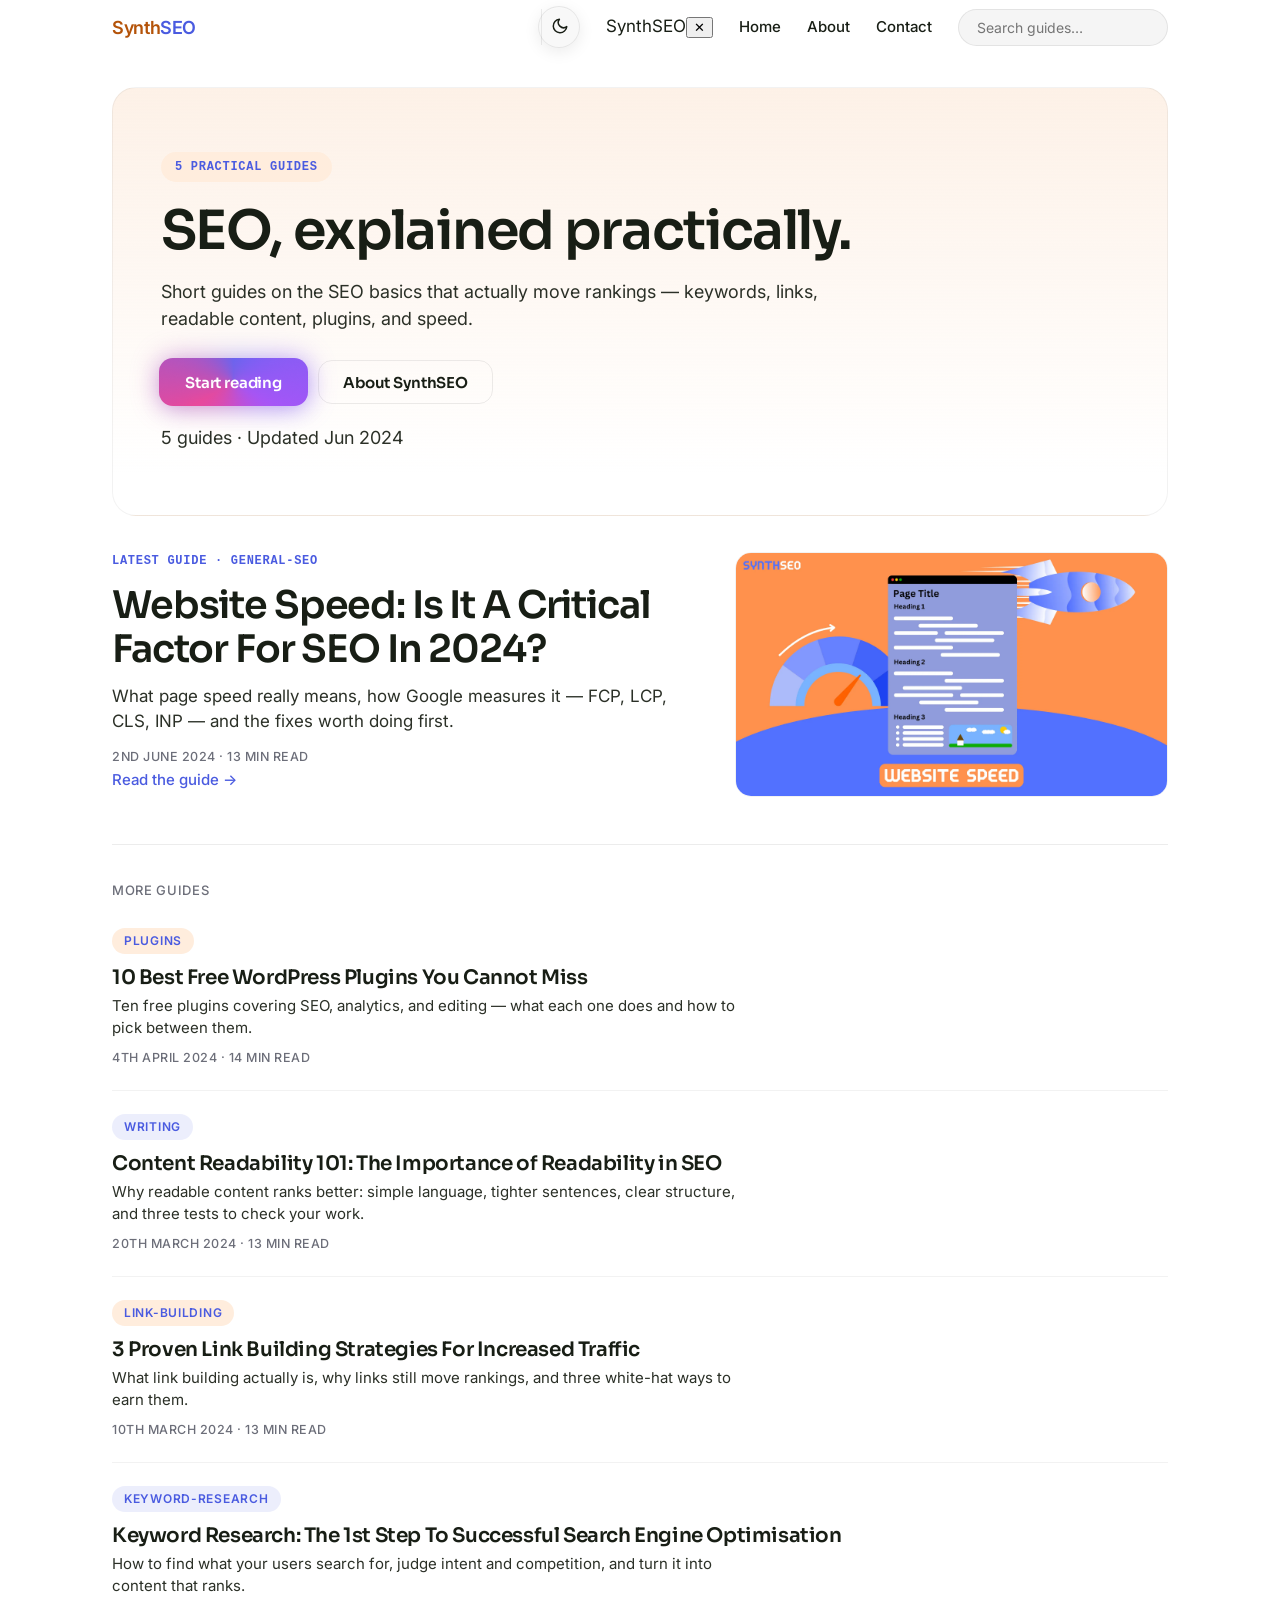
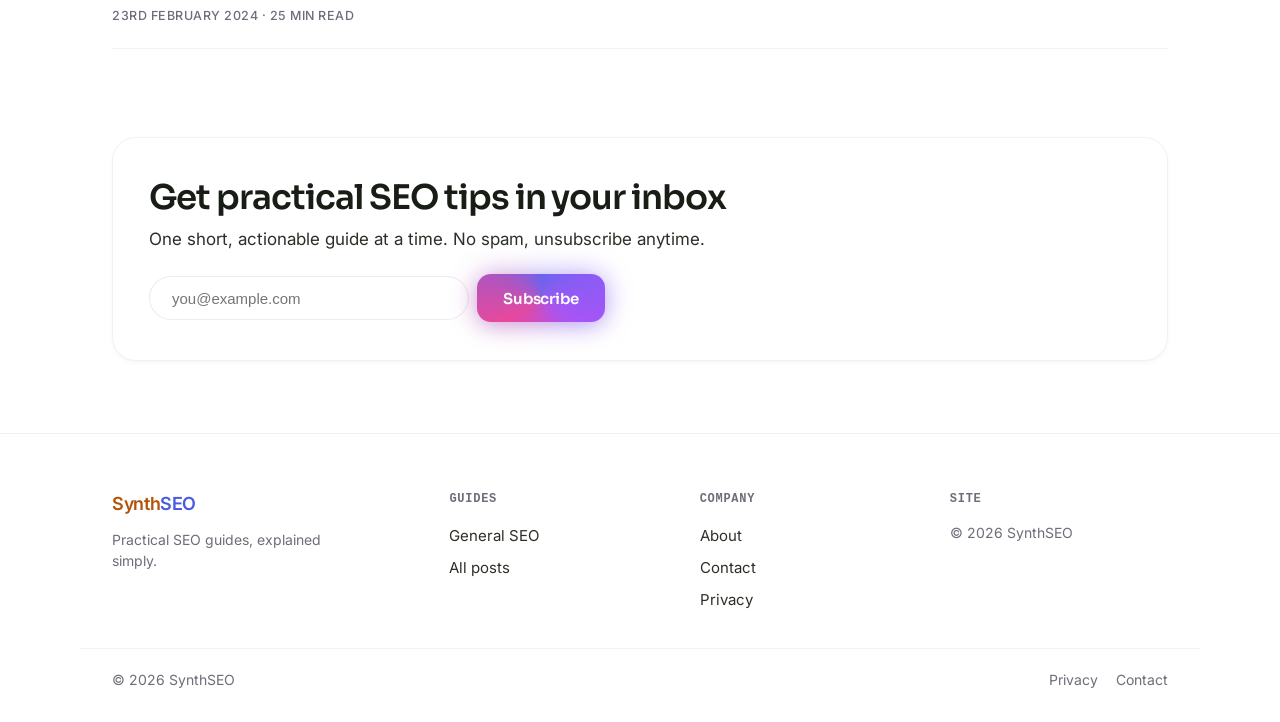
<file: index.html>
<!doctype html><html lang="en"><head><meta charset="utf-8"><meta name="viewport" content="width=device-width,initial-scale=1"><title>SynthSEO — Practical SEO guides, explained simply.</title><meta name="description" content="Practical SEO guides: keyword research, link building, readability, plugins, site speed."><link rel="canonical" href="https://synthseo.online/"><meta property="og:title" content="SynthSEO — Practical SEO guides, explained simply."><meta property="og:description" content="Practical SEO guides: keyword research, link building, readability, plugins, site speed."><meta property="og:type" content="website"><link rel="icon" href="data:image/svg+xml,%3Csvg xmlns='http://www.w3.org/2000/svg' viewBox='0 0 64 64'%3E%3Crect width='64' height='64' rx='14' fill='%234A5BE0'/%3E%3Ctext x='30' y='44' font-family='Sora,Arial,sans-serif' font-size='36' font-weight='700' fill='white' text-anchor='middle'%3ES%3C/text%3E%3Ccircle cx='47' cy='17' r='7' fill='%23FF904C'/%3E%3C/svg%3E">
<meta name="theme-color" media="(prefers-color-scheme: light)" content="#ffffff">
<meta name="theme-color" media="(prefers-color-scheme: dark)" content="#0d0d0d">
<link rel="preconnect" href="https://fonts.googleapis.com"><link rel="preconnect" href="https://fonts.gstatic.com" crossorigin><link href="https://fonts.googleapis.com/css2?family=Inter:wght@400;500;600&family=Sora:wght@600;700&display=swap" rel="stylesheet"><script>(function(){var t=null;try{t=localStorage.getItem('synthseo-theme');}catch(e){}
if(!t&&window.matchMedia&&matchMedia('(prefers-color-scheme: dark)').matches)t='dark';
if(t==='dark')document.documentElement.setAttribute('data-theme','dark');})();</script><style>

















:root{--bg:#fff;--ink:#181E15;--body:#2b3027;--muted:#6C6E79;--brand:#FF904C;--brand-deep:#4A5BE0;--brand-tint:#FFEDDD;--hero-wash:#FDF1E7;--btn:#0d0d0d;--btn-ink:#fff;--brand-ink:#B45309;
--card:#fff;--bd:rgba(13,13,13,.05);--bd2:rgba(13,13,13,.08);--code:#f5f5f5;
--sh:rgba(0,0,0,.03) 0 2px 4px;--btnsh:rgba(0,0,0,.06) 0 1px 2px;--r:16px;--max:1120px;
--display:Sora,Inter,system-ui,sans-serif;--sans:Inter,system-ui,-apple-system,"Segoe UI",Roboto,sans-serif;
--mono:"Geist Mono",ui-monospace,SFMono-Regular,Menlo,Consolas,monospace}
[data-theme=dark]{--bg:#0d0d0d;--ink:#ededed;--body:#c9c9c9;--muted:#a0a0a0;--brand:#FF904C;--brand-deep:#8DA2FF;--brand-tint:rgba(255,144,76,.16);--hero-wash:rgba(255,144,76,.10);--btn:#f5f5f5;--btn-ink:#0d0d0d;--brand-ink:#FFB27A;
--card:#141414;--bd:rgba(255,255,255,.08);--bd2:rgba(255,255,255,.12);--code:#1a1a1a;
--sh:rgba(0,0,0,.4) 0 2px 4px}
*{box-sizing:border-box}html{scroll-behavior:smooth}
body{margin:0;background:var(--bg);color:var(--ink);
font:16px/1.5 var(--sans);-webkit-font-smoothing:antialiased}
a{color:var(--ink);text-decoration:none}a:hover{color:var(--brand-deep)}
h1,h2,h3{font-family:var(--display);letter-spacing:-.02em;line-height:1.15;font-weight:600}
.wrap{max-width:var(--max);margin:0 auto;padding:0 32px}
/* header */
header.top{position:sticky;top:0;z-index:50;background:rgba(255,255,255,.08);backdrop-filter:blur(20px);-webkit-backdrop-filter:blur(20px);
border-bottom:1px solid rgba(255,255,255,.15)}
.nav{max-width:var(--max);margin:0 auto;padding:6px 32px;display:flex;align-items:center;gap:26px}
.brand{font-weight:600;font-size:18px;letter-spacing:-.02em;color:var(--brand-ink);margin-right:auto}
.brand i{font-style:normal;color:var(--brand-deep)}
.nav a.nl{color:var(--ink);font-weight:500;font-size:15px}.nav a.nl:hover{color:var(--brand-deep);text-decoration:none}
.btn{display:inline-flex;align-items:center;justify-content:center;gap:8px;
font:600 15px/1 var(--display);letter-spacing:-.01em;
padding:12px 24px;min-height:44px;border-radius:14px;border:0;cursor:pointer;
color:#fff!important;background:linear-gradient(135deg,#4A5BE0,#6B7CFF);
box-shadow:0 1px 2px rgba(13,13,13,.08),0 6px 20px rgba(74,91,224,.25);
transition:transform .15s ease,box-shadow .15s ease,filter .15s ease;text-decoration:none}
.btn:hover{transform:translateY(-1px);filter:brightness(1.05);
box-shadow:0 2px 4px rgba(13,13,13,.1),0 10px 28px rgba(74,91,224,.32);
color:#fff!important;text-decoration:none}
.btn:active{transform:translateY(0)}
.btn:focus-visible{outline:2px solid var(--brand);outline-offset:3px}
.btn:disabled,.btn[aria-disabled="true"]{opacity:.5;cursor:not-allowed;transform:none}
.btn-sm{padding:9px 18px;min-height:36px;font-size:14px;border-radius:12px}
.btn-ghost{background:transparent;color:var(--ink)!important;border:1px solid var(--bd2);box-shadow:none}
.btn-ghost:hover{background:var(--code);box-shadow:none;filter:none}
[data-theme=dark] .btn{background:linear-gradient(135deg,#8DA2FF,#4A5BE0);
box-shadow:0 6px 20px rgba(74,91,224,.35)}
[data-theme=dark] .btn-ghost{background:transparent;color:var(--ink)!important}
.ctl{display:inline-flex;align-items:center;gap:2px;background:color-mix(in srgb,var(--code) 72%,transparent);border:1px solid var(--bd2);border-radius:9999px;padding:2px;backdrop-filter:blur(20px) saturate(180%);-webkit-backdrop-filter:blur(20px) saturate(180%);box-shadow:inset 0 1px 0 rgba(255,255,255,.22),0 4px 16px rgba(0,0,0,.08)}.ctl .ham,.ctl .iconbtn{background:transparent;border:0;box-shadow:none;border-radius:9999px;width:36px;height:36px;min-width:36px;min-height:36px}.ctl .ham{margin-left:0;order:0}.ctl #themebtn{border-left:1px solid var(--bd2);border-radius:0 9999px 9999px 0}
.iconbtn{background:var(--code);border:1px solid var(--bd2);border-radius:14px;width:44px;height:44px;flex:none;
cursor:pointer;font-size:16px;line-height:1;color:var(--ink)}
.searchbox{position:relative}
.searchbox input{background:var(--code);border:1px solid var(--bd2);border-radius:9999px;color:var(--ink);
padding:9px 18px;font:14px var(--sans);width:210px;outline:none}
.searchbox input:focus{border-color:var(--brand)}
.searchres{position:absolute;top:46px;right:0;width:320px;background:var(--card);border:1px solid var(--bd2);
border-radius:var(--r);box-shadow:var(--sh);overflow:hidden;display:none}
.searchres a{display:block;padding:12px 18px;color:var(--ink)}.searchres a:hover,.searchres a.act{background:var(--code);text-decoration:none;color:var(--ink)}
.searchres small{color:var(--muted);display:block;font-size:12px}
@media(max-width:480px){.searchres{max-width:calc(100vw - 48px)}}
/* hero: atmospheric wash panel */
.hero{padding:56px 44px;margin-top:32px;text-align:left;background:linear-gradient(180deg,var(--hero-wash),transparent 90%);
border:1px solid var(--bd);border-radius:24px}
.hero.slim{padding:40px 36px;margin-top:24px}
.hero-home{padding:64px 48px}
.hero-home .eyebrow{display:inline-block;font:600 12px/1.5 var(--mono);letter-spacing:.06em;
text-transform:uppercase;color:var(--brand-deep);background:var(--brand-tint);
border-radius:9999px;padding:6px 14px;margin-bottom:18px}
.hero-home h1{font-size:clamp(36px,5.2vw,56px);font-weight:700;letter-spacing:-.035em;margin:0 0 16px}
.hero-home p.sub{font-size:18px;max-width:60ch;margin:0 0 28px}
.hero-cta{display:flex;gap:12px;flex-wrap:wrap;margin-bottom:20px}
.hero-meta{font-size:13px;color:var(--muted);margin:0}
@media(max-width:640px){.hero-home{padding:40px 24px}.hero-cta .btn{flex:1 1 100%}}
.eyebrow{display:block;font:600 12px/1.5 var(--mono);letter-spacing:.06em;text-transform:uppercase;
color:var(--brand-deep);margin-bottom:14px}
.hero h1{font-size:clamp(34px,5vw,54px);margin:0 0 16px;letter-spacing:-.03em;font-weight:600}
.hero p{color:var(--body);font-size:18px;max-width:640px;margin:0}
.readmore{font-weight:500;font-size:15px;color:var(--brand-deep)}
/* editorial list (Explore): one featured post + compact secondary rows */
.feat-post{display:grid;grid-template-columns:1.15fr .85fr;gap:36px;align-items:center;
padding:36px 0 40px;border-bottom:1px solid var(--bd2)}
.feat-post h2{font-size:clamp(26px,3.6vw,38px);margin:10px 0 12px;letter-spacing:-.03em;font-weight:600}
.feat-post h2 a{color:var(--ink)}
.feat-post p{color:var(--body);font-size:17px;margin:0 0 12px;max-width:56ch}
.feat-post img{width:100%;border-radius:var(--r);border:1px solid var(--bd)}
.rows{padding:8px 0 64px}
.rows-head{font:500 13px/1.5 var(--sans);letter-spacing:.05em;text-transform:uppercase;
color:var(--muted);margin:0;padding:28px 0 4px}
.row{padding:22px 0;border-bottom:1px solid var(--bd)}
.row h2{font-size:20px;margin:4px 0 6px;font-weight:600}.row h2 a{color:var(--ink)}
.row p{color:var(--body);font-size:15px;margin:0 0 8px;max-width:70ch}
.rows .row:nth-of-type(even) .cat{color:#4A5BE0;background:rgba(74,91,224,.10)}
[data-theme=dark] .rows .row:nth-of-type(even) .cat{color:#8DA2FF;background:rgba(141,162,255,.14)}
.cat{display:inline-block;font-size:12px;font-weight:600;letter-spacing:.06em;text-transform:uppercase;
color:var(--brand-deep);background:var(--brand-tint);border-radius:9999px;padding:4px 12px;margin-bottom:8px}
.meta{font:500 12.5px/1.6 var(--sans);letter-spacing:.04em;text-transform:uppercase;color:var(--muted)}
/* post/prose/toc rules live on post pages only — trimmed from homepage (optimizer) */
/* subscribe */
.cta{border:1px solid var(--bd);border-radius:24px;box-shadow:var(--sh);padding:40px 36px;text-align:left;
margin:24px 0 72px;background:var(--card)}
.cta h2{font-size:clamp(24px,3.4vw,34px);margin:0 0 10px;letter-spacing:-.03em;font-weight:600}
.cta p{color:var(--body);margin:0 0 24px}
.cta form{display:flex;gap:10px;justify-content:flex-start;flex-wrap:wrap}
.cta input[type=email]{border:1px solid var(--bd2);border-radius:9999px;padding:12px 22px;font-size:15px;
width:min(320px,100%);background:var(--bg);color:var(--ink);outline:none}
.cta input[type=email]:focus{border-color:var(--brand)}
.cta .ok{display:none;color:var(--brand-deep);font-weight:600}
.site-footer{border-top:1px solid var(--bd);color:var(--muted);font-size:14px;margin-top:48px}
.foot-grid{display:grid;grid-template-columns:1.4fr 1fr 1fr 1fr;gap:32px;padding:56px 32px 32px}
.f-brand p{margin:12px 0 0;max-width:28ch}
.f-k{font:600 12px/1.5 var(--mono);letter-spacing:.06em;text-transform:uppercase;color:var(--muted);margin:0 0 12px}
.site-footer nav a{display:flex;align-items:center;min-height:32px;color:var(--body);font-size:15px}
.site-footer nav a:hover{color:var(--brand-deep)}
.site-footer nav a:focus-visible{outline:2px solid var(--brand);outline-offset:3px}
.foot-base{display:flex;gap:20px;flex-wrap:wrap;align-items:center;border-top:1px solid var(--bd);padding:20px 32px 32px}
.foot-base .sp{margin-left:auto;display:flex;gap:18px}
.foot-base a{color:var(--muted)}.foot-base a:hover{color:var(--brand-deep)}
@media(max-width:768px){.foot-grid{grid-template-columns:1fr 1fr;padding:40px 20px 24px}}
@media(max-width:480px){.foot-grid{grid-template-columns:1fr}}
@media(max-width:640px){.searchbox input{width:140px}.nav{gap:14px;padding:12px 16px}.wrap{padding:0 20px}.hero{padding:40px 24px}}
/* mobile: hamburger nav, single column, fluid media + type, 44px tap targets */
/* rollout-r: clean hamburger */
.ham{display:none;flex-direction:column;align-items:center;justify-content:center;gap:5px;background:transparent;border:0;border-radius:12px;width:36px;height:36px;min-width:36px;min-height:36px;color:var(--ink);cursor:pointer;-webkit-tap-highlight-color:transparent}.ham:active{transform:scale(.94)}
.ham span{display:block;width:18px;height:2px;border-radius:2px;background:currentColor;
transition:transform .25s ease,opacity .2s ease}
.ham[aria-expanded="true"] span:nth-child(1){transform:translateY(7px) rotate(45deg)}
.ham[aria-expanded="true"] span:nth-child(2){opacity:0}
.ham[aria-expanded="true"] span:nth-child(3){transform:translateY(-7px) rotate(-45deg)}
.ham:focus-visible{outline:2px solid var(--brand);outline-offset:3px}.ham,.mx,.menu a.nl,#themebtn{-webkit-tap-highlight-color:transparent;tap-highlight-color:transparent}@media(max-width:360px){.brand{font-size:15px;max-width:44vw;overflow:hidden;text-overflow:ellipsis;white-space:nowrap}}
@media(max-width:768px){.ctl .ham{display:inline-flex}}
img{max-width:100%;height:auto}
/* (.prose table/pre/img rules live on post pages only — trimmed) */
body{font-size:clamp(15px,.4vw + 14px,17px)}
@media(max-width:768px){
.nav{flex-wrap:wrap;gap:8px;padding:4px 10px;position:relative}
.ctl{display:inline-flex;margin-left:auto;order:2}.ctl .ham{display:inline-flex;align-items:center;justify-content:center}.nav .brand{order:0;margin:0;position:absolute;left:50%;top:50%;transform:translate(calc(-50% - 4px),-50%)}#themebtn{order:3;margin-left:auto}.ctl .ham{box-shadow:none}.ctl #themebtn{width:36px;height:36px;min-width:36px;min-height:36px;border-radius:9999px;background:transparent;border:0;box-shadow:none;backdrop-filter:none;-webkit-backdrop-filter:none}.ctl #themebtn{border-left:0}
.nav a.nl{display:none;width:100%;padding:12px 4px;min-height:44px;font-size:16px}
.nav .searchbox{display:none;width:100%;order:4}
.nav .searchbox input{width:100%;padding:6px 12px;font-size:14px}
.brand{font-size:16px}.nav.open a.nl,.nav.open .searchbox{display:block}
.feat-post{grid-template-columns:1fr;gap:20px;padding:28px 0 32px}
.hero{padding:40px 24px;margin-top:20px}
.hero h1{font-size:clamp(30px,8vw,42px)}
.hero p{font-size:clamp(16px,4.5vw,18px)}
/* (article.post/.prose mobile rules live on post pages only — trimmed) */
.btn{min-height:44px;display:inline-flex;align-items:center;justify-content:center}
.cta{padding:40px 20px}
.wrap{padding:0 20px}
}

/* (breadcrumbs/post-grid/share rules live on post pages only — trimmed from homepage) */

/* reader: readbar (live on homepage; author/keep/side-dock rules live on post pages only — trimmed) */
.readbar{position:absolute;bottom:0;left:0;right:0;height:3px;z-index:1;background:transparent}
.readbar i{display:block;height:100%;width:0;background:linear-gradient(90deg,var(--brand),var(--brand-deep))}
.menu{display:contents}html.nav-lock,html.nav-lock body{overflow:hidden}@media(max-width:768px){.menu{position:fixed;top:0;left:0;bottom:0;width:min(320px,86vw);z-index:70;display:flex;flex-direction:column;gap:4px;padding:16px 20px 32px;overflow-y:auto;background:rgba(255,255,255,.08);backdrop-filter:blur(20px);-webkit-backdrop-filter:blur(20px);border-right:1px solid rgba(255,255,255,.15);box-shadow:24px 0 64px rgba(0,0,0,.18);transform:translateX(-105%);transition:transform .3s cubic-bezier(.32,.72,.35,1)}.nav.open .menu{transform:none}.nav.open::after{content:"";position:fixed;inset:0;z-index:60;background:rgba(0,0,0,.45)}
header.top:has(.nav.open){backdrop-filter:none;-webkit-backdrop-filter:none;background:var(--bg)}.nav.open .ctl{visibility:hidden}.nav .menu a.nl{display:flex;align-items:center;justify-content:space-between;min-height:52px;width:auto;font-size:17px;padding:8px 12px;border-radius:12px}.nav .menu a.nl::after{content:"\203A";color:var(--muted);font-size:22px;line-height:1}.nav .menu a.nl:hover{background:var(--code);text-decoration:none}.nav .menu .searchbox{display:block;width:100%;order:0;margin-top:12px}.nav .menu .searchbox input{width:100%;background:rgba(255,255,255,.08);border:1px solid rgba(255,255,255,.15);backdrop-filter:blur(20px);-webkit-backdrop-filter:blur(20px)}.mhead{display:none}@media(max-width:768px){.mhead{display:flex;align-items:center;justify-content:space-between;margin-bottom:12px}}.mhead span{font:600 17px var(--display);color:var(--brand-ink)}.mhead .mx{width:44px;height:44px;border-radius:50%;background:transparent;border:0;color:var(--ink);font-size:18px;cursor:pointer}}
/* a11y: skip link, visible focus, TOC depth, reduced motion */
.skip{position:absolute;left:16px;top:-72px;z-index:100;background:var(--ink);color:var(--bg);padding:12px 20px;border-radius:10px;font-weight:600;text-decoration:none}
.skip:focus{top:12px;color:var(--bg);text-decoration:none}
.vh{position:absolute!important;width:1px;height:1px;margin:-1px;padding:0;overflow:hidden;clip:rect(0 0 0 0);white-space:nowrap;border:0}
a:focus-visible,button:focus-visible,input:focus-visible,summary:focus-visible,[tabindex]:focus-visible{outline:2px solid var(--brand);outline-offset:2px}
@media (prefers-reduced-motion:reduce){html{scroll-behavior:auto}*,*::before,*::after{transition:none!important;animation:none!important}}

















/* v2 animation pass (libs-research steps 1-4): pure CSS, 0KB libs, additive; smooth-scroll lib excluded per owner */
@media (prefers-reduced-motion:no-preference){
:root{--v2-ease:cubic-bezier(.2,.7,.2,1);--v2-fast:.18s;--v2-med:.3s}
.btn{transition:transform var(--v2-fast) var(--v2-ease),box-shadow var(--v2-fast) var(--v2-ease),filter var(--v2-fast) var(--v2-ease)}
.btn:active{transform:scale(.97)}
.btn-ghost:active{transform:scale(.97)}
.ham span{transition:transform var(--v2-med) var(--v2-ease),opacity .2s ease}
html.nav-lock,html.nav-lock body{overflow:hidden}
@media(max-width:768px){.nav .menu>*{transition:opacity var(--v2-med) var(--v2-ease),translate var(--v2-med) var(--v2-ease)}.nav:not(.open) .menu>*{opacity:0;translate:-12px 0}.nav.open .menu>*{opacity:1;translate:0 0}.nav.open .menu>:nth-child(1){transition-delay:.05s}.nav.open .menu>:nth-child(2){transition-delay:.09s}.nav.open .menu>:nth-child(3){transition-delay:.13s}.nav.open .menu>:nth-child(4){transition-delay:.17s}.nav.open .menu>:nth-child(5){transition-delay:.21s}.nav.open .menu>:nth-child(6){transition-delay:.25s}}
@keyframes v2rise{from{opacity:0;translate:0 24px}}
.hero>:nth-child(1){animation:v2rise .7s var(--v2-ease) both;animation-delay:.05s}.hero>:nth-child(2){animation:v2rise .7s var(--v2-ease) both;animation-delay:.15s}.hero>:nth-child(3){animation:v2rise .7s var(--v2-ease) both;animation-delay:.25s}.hero>:nth-child(4){animation:v2rise .7s var(--v2-ease) both;animation-delay:.35s}.hero>:nth-child(5){animation:v2rise .7s var(--v2-ease) both;animation-delay:.45s}
html.v2js .feat-post,html.v2js .rows .row,html.v2js .keep-card,html.v2js .cta,html.v2js .author{opacity:0;translate:0 24px;transition:opacity .7s var(--v2-ease),translate .7s var(--v2-ease)}
html.v2js .feat-post.in,html.v2js .rows .row.in,html.v2js .keep-card.in,html.v2js .cta.in,html.v2js .author.in{opacity:1;translate:0 0}
@keyframes v2foot{from{opacity:0;translate:0 16px}}
.site-footer{animation:v2foot .7s var(--v2-ease) both;animation-timeline:view();animation-range:entry 0% entry 40%}
@supports (animation-timeline:scroll()){.readbar i{width:100%!important;transform-origin:0 50%;transform:scaleX(0);animation:v2read linear both;animation-timeline:scroll()}@keyframes v2read{to{transform:scaleX(1)}}}
[data-theme=dark] .nav.open::after{background:rgba(0,0,0,.6)}
/* v2-mobile-calm
/* rollout-f: header/ scroll calm on phones */
@media(max-width:768px){/* rollout-j: header glass matches TOC-pill recipe */
/* rollout-k: pill + menu calm on phones */
/* rollout-l: frost richness on phones */
/* rollout-m: floating header pill on phones */


@media(max-width:768px){header.top{top:12px;margin:0 12px;border-radius:22px;border:1px solid rgba(255,255,255,.15)!important;box-shadow:0 8px 32px rgba(0,0,0,.12);overflow:visible}}
@media(max-width:768px){header.top{backdrop-filter:blur(20px) saturate(1.6)!important;-webkit-backdrop-filter:blur(20px) saturate(1.6)!important}.ctl{backdrop-filter:blur(20px) saturate(1.6)!important;-webkit-backdrop-filter:blur(20px) saturate(1.6)!important}.menu{backdrop-filter:blur(20px) saturate(1.6)!important;-webkit-backdrop-filter:blur(20px) saturate(1.6)!important}}
@media(max-width:768px){.ctl{background:rgba(255,255,255,.08)!important;backdrop-filter:blur(20px)!important;-webkit-backdrop-filter:blur(20px)!important;border-color:rgba(255,255,255,.15)!important}.nav:not(.open) .menu>*,.nav .menu>*{transition:opacity .18s ease!important;translate:none!important}.nav.open .menu>:nth-child(n){transition-delay:0s!important}}
header.top{background:rgba(255,255,255,.08)!important;backdrop-filter:blur(20px)!important;-webkit-backdrop-filter:blur(20px)!important}.menu{background:rgba(255,255,255,.08)!important;backdrop-filter:blur(20px)!important;-webkit-backdrop-filter:blur(20px)!important}[data-theme=dark] .menu{background:rgba(13,13,13,.72)!important;border-right:1px solid var(--bd2)!important}@media(max-width:768px){.menu{background:rgba(255,255,255,.92)!important}}@media(max-width:768px){[data-theme=dark] .menu{background:rgba(20,20,20,.94)!important}}.readbar i{animation:none!important;transform:none!important}html{scroll-behavior:auto!important}} (rollout-e): static content on phones */
@media(max-width:768px){html.v2js .feat-post,html.v2js .rows .row,html.v2js .keep-card,html.v2js .cta,html.v2js .author{opacity:1!important;translate:none!important;transition:none!important}.site-footer{animation:none!important}.hero>:nth-child(n){animation-duration:.01s!important;animation-delay:0s!important}}
}/* v3 top-5 polish (libs-research Part 2 ranks 1-3): 0KB libs, additive; smooth-scroll lib excluded per owner */
@property --v3-a{syntax:'<angle>';inherits:false;initial-value:0deg}
@media (prefers-reduced-motion:no-preference) and (min-width:769px){
@view-transition{navigation:auto}
html{scroll-behavior:smooth}
.prose h2[id],.prose h3[id]{scroll-margin-top:84px}
.btn:not(.btn-ghost){position:relative;isolation:isolate}
.btn:not(.btn-ghost)::before{content:"";position:absolute;inset:-2px;z-index:-1;border-radius:inherit;background:conic-gradient(from var(--v3-a),#6366f1,#a855f7,#ec4899,#6366f1);animation:v3spin 3.5s linear infinite}
.btn:not(.btn-ghost)::after{content:"";position:absolute;inset:-2px;z-index:-1;border-radius:inherit;background:conic-gradient(from var(--v3-a),#6366f1,#a855f7,#ec4899,#6366f1);filter:blur(14px);opacity:.5;animation:v3spin 3.5s linear infinite}
.btn:not(.btn-ghost):hover::after{opacity:.9}
@keyframes v3spin{to{--v3-a:360deg}}
[data-theme=dark] .btn:not(.btn-ghost)::after{opacity:.65}
}/* rollout-q: slim mobile header to pill height */
@media(max-width:768px){.nav{padding:2px 10px!important;gap:10px!important}#topnav .ham{width:36px!important;height:36px!important;min-width:36px!important;min-height:36px!important}#themebtn{height:36px!important;min-height:36px!important;width:36px!important;min-width:36px!important}.brand{font-size:16px}}
/* rollout-u: chromeless mobile controls */
@media(max-width:768px){.nav .ctl{background:transparent!important;border:0!important;box-shadow:none!important;backdrop-filter:none!important;-webkit-backdrop-filter:none!important;padding:0!important;gap:6px!important}}
/* rollout-v: ham left, theme right on phones */
@media(max-width:768px){.nav .ctl{display:contents!important}#topnav .ham{order:1!important;margin:0!important}#themebtn{order:2!important;margin-left:auto!important}}
/* rollout-w: drawer interior rebuild */
@media(max-width:768px){.nav.open .brand{visibility:hidden!important}.nav.open .menu>*{flex:none!important}.nav.open .menu .mhead{display:flex!important;align-items:center!important;justify-content:space-between!important;width:100%!important;min-height:44px!important}.nav.open .menu a.nl{width:100%!important}.nav.open .menu .searchbox{display:block!important;width:100%!important;margin:12px 0 4px!important}.nav.open .menu .searchbox input{width:100%!important}}
/* rollout-x: drawer escapes header containing block when open */
header.top:has(.nav.open){backdrop-filter:none!important;-webkit-backdrop-filter:none!important}

/* rollout-ab: no readbar line anywhere */
.readbar{display:none!important}
:root{--mf:180ms;--mm:300ms;--ms:700ms;--me:cubic-bezier(.2,.7,.2,1);--mr:24px}
@keyframes qm-rise{from{opacity:0;translate:0 var(--mr)}to{opacity:1;translate:0 0}}
html.qm .rv{opacity:0;translate:0 var(--mr);transition:opacity var(--ms) var(--me),translate var(--ms) var(--me)}
html.qm .rv.in{opacity:1;translate:0 0}
@supports (animation-timeline:view()){html.qm .rv{animation:qm-rise var(--ms) var(--me) both;animation-timeline:view();animation-range:entry}}
html.qm .rows .row,html.qm .feat-post,html.qm .keep-card{transition:opacity var(--ms) var(--me),translate var(--ms) var(--me),transform var(--mf)}
@media(hover:hover){html.qm .rows .row:hover,html.qm .feat-post:hover,html.qm .keep-card:hover{transform:translateY(-2px);border-color:var(--brand-deep)}}
.hero>:nth-child(2){animation-delay:.06s}.hero>:nth-child(3){animation-delay:.12s}.hero>:nth-child(4){animation-delay:.18s}.hero>:nth-child(5){animation-delay:.24s}
.row h2 a,.keep-card h3 a,.readmore{background:linear-gradient(currentColor,currentColor) 0 100%/0% 1px no-repeat;transition:background-size var(--mf) var(--me)}
.row h2 a:hover,.keep-card h3 a:hover,.readmore:hover{background-size:100% 1px}
#themebtn svg{transition:rotate var(--mm) var(--me)}@media(hover:hover){#themebtn:hover svg{rotate:40deg}}
.searchres a{transition:translate var(--mf) var(--me)}.searchres a:hover,.searchres a.act{translate:2px 0}
@media(min-width:769px){header.top.is-scrolled{backdrop-filter:blur(28px) saturate(1.6);-webkit-backdrop-filter:blur(28px) saturate(1.6)}}
@media(prefers-reduced-motion:reduce){
.rv{opacity:1!important;translate:none!important;animation:none!important;transition:none!important}.hero>*{animation:none!important;transition:none!important}
.rows .row:hover,.feat-post:hover,.keep-card:hover{transform:none!important}
#themebtn svg{rotate:none!important}}
</style></head><body><a class="skip" href="#main">Skip to content</a><header class="top"><nav class="nav" id="topnav" aria-label="Primary"><a class="brand" href="/">Synth<i>SEO</i></a><span class="ctl" role="group" aria-label="Page controls"><button class="ham" onclick="__toggleNav()" aria-label="Open menu" aria-expanded="false" aria-controls="mmenu"><span></span><span></span><span></span></button><button class="iconbtn" id="themebtn" onclick="__toggleTheme()" aria-label="Switch to dark mode" aria-pressed="false"><svg width="18" height="18" viewBox="0 0 24 24" fill="none" stroke="currentColor" stroke-width="2" stroke-linecap="round" stroke-linejoin="round" aria-hidden="true"><path d="M21 12.8A9 9 0 1 1 11.2 3a7 7 0 0 0 9.8 9.8z"/></svg></button></span><div class="menu" id="mmenu"><div class="mhead"><span>SynthSEO</span><button class="mx" type="button" aria-label="Close menu" onclick="__closeNav(true)">✕</button></div><a class="nl" href="/">Home</a><a class="nl" href="/about/">About</a><a class="nl" href="/contact/">Contact</a><span class="searchbox" role="search"><label class="vh" for="q">Search guides</label><input id="q" type="search" placeholder="Search guides…" autocomplete="off" aria-controls="qres" aria-expanded="false" role="combobox" aria-autocomplete="list" aria-haspopup="listbox"><span class="searchres" id="qres" role="listbox" aria-label="Search suggestions"></span></span></div></nav><div class="readbar" aria-hidden="true"><i id="readbarfill"></i></div></header><main class="wrap" id="main" tabindex="-1"><div class="hero hero-home"><span class="eyebrow rv">5 practical guides</span><h1 class="rv">SEO, explained practically.</h1><p class="sub rv">Short guides on the SEO basics that actually move rankings — keywords, links, readable content, plugins, and speed.</p><div class="hero-cta rv"><a class="btn" href="/general-seo/website-speed-in-seo/">Start reading</a><a class="btn btn-ghost" href="/about/">About SynthSEO</a></div><p class="hero-meta rv">5 guides · Updated Jun 2024</p></div><article class="feat-post rv"><div><span class="eyebrow">Latest guide · general-seo</span><h2><a href="/general-seo/website-speed-in-seo/">Website Speed: Is It A Critical Factor For SEO In 2024?</a></h2><p>What page speed really means, how Google measures it — FCP, LCP, CLS, INP — and the fixes worth doing first.</p><div class="meta">2nd June 2024 · 13 min read</div><p><a class="readmore" href="/general-seo/website-speed-in-seo/">Read the guide →</a></p></div><a href="/general-seo/website-speed-in-seo/" tabindex="-1" aria-hidden="true"><picture><source srcset="/uploads/2024/06/14.webp" type="image/webp"><img width="2240" height="1260" fetchpriority="high" loading="eager" src="/uploads/2024/06/14.png" alt="Website Speed: Is It A Critical Factor For SEO In 2024?" onerror="this.style.display='none'"></picture></a></article><div class="rows"><p class="rows-head">More guides</p><div class="row rv"><span class="cat">plugins</span><h2><a href="/plugins/best-free-wordpress-plugins/">10 Best Free WordPress Plugins You Cannot Miss</a></h2><p>Ten free plugins covering SEO, analytics, and editing — what each one does and how to pick between them.</p><div class="meta">4th April 2024 · 14 min read</div></div><div class="row rv"><span class="cat">writing</span><h2><a href="/writing/importance-of-readability-in-seo/">Content Readability 101: The Importance of Readability in SEO</a></h2><p>Why readable content ranks better: simple language, tighter sentences, clear structure, and three tests to check your work.</p><div class="meta">20th March 2024 · 13 min read</div></div><div class="row rv"><span class="cat">link-building</span><h2><a href="/link-building/proven-link-building-strategies/">3 Proven Link Building Strategies For Increased Traffic</a></h2><p>What link building actually is, why links still move rankings, and three white-hat ways to earn them.</p><div class="meta">10th March 2024 · 13 min read</div></div><div class="row rv"><span class="cat">keyword-research</span><h2><a href="/keyword-research/keyword-research-first-step/">Keyword Research: The 1st Step To Successful Search Engine Optimisation</a></h2><p>How to find what your users search for, judge intent and competition, and turn it into content that ranks.</p><div class="meta">23rd February 2024 · 25 min read</div></div></div><section class="cta rv" aria-labelledby="nl-h"><h2 id="nl-h">Get practical SEO tips in your inbox</h2><p>One short, actionable guide at a time. No spam, unsubscribe anytime.</p><form aria-label="Subscribe to SEO tips" onsubmit="return __subscribe(this)"><label class="vh" for="nl-email">Email address</label><input id="nl-email" name="email" type="email" required placeholder="you@example.com" autocomplete="email"><button class="btn" type="submit">Subscribe</button></form><p class="ok" role="status" aria-live="polite" tabindex="-1">You're on the list — welcome aboard!</p></section></main><footer class="site-footer"><div class="wrap foot-grid"><div class="f-brand"><a class="brand" href="/">Synth<i>SEO</i></a><p>Practical SEO guides, explained simply.</p></div><nav aria-label="Guides"><p class="f-k">Guides</p><a href="/general-seo/">General SEO</a><a href="/blogs/">All posts</a></nav><nav aria-label="Company"><p class="f-k">Company</p><a href="/about/">About</a><a href="/contact/">Contact</a><a href="/privacy/">Privacy</a></nav><div class="f-meta"><p class="f-k">Site</p><p>© 2026 SynthSEO</p></div></div><div class="wrap foot-base"><span>© 2026 SynthSEO</span><span class="sp"><a href="/privacy/">Privacy</a><a href="/contact/">Contact</a></span></div></footer><script>window.__POSTS=[{"t":"Website Speed: Is It A Critical Factor For SEO In 2024?","u":"/general-seo/website-speed-in-seo/","d":"What page speed really means, how Google measures it — FCP, LCP, CLS, INP — and the fixes worth doing first.","c":"general-seo","r":"13 min read"},{"t":"10 Best Free WordPress Plugins You Cannot Miss","u":"/plugins/best-free-wordpress-plugins/","d":"Ten free plugins covering SEO, analytics, and editing — what each one does and how to pick between them.","c":"plugins","r":"14 min read"},{"t":"Content Readability 101: The Importance of Readability in SEO","u":"/writing/importance-of-readability-in-seo/","d":"Why readable content ranks better: simple language, tighter sentences, clear structure, and three tests to check your work.","c":"writing","r":"13 min read"},{"t":"3 Proven Link Building Strategies For Increased Traffic","u":"/link-building/proven-link-building-strategies/","d":"What link building actually is, why links still move rankings, and three white-hat ways to earn them.","c":"link-building","r":"13 min read"},{"t":"Keyword Research: The 1st Step To Successful Search Engine Optimisation","u":"/keyword-research/keyword-research-first-step/","d":"How to find what your users search for, judge intent and competition, and turn it into content that ranks.","c":"keyword-research","r":"25 min read"}];</script><script>
(function(){var box=document.getElementById('q'),res=document.getElementById('qres');
if(!box)return;var idx=window.__POSTS||[],act=-1;
function show(){res.style.display='block';box.setAttribute('aria-expanded','true');}
function hide(){res.style.display='none';box.setAttribute('aria-expanded','false');}
function setHi(l){var a=res.querySelectorAll('a'),k;for(k=0;k<a.length;k++){a[k].classList.remove('act');a[k].setAttribute('aria-selected','false');}if(!a.length){box.removeAttribute('aria-activedescendant');act=-1;return;}act=l<0?a.length-1:(l>=a.length?0:l);if(!a[act].id)a[act].id='qr'+act;a[act].classList.add('act');a[act].setAttribute('aria-selected','true');box.setAttribute('aria-activedescendant',a[act].id);}
function go(){var s=box.value.trim().toLowerCase();
if(s.length<2){hide();return;}
var T=[],D=[],i,p;for(i=0;i<idx.length;i++){p=idx[i];if((p.t+' '+(p.c||'')).toLowerCase().indexOf(s)>-1)T.push(p);else if((p.d||'').toLowerCase().indexOf(s)>-1)D.push(p);}var hits=T.concat(D).slice(0,6);act=-1;box.removeAttribute('aria-activedescendant');
if(!hits.length){res.innerHTML='<span style="display:block;padding:12px 18px"><small>No results</small></span>';show();return;}
res.innerHTML=hits.map(function(p){return '<a role="option" aria-selected="false" href="'+p.u+'">'+p.t+'<small>'+p.c+' · '+p.r+'</small></a>';}).join('');
show();}
box.addEventListener('input',go);box.addEventListener('focus',go);
box.addEventListener('keydown',function(e){var a=res.querySelectorAll('a');if(e.key==='Escape'){hide();box.blur();}else if(e.key==='ArrowDown'){if(!a.length)return;e.preventDefault();if(res.style.display!=='block')show();setHi(act+1);}else if(e.key==='ArrowUp'){if(!a.length)return;e.preventDefault();setHi(act-1);}else if(e.key==='Enter'){var t=a[act]||a[0];if(t)window.location.href=t.getAttribute('href');}});
document.addEventListener('click',function(e){if(!res.contains(e.target)&&e.target!==box)hide();});})();</script><script>
(function(){var MOON="<svg width=\"18\" height=\"18\" viewBox=\"0 0 24 24\" fill=\"none\" stroke=\"currentColor\" stroke-width=\"2\" stroke-linecap=\"round\" stroke-linejoin=\"round\" aria-hidden=\"true\"><path d=\"M21 12.8A9 9 0 1 1 11.2 3a7 7 0 0 0 9.8 9.8z\"/></svg>",SUN="<svg width=\"18\" height=\"18\" viewBox=\"0 0 24 24\" fill=\"none\" stroke=\"currentColor\" stroke-width=\"2\" stroke-linecap=\"round\" stroke-linejoin=\"round\" aria-hidden=\"true\"><circle cx=\"12\" cy=\"12\" r=\"4\"/><path d=\"M12 2v2m0 16v2M4.9 4.9l1.4 1.4m11.4 11.4 1.4 1.4M2 12h2m16 0h2M4.9 19.1l1.4-1.4m11.4-11.4 1.4-1.4\"/></svg>";
function paint(){var b=document.getElementById('themebtn');if(!b)return;
var dark=document.documentElement.getAttribute('data-theme')==='dark';
b.innerHTML=dark?SUN:MOON;
b.setAttribute('aria-pressed',dark?'true':'false');
b.setAttribute('aria-label',dark?'Switch to light mode':'Switch to dark mode');}
paint();
window.__toggleTheme=function(){var el=document.documentElement;
var next=el.getAttribute('data-theme')==='dark'?'light':'dark';
if(next==='light')el.removeAttribute('data-theme');else el.setAttribute('data-theme',next);
try{localStorage.setItem('synthseo-theme',next);}catch(e){}
paint();};})();</script><script>(function(){function ham(){return document.querySelector('#topnav .ham');}
window.__toggleNav=function(){var n=document.getElementById('topnav');if(!n)return;
var open=n.classList.toggle('open');document.documentElement.classList.toggle('nav-lock',open);var b=ham();
if(b){b.setAttribute('aria-expanded',open?'true':'false');b.setAttribute('aria-label',open?'Close menu':'Open menu');}if(open){var m=document.querySelector('#mmenu .mx');if(m){try{m.focus();}catch(e){}}}};
window.__closeNav=function(refocus){var n=document.getElementById('topnav');if(!n||!n.classList.contains('open'))return;n.classList.remove('open');document.documentElement.classList.remove('nav-lock');var b=ham();if(b){b.setAttribute('aria-expanded','false');b.setAttribute('aria-label','Open menu');if(refocus===true){try{b.focus();}catch(e){}}}};
document.addEventListener('click',function(e){var n=document.getElementById('topnav');if(!n||!n.classList.contains('open'))return;if(e.target===n||!n.contains(e.target)){window.__closeNav();}});
document.addEventListener('keydown',function(e){if(e.key==='Escape'){if(e.target&&e.target.id==='q')return;var n=document.getElementById('topnav');if(n&&n.classList.contains('open')){window.__closeNav(true);}}});
var m=document.getElementById('mmenu');if(m){m.addEventListener('click',function(e){var a=e.target&&e.target.closest?e.target.closest('a'):null;if(a)window.__closeNav();});}
var mx=document.querySelector('#mmenu .mx');if(mx){mx.addEventListener('keydown',function(e){if(e.key==='Escape'){window.__closeNav(true);}});}
var t=document.querySelector('details.toc-card');if(t&&window.innerWidth<901)t.removeAttribute('open');})();</script><script>(function(){var KIT_FORM_ID='REPLACE_WITH_KIT_FORM_ID';window.__subscribe=function(f){var em=f.querySelector('input[type=email]');var ok=f.nextElementSibling;function done(){f.style.display='none';ok.style.display='block';try{ok.focus();}catch(e){}}if(!em||!em.value||KIT_FORM_ID.indexOf('REPLACE')===0){done();return false;}fetch('https://app.kit.com/forms/'+KIT_FORM_ID+'/subscriptions',{method:'POST',headers:{'Content-Type':'application/x-www-form-urlencoded'},body:'email_address='+encodeURIComponent(em.value)}).then(done,function(){em.name='email_address';f.setAttribute('action','https://app.kit.com/forms/'+KIT_FORM_ID+'/subscriptions');f.setAttribute('method','post');f.removeAttribute('onsubmit');f.submit();});return false;};})();</script><script>(function(){var f=document.getElementById('readbarfill');if(!f)return;function u(){var h=document.documentElement;var m=h.scrollHeight-h.clientHeight;f.style.width=(m>0?(h.scrollTop/m*100):0)+'%';}window.addEventListener('scroll',u,{passive:true});u();})();</script><script>(function(){var d=document.documentElement;d.classList.add('v2js');if(window.matchMedia&&matchMedia('(prefers-reduced-motion: no-preference)').matches)d.classList.add('qm');var els=document.querySelectorAll('.feat-post,.rows .row,.keep-card,.cta,.author,.rv');if(!('IntersectionObserver' in window)){for(var a=0;a<els.length;a++){els[a].classList.add('in');}return;}var o=new IntersectionObserver(function(es){for(var j=0;j<es.length;j++){if(es[j].isIntersecting){es[j].target.classList.add('in');o.unobserve(es[j].target);}}},{threshold:.12,rootMargin:'0px 0px -8% 0px'});for(var k=0;k<els.length;k++){els[k].style.transitionDelay=((k%4)*60)+'ms';o.observe(els[k]);}})();</script><script>(function(){var h=document.querySelector('header');if(h){var u=function(){h.classList.toggle('is-scrolled',scrollY>8)};addEventListener('scroll',u,{passive:!0});u()}})();</script></body></html>
</file>
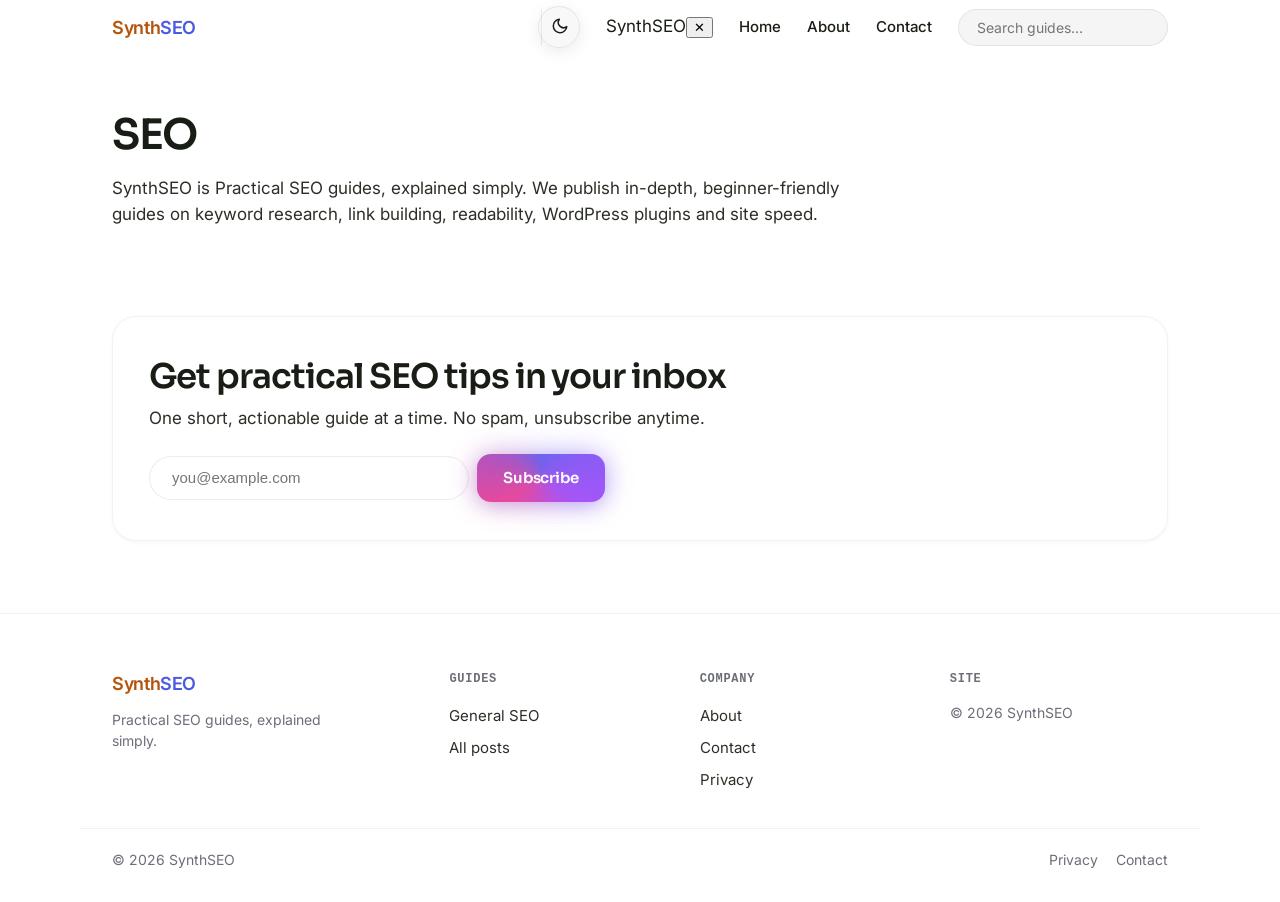
<file: about/index.html>
<!doctype html><html lang="en"><head><meta charset="utf-8"><meta name="viewport" content="width=device-width,initial-scale=1"><title>SEO</title><meta name="description" content="Practical SEO guides, explained simply."><link rel="canonical" href="https://synthseo.online/about/"><meta property="og:title" content="SEO"><meta property="og:description" content="Practical SEO guides, explained simply."><meta property="og:type" content="website"><link rel="icon" href="data:image/svg+xml,%3Csvg xmlns='http://www.w3.org/2000/svg' viewBox='0 0 64 64'%3E%3Crect width='64' height='64' rx='14' fill='%234A5BE0'/%3E%3Ctext x='30' y='44' font-family='Sora,Arial,sans-serif' font-size='36' font-weight='700' fill='white' text-anchor='middle'%3ES%3C/text%3E%3Ccircle cx='47' cy='17' r='7' fill='%23FF904C'/%3E%3C/svg%3E">
<meta name="theme-color" media="(prefers-color-scheme: light)" content="#ffffff">
<meta name="theme-color" media="(prefers-color-scheme: dark)" content="#0d0d0d">
<link rel="preconnect" href="https://fonts.googleapis.com"><link rel="preconnect" href="https://fonts.gstatic.com" crossorigin><link href="https://fonts.googleapis.com/css2?family=Inter:wght@400;500;600&family=Sora:wght@600;700&display=swap" rel="stylesheet"><script>(function(){var t=null;try{t=localStorage.getItem('synthseo-theme');}catch(e){}
if(!t&&window.matchMedia&&matchMedia('(prefers-color-scheme: dark)').matches)t='dark';
if(t==='dark')document.documentElement.setAttribute('data-theme','dark');})();</script><style>

















:root{--bg:#fff;--ink:#181E15;--body:#2b3027;--muted:#6C6E79;--brand:#FF904C;--brand-deep:#4A5BE0;--brand-tint:#FFEDDD;--hero-wash:#FDF1E7;--btn:#0d0d0d;--btn-ink:#fff;--brand-ink:#B45309;
--card:#fff;--bd:rgba(13,13,13,.05);--bd2:rgba(13,13,13,.08);--code:#f5f5f5;
--sh:rgba(0,0,0,.03) 0 2px 4px;--btnsh:rgba(0,0,0,.06) 0 1px 2px;--r:16px;--max:1120px;
--display:Sora,Inter,system-ui,sans-serif;--sans:Inter,system-ui,-apple-system,"Segoe UI",Roboto,sans-serif;
--mono:"Geist Mono",ui-monospace,SFMono-Regular,Menlo,Consolas,monospace}
[data-theme=dark]{--bg:#0d0d0d;--ink:#ededed;--body:#c9c9c9;--muted:#a0a0a0;--brand:#FF904C;--brand-deep:#8DA2FF;--brand-tint:rgba(255,144,76,.16);--hero-wash:rgba(255,144,76,.10);--btn:#f5f5f5;--btn-ink:#0d0d0d;--brand-ink:#FFB27A;
--card:#141414;--bd:rgba(255,255,255,.08);--bd2:rgba(255,255,255,.12);--code:#1a1a1a;
--sh:rgba(0,0,0,.4) 0 2px 4px}
*{box-sizing:border-box}html{scroll-behavior:smooth}
body{margin:0;background:var(--bg);color:var(--ink);
font:16px/1.5 var(--sans);-webkit-font-smoothing:antialiased}
a{color:var(--ink);text-decoration:none}a:hover{color:var(--brand-deep)}
h1,h2,h3{font-family:var(--display);letter-spacing:-.02em;line-height:1.15;font-weight:600}
.wrap{max-width:var(--max);margin:0 auto;padding:0 32px}
/* header */
header.top{position:sticky;top:0;z-index:50;background:rgba(255,255,255,.08);backdrop-filter:blur(20px);-webkit-backdrop-filter:blur(20px);
border-bottom:1px solid rgba(255,255,255,.15)}
.nav{max-width:var(--max);margin:0 auto;padding:6px 32px;display:flex;align-items:center;gap:26px}
.brand{font-weight:600;font-size:18px;letter-spacing:-.02em;color:var(--brand-ink);margin-right:auto}
.brand i{font-style:normal;color:var(--brand-deep)}
.nav a.nl{color:var(--ink);font-weight:500;font-size:15px}.nav a.nl:hover{color:var(--brand-deep);text-decoration:none}
.btn{display:inline-flex;align-items:center;justify-content:center;gap:8px;
font:600 15px/1 var(--display);letter-spacing:-.01em;
padding:12px 24px;min-height:44px;border-radius:14px;border:0;cursor:pointer;
color:#fff!important;background:linear-gradient(135deg,#4A5BE0,#6B7CFF);
box-shadow:0 1px 2px rgba(13,13,13,.08),0 6px 20px rgba(74,91,224,.25);
transition:transform .15s ease,box-shadow .15s ease,filter .15s ease;text-decoration:none}
.btn:hover{transform:translateY(-1px);filter:brightness(1.05);
box-shadow:0 2px 4px rgba(13,13,13,.1),0 10px 28px rgba(74,91,224,.32);
color:#fff!important;text-decoration:none}
.btn:active{transform:translateY(0)}
.btn:focus-visible{outline:2px solid var(--brand);outline-offset:3px}
.btn:disabled,.btn[aria-disabled="true"]{opacity:.5;cursor:not-allowed;transform:none}
.btn-sm{padding:9px 18px;min-height:36px;font-size:14px;border-radius:12px}
.btn-ghost{background:transparent;color:var(--ink)!important;border:1px solid var(--bd2);box-shadow:none}
.btn-ghost:hover{background:var(--code);box-shadow:none;filter:none}
[data-theme=dark] .btn{background:linear-gradient(135deg,#8DA2FF,#4A5BE0);
box-shadow:0 6px 20px rgba(74,91,224,.35)}
[data-theme=dark] .btn-ghost{background:transparent;color:var(--ink)!important}
.ctl{display:inline-flex;align-items:center;gap:2px;background:color-mix(in srgb,var(--code) 72%,transparent);border:1px solid var(--bd2);border-radius:9999px;padding:2px;backdrop-filter:blur(20px) saturate(180%);-webkit-backdrop-filter:blur(20px) saturate(180%);box-shadow:inset 0 1px 0 rgba(255,255,255,.22),0 4px 16px rgba(0,0,0,.08)}.ctl .ham,.ctl .iconbtn{background:transparent;border:0;box-shadow:none;border-radius:9999px;width:36px;height:36px;min-width:36px;min-height:36px}.ctl .ham{margin-left:0;order:0}.ctl #themebtn{border-left:1px solid var(--bd2);border-radius:0 9999px 9999px 0}
.iconbtn{background:var(--code);border:1px solid var(--bd2);border-radius:14px;width:44px;height:44px;flex:none;
cursor:pointer;font-size:16px;line-height:1;color:var(--ink)}
.searchbox{position:relative}
.searchbox input{background:var(--code);border:1px solid var(--bd2);border-radius:9999px;color:var(--ink);
padding:9px 18px;font:14px var(--sans);width:210px;outline:none}
.searchbox input:focus{border-color:var(--brand)}
.searchres{position:absolute;top:46px;right:0;width:320px;background:var(--card);border:1px solid var(--bd2);
border-radius:var(--r);box-shadow:var(--sh);overflow:hidden;display:none}
.searchres a{display:block;padding:12px 18px;color:var(--ink)}.searchres a:hover{background:var(--code);text-decoration:none;color:var(--ink)}
.searchres small{color:var(--muted);display:block;font-size:12px}
@media(max-width:480px){.searchres{max-width:calc(100vw - 48px)}}
/* hero: atmospheric wash panel */
.hero{padding:56px 44px;margin-top:32px;text-align:left;background:linear-gradient(180deg,var(--hero-wash),transparent 90%);
border:1px solid var(--bd);border-radius:24px}
.hero.slim{padding:40px 36px;margin-top:24px}
.eyebrow{display:block;font:600 12px/1.5 var(--mono);letter-spacing:.06em;text-transform:uppercase;
color:var(--brand-deep);margin-bottom:14px}
.hero h1{font-size:clamp(34px,5vw,54px);margin:0 0 16px;letter-spacing:-.03em;font-weight:600}
.hero p{color:var(--body);font-size:18px;max-width:640px;margin:0}
.readmore{font-weight:500;font-size:15px;color:var(--brand-deep)}
/* editorial list (Explore): one featured post + compact secondary rows */
.feat-post{display:grid;grid-template-columns:1.15fr .85fr;gap:36px;align-items:center;
padding:36px 0 40px;border-bottom:1px solid var(--bd2)}
.feat-post h2{font-size:clamp(26px,3.6vw,38px);margin:10px 0 12px;letter-spacing:-.03em;font-weight:600}
.feat-post h2 a{color:var(--ink)}
.feat-post p{color:var(--body);font-size:17px;margin:0 0 12px;max-width:56ch}
.feat-post img{width:100%;border-radius:var(--r);border:1px solid var(--bd)}
.rows{padding:8px 0 64px}
.rows-head{font:500 13px/1.5 var(--sans);letter-spacing:.05em;text-transform:uppercase;
color:var(--muted);margin:0;padding:28px 0 4px}
.row{padding:22px 0;border-bottom:1px solid var(--bd)}
.row h2{font-size:20px;margin:4px 0 6px;font-weight:600}.row h2 a{color:var(--ink)}
.row p{color:var(--body);font-size:15px;margin:0 0 8px;max-width:70ch}
.rows .row:nth-of-type(even) .cat{color:#4A5BE0;background:rgba(74,91,224,.10)}
[data-theme=dark] .rows .row:nth-of-type(even) .cat{color:#8DA2FF;background:rgba(141,162,255,.14)}
.cat{display:inline-block;font-size:12px;font-weight:600;letter-spacing:.06em;text-transform:uppercase;
color:var(--brand-deep);background:var(--brand-tint);border-radius:9999px;padding:4px 12px;margin-bottom:8px}
.meta{font:500 12.5px/1.6 var(--sans);letter-spacing:.04em;text-transform:uppercase;color:var(--muted)}
/* post */
.post-layout{display:block;max-width:840px;padding:48px 0 24px}
article.post h1{font-size:clamp(28px,4vw,42px);margin:8px 0 12px;letter-spacing:-.03em;font-weight:600}
article.post img{max-width:100%;height:auto;border-radius:12px}
.feat{width:100%;max-height:400px;object-fit:cover;border-radius:var(--r);margin:20px 0 8px;border:1px solid var(--bd)}
.prose{font-size:17px;overflow-wrap:break-word;word-wrap:break-word;color:var(--body)}.prose h2{font-size:26px;margin:44px 0 12px;color:var(--ink)}.prose h3{font-size:20px;margin:32px 0 8px;color:var(--ink)}
.prose pre{background:var(--code);padding:18px 22px;border-radius:12px;overflow:auto;font-size:14px;border:1px solid var(--bd)}
.prose code{background:var(--code);padding:2px 7px;border-radius:6px;font-size:.9em}
.prose blockquote{border-left:3px solid var(--brand);margin:24px 0;padding:4px 0 4px 20px;color:var(--muted)}
.prose a{color:var(--brand-deep);text-decoration:underline;text-underline-offset:2px}
/* subscribe */
.cta{border:1px solid var(--bd);border-radius:24px;box-shadow:var(--sh);padding:40px 36px;text-align:left;
margin:24px 0 72px;background:var(--card)}
.cta h2{font-size:clamp(24px,3.4vw,34px);margin:0 0 10px;letter-spacing:-.03em;font-weight:600}
.cta p{color:var(--body);margin:0 0 24px}
.cta form{display:flex;gap:10px;justify-content:flex-start;flex-wrap:wrap}
.cta input[type=email]{border:1px solid var(--bd2);border-radius:9999px;padding:12px 22px;font-size:15px;
width:min(320px,100%);background:var(--bg);color:var(--ink);outline:none}
.cta input[type=email]:focus{border-color:var(--brand)}
.cta .ok{display:none;color:var(--brand-deep);font-weight:600}
.site-footer{border-top:1px solid var(--bd);color:var(--muted);font-size:14px;margin-top:48px}
.foot-grid{display:grid;grid-template-columns:1.4fr 1fr 1fr 1fr;gap:32px;padding:56px 32px 32px}
.f-brand p{margin:12px 0 0;max-width:28ch}
.f-k{font:600 12px/1.5 var(--mono);letter-spacing:.06em;text-transform:uppercase;color:var(--muted);margin:0 0 12px}
.site-footer nav a{display:flex;align-items:center;min-height:32px;color:var(--body);font-size:15px}
.site-footer nav a:hover{color:var(--brand-deep)}
.site-footer nav a:focus-visible{outline:2px solid var(--brand);outline-offset:3px}
.foot-base{display:flex;gap:20px;flex-wrap:wrap;align-items:center;border-top:1px solid var(--bd);padding:20px 32px 32px}
.foot-base .sp{margin-left:auto;display:flex;gap:18px}
.foot-base a{color:var(--muted)}.foot-base a:hover{color:var(--brand-deep)}
@media(max-width:768px){.foot-grid{grid-template-columns:1fr 1fr;padding:40px 20px 24px}}
@media(max-width:480px){.foot-grid{grid-template-columns:1fr}}
@media(max-width:640px){.searchbox input{width:140px}.nav{gap:14px;padding:12px 16px}.wrap{padding:0 20px}.hero{padding:40px 24px}}
/* mobile: hamburger nav, single column, fluid media + type, 44px tap targets */
/* rollout-r: clean hamburger */
.ham{display:none;flex-direction:column;align-items:center;justify-content:center;gap:5px;background:transparent;border:0;border-radius:12px;width:36px;height:36px;min-width:36px;min-height:36px;color:var(--ink);cursor:pointer;-webkit-tap-highlight-color:transparent}.ham:active{transform:scale(.94)}
.ham span{display:block;width:18px;height:2px;border-radius:2px;background:currentColor;
transition:transform .25s ease,opacity .2s ease}
.ham[aria-expanded="true"] span:nth-child(1){transform:translateY(7px) rotate(45deg)}
.ham[aria-expanded="true"] span:nth-child(2){opacity:0}
.ham[aria-expanded="true"] span:nth-child(3){transform:translateY(-7px) rotate(-45deg)}
.ham:focus-visible{outline:2px solid var(--brand);outline-offset:3px}.ham,.mx,.menu a.nl,#themebtn{-webkit-tap-highlight-color:transparent;tap-highlight-color:transparent}@media(max-width:360px){.brand{font-size:15px;max-width:44vw;overflow:hidden;text-overflow:ellipsis;white-space:nowrap}}
@media(max-width:768px){.ctl .ham{display:inline-flex}}
img{max-width:100%;height:auto}
.prose table{display:block;max-width:100%;overflow-x:auto}
.prose pre{max-width:100%;overflow-x:auto;-webkit-overflow-scrolling:touch}
.prose img{max-width:100%;height:auto}
body{font-size:clamp(15px,.4vw + 14px,17px)}
@media(max-width:768px){
.nav{flex-wrap:wrap;gap:8px;padding:4px 10px;position:relative}
.ctl{display:inline-flex;margin-left:auto;order:2}.ctl .ham{display:inline-flex;align-items:center;justify-content:center}.nav .brand{order:0;margin:0;position:absolute;left:50%;top:50%;transform:translate(calc(-50% - 4px),-50%)}#themebtn{order:3;margin-left:auto}.ctl .ham{box-shadow:none}.ctl #themebtn{width:36px;height:36px;min-width:36px;min-height:36px;border-radius:9999px;background:transparent;border:0;box-shadow:none;backdrop-filter:none;-webkit-backdrop-filter:none}.ctl #themebtn{border-left:0}
.nav a.nl{display:none;width:100%;padding:12px 4px;min-height:44px;font-size:16px}
.nav .searchbox{display:none;width:100%;order:4}
.nav .searchbox input{width:100%;padding:6px 12px;font-size:14px}
.brand{font-size:16px}.nav.open a.nl,.nav.open .searchbox{display:block}
.feat-post{grid-template-columns:1fr;gap:20px;padding:28px 0 32px}
.hero{padding:40px 24px;margin-top:20px}
.hero h1{font-size:clamp(30px,8vw,42px)}
.hero p{font-size:clamp(16px,4.5vw,18px)}
article.post h1{font-size:clamp(26px,7vw,34px)}
.prose{font-size:clamp(16px,4.4vw,17px)}
.prose h2{font-size:clamp(22px,5.6vw,26px)}
.btn{min-height:44px;display:inline-flex;align-items:center;justify-content:center}
.cta{padding:40px 20px}
.wrap{padding:0 20px}
}

/* semrush-style article chrome: breadcrumbs, sticky TOC rail, share row */
.crumbs{grid-column:1/-1;display:flex;align-items:center;gap:8px;flex-wrap:wrap;
font:500 13px/1.5 var(--sans);color:var(--muted);padding:8px 0 0}
.crumbs a{color:var(--muted)}.crumbs a:hover{color:var(--brand-deep)}
.crumbs span{color:var(--muted);opacity:.7}
.post-layout.post{display:grid;grid-template-columns:232px minmax(0,1fr);gap:24px 56px;max-width:1120px}
.post-layout.post .side{align-self:start;position:sticky;top:76px;min-width:0}
.post-layout.post article.post{min-width:0}
.post article.post h1{font-size:clamp(32px,4.5vw,46px)}
.post .prose{max-width:68ch}
.post .share{grid-column:2;display:flex;align-items:center;gap:10px;flex-wrap:wrap;
border-top:1px solid var(--bd2);padding-top:24px;margin-top:8px}
.post .share .sh-t{font:600 12px/1.5 var(--mono);letter-spacing:.06em;text-transform:uppercase;color:var(--muted);margin-right:4px}
.post .share .sbtn{display:inline-flex;align-items:center;justify-content:center;width:44px;height:44px;padding:0;border-radius:14px;
border:1px solid var(--bd2);background:var(--card);color:var(--ink);font:500 14px var(--sans);cursor:pointer;box-shadow:inset 0 1px 0 rgba(255,255,255,.2)}
.post .share .sbtn:hover{border-color:var(--brand-deep);color:var(--brand-deep);text-decoration:none}
@media(max-width:900px){
.post-layout.post{grid-template-columns:1fr}
.post-layout.post .side{position:static}
.post .share{grid-column:1}
}

/* reader changelist: readbar, glass TOC, author, keep-reading, icon share */
.readbar{position:absolute;bottom:0;left:0;right:0;height:3px;z-index:1;background:transparent}
.readbar i{display:block;height:100%;width:0;background:linear-gradient(90deg,var(--brand),var(--brand-deep))}
.post .share .sbtn svg{display:block}
.post .author{grid-column:2;display:flex;gap:18px;align-items:flex-start;border:1px solid var(--bd2);
border-radius:20px;padding:26px;background:var(--card);box-shadow:var(--sh)}
.post .avatar{flex:none;width:56px;height:56px;border-radius:50%;display:flex;align-items:center;
justify-content:center;font:700 22px var(--display);color:#fff;background:linear-gradient(135deg,var(--brand),var(--brand-deep))}
.post .a-k{font:600 12px/1.5 var(--mono);letter-spacing:.06em;text-transform:uppercase;color:var(--muted);margin:0 0 4px}
.post .a-n{font:600 18px/1.3 var(--display);margin:0 0 6px}
.post .a-b{color:var(--body);font-size:15px;margin:0;max-width:60ch}
.post .keep{grid-column:2;margin-top:8px}
.post .keep-grid{display:grid;grid-template-columns:repeat(3,1fr);gap:16px}
.post .keep-card{border:1px solid var(--bd2);border-radius:16px;padding:20px;background:var(--card)}
.post .keep-card:hover{border-color:var(--brand-deep)}
.post .keep-card h3{font-size:16px;margin:8px 0 8px;line-height:1.4}
.post .keep-card h3 a{color:var(--ink)}
.post .keep-card p{font-size:13.5px;color:var(--body);margin:0 0 8px}
@media(max-width:900px){
.post .author,.post .keep{grid-column:1}
.post .keep-grid{grid-template-columns:1fr}
.is-post footer{padding-bottom:120px}
.post-layout.post .side{position:fixed;left:0;right:0;bottom:0;top:auto;z-index:60;
padding:0 8px calc(8px + env(safe-area-inset-bottom));
background:color-mix(in srgb,var(--bg) 82%,transparent);
backdrop-filter:blur(16px) saturate(1.5);-webkit-backdrop-filter:blur(16px) saturate(1.5);
border-top:1px solid var(--bd2)}
.post-layout.post .side{border-radius:20px 20px 0 0}
.post-layout.post .side::before{content:"";display:block;width:40px;height:4px;border-radius:99px;background:var(--bd2);margin:10px auto 2px}
.post-layout.post .side summary{min-height:52px;font-size:15px}
.post-layout.post .side{left:12px;right:12px;bottom:calc(12px + env(safe-area-inset-bottom));padding:0;background:rgba(255,255,255,.08);backdrop-filter:blur(20px);-webkit-backdrop-filter:blur(20px);border:1px solid var(--bd2);border-radius:9999px;box-shadow:inset 0 1px 0 rgba(255,255,255,.22),0 8px 32px rgba(0,0,0,.14)}
.post-layout.post .side::before{display:none}
.post-layout.post .side summary{min-height:36px;justify-content:center;font-size:15px}
.post-layout.post .side summary::before{display:none}
.post-layout.post .side .toc-k{font-size:14px}
.post-layout.post .side:has(details[open]){border-radius:24px;background:rgba(255,255,255,.08);backdrop-filter:blur(20px);-webkit-backdrop-filter:blur(20px);border:1px solid rgba(255,255,255,.15);box-shadow:0 4px 12px rgba(0,0,0,.25)}
.post-layout.post .side:has(details[open]) summary{border:0;background:transparent}
}
.menu{display:contents}html.nav-lock,html.nav-lock body{overflow:hidden}@media(max-width:768px){.menu{position:fixed;top:0;left:0;bottom:0;width:min(320px,86vw);z-index:70;display:flex;flex-direction:column;gap:4px;padding:16px 20px 32px;overflow-y:auto;background:rgba(255,255,255,.08);backdrop-filter:blur(20px);-webkit-backdrop-filter:blur(20px);border-right:1px solid rgba(255,255,255,.15);box-shadow:24px 0 64px rgba(0,0,0,.18);transform:translateX(-105%);transition:transform .3s cubic-bezier(.32,.72,.35,1)}.nav.open .menu{transform:none}.nav.open::after{content:"";position:fixed;inset:0;z-index:60;background:rgba(0,0,0,.45)}
header.top:has(.nav.open){backdrop-filter:none;-webkit-backdrop-filter:none;background:var(--bg)}.nav.open .ctl{visibility:hidden}.nav .menu a.nl{display:flex;align-items:center;justify-content:space-between;min-height:52px;width:auto;font-size:17px;padding:8px 12px;border-radius:12px}.nav .menu a.nl::after{content:"\203A";color:var(--muted);font-size:22px;line-height:1}.nav .menu a.nl:hover{background:var(--code);text-decoration:none}.nav .menu .searchbox{display:block;width:100%;order:0;margin-top:12px}.nav .menu .searchbox input{width:100%;background:rgba(255,255,255,.08);border:1px solid rgba(255,255,255,.15);backdrop-filter:blur(20px);-webkit-backdrop-filter:blur(20px)}.mhead{display:none}@media(max-width:768px){.mhead{display:flex;align-items:center;justify-content:space-between;margin-bottom:12px}}.mhead span{font:600 17px var(--display);color:var(--brand-ink)}.mhead .mx{width:44px;height:44px;border-radius:50%;background:transparent;border:0;color:var(--ink);font-size:18px;cursor:pointer}}
/* a11y: skip link, visible focus, TOC depth, reduced motion */
.skip{position:absolute;left:16px;top:-72px;z-index:100;background:var(--ink);color:var(--bg);padding:12px 20px;border-radius:10px;font-weight:600;text-decoration:none}
.skip:focus{top:12px;color:var(--bg);text-decoration:none}
.vh{position:absolute!important;width:1px;height:1px;margin:-1px;padding:0;overflow:hidden;clip:rect(0 0 0 0);white-space:nowrap;border:0}
a:focus-visible,button:focus-visible,input:focus-visible,summary:focus-visible,[tabindex]:focus-visible{outline:2px solid var(--brand);outline-offset:2px}
.prose a{overflow-wrap:break-word}
@media (prefers-reduced-motion:reduce){html{scroll-behavior:auto}*,*::before,*::after{transition:none!important;animation:none!important}}
















/* v2 animation pass (libs-research steps 1-4): pure CSS, 0KB libs, additive; smooth-scroll lib excluded per owner */
@media (prefers-reduced-motion:no-preference){
:root{--v2-ease:cubic-bezier(.2,.7,.2,1);--v2-fast:.18s;--v2-med:.3s}
.btn{transition:transform var(--v2-fast) var(--v2-ease),box-shadow var(--v2-fast) var(--v2-ease),filter var(--v2-fast) var(--v2-ease)}
.btn:active{transform:scale(.97)}
.btn-ghost:active{transform:scale(.97)}
.ham span{transition:transform var(--v2-med) var(--v2-ease),opacity .2s ease}
html.nav-lock,html.nav-lock body{overflow:hidden}
@media(max-width:768px){.nav .menu>*{transition:opacity var(--v2-med) var(--v2-ease),translate var(--v2-med) var(--v2-ease)}.nav:not(.open) .menu>*{opacity:0;translate:-12px 0}.nav.open .menu>*{opacity:1;translate:0 0}.nav.open .menu>:nth-child(1){transition-delay:.05s}.nav.open .menu>:nth-child(2){transition-delay:.09s}.nav.open .menu>:nth-child(3){transition-delay:.13s}.nav.open .menu>:nth-child(4){transition-delay:.17s}.nav.open .menu>:nth-child(5){transition-delay:.21s}.nav.open .menu>:nth-child(6){transition-delay:.25s}}
@keyframes v2rise{from{opacity:0;translate:0 24px}}
.hero>:nth-child(1){animation:v2rise .7s var(--v2-ease) both;animation-delay:.05s}.hero>:nth-child(2){animation:v2rise .7s var(--v2-ease) both;animation-delay:.15s}.hero>:nth-child(3){animation:v2rise .7s var(--v2-ease) both;animation-delay:.25s}.hero>:nth-child(4){animation:v2rise .7s var(--v2-ease) both;animation-delay:.35s}.hero>:nth-child(5){animation:v2rise .7s var(--v2-ease) both;animation-delay:.45s}
html.v2js .feat-post,html.v2js .rows .row,html.v2js .keep-card,html.v2js .cta,html.v2js .author{opacity:0;translate:0 24px;transition:opacity .7s var(--v2-ease),translate .7s var(--v2-ease)}
html.v2js .feat-post.in,html.v2js .rows .row.in,html.v2js .keep-card.in,html.v2js .cta.in,html.v2js .author.in{opacity:1;translate:0 0}
@keyframes v2foot{from{opacity:0;translate:0 16px}}
.site-footer{animation:v2foot .7s var(--v2-ease) both;animation-timeline:view();animation-range:entry 0% entry 40%}
@supports (animation-timeline:scroll()){.readbar i{width:100%!important;transform-origin:0 50%;transform:scaleX(0);animation:v2read linear both;animation-timeline:scroll()}@keyframes v2read{to{transform:scaleX(1)}}}
[data-theme=dark] .nav.open::after{background:rgba(0,0,0,.6)}
/* v2-mobile-calm
/* rollout-f: header/ scroll calm on phones */
@media(max-width:768px){/* rollout-j: header glass matches TOC-pill recipe */
/* rollout-k: pill + menu calm on phones */
/* rollout-l: frost richness on phones */
/* rollout-m: floating header pill on phones */


@media(max-width:768px){header.top{top:12px;margin:0 12px;border-radius:22px;border:1px solid rgba(255,255,255,.15)!important;box-shadow:0 8px 32px rgba(0,0,0,.12);overflow:visible}}
@media(max-width:768px){header.top{backdrop-filter:blur(20px) saturate(1.6)!important;-webkit-backdrop-filter:blur(20px) saturate(1.6)!important}.ctl{backdrop-filter:blur(20px) saturate(1.6)!important;-webkit-backdrop-filter:blur(20px) saturate(1.6)!important}.menu{backdrop-filter:blur(20px) saturate(1.6)!important;-webkit-backdrop-filter:blur(20px) saturate(1.6)!important}}
@media(max-width:768px){.ctl{background:rgba(255,255,255,.08)!important;backdrop-filter:blur(20px)!important;-webkit-backdrop-filter:blur(20px)!important;border-color:rgba(255,255,255,.15)!important}.nav:not(.open) .menu>*,.nav .menu>*{transition:opacity .18s ease!important;translate:none!important}.nav.open .menu>:nth-child(n){transition-delay:0s!important}}
header.top{background:rgba(255,255,255,.08)!important;backdrop-filter:blur(20px)!important;-webkit-backdrop-filter:blur(20px)!important}.menu{background:rgba(255,255,255,.08)!important;backdrop-filter:blur(20px)!important;-webkit-backdrop-filter:blur(20px)!important}[data-theme=dark] .menu{background:rgba(13,13,13,.72)!important;border-right:1px solid var(--bd2)!important}@media(max-width:768px){.menu{background:rgba(255,255,255,.92)!important}}@media(max-width:768px){[data-theme=dark] .menu{background:rgba(20,20,20,.94)!important}}.readbar i{animation:none!important;transform:none!important}html{scroll-behavior:auto!important}} (rollout-e): static content on phones */
@media(max-width:768px){html.v2js .feat-post,html.v2js .rows .row,html.v2js .keep-card,html.v2js .cta,html.v2js .author{opacity:1!important;translate:none!important;transition:none!important}.site-footer{animation:none!important}.hero>:nth-child(n){animation-duration:.01s!important;animation-delay:0s!important}}
}/* v3 top-5 polish (libs-research Part 2 ranks 1-3): 0KB libs, additive; smooth-scroll lib excluded per owner */
@property --v3-a{syntax:'<angle>';inherits:false;initial-value:0deg}
@media (prefers-reduced-motion:no-preference) and (min-width:769px){
@view-transition{navigation:auto}
html{scroll-behavior:smooth}
.prose h2[id],.prose h3[id]{scroll-margin-top:84px}
.btn:not(.btn-ghost){position:relative;isolation:isolate}
.btn:not(.btn-ghost)::before{content:"";position:absolute;inset:-2px;z-index:-1;border-radius:inherit;background:conic-gradient(from var(--v3-a),#6366f1,#a855f7,#ec4899,#6366f1);animation:v3spin 3.5s linear infinite}
.btn:not(.btn-ghost)::after{content:"";position:absolute;inset:-2px;z-index:-1;border-radius:inherit;background:conic-gradient(from var(--v3-a),#6366f1,#a855f7,#ec4899,#6366f1);filter:blur(14px);opacity:.5;animation:v3spin 3.5s linear infinite}
.btn:not(.btn-ghost):hover::after{opacity:.9}
@keyframes v3spin{to{--v3-a:360deg}}
[data-theme=dark] .btn:not(.btn-ghost)::after{opacity:.65}
}/* rollout-q: slim mobile header to pill height */
@media(max-width:768px){.nav{padding:2px 10px!important;gap:10px!important}#topnav .ham{width:36px!important;height:36px!important;min-width:36px!important;min-height:36px!important}#themebtn{height:36px!important;min-height:36px!important;width:36px!important;min-width:36px!important}.brand{font-size:16px}}
/* rollout-u: chromeless mobile controls */
@media(max-width:768px){.nav .ctl{background:transparent!important;border:0!important;box-shadow:none!important;backdrop-filter:none!important;-webkit-backdrop-filter:none!important;padding:0!important;gap:6px!important}}
/* rollout-v: ham left, theme right on phones */
@media(max-width:768px){.nav .ctl{display:contents!important}#topnav .ham{order:1!important;margin:0!important}#themebtn{order:2!important;margin-left:auto!important}}
/* rollout-w: drawer interior rebuild */
@media(max-width:768px){.nav.open .brand{visibility:hidden!important}.nav.open .menu>*{flex:none!important}.nav.open .menu .mhead{display:flex!important;align-items:center!important;justify-content:space-between!important;width:100%!important;min-height:44px!important}.nav.open .menu a.nl{width:100%!important}.nav.open .menu .searchbox{display:block!important;width:100%!important;margin:12px 0 4px!important}.nav.open .menu .searchbox input{width:100%!important}}
/* rollout-x: drawer escapes header containing block when open */
header.top:has(.nav.open){backdrop-filter:none!important;-webkit-backdrop-filter:none!important}

/* rollout-ab: no readbar line anywhere */
.readbar{display:none!important}
</style></head><body><a class="skip" href="#main">Skip to content</a><header class="top"><nav class="nav" id="topnav" aria-label="Primary"><a class="brand" href="/">Synth<i>SEO</i></a><span class="ctl" role="group" aria-label="Page controls"><button class="ham" onclick="__toggleNav()" aria-label="Open menu" aria-expanded="false" aria-controls="mmenu"><span></span><span></span><span></span></button><button class="iconbtn" id="themebtn" onclick="__toggleTheme()" aria-label="Switch to dark mode" aria-pressed="false"><svg width="18" height="18" viewBox="0 0 24 24" fill="none" stroke="currentColor" stroke-width="2" stroke-linecap="round" stroke-linejoin="round" aria-hidden="true"><path d="M21 12.8A9 9 0 1 1 11.2 3a7 7 0 0 0 9.8 9.8z"/></svg></button></span><div class="menu" id="mmenu"><div class="mhead"><span>SynthSEO</span><button class="mx" type="button" aria-label="Close menu" onclick="__closeNav(true)">✕</button></div><a class="nl" href="/">Home</a><a class="nl" href="/about/">About</a><a class="nl" href="/contact/">Contact</a><span class="searchbox" role="search"><label class="vh" for="q">Search guides</label><input id="q" type="search" placeholder="Search guides…" autocomplete="off" aria-controls="qres" aria-expanded="false"><span class="searchres" id="qres" role="listbox" aria-label="Search suggestions"></span></span></div></nav><div class="readbar" aria-hidden="true"><i id="readbarfill"></i></div></header><main class="wrap" id="main" tabindex="-1"><article class="post" style="padding:48px 0"><h1>SEO</h1><div class="prose"><p>SynthSEO is Practical SEO guides, explained simply. We publish in-depth, beginner-friendly guides on keyword research, link building, readability, WordPress plugins and site speed.</p></div></article><section class="cta" aria-labelledby="nl-h"><h2 id="nl-h">Get practical SEO tips in your inbox</h2><p>One short, actionable guide at a time. No spam, unsubscribe anytime.</p><form aria-label="Subscribe to SEO tips" onsubmit="return __subscribe(this)"><label class="vh" for="nl-email">Email address</label><input id="nl-email" name="email" type="email" required placeholder="you@example.com" autocomplete="email"><button class="btn" type="submit">Subscribe</button></form><p class="ok" role="status" aria-live="polite" tabindex="-1">You're on the list — welcome aboard!</p></section></main><footer class="site-footer"><div class="wrap foot-grid"><div class="f-brand"><a class="brand" href="/">Synth<i>SEO</i></a><p>Practical SEO guides, explained simply.</p></div><nav aria-label="Guides"><p class="f-k">Guides</p><a href="/general-seo/">General SEO</a><a href="/blogs/">All posts</a></nav><nav aria-label="Company"><p class="f-k">Company</p><a href="/about/">About</a><a href="/contact/">Contact</a><a href="/privacy/">Privacy</a></nav><div class="f-meta"><p class="f-k">Site</p><p>© 2026 SynthSEO</p></div></div><div class="wrap foot-base"><span>© 2026 SynthSEO</span><span class="sp"><a href="/privacy/">Privacy</a><a href="/contact/">Contact</a></span></div></footer><script>window.__POSTS=[{"t":"Website Speed: Is It A Critical Factor For SEO In 2024?","u":"/general-seo/website-speed-in-seo/","d":"What page speed really means, how Google measures it — FCP, LCP, CLS, INP — and the fixes worth doing first.","c":"general-seo","r":"13 min read"},{"t":"10 Best Free WordPress Plugins You Cannot Miss","u":"/plugins/best-free-wordpress-plugins/","d":"Ten free plugins covering SEO, analytics, and editing — what each one does and how to pick between them.","c":"plugins","r":"14 min read"},{"t":"Content Readability 101: The Importance of Readability in SEO","u":"/writing/importance-of-readability-in-seo/","d":"Why readable content ranks better: simple language, tighter sentences, clear structure, and three tests to check your work.","c":"writing","r":"13 min read"},{"t":"3 Proven Link Building Strategies For Increased Traffic","u":"/link-building/proven-link-building-strategies/","d":"What link building actually is, why links still move rankings, and three white-hat ways to earn them.","c":"link-building","r":"13 min read"},{"t":"Keyword Research: The 1st Step To Successful Search Engine Optimisation","u":"/keyword-research/keyword-research-first-step/","d":"How to find what your users search for, judge intent and competition, and turn it into content that ranks.","c":"keyword-research","r":"25 min read"}];</script><script>
(function(){var box=document.getElementById('q'),res=document.getElementById('qres');
if(!box)return;var idx=window.__POSTS||[];
function show(){res.style.display='block';box.setAttribute('aria-expanded','true');}
function hide(){res.style.display='none';box.setAttribute('aria-expanded','false');}
function go(){var s=box.value.trim().toLowerCase();
if(s.length<2){hide();return;}
var hits=idx.filter(function(p){return (p.t+' '+p.d+' '+(p.c||'')).toLowerCase().indexOf(s)>-1;}).slice(0,6);
if(!hits.length){res.innerHTML='<span style="display:block;padding:12px 18px"><small>No results</small></span>';show();return;}
res.innerHTML=hits.map(function(p){return '<a role="option" href="'+p.u+'">'+p.t+'<small>'+p.c+' · '+p.r+'</small></a>';}).join('');
show();}
box.addEventListener('input',go);box.addEventListener('focus',go);
box.addEventListener('keydown',function(e){if(e.key==='Escape'){hide();box.blur();}else if(e.key==='Enter'){var a=res.querySelector('a');if(a){window.location.href=a.getAttribute('href');}}else if(e.key==='ArrowDown'||e.key==='ArrowUp'){var l=res.querySelectorAll('a');if(!l.length)return;e.preventDefault();var i=-1;for(var k=0;k<l.length;k++){if(l[k]===document.activeElement)i=k;}if(e.key==='ArrowDown'){i=(i+1)%l.length;}else{i=(i-1+l.length)%l.length;}l[i].focus();}});
document.addEventListener('click',function(e){if(!res.contains(e.target)&&e.target!==box)hide();});})();</script><script>
(function(){var MOON="<svg width=\"18\" height=\"18\" viewBox=\"0 0 24 24\" fill=\"none\" stroke=\"currentColor\" stroke-width=\"2\" stroke-linecap=\"round\" stroke-linejoin=\"round\" aria-hidden=\"true\"><path d=\"M21 12.8A9 9 0 1 1 11.2 3a7 7 0 0 0 9.8 9.8z\"/></svg>",SUN="<svg width=\"18\" height=\"18\" viewBox=\"0 0 24 24\" fill=\"none\" stroke=\"currentColor\" stroke-width=\"2\" stroke-linecap=\"round\" stroke-linejoin=\"round\" aria-hidden=\"true\"><circle cx=\"12\" cy=\"12\" r=\"4\"/><path d=\"M12 2v2m0 16v2M4.9 4.9l1.4 1.4m11.4 11.4 1.4 1.4M2 12h2m16 0h2M4.9 19.1l1.4-1.4m11.4-11.4 1.4-1.4\"/></svg>";
function paint(){var b=document.getElementById('themebtn');if(!b)return;
var dark=document.documentElement.getAttribute('data-theme')==='dark';
b.innerHTML=dark?SUN:MOON;
b.setAttribute('aria-pressed',dark?'true':'false');
b.setAttribute('aria-label',dark?'Switch to light mode':'Switch to dark mode');}
paint();
window.__toggleTheme=function(){var el=document.documentElement;
var next=el.getAttribute('data-theme')==='dark'?'light':'dark';
if(next==='light')el.removeAttribute('data-theme');else el.setAttribute('data-theme',next);
try{localStorage.setItem('synthseo-theme',next);}catch(e){}
paint();};})();</script><script>(function(){function ham(){return document.querySelector('#topnav .ham');}
window.__toggleNav=function(){var n=document.getElementById('topnav');if(!n)return;
var open=n.classList.toggle('open');document.documentElement.classList.toggle('nav-lock',open);var b=ham();
if(b){b.setAttribute('aria-expanded',open?'true':'false');b.setAttribute('aria-label',open?'Close menu':'Open menu');}if(open){var m=document.querySelector('#mmenu .mx');if(m){try{m.focus();}catch(e){}}}};
window.__closeNav=function(refocus){var n=document.getElementById('topnav');if(!n||!n.classList.contains('open'))return;n.classList.remove('open');document.documentElement.classList.remove('nav-lock');var b=ham();if(b){b.setAttribute('aria-expanded','false');b.setAttribute('aria-label','Open menu');if(refocus===true){try{b.focus();}catch(e){}}}};
document.addEventListener('click',function(e){var n=document.getElementById('topnav');if(!n||!n.classList.contains('open'))return;if(e.target===n||!n.contains(e.target)){window.__closeNav();}});
document.addEventListener('keydown',function(e){if(e.key==='Escape'){if(e.target&&e.target.id==='q')return;var n=document.getElementById('topnav');if(n&&n.classList.contains('open')){window.__closeNav(true);}}});
var m=document.getElementById('mmenu');if(m){m.addEventListener('click',function(e){var a=e.target&&e.target.closest?e.target.closest('a'):null;if(a)window.__closeNav();});}
var mx=document.querySelector('#mmenu .mx');if(mx){mx.addEventListener('keydown',function(e){if(e.key==='Escape'){window.__closeNav(true);}});}
var t=document.querySelector('details.toc-card');if(t&&window.innerWidth<901)t.removeAttribute('open');})();</script><script>(function(){var KIT_FORM_ID='REPLACE_WITH_KIT_FORM_ID';window.__subscribe=function(f){var em=f.querySelector('input[type=email]');var ok=f.nextElementSibling;function done(){f.style.display='none';ok.style.display='block';try{ok.focus();}catch(e){}}if(!em||!em.value||KIT_FORM_ID.indexOf('REPLACE')===0){done();return false;}fetch('https://app.kit.com/forms/'+KIT_FORM_ID+'/subscriptions',{method:'POST',headers:{'Content-Type':'application/x-www-form-urlencoded'},body:'email_address='+encodeURIComponent(em.value)}).then(done,function(){em.name='email_address';f.setAttribute('action','https://app.kit.com/forms/'+KIT_FORM_ID+'/subscriptions');f.setAttribute('method','post');f.removeAttribute('onsubmit');f.submit();});return false;};})();</script><script>(function(){var f=document.getElementById('readbarfill');if(!f)return;function u(){var h=document.documentElement;var m=h.scrollHeight-h.clientHeight;f.style.width=(m>0?(h.scrollTop/m*100):0)+'%';}window.addEventListener('scroll',u,{passive:true});u();})();</script><script>(function(){var d=document.documentElement;d.classList.add('v2js');var els=document.querySelectorAll('.feat-post,.rows .row,.keep-card,.cta,.author');if(!('IntersectionObserver' in window)){for(var a=0;a<els.length;a++){els[a].classList.add('in');}return;}var o=new IntersectionObserver(function(es){for(var j=0;j<es.length;j++){if(es[j].isIntersecting){es[j].target.classList.add('in');o.unobserve(es[j].target);}}},{threshold:.12,rootMargin:'0px 0px -8% 0px'});for(var k=0;k<els.length;k++){els[k].style.transitionDelay=((k%4)*60)+'ms';o.observe(els[k]);}})();</script></body></html>
</file>
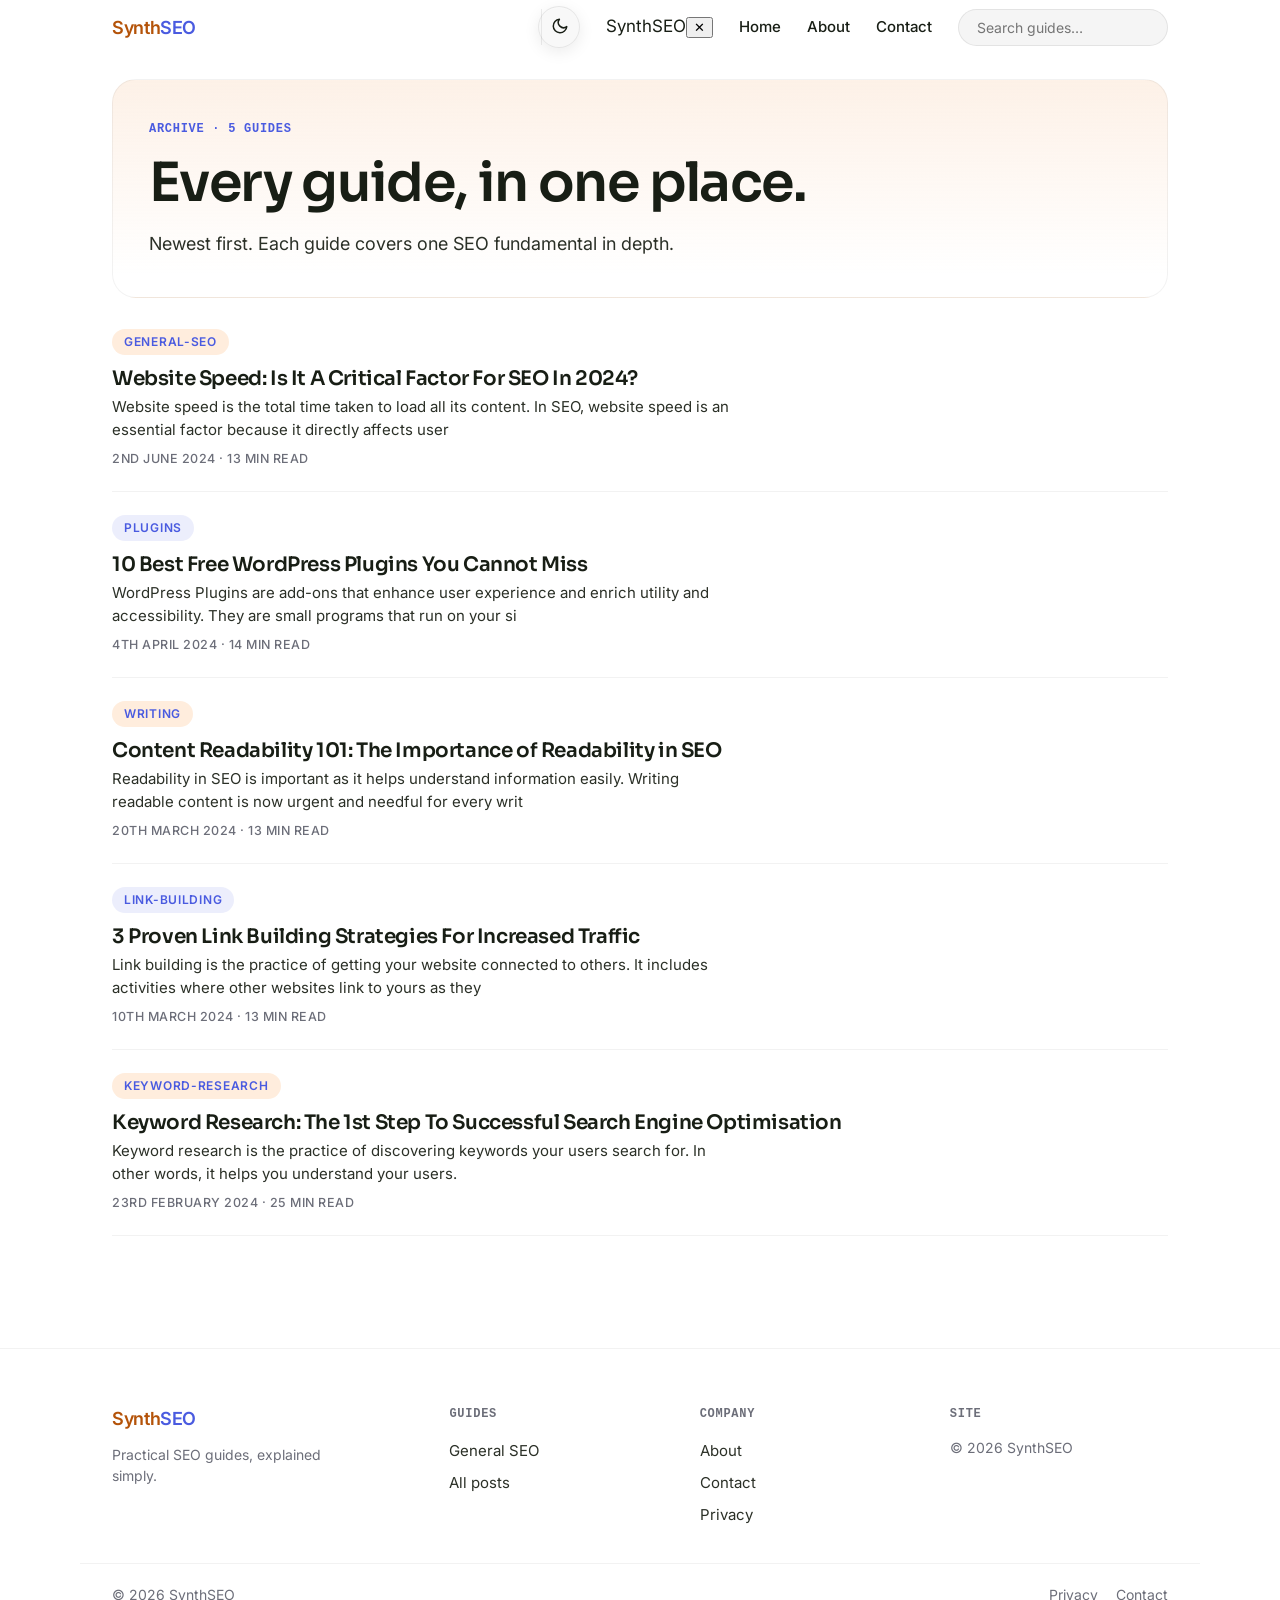
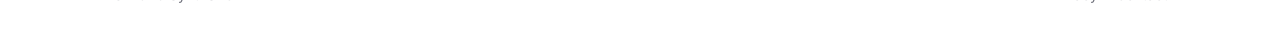
<file: blogs/index.html>
<!doctype html><html lang="en"><head><meta charset="utf-8"><meta name="viewport" content="width=device-width,initial-scale=1"><title>Blogging</title><meta name="description" content="Practical SEO guides, explained simply."><link rel="canonical" href="https://synthseo.online/blogs/"><meta property="og:title" content="Blogging"><meta property="og:description" content="Practical SEO guides, explained simply."><meta property="og:type" content="website"><link rel="icon" href="data:image/svg+xml,%3Csvg xmlns='http://www.w3.org/2000/svg' viewBox='0 0 64 64'%3E%3Crect width='64' height='64' rx='14' fill='%234A5BE0'/%3E%3Ctext x='30' y='44' font-family='Sora,Arial,sans-serif' font-size='36' font-weight='700' fill='white' text-anchor='middle'%3ES%3C/text%3E%3Ccircle cx='47' cy='17' r='7' fill='%23FF904C'/%3E%3C/svg%3E">
<meta name="theme-color" media="(prefers-color-scheme: light)" content="#ffffff">
<meta name="theme-color" media="(prefers-color-scheme: dark)" content="#0d0d0d">
<link rel="preconnect" href="https://fonts.googleapis.com"><link rel="preconnect" href="https://fonts.gstatic.com" crossorigin><link href="https://fonts.googleapis.com/css2?family=Inter:wght@400;500;600&family=Sora:wght@600;700&display=swap" rel="stylesheet"><script>(function(){var t=null;try{t=localStorage.getItem('synthseo-theme');}catch(e){}
if(!t&&window.matchMedia&&matchMedia('(prefers-color-scheme: dark)').matches)t='dark';
if(t==='dark')document.documentElement.setAttribute('data-theme','dark');})();</script><style>

















:root{--bg:#fff;--ink:#181E15;--body:#2b3027;--muted:#6C6E79;--brand:#FF904C;--brand-deep:#4A5BE0;--brand-tint:#FFEDDD;--hero-wash:#FDF1E7;--btn:#0d0d0d;--btn-ink:#fff;--brand-ink:#B45309;
--card:#fff;--bd:rgba(13,13,13,.05);--bd2:rgba(13,13,13,.08);--code:#f5f5f5;
--sh:rgba(0,0,0,.03) 0 2px 4px;--btnsh:rgba(0,0,0,.06) 0 1px 2px;--r:16px;--max:1120px;
--display:Sora,Inter,system-ui,sans-serif;--sans:Inter,system-ui,-apple-system,"Segoe UI",Roboto,sans-serif;
--mono:"Geist Mono",ui-monospace,SFMono-Regular,Menlo,Consolas,monospace}
[data-theme=dark]{--bg:#0d0d0d;--ink:#ededed;--body:#c9c9c9;--muted:#a0a0a0;--brand:#FF904C;--brand-deep:#8DA2FF;--brand-tint:rgba(255,144,76,.16);--hero-wash:rgba(255,144,76,.10);--btn:#f5f5f5;--btn-ink:#0d0d0d;--brand-ink:#FFB27A;
--card:#141414;--bd:rgba(255,255,255,.08);--bd2:rgba(255,255,255,.12);--code:#1a1a1a;
--sh:rgba(0,0,0,.4) 0 2px 4px}
*{box-sizing:border-box}html{scroll-behavior:smooth}
body{margin:0;background:var(--bg);color:var(--ink);
font:16px/1.5 var(--sans);-webkit-font-smoothing:antialiased}
a{color:var(--ink);text-decoration:none}a:hover{color:var(--brand-deep)}
h1,h2,h3{font-family:var(--display);letter-spacing:-.02em;line-height:1.15;font-weight:600}
.wrap{max-width:var(--max);margin:0 auto;padding:0 32px}
/* header */
header.top{position:sticky;top:0;z-index:50;background:rgba(255,255,255,.08);backdrop-filter:blur(20px);-webkit-backdrop-filter:blur(20px);
border-bottom:1px solid rgba(255,255,255,.15)}
.nav{max-width:var(--max);margin:0 auto;padding:6px 32px;display:flex;align-items:center;gap:26px}
.brand{font-weight:600;font-size:18px;letter-spacing:-.02em;color:var(--brand-ink);margin-right:auto}
.brand i{font-style:normal;color:var(--brand-deep)}
.nav a.nl{color:var(--ink);font-weight:500;font-size:15px}.nav a.nl:hover{color:var(--brand-deep);text-decoration:none}
.btn{display:inline-flex;align-items:center;justify-content:center;gap:8px;
font:600 15px/1 var(--display);letter-spacing:-.01em;
padding:12px 24px;min-height:44px;border-radius:14px;border:0;cursor:pointer;
color:#fff!important;background:linear-gradient(135deg,#4A5BE0,#6B7CFF);
box-shadow:0 1px 2px rgba(13,13,13,.08),0 6px 20px rgba(74,91,224,.25);
transition:transform .15s ease,box-shadow .15s ease,filter .15s ease;text-decoration:none}
.btn:hover{transform:translateY(-1px);filter:brightness(1.05);
box-shadow:0 2px 4px rgba(13,13,13,.1),0 10px 28px rgba(74,91,224,.32);
color:#fff!important;text-decoration:none}
.btn:active{transform:translateY(0)}
.btn:focus-visible{outline:2px solid var(--brand);outline-offset:3px}
.btn:disabled,.btn[aria-disabled="true"]{opacity:.5;cursor:not-allowed;transform:none}
.btn-sm{padding:9px 18px;min-height:36px;font-size:14px;border-radius:12px}
.btn-ghost{background:transparent;color:var(--ink)!important;border:1px solid var(--bd2);box-shadow:none}
.btn-ghost:hover{background:var(--code);box-shadow:none;filter:none}
[data-theme=dark] .btn{background:linear-gradient(135deg,#8DA2FF,#4A5BE0);
box-shadow:0 6px 20px rgba(74,91,224,.35)}
[data-theme=dark] .btn-ghost{background:transparent;color:var(--ink)!important}
.ctl{display:inline-flex;align-items:center;gap:2px;background:color-mix(in srgb,var(--code) 72%,transparent);border:1px solid var(--bd2);border-radius:9999px;padding:2px;backdrop-filter:blur(20px) saturate(180%);-webkit-backdrop-filter:blur(20px) saturate(180%);box-shadow:inset 0 1px 0 rgba(255,255,255,.22),0 4px 16px rgba(0,0,0,.08)}.ctl .ham,.ctl .iconbtn{background:transparent;border:0;box-shadow:none;border-radius:9999px;width:36px;height:36px;min-width:36px;min-height:36px}.ctl .ham{margin-left:0;order:0}.ctl #themebtn{border-left:1px solid var(--bd2);border-radius:0 9999px 9999px 0}
.iconbtn{background:var(--code);border:1px solid var(--bd2);border-radius:14px;width:44px;height:44px;flex:none;
cursor:pointer;font-size:16px;line-height:1;color:var(--ink)}
.searchbox{position:relative}
.searchbox input{background:var(--code);border:1px solid var(--bd2);border-radius:9999px;color:var(--ink);
padding:9px 18px;font:14px var(--sans);width:210px;outline:none}
.searchbox input:focus{border-color:var(--brand)}
.searchres{position:absolute;top:46px;right:0;width:320px;background:var(--card);border:1px solid var(--bd2);
border-radius:var(--r);box-shadow:var(--sh);overflow:hidden;display:none}
.searchres a{display:block;padding:12px 18px;color:var(--ink)}.searchres a:hover{background:var(--code);text-decoration:none;color:var(--ink)}
.searchres small{color:var(--muted);display:block;font-size:12px}
@media(max-width:480px){.searchres{max-width:calc(100vw - 48px)}}
/* hero: atmospheric wash panel */
.hero{padding:56px 44px;margin-top:32px;text-align:left;background:linear-gradient(180deg,var(--hero-wash),transparent 90%);
border:1px solid var(--bd);border-radius:24px}
.hero.slim{padding:40px 36px;margin-top:24px}
.eyebrow{display:block;font:600 12px/1.5 var(--mono);letter-spacing:.06em;text-transform:uppercase;
color:var(--brand-deep);margin-bottom:14px}
.hero h1{font-size:clamp(34px,5vw,54px);margin:0 0 16px;letter-spacing:-.03em;font-weight:600}
.hero p{color:var(--body);font-size:18px;max-width:640px;margin:0}
.readmore{font-weight:500;font-size:15px;color:var(--brand-deep)}
/* editorial list (Explore): one featured post + compact secondary rows */
.feat-post{display:grid;grid-template-columns:1.15fr .85fr;gap:36px;align-items:center;
padding:36px 0 40px;border-bottom:1px solid var(--bd2)}
.feat-post h2{font-size:clamp(26px,3.6vw,38px);margin:10px 0 12px;letter-spacing:-.03em;font-weight:600}
.feat-post h2 a{color:var(--ink)}
.feat-post p{color:var(--body);font-size:17px;margin:0 0 12px;max-width:56ch}
.feat-post img{width:100%;border-radius:var(--r);border:1px solid var(--bd)}
.rows{padding:8px 0 64px}
.rows-head{font:500 13px/1.5 var(--sans);letter-spacing:.05em;text-transform:uppercase;
color:var(--muted);margin:0;padding:28px 0 4px}
.row{padding:22px 0;border-bottom:1px solid var(--bd)}
.row h2{font-size:20px;margin:4px 0 6px;font-weight:600}.row h2 a{color:var(--ink)}
.row p{color:var(--body);font-size:15px;margin:0 0 8px;max-width:70ch}
.rows .row:nth-of-type(even) .cat{color:#4A5BE0;background:rgba(74,91,224,.10)}
[data-theme=dark] .rows .row:nth-of-type(even) .cat{color:#8DA2FF;background:rgba(141,162,255,.14)}
.cat{display:inline-block;font-size:12px;font-weight:600;letter-spacing:.06em;text-transform:uppercase;
color:var(--brand-deep);background:var(--brand-tint);border-radius:9999px;padding:4px 12px;margin-bottom:8px}
.meta{font:500 12.5px/1.6 var(--sans);letter-spacing:.04em;text-transform:uppercase;color:var(--muted)}
/* post */
.post-layout{display:block;max-width:840px;padding:48px 0 24px}
article.post h1{font-size:clamp(28px,4vw,42px);margin:8px 0 12px;letter-spacing:-.03em;font-weight:600}
article.post img{max-width:100%;height:auto;border-radius:12px}
.feat{width:100%;max-height:400px;object-fit:cover;border-radius:var(--r);margin:20px 0 8px;border:1px solid var(--bd)}
.prose{font-size:17px;overflow-wrap:break-word;word-wrap:break-word;color:var(--body)}.prose h2{font-size:26px;margin:44px 0 12px;color:var(--ink)}.prose h3{font-size:20px;margin:32px 0 8px;color:var(--ink)}
.prose pre{background:var(--code);padding:18px 22px;border-radius:12px;overflow:auto;font-size:14px;border:1px solid var(--bd)}
.prose code{background:var(--code);padding:2px 7px;border-radius:6px;font-size:.9em}
.prose blockquote{border-left:3px solid var(--brand);margin:24px 0;padding:4px 0 4px 20px;color:var(--muted)}
.prose a{color:var(--brand-deep);text-decoration:underline;text-underline-offset:2px}
/* subscribe */
.cta{border:1px solid var(--bd);border-radius:24px;box-shadow:var(--sh);padding:40px 36px;text-align:left;
margin:24px 0 72px;background:var(--card)}
.cta h2{font-size:clamp(24px,3.4vw,34px);margin:0 0 10px;letter-spacing:-.03em;font-weight:600}
.cta p{color:var(--body);margin:0 0 24px}
.cta form{display:flex;gap:10px;justify-content:flex-start;flex-wrap:wrap}
.cta input[type=email]{border:1px solid var(--bd2);border-radius:9999px;padding:12px 22px;font-size:15px;
width:min(320px,100%);background:var(--bg);color:var(--ink);outline:none}
.cta input[type=email]:focus{border-color:var(--brand)}
.cta .ok{display:none;color:var(--brand-deep);font-weight:600}
.site-footer{border-top:1px solid var(--bd);color:var(--muted);font-size:14px;margin-top:48px}
.foot-grid{display:grid;grid-template-columns:1.4fr 1fr 1fr 1fr;gap:32px;padding:56px 32px 32px}
.f-brand p{margin:12px 0 0;max-width:28ch}
.f-k{font:600 12px/1.5 var(--mono);letter-spacing:.06em;text-transform:uppercase;color:var(--muted);margin:0 0 12px}
.site-footer nav a{display:flex;align-items:center;min-height:32px;color:var(--body);font-size:15px}
.site-footer nav a:hover{color:var(--brand-deep)}
.site-footer nav a:focus-visible{outline:2px solid var(--brand);outline-offset:3px}
.foot-base{display:flex;gap:20px;flex-wrap:wrap;align-items:center;border-top:1px solid var(--bd);padding:20px 32px 32px}
.foot-base .sp{margin-left:auto;display:flex;gap:18px}
.foot-base a{color:var(--muted)}.foot-base a:hover{color:var(--brand-deep)}
@media(max-width:768px){.foot-grid{grid-template-columns:1fr 1fr;padding:40px 20px 24px}}
@media(max-width:480px){.foot-grid{grid-template-columns:1fr}}
@media(max-width:640px){.searchbox input{width:140px}.nav{gap:14px;padding:12px 16px}.wrap{padding:0 20px}.hero{padding:40px 24px}}
/* mobile: hamburger nav, single column, fluid media + type, 44px tap targets */
/* rollout-r: clean hamburger */
.ham{display:none;flex-direction:column;align-items:center;justify-content:center;gap:5px;background:transparent;border:0;border-radius:12px;width:36px;height:36px;min-width:36px;min-height:36px;color:var(--ink);cursor:pointer;-webkit-tap-highlight-color:transparent}.ham:active{transform:scale(.94)}
.ham span{display:block;width:18px;height:2px;border-radius:2px;background:currentColor;
transition:transform .25s ease,opacity .2s ease}
.ham[aria-expanded="true"] span:nth-child(1){transform:translateY(7px) rotate(45deg)}
.ham[aria-expanded="true"] span:nth-child(2){opacity:0}
.ham[aria-expanded="true"] span:nth-child(3){transform:translateY(-7px) rotate(-45deg)}
.ham:focus-visible{outline:2px solid var(--brand);outline-offset:3px}.ham,.mx,.menu a.nl,#themebtn{-webkit-tap-highlight-color:transparent;tap-highlight-color:transparent}@media(max-width:360px){.brand{font-size:15px;max-width:44vw;overflow:hidden;text-overflow:ellipsis;white-space:nowrap}}
@media(max-width:768px){.ctl .ham{display:inline-flex}}
img{max-width:100%;height:auto}
.prose table{display:block;max-width:100%;overflow-x:auto}
.prose pre{max-width:100%;overflow-x:auto;-webkit-overflow-scrolling:touch}
.prose img{max-width:100%;height:auto}
body{font-size:clamp(15px,.4vw + 14px,17px)}
@media(max-width:768px){
.nav{flex-wrap:wrap;gap:8px;padding:4px 10px;position:relative}
.ctl{display:inline-flex;margin-left:auto;order:2}.ctl .ham{display:inline-flex;align-items:center;justify-content:center}.nav .brand{order:0;margin:0;position:absolute;left:50%;top:50%;transform:translate(calc(-50% - 4px),-50%)}#themebtn{order:3;margin-left:auto}.ctl .ham{box-shadow:none}.ctl #themebtn{width:36px;height:36px;min-width:36px;min-height:36px;border-radius:9999px;background:transparent;border:0;box-shadow:none;backdrop-filter:none;-webkit-backdrop-filter:none}.ctl #themebtn{border-left:0}
.nav a.nl{display:none;width:100%;padding:12px 4px;min-height:44px;font-size:16px}
.nav .searchbox{display:none;width:100%;order:4}
.nav .searchbox input{width:100%;padding:6px 12px;font-size:14px}
.brand{font-size:16px}.nav.open a.nl,.nav.open .searchbox{display:block}
.feat-post{grid-template-columns:1fr;gap:20px;padding:28px 0 32px}
.hero{padding:40px 24px;margin-top:20px}
.hero h1{font-size:clamp(30px,8vw,42px)}
.hero p{font-size:clamp(16px,4.5vw,18px)}
article.post h1{font-size:clamp(26px,7vw,34px)}
.prose{font-size:clamp(16px,4.4vw,17px)}
.prose h2{font-size:clamp(22px,5.6vw,26px)}
.btn{min-height:44px;display:inline-flex;align-items:center;justify-content:center}
.cta{padding:40px 20px}
.wrap{padding:0 20px}
}

/* semrush-style article chrome: breadcrumbs, sticky TOC rail, share row */
.crumbs{grid-column:1/-1;display:flex;align-items:center;gap:8px;flex-wrap:wrap;
font:500 13px/1.5 var(--sans);color:var(--muted);padding:8px 0 0}
.crumbs a{color:var(--muted)}.crumbs a:hover{color:var(--brand-deep)}
.crumbs span{color:var(--muted);opacity:.7}
.post-layout.post{display:grid;grid-template-columns:232px minmax(0,1fr);gap:24px 56px;max-width:1120px}
.post-layout.post .side{align-self:start;position:sticky;top:76px;min-width:0}
.post-layout.post article.post{min-width:0}
.post article.post h1{font-size:clamp(32px,4.5vw,46px)}
.post .prose{max-width:68ch}
.post .share{grid-column:2;display:flex;align-items:center;gap:10px;flex-wrap:wrap;
border-top:1px solid var(--bd2);padding-top:24px;margin-top:8px}
.post .share .sh-t{font:600 12px/1.5 var(--mono);letter-spacing:.06em;text-transform:uppercase;color:var(--muted);margin-right:4px}
.post .share .sbtn{display:inline-flex;align-items:center;justify-content:center;width:44px;height:44px;padding:0;border-radius:14px;
border:1px solid var(--bd2);background:var(--card);color:var(--ink);font:500 14px var(--sans);cursor:pointer;box-shadow:inset 0 1px 0 rgba(255,255,255,.2)}
.post .share .sbtn:hover{border-color:var(--brand-deep);color:var(--brand-deep);text-decoration:none}
@media(max-width:900px){
.post-layout.post{grid-template-columns:1fr}
.post-layout.post .side{position:static}
.post .share{grid-column:1}
}

/* reader changelist: readbar, glass TOC, author, keep-reading, icon share */
.readbar{position:absolute;bottom:0;left:0;right:0;height:3px;z-index:1;background:transparent}
.readbar i{display:block;height:100%;width:0;background:linear-gradient(90deg,var(--brand),var(--brand-deep))}
.post .share .sbtn svg{display:block}
.post .author{grid-column:2;display:flex;gap:18px;align-items:flex-start;border:1px solid var(--bd2);
border-radius:20px;padding:26px;background:var(--card);box-shadow:var(--sh)}
.post .avatar{flex:none;width:56px;height:56px;border-radius:50%;display:flex;align-items:center;
justify-content:center;font:700 22px var(--display);color:#fff;background:linear-gradient(135deg,var(--brand),var(--brand-deep))}
.post .a-k{font:600 12px/1.5 var(--mono);letter-spacing:.06em;text-transform:uppercase;color:var(--muted);margin:0 0 4px}
.post .a-n{font:600 18px/1.3 var(--display);margin:0 0 6px}
.post .a-b{color:var(--body);font-size:15px;margin:0;max-width:60ch}
.post .keep{grid-column:2;margin-top:8px}
.post .keep-grid{display:grid;grid-template-columns:repeat(3,1fr);gap:16px}
.post .keep-card{border:1px solid var(--bd2);border-radius:16px;padding:20px;background:var(--card)}
.post .keep-card:hover{border-color:var(--brand-deep)}
.post .keep-card h3{font-size:16px;margin:8px 0 8px;line-height:1.4}
.post .keep-card h3 a{color:var(--ink)}
.post .keep-card p{font-size:13.5px;color:var(--body);margin:0 0 8px}
@media(max-width:900px){
.post .author,.post .keep{grid-column:1}
.post .keep-grid{grid-template-columns:1fr}
.is-post footer{padding-bottom:120px}
.post-layout.post .side{position:fixed;left:0;right:0;bottom:0;top:auto;z-index:60;
padding:0 8px calc(8px + env(safe-area-inset-bottom));
background:color-mix(in srgb,var(--bg) 82%,transparent);
backdrop-filter:blur(16px) saturate(1.5);-webkit-backdrop-filter:blur(16px) saturate(1.5);
border-top:1px solid var(--bd2)}
.post-layout.post .side{border-radius:20px 20px 0 0}
.post-layout.post .side::before{content:"";display:block;width:40px;height:4px;border-radius:99px;background:var(--bd2);margin:10px auto 2px}
.post-layout.post .side summary{min-height:52px;font-size:15px}
.post-layout.post .side{left:12px;right:12px;bottom:calc(12px + env(safe-area-inset-bottom));padding:0;background:rgba(255,255,255,.08);backdrop-filter:blur(20px);-webkit-backdrop-filter:blur(20px);border:1px solid var(--bd2);border-radius:9999px;box-shadow:inset 0 1px 0 rgba(255,255,255,.22),0 8px 32px rgba(0,0,0,.14)}
.post-layout.post .side::before{display:none}
.post-layout.post .side summary{min-height:36px;justify-content:center;font-size:15px}
.post-layout.post .side summary::before{display:none}
.post-layout.post .side .toc-k{font-size:14px}
.post-layout.post .side:has(details[open]){border-radius:24px;background:rgba(255,255,255,.08);backdrop-filter:blur(20px);-webkit-backdrop-filter:blur(20px);border:1px solid rgba(255,255,255,.15);box-shadow:0 4px 12px rgba(0,0,0,.25)}
.post-layout.post .side:has(details[open]) summary{border:0;background:transparent}
}
.menu{display:contents}html.nav-lock,html.nav-lock body{overflow:hidden}@media(max-width:768px){.menu{position:fixed;top:0;left:0;bottom:0;width:min(320px,86vw);z-index:70;display:flex;flex-direction:column;gap:4px;padding:16px 20px 32px;overflow-y:auto;background:rgba(255,255,255,.08);backdrop-filter:blur(20px);-webkit-backdrop-filter:blur(20px);border-right:1px solid rgba(255,255,255,.15);box-shadow:24px 0 64px rgba(0,0,0,.18);transform:translateX(-105%);transition:transform .3s cubic-bezier(.32,.72,.35,1)}.nav.open .menu{transform:none}.nav.open::after{content:"";position:fixed;inset:0;z-index:60;background:rgba(0,0,0,.45)}
header.top:has(.nav.open){backdrop-filter:none;-webkit-backdrop-filter:none;background:var(--bg)}.nav.open .ctl{visibility:hidden}.nav .menu a.nl{display:flex;align-items:center;justify-content:space-between;min-height:52px;width:auto;font-size:17px;padding:8px 12px;border-radius:12px}.nav .menu a.nl::after{content:"\203A";color:var(--muted);font-size:22px;line-height:1}.nav .menu a.nl:hover{background:var(--code);text-decoration:none}.nav .menu .searchbox{display:block;width:100%;order:0;margin-top:12px}.nav .menu .searchbox input{width:100%;background:rgba(255,255,255,.08);border:1px solid rgba(255,255,255,.15);backdrop-filter:blur(20px);-webkit-backdrop-filter:blur(20px)}.mhead{display:none}@media(max-width:768px){.mhead{display:flex;align-items:center;justify-content:space-between;margin-bottom:12px}}.mhead span{font:600 17px var(--display);color:var(--brand-ink)}.mhead .mx{width:44px;height:44px;border-radius:50%;background:transparent;border:0;color:var(--ink);font-size:18px;cursor:pointer}}
/* a11y: skip link, visible focus, TOC depth, reduced motion */
.skip{position:absolute;left:16px;top:-72px;z-index:100;background:var(--ink);color:var(--bg);padding:12px 20px;border-radius:10px;font-weight:600;text-decoration:none}
.skip:focus{top:12px;color:var(--bg);text-decoration:none}
.vh{position:absolute!important;width:1px;height:1px;margin:-1px;padding:0;overflow:hidden;clip:rect(0 0 0 0);white-space:nowrap;border:0}
a:focus-visible,button:focus-visible,input:focus-visible,summary:focus-visible,[tabindex]:focus-visible{outline:2px solid var(--brand);outline-offset:2px}
.prose a{overflow-wrap:break-word}
@media (prefers-reduced-motion:reduce){html{scroll-behavior:auto}*,*::before,*::after{transition:none!important;animation:none!important}}
















/* v2 animation pass (libs-research steps 1-4): pure CSS, 0KB libs, additive; smooth-scroll lib excluded per owner */
@media (prefers-reduced-motion:no-preference){
:root{--v2-ease:cubic-bezier(.2,.7,.2,1);--v2-fast:.18s;--v2-med:.3s}
.btn{transition:transform var(--v2-fast) var(--v2-ease),box-shadow var(--v2-fast) var(--v2-ease),filter var(--v2-fast) var(--v2-ease)}
.btn:active{transform:scale(.97)}
.btn-ghost:active{transform:scale(.97)}
.ham span{transition:transform var(--v2-med) var(--v2-ease),opacity .2s ease}
html.nav-lock,html.nav-lock body{overflow:hidden}
@media(max-width:768px){.nav .menu>*{transition:opacity var(--v2-med) var(--v2-ease),translate var(--v2-med) var(--v2-ease)}.nav:not(.open) .menu>*{opacity:0;translate:-12px 0}.nav.open .menu>*{opacity:1;translate:0 0}.nav.open .menu>:nth-child(1){transition-delay:.05s}.nav.open .menu>:nth-child(2){transition-delay:.09s}.nav.open .menu>:nth-child(3){transition-delay:.13s}.nav.open .menu>:nth-child(4){transition-delay:.17s}.nav.open .menu>:nth-child(5){transition-delay:.21s}.nav.open .menu>:nth-child(6){transition-delay:.25s}}
@keyframes v2rise{from{opacity:0;translate:0 24px}}
.hero>:nth-child(1){animation:v2rise .7s var(--v2-ease) both;animation-delay:.05s}.hero>:nth-child(2){animation:v2rise .7s var(--v2-ease) both;animation-delay:.15s}.hero>:nth-child(3){animation:v2rise .7s var(--v2-ease) both;animation-delay:.25s}.hero>:nth-child(4){animation:v2rise .7s var(--v2-ease) both;animation-delay:.35s}.hero>:nth-child(5){animation:v2rise .7s var(--v2-ease) both;animation-delay:.45s}
html.v2js .feat-post,html.v2js .rows .row,html.v2js .keep-card,html.v2js .cta,html.v2js .author{opacity:0;translate:0 24px;transition:opacity .7s var(--v2-ease),translate .7s var(--v2-ease)}
html.v2js .feat-post.in,html.v2js .rows .row.in,html.v2js .keep-card.in,html.v2js .cta.in,html.v2js .author.in{opacity:1;translate:0 0}
@keyframes v2foot{from{opacity:0;translate:0 16px}}
.site-footer{animation:v2foot .7s var(--v2-ease) both;animation-timeline:view();animation-range:entry 0% entry 40%}
@supports (animation-timeline:scroll()){.readbar i{width:100%!important;transform-origin:0 50%;transform:scaleX(0);animation:v2read linear both;animation-timeline:scroll()}@keyframes v2read{to{transform:scaleX(1)}}}
[data-theme=dark] .nav.open::after{background:rgba(0,0,0,.6)}
/* v2-mobile-calm
/* rollout-f: header/ scroll calm on phones */
@media(max-width:768px){/* rollout-j: header glass matches TOC-pill recipe */
/* rollout-k: pill + menu calm on phones */
/* rollout-l: frost richness on phones */
/* rollout-m: floating header pill on phones */


@media(max-width:768px){header.top{top:12px;margin:0 12px;border-radius:22px;border:1px solid rgba(255,255,255,.15)!important;box-shadow:0 8px 32px rgba(0,0,0,.12);overflow:visible}}
@media(max-width:768px){header.top{backdrop-filter:blur(20px) saturate(1.6)!important;-webkit-backdrop-filter:blur(20px) saturate(1.6)!important}.ctl{backdrop-filter:blur(20px) saturate(1.6)!important;-webkit-backdrop-filter:blur(20px) saturate(1.6)!important}.menu{backdrop-filter:blur(20px) saturate(1.6)!important;-webkit-backdrop-filter:blur(20px) saturate(1.6)!important}}
@media(max-width:768px){.ctl{background:rgba(255,255,255,.08)!important;backdrop-filter:blur(20px)!important;-webkit-backdrop-filter:blur(20px)!important;border-color:rgba(255,255,255,.15)!important}.nav:not(.open) .menu>*,.nav .menu>*{transition:opacity .18s ease!important;translate:none!important}.nav.open .menu>:nth-child(n){transition-delay:0s!important}}
header.top{background:rgba(255,255,255,.08)!important;backdrop-filter:blur(20px)!important;-webkit-backdrop-filter:blur(20px)!important}.menu{background:rgba(255,255,255,.08)!important;backdrop-filter:blur(20px)!important;-webkit-backdrop-filter:blur(20px)!important}[data-theme=dark] .menu{background:rgba(13,13,13,.72)!important;border-right:1px solid var(--bd2)!important}@media(max-width:768px){.menu{background:rgba(255,255,255,.92)!important}}@media(max-width:768px){[data-theme=dark] .menu{background:rgba(20,20,20,.94)!important}}.readbar i{animation:none!important;transform:none!important}html{scroll-behavior:auto!important}} (rollout-e): static content on phones */
@media(max-width:768px){html.v2js .feat-post,html.v2js .rows .row,html.v2js .keep-card,html.v2js .cta,html.v2js .author{opacity:1!important;translate:none!important;transition:none!important}.site-footer{animation:none!important}.hero>:nth-child(n){animation-duration:.01s!important;animation-delay:0s!important}}
}/* v3 top-5 polish (libs-research Part 2 ranks 1-3): 0KB libs, additive; smooth-scroll lib excluded per owner */
@property --v3-a{syntax:'<angle>';inherits:false;initial-value:0deg}
@media (prefers-reduced-motion:no-preference) and (min-width:769px){
@view-transition{navigation:auto}
html{scroll-behavior:smooth}
.prose h2[id],.prose h3[id]{scroll-margin-top:84px}
.btn:not(.btn-ghost){position:relative;isolation:isolate}
.btn:not(.btn-ghost)::before{content:"";position:absolute;inset:-2px;z-index:-1;border-radius:inherit;background:conic-gradient(from var(--v3-a),#6366f1,#a855f7,#ec4899,#6366f1);animation:v3spin 3.5s linear infinite}
.btn:not(.btn-ghost)::after{content:"";position:absolute;inset:-2px;z-index:-1;border-radius:inherit;background:conic-gradient(from var(--v3-a),#6366f1,#a855f7,#ec4899,#6366f1);filter:blur(14px);opacity:.5;animation:v3spin 3.5s linear infinite}
.btn:not(.btn-ghost):hover::after{opacity:.9}
@keyframes v3spin{to{--v3-a:360deg}}
[data-theme=dark] .btn:not(.btn-ghost)::after{opacity:.65}
}/* rollout-q: slim mobile header to pill height */
@media(max-width:768px){.nav{padding:2px 10px!important;gap:10px!important}#topnav .ham{width:36px!important;height:36px!important;min-width:36px!important;min-height:36px!important}#themebtn{height:36px!important;min-height:36px!important;width:36px!important;min-width:36px!important}.brand{font-size:16px}}
/* rollout-u: chromeless mobile controls */
@media(max-width:768px){.nav .ctl{background:transparent!important;border:0!important;box-shadow:none!important;backdrop-filter:none!important;-webkit-backdrop-filter:none!important;padding:0!important;gap:6px!important}}
/* rollout-v: ham left, theme right on phones */
@media(max-width:768px){.nav .ctl{display:contents!important}#topnav .ham{order:1!important;margin:0!important}#themebtn{order:2!important;margin-left:auto!important}}
/* rollout-w: drawer interior rebuild */
@media(max-width:768px){.nav.open .brand{visibility:hidden!important}.nav.open .menu>*{flex:none!important}.nav.open .menu .mhead{display:flex!important;align-items:center!important;justify-content:space-between!important;width:100%!important;min-height:44px!important}.nav.open .menu a.nl{width:100%!important}.nav.open .menu .searchbox{display:block!important;width:100%!important;margin:12px 0 4px!important}.nav.open .menu .searchbox input{width:100%!important}}
/* rollout-x: drawer escapes header containing block when open */
header.top:has(.nav.open){backdrop-filter:none!important;-webkit-backdrop-filter:none!important}

/* rollout-ab: no readbar line anywhere */
.readbar{display:none!important}
</style></head><body><a class="skip" href="#main">Skip to content</a><header class="top"><nav class="nav" id="topnav" aria-label="Primary"><a class="brand" href="/">Synth<i>SEO</i></a><span class="ctl" role="group" aria-label="Page controls"><button class="ham" onclick="__toggleNav()" aria-label="Open menu" aria-expanded="false" aria-controls="mmenu"><span></span><span></span><span></span></button><button class="iconbtn" id="themebtn" onclick="__toggleTheme()" aria-label="Switch to dark mode" aria-pressed="false"><svg width="18" height="18" viewBox="0 0 24 24" fill="none" stroke="currentColor" stroke-width="2" stroke-linecap="round" stroke-linejoin="round" aria-hidden="true"><path d="M21 12.8A9 9 0 1 1 11.2 3a7 7 0 0 0 9.8 9.8z"/></svg></button></span><div class="menu" id="mmenu"><div class="mhead"><span>SynthSEO</span><button class="mx" type="button" aria-label="Close menu" onclick="__closeNav(true)">✕</button></div><a class="nl" href="/">Home</a><a class="nl" href="/about/">About</a><a class="nl" href="/contact/">Contact</a><span class="searchbox" role="search"><label class="vh" for="q">Search guides</label><input id="q" type="search" placeholder="Search guides…" autocomplete="off" aria-controls="qres" aria-expanded="false"><span class="searchres" id="qres" role="listbox" aria-label="Search suggestions"></span></span></div></nav><div class="readbar" aria-hidden="true"><i id="readbarfill"></i></div></header><main class="wrap" id="main" tabindex="-1"><div class="hero slim"><span class="eyebrow">Archive · 5 guides</span><h1>Every guide, in one place.</h1><p>Newest first. Each guide covers one SEO fundamental in depth.</p></div><div class="rows"><div class="row"><span class="cat">general-seo</span><h2><a href="/general-seo/website-speed-in-seo/">Website Speed: Is It A Critical Factor For SEO In 2024?</a></h2><p>Website speed is the total time taken to load all its content. In SEO, website speed is an essential factor because it directly affects user</p><div class="meta">2nd June 2024 · 13 min read</div></div><div class="row"><span class="cat">plugins</span><h2><a href="/plugins/best-free-wordpress-plugins/">10 Best Free WordPress Plugins You Cannot Miss</a></h2><p>WordPress Plugins are add-ons that enhance user experience and enrich utility and accessibility. They are small programs that run on your si</p><div class="meta">4th April 2024 · 14 min read</div></div><div class="row"><span class="cat">writing</span><h2><a href="/writing/importance-of-readability-in-seo/">Content Readability 101: The Importance of Readability in SEO</a></h2><p>Readability in SEO is important as it helps understand information easily. Writing readable content is now urgent and needful for every writ</p><div class="meta">20th March 2024 · 13 min read</div></div><div class="row"><span class="cat">link-building</span><h2><a href="/link-building/proven-link-building-strategies/">3 Proven Link Building Strategies For Increased Traffic</a></h2><p>Link building is the practice of getting your website connected to others. It includes activities where other websites link to yours as they</p><div class="meta">10th March 2024 · 13 min read</div></div><div class="row"><span class="cat">keyword-research</span><h2><a href="/keyword-research/keyword-research-first-step/">Keyword Research: The 1st Step To Successful Search Engine Optimisation</a></h2><p>Keyword research is the practice of discovering keywords your users search for. In other words, it helps you understand your users.</p><div class="meta">23rd February 2024 · 25 min read</div></div></div></main><footer class="site-footer"><div class="wrap foot-grid"><div class="f-brand"><a class="brand" href="/">Synth<i>SEO</i></a><p>Practical SEO guides, explained simply.</p></div><nav aria-label="Guides"><p class="f-k">Guides</p><a href="/general-seo/">General SEO</a><a href="/blogs/">All posts</a></nav><nav aria-label="Company"><p class="f-k">Company</p><a href="/about/">About</a><a href="/contact/">Contact</a><a href="/privacy/">Privacy</a></nav><div class="f-meta"><p class="f-k">Site</p><p>© 2026 SynthSEO</p></div></div><div class="wrap foot-base"><span>© 2026 SynthSEO</span><span class="sp"><a href="/privacy/">Privacy</a><a href="/contact/">Contact</a></span></div></footer><script>window.__POSTS=[{"t":"Website Speed: Is It A Critical Factor For SEO In 2024?","u":"/general-seo/website-speed-in-seo/","d":"What page speed really means, how Google measures it — FCP, LCP, CLS, INP — and the fixes worth doing first.","c":"general-seo","r":"13 min read"},{"t":"10 Best Free WordPress Plugins You Cannot Miss","u":"/plugins/best-free-wordpress-plugins/","d":"Ten free plugins covering SEO, analytics, and editing — what each one does and how to pick between them.","c":"plugins","r":"14 min read"},{"t":"Content Readability 101: The Importance of Readability in SEO","u":"/writing/importance-of-readability-in-seo/","d":"Why readable content ranks better: simple language, tighter sentences, clear structure, and three tests to check your work.","c":"writing","r":"13 min read"},{"t":"3 Proven Link Building Strategies For Increased Traffic","u":"/link-building/proven-link-building-strategies/","d":"What link building actually is, why links still move rankings, and three white-hat ways to earn them.","c":"link-building","r":"13 min read"},{"t":"Keyword Research: The 1st Step To Successful Search Engine Optimisation","u":"/keyword-research/keyword-research-first-step/","d":"How to find what your users search for, judge intent and competition, and turn it into content that ranks.","c":"keyword-research","r":"25 min read"}];</script><script>
(function(){var box=document.getElementById('q'),res=document.getElementById('qres');
if(!box)return;var idx=window.__POSTS||[];
function show(){res.style.display='block';box.setAttribute('aria-expanded','true');}
function hide(){res.style.display='none';box.setAttribute('aria-expanded','false');}
function go(){var s=box.value.trim().toLowerCase();
if(s.length<2){hide();return;}
var hits=idx.filter(function(p){return (p.t+' '+p.d+' '+(p.c||'')).toLowerCase().indexOf(s)>-1;}).slice(0,6);
if(!hits.length){res.innerHTML='<span style="display:block;padding:12px 18px"><small>No results</small></span>';show();return;}
res.innerHTML=hits.map(function(p){return '<a role="option" href="'+p.u+'">'+p.t+'<small>'+p.c+' · '+p.r+'</small></a>';}).join('');
show();}
box.addEventListener('input',go);box.addEventListener('focus',go);
box.addEventListener('keydown',function(e){if(e.key==='Escape'){hide();box.blur();}else if(e.key==='Enter'){var a=res.querySelector('a');if(a){window.location.href=a.getAttribute('href');}}else if(e.key==='ArrowDown'||e.key==='ArrowUp'){var l=res.querySelectorAll('a');if(!l.length)return;e.preventDefault();var i=-1;for(var k=0;k<l.length;k++){if(l[k]===document.activeElement)i=k;}if(e.key==='ArrowDown'){i=(i+1)%l.length;}else{i=(i-1+l.length)%l.length;}l[i].focus();}});
document.addEventListener('click',function(e){if(!res.contains(e.target)&&e.target!==box)hide();});})();</script><script>
(function(){var MOON="<svg width=\"18\" height=\"18\" viewBox=\"0 0 24 24\" fill=\"none\" stroke=\"currentColor\" stroke-width=\"2\" stroke-linecap=\"round\" stroke-linejoin=\"round\" aria-hidden=\"true\"><path d=\"M21 12.8A9 9 0 1 1 11.2 3a7 7 0 0 0 9.8 9.8z\"/></svg>",SUN="<svg width=\"18\" height=\"18\" viewBox=\"0 0 24 24\" fill=\"none\" stroke=\"currentColor\" stroke-width=\"2\" stroke-linecap=\"round\" stroke-linejoin=\"round\" aria-hidden=\"true\"><circle cx=\"12\" cy=\"12\" r=\"4\"/><path d=\"M12 2v2m0 16v2M4.9 4.9l1.4 1.4m11.4 11.4 1.4 1.4M2 12h2m16 0h2M4.9 19.1l1.4-1.4m11.4-11.4 1.4-1.4\"/></svg>";
function paint(){var b=document.getElementById('themebtn');if(!b)return;
var dark=document.documentElement.getAttribute('data-theme')==='dark';
b.innerHTML=dark?SUN:MOON;
b.setAttribute('aria-pressed',dark?'true':'false');
b.setAttribute('aria-label',dark?'Switch to light mode':'Switch to dark mode');}
paint();
window.__toggleTheme=function(){var el=document.documentElement;
var next=el.getAttribute('data-theme')==='dark'?'light':'dark';
if(next==='light')el.removeAttribute('data-theme');else el.setAttribute('data-theme',next);
try{localStorage.setItem('synthseo-theme',next);}catch(e){}
paint();};})();</script><script>(function(){function ham(){return document.querySelector('#topnav .ham');}
window.__toggleNav=function(){var n=document.getElementById('topnav');if(!n)return;
var open=n.classList.toggle('open');document.documentElement.classList.toggle('nav-lock',open);var b=ham();
if(b){b.setAttribute('aria-expanded',open?'true':'false');b.setAttribute('aria-label',open?'Close menu':'Open menu');}if(open){var m=document.querySelector('#mmenu .mx');if(m){try{m.focus();}catch(e){}}}};
window.__closeNav=function(refocus){var n=document.getElementById('topnav');if(!n||!n.classList.contains('open'))return;n.classList.remove('open');document.documentElement.classList.remove('nav-lock');var b=ham();if(b){b.setAttribute('aria-expanded','false');b.setAttribute('aria-label','Open menu');if(refocus===true){try{b.focus();}catch(e){}}}};
document.addEventListener('click',function(e){var n=document.getElementById('topnav');if(!n||!n.classList.contains('open'))return;if(e.target===n||!n.contains(e.target)){window.__closeNav();}});
document.addEventListener('keydown',function(e){if(e.key==='Escape'){if(e.target&&e.target.id==='q')return;var n=document.getElementById('topnav');if(n&&n.classList.contains('open')){window.__closeNav(true);}}});
var m=document.getElementById('mmenu');if(m){m.addEventListener('click',function(e){var a=e.target&&e.target.closest?e.target.closest('a'):null;if(a)window.__closeNav();});}
var mx=document.querySelector('#mmenu .mx');if(mx){mx.addEventListener('keydown',function(e){if(e.key==='Escape'){window.__closeNav(true);}});}
var t=document.querySelector('details.toc-card');if(t&&window.innerWidth<901)t.removeAttribute('open');})();</script><script>(function(){var KIT_FORM_ID='REPLACE_WITH_KIT_FORM_ID';window.__subscribe=function(f){var em=f.querySelector('input[type=email]');var ok=f.nextElementSibling;function done(){f.style.display='none';ok.style.display='block';try{ok.focus();}catch(e){}}if(!em||!em.value||KIT_FORM_ID.indexOf('REPLACE')===0){done();return false;}fetch('https://app.kit.com/forms/'+KIT_FORM_ID+'/subscriptions',{method:'POST',headers:{'Content-Type':'application/x-www-form-urlencoded'},body:'email_address='+encodeURIComponent(em.value)}).then(done,function(){em.name='email_address';f.setAttribute('action','https://app.kit.com/forms/'+KIT_FORM_ID+'/subscriptions');f.setAttribute('method','post');f.removeAttribute('onsubmit');f.submit();});return false;};})();</script><script>(function(){var f=document.getElementById('readbarfill');if(!f)return;function u(){var h=document.documentElement;var m=h.scrollHeight-h.clientHeight;f.style.width=(m>0?(h.scrollTop/m*100):0)+'%';}window.addEventListener('scroll',u,{passive:true});u();})();</script><script>(function(){var d=document.documentElement;d.classList.add('v2js');var els=document.querySelectorAll('.feat-post,.rows .row,.keep-card,.cta,.author');if(!('IntersectionObserver' in window)){for(var a=0;a<els.length;a++){els[a].classList.add('in');}return;}var o=new IntersectionObserver(function(es){for(var j=0;j<es.length;j++){if(es[j].isIntersecting){es[j].target.classList.add('in');o.unobserve(es[j].target);}}},{threshold:.12,rootMargin:'0px 0px -8% 0px'});for(var k=0;k<els.length;k++){els[k].style.transitionDelay=((k%4)*60)+'ms';o.observe(els[k]);}})();</script></body></html>
</file>
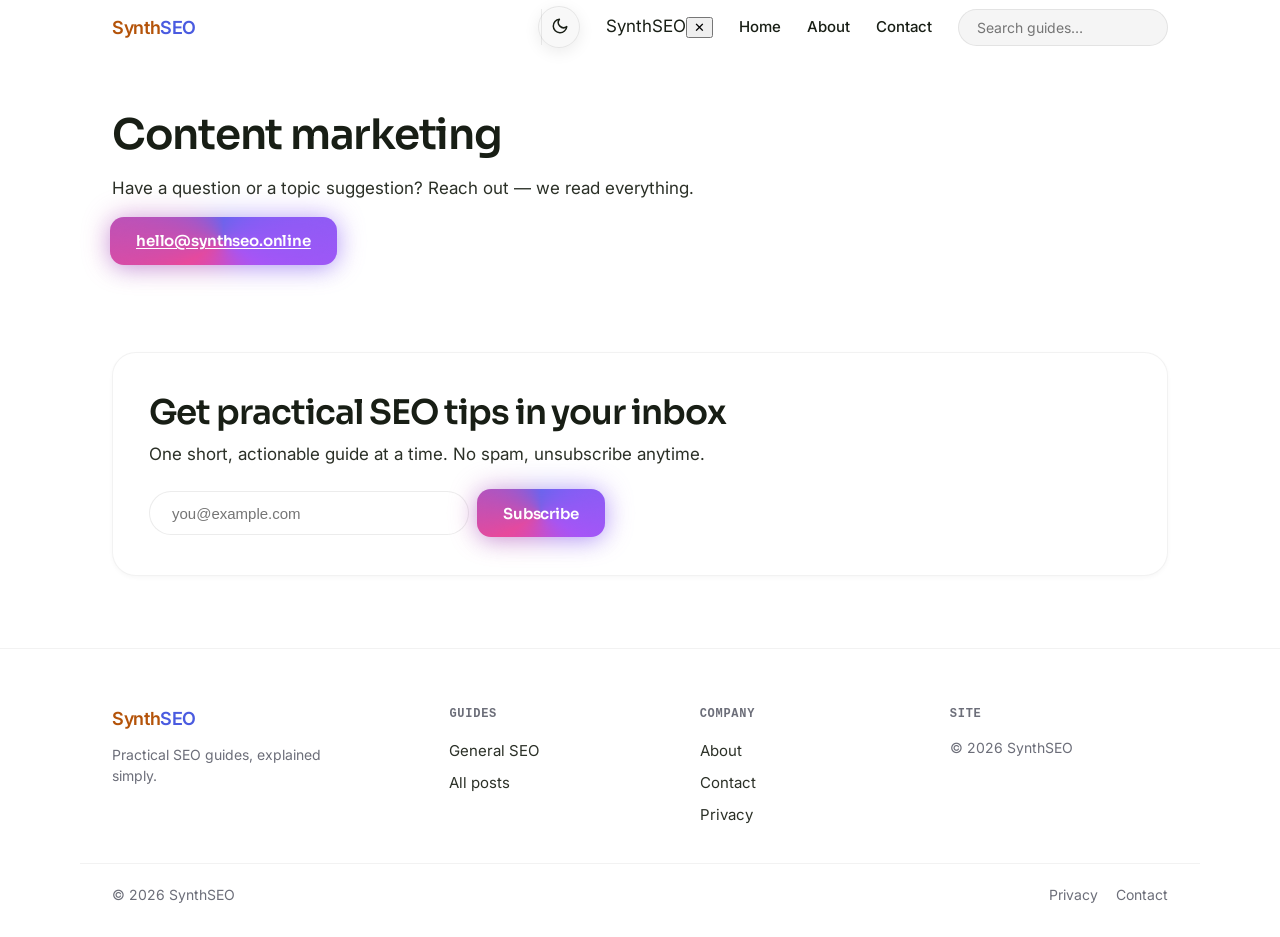
<file: contact/index.html>
<!doctype html><html lang="en"><head><meta charset="utf-8"><meta name="viewport" content="width=device-width,initial-scale=1"><title>Content marketing</title><meta name="description" content="Practical SEO guides, explained simply."><link rel="canonical" href="https://synthseo.online/contact/"><meta property="og:title" content="Content marketing"><meta property="og:description" content="Practical SEO guides, explained simply."><meta property="og:type" content="website"><link rel="icon" href="data:image/svg+xml,%3Csvg xmlns='http://www.w3.org/2000/svg' viewBox='0 0 64 64'%3E%3Crect width='64' height='64' rx='14' fill='%234A5BE0'/%3E%3Ctext x='30' y='44' font-family='Sora,Arial,sans-serif' font-size='36' font-weight='700' fill='white' text-anchor='middle'%3ES%3C/text%3E%3Ccircle cx='47' cy='17' r='7' fill='%23FF904C'/%3E%3C/svg%3E">
<meta name="theme-color" media="(prefers-color-scheme: light)" content="#ffffff">
<meta name="theme-color" media="(prefers-color-scheme: dark)" content="#0d0d0d">
<link rel="preconnect" href="https://fonts.googleapis.com"><link rel="preconnect" href="https://fonts.gstatic.com" crossorigin><link href="https://fonts.googleapis.com/css2?family=Inter:wght@400;500;600&family=Sora:wght@600;700&display=swap" rel="stylesheet"><script>(function(){var t=null;try{t=localStorage.getItem('synthseo-theme');}catch(e){}
if(!t&&window.matchMedia&&matchMedia('(prefers-color-scheme: dark)').matches)t='dark';
if(t==='dark')document.documentElement.setAttribute('data-theme','dark');})();</script><style>

















:root{--bg:#fff;--ink:#181E15;--body:#2b3027;--muted:#6C6E79;--brand:#FF904C;--brand-deep:#4A5BE0;--brand-tint:#FFEDDD;--hero-wash:#FDF1E7;--btn:#0d0d0d;--btn-ink:#fff;--brand-ink:#B45309;
--card:#fff;--bd:rgba(13,13,13,.05);--bd2:rgba(13,13,13,.08);--code:#f5f5f5;
--sh:rgba(0,0,0,.03) 0 2px 4px;--btnsh:rgba(0,0,0,.06) 0 1px 2px;--r:16px;--max:1120px;
--display:Sora,Inter,system-ui,sans-serif;--sans:Inter,system-ui,-apple-system,"Segoe UI",Roboto,sans-serif;
--mono:"Geist Mono",ui-monospace,SFMono-Regular,Menlo,Consolas,monospace}
[data-theme=dark]{--bg:#0d0d0d;--ink:#ededed;--body:#c9c9c9;--muted:#a0a0a0;--brand:#FF904C;--brand-deep:#8DA2FF;--brand-tint:rgba(255,144,76,.16);--hero-wash:rgba(255,144,76,.10);--btn:#f5f5f5;--btn-ink:#0d0d0d;--brand-ink:#FFB27A;
--card:#141414;--bd:rgba(255,255,255,.08);--bd2:rgba(255,255,255,.12);--code:#1a1a1a;
--sh:rgba(0,0,0,.4) 0 2px 4px}
*{box-sizing:border-box}html{scroll-behavior:smooth}
body{margin:0;background:var(--bg);color:var(--ink);
font:16px/1.5 var(--sans);-webkit-font-smoothing:antialiased}
a{color:var(--ink);text-decoration:none}a:hover{color:var(--brand-deep)}
h1,h2,h3{font-family:var(--display);letter-spacing:-.02em;line-height:1.15;font-weight:600}
.wrap{max-width:var(--max);margin:0 auto;padding:0 32px}
/* header */
header.top{position:sticky;top:0;z-index:50;background:rgba(255,255,255,.08);backdrop-filter:blur(20px);-webkit-backdrop-filter:blur(20px);
border-bottom:1px solid rgba(255,255,255,.15)}
.nav{max-width:var(--max);margin:0 auto;padding:6px 32px;display:flex;align-items:center;gap:26px}
.brand{font-weight:600;font-size:18px;letter-spacing:-.02em;color:var(--brand-ink);margin-right:auto}
.brand i{font-style:normal;color:var(--brand-deep)}
.nav a.nl{color:var(--ink);font-weight:500;font-size:15px}.nav a.nl:hover{color:var(--brand-deep);text-decoration:none}
.btn{display:inline-flex;align-items:center;justify-content:center;gap:8px;
font:600 15px/1 var(--display);letter-spacing:-.01em;
padding:12px 24px;min-height:44px;border-radius:14px;border:0;cursor:pointer;
color:#fff!important;background:linear-gradient(135deg,#4A5BE0,#6B7CFF);
box-shadow:0 1px 2px rgba(13,13,13,.08),0 6px 20px rgba(74,91,224,.25);
transition:transform .15s ease,box-shadow .15s ease,filter .15s ease;text-decoration:none}
.btn:hover{transform:translateY(-1px);filter:brightness(1.05);
box-shadow:0 2px 4px rgba(13,13,13,.1),0 10px 28px rgba(74,91,224,.32);
color:#fff!important;text-decoration:none}
.btn:active{transform:translateY(0)}
.btn:focus-visible{outline:2px solid var(--brand);outline-offset:3px}
.btn:disabled,.btn[aria-disabled="true"]{opacity:.5;cursor:not-allowed;transform:none}
.btn-sm{padding:9px 18px;min-height:36px;font-size:14px;border-radius:12px}
.btn-ghost{background:transparent;color:var(--ink)!important;border:1px solid var(--bd2);box-shadow:none}
.btn-ghost:hover{background:var(--code);box-shadow:none;filter:none}
[data-theme=dark] .btn{background:linear-gradient(135deg,#8DA2FF,#4A5BE0);
box-shadow:0 6px 20px rgba(74,91,224,.35)}
[data-theme=dark] .btn-ghost{background:transparent;color:var(--ink)!important}
.ctl{display:inline-flex;align-items:center;gap:2px;background:color-mix(in srgb,var(--code) 72%,transparent);border:1px solid var(--bd2);border-radius:9999px;padding:2px;backdrop-filter:blur(20px) saturate(180%);-webkit-backdrop-filter:blur(20px) saturate(180%);box-shadow:inset 0 1px 0 rgba(255,255,255,.22),0 4px 16px rgba(0,0,0,.08)}.ctl .ham,.ctl .iconbtn{background:transparent;border:0;box-shadow:none;border-radius:9999px;width:36px;height:36px;min-width:36px;min-height:36px}.ctl .ham{margin-left:0;order:0}.ctl #themebtn{border-left:1px solid var(--bd2);border-radius:0 9999px 9999px 0}
.iconbtn{background:var(--code);border:1px solid var(--bd2);border-radius:14px;width:44px;height:44px;flex:none;
cursor:pointer;font-size:16px;line-height:1;color:var(--ink)}
.searchbox{position:relative}
.searchbox input{background:var(--code);border:1px solid var(--bd2);border-radius:9999px;color:var(--ink);
padding:9px 18px;font:14px var(--sans);width:210px;outline:none}
.searchbox input:focus{border-color:var(--brand)}
.searchres{position:absolute;top:46px;right:0;width:320px;background:var(--card);border:1px solid var(--bd2);
border-radius:var(--r);box-shadow:var(--sh);overflow:hidden;display:none}
.searchres a{display:block;padding:12px 18px;color:var(--ink)}.searchres a:hover{background:var(--code);text-decoration:none;color:var(--ink)}
.searchres small{color:var(--muted);display:block;font-size:12px}
@media(max-width:480px){.searchres{max-width:calc(100vw - 48px)}}
/* hero: atmospheric wash panel */
.hero{padding:56px 44px;margin-top:32px;text-align:left;background:linear-gradient(180deg,var(--hero-wash),transparent 90%);
border:1px solid var(--bd);border-radius:24px}
.hero.slim{padding:40px 36px;margin-top:24px}
.eyebrow{display:block;font:600 12px/1.5 var(--mono);letter-spacing:.06em;text-transform:uppercase;
color:var(--brand-deep);margin-bottom:14px}
.hero h1{font-size:clamp(34px,5vw,54px);margin:0 0 16px;letter-spacing:-.03em;font-weight:600}
.hero p{color:var(--body);font-size:18px;max-width:640px;margin:0}
.readmore{font-weight:500;font-size:15px;color:var(--brand-deep)}
/* editorial list (Explore): one featured post + compact secondary rows */
.feat-post{display:grid;grid-template-columns:1.15fr .85fr;gap:36px;align-items:center;
padding:36px 0 40px;border-bottom:1px solid var(--bd2)}
.feat-post h2{font-size:clamp(26px,3.6vw,38px);margin:10px 0 12px;letter-spacing:-.03em;font-weight:600}
.feat-post h2 a{color:var(--ink)}
.feat-post p{color:var(--body);font-size:17px;margin:0 0 12px;max-width:56ch}
.feat-post img{width:100%;border-radius:var(--r);border:1px solid var(--bd)}
.rows{padding:8px 0 64px}
.rows-head{font:500 13px/1.5 var(--sans);letter-spacing:.05em;text-transform:uppercase;
color:var(--muted);margin:0;padding:28px 0 4px}
.row{padding:22px 0;border-bottom:1px solid var(--bd)}
.row h2{font-size:20px;margin:4px 0 6px;font-weight:600}.row h2 a{color:var(--ink)}
.row p{color:var(--body);font-size:15px;margin:0 0 8px;max-width:70ch}
.rows .row:nth-of-type(even) .cat{color:#4A5BE0;background:rgba(74,91,224,.10)}
[data-theme=dark] .rows .row:nth-of-type(even) .cat{color:#8DA2FF;background:rgba(141,162,255,.14)}
.cat{display:inline-block;font-size:12px;font-weight:600;letter-spacing:.06em;text-transform:uppercase;
color:var(--brand-deep);background:var(--brand-tint);border-radius:9999px;padding:4px 12px;margin-bottom:8px}
.meta{font:500 12.5px/1.6 var(--sans);letter-spacing:.04em;text-transform:uppercase;color:var(--muted)}
/* post */
.post-layout{display:block;max-width:840px;padding:48px 0 24px}
article.post h1{font-size:clamp(28px,4vw,42px);margin:8px 0 12px;letter-spacing:-.03em;font-weight:600}
article.post img{max-width:100%;height:auto;border-radius:12px}
.feat{width:100%;max-height:400px;object-fit:cover;border-radius:var(--r);margin:20px 0 8px;border:1px solid var(--bd)}
.prose{font-size:17px;overflow-wrap:break-word;word-wrap:break-word;color:var(--body)}.prose h2{font-size:26px;margin:44px 0 12px;color:var(--ink)}.prose h3{font-size:20px;margin:32px 0 8px;color:var(--ink)}
.prose pre{background:var(--code);padding:18px 22px;border-radius:12px;overflow:auto;font-size:14px;border:1px solid var(--bd)}
.prose code{background:var(--code);padding:2px 7px;border-radius:6px;font-size:.9em}
.prose blockquote{border-left:3px solid var(--brand);margin:24px 0;padding:4px 0 4px 20px;color:var(--muted)}
.prose a{color:var(--brand-deep);text-decoration:underline;text-underline-offset:2px}
/* subscribe */
.cta{border:1px solid var(--bd);border-radius:24px;box-shadow:var(--sh);padding:40px 36px;text-align:left;
margin:24px 0 72px;background:var(--card)}
.cta h2{font-size:clamp(24px,3.4vw,34px);margin:0 0 10px;letter-spacing:-.03em;font-weight:600}
.cta p{color:var(--body);margin:0 0 24px}
.cta form{display:flex;gap:10px;justify-content:flex-start;flex-wrap:wrap}
.cta input[type=email]{border:1px solid var(--bd2);border-radius:9999px;padding:12px 22px;font-size:15px;
width:min(320px,100%);background:var(--bg);color:var(--ink);outline:none}
.cta input[type=email]:focus{border-color:var(--brand)}
.cta .ok{display:none;color:var(--brand-deep);font-weight:600}
.site-footer{border-top:1px solid var(--bd);color:var(--muted);font-size:14px;margin-top:48px}
.foot-grid{display:grid;grid-template-columns:1.4fr 1fr 1fr 1fr;gap:32px;padding:56px 32px 32px}
.f-brand p{margin:12px 0 0;max-width:28ch}
.f-k{font:600 12px/1.5 var(--mono);letter-spacing:.06em;text-transform:uppercase;color:var(--muted);margin:0 0 12px}
.site-footer nav a{display:flex;align-items:center;min-height:32px;color:var(--body);font-size:15px}
.site-footer nav a:hover{color:var(--brand-deep)}
.site-footer nav a:focus-visible{outline:2px solid var(--brand);outline-offset:3px}
.foot-base{display:flex;gap:20px;flex-wrap:wrap;align-items:center;border-top:1px solid var(--bd);padding:20px 32px 32px}
.foot-base .sp{margin-left:auto;display:flex;gap:18px}
.foot-base a{color:var(--muted)}.foot-base a:hover{color:var(--brand-deep)}
@media(max-width:768px){.foot-grid{grid-template-columns:1fr 1fr;padding:40px 20px 24px}}
@media(max-width:480px){.foot-grid{grid-template-columns:1fr}}
@media(max-width:640px){.searchbox input{width:140px}.nav{gap:14px;padding:12px 16px}.wrap{padding:0 20px}.hero{padding:40px 24px}}
/* mobile: hamburger nav, single column, fluid media + type, 44px tap targets */
/* rollout-r: clean hamburger */
.ham{display:none;flex-direction:column;align-items:center;justify-content:center;gap:5px;background:transparent;border:0;border-radius:12px;width:36px;height:36px;min-width:36px;min-height:36px;color:var(--ink);cursor:pointer;-webkit-tap-highlight-color:transparent}.ham:active{transform:scale(.94)}
.ham span{display:block;width:18px;height:2px;border-radius:2px;background:currentColor;
transition:transform .25s ease,opacity .2s ease}
.ham[aria-expanded="true"] span:nth-child(1){transform:translateY(7px) rotate(45deg)}
.ham[aria-expanded="true"] span:nth-child(2){opacity:0}
.ham[aria-expanded="true"] span:nth-child(3){transform:translateY(-7px) rotate(-45deg)}
.ham:focus-visible{outline:2px solid var(--brand);outline-offset:3px}.ham,.mx,.menu a.nl,#themebtn{-webkit-tap-highlight-color:transparent;tap-highlight-color:transparent}@media(max-width:360px){.brand{font-size:15px;max-width:44vw;overflow:hidden;text-overflow:ellipsis;white-space:nowrap}}
@media(max-width:768px){.ctl .ham{display:inline-flex}}
img{max-width:100%;height:auto}
.prose table{display:block;max-width:100%;overflow-x:auto}
.prose pre{max-width:100%;overflow-x:auto;-webkit-overflow-scrolling:touch}
.prose img{max-width:100%;height:auto}
body{font-size:clamp(15px,.4vw + 14px,17px)}
@media(max-width:768px){
.nav{flex-wrap:wrap;gap:8px;padding:4px 10px;position:relative}
.ctl{display:inline-flex;margin-left:auto;order:2}.ctl .ham{display:inline-flex;align-items:center;justify-content:center}.nav .brand{order:0;margin:0;position:absolute;left:50%;top:50%;transform:translate(calc(-50% - 4px),-50%)}#themebtn{order:3;margin-left:auto}.ctl .ham{box-shadow:none}.ctl #themebtn{width:36px;height:36px;min-width:36px;min-height:36px;border-radius:9999px;background:transparent;border:0;box-shadow:none;backdrop-filter:none;-webkit-backdrop-filter:none}.ctl #themebtn{border-left:0}
.nav a.nl{display:none;width:100%;padding:12px 4px;min-height:44px;font-size:16px}
.nav .searchbox{display:none;width:100%;order:4}
.nav .searchbox input{width:100%;padding:6px 12px;font-size:14px}
.brand{font-size:16px}.nav.open a.nl,.nav.open .searchbox{display:block}
.feat-post{grid-template-columns:1fr;gap:20px;padding:28px 0 32px}
.hero{padding:40px 24px;margin-top:20px}
.hero h1{font-size:clamp(30px,8vw,42px)}
.hero p{font-size:clamp(16px,4.5vw,18px)}
article.post h1{font-size:clamp(26px,7vw,34px)}
.prose{font-size:clamp(16px,4.4vw,17px)}
.prose h2{font-size:clamp(22px,5.6vw,26px)}
.btn{min-height:44px;display:inline-flex;align-items:center;justify-content:center}
.cta{padding:40px 20px}
.wrap{padding:0 20px}
}

/* semrush-style article chrome: breadcrumbs, sticky TOC rail, share row */
.crumbs{grid-column:1/-1;display:flex;align-items:center;gap:8px;flex-wrap:wrap;
font:500 13px/1.5 var(--sans);color:var(--muted);padding:8px 0 0}
.crumbs a{color:var(--muted)}.crumbs a:hover{color:var(--brand-deep)}
.crumbs span{color:var(--muted);opacity:.7}
.post-layout.post{display:grid;grid-template-columns:232px minmax(0,1fr);gap:24px 56px;max-width:1120px}
.post-layout.post .side{align-self:start;position:sticky;top:76px;min-width:0}
.post-layout.post article.post{min-width:0}
.post article.post h1{font-size:clamp(32px,4.5vw,46px)}
.post .prose{max-width:68ch}
.post .share{grid-column:2;display:flex;align-items:center;gap:10px;flex-wrap:wrap;
border-top:1px solid var(--bd2);padding-top:24px;margin-top:8px}
.post .share .sh-t{font:600 12px/1.5 var(--mono);letter-spacing:.06em;text-transform:uppercase;color:var(--muted);margin-right:4px}
.post .share .sbtn{display:inline-flex;align-items:center;justify-content:center;width:44px;height:44px;padding:0;border-radius:14px;
border:1px solid var(--bd2);background:var(--card);color:var(--ink);font:500 14px var(--sans);cursor:pointer;box-shadow:inset 0 1px 0 rgba(255,255,255,.2)}
.post .share .sbtn:hover{border-color:var(--brand-deep);color:var(--brand-deep);text-decoration:none}
@media(max-width:900px){
.post-layout.post{grid-template-columns:1fr}
.post-layout.post .side{position:static}
.post .share{grid-column:1}
}

/* reader changelist: readbar, glass TOC, author, keep-reading, icon share */
.readbar{position:absolute;bottom:0;left:0;right:0;height:3px;z-index:1;background:transparent}
.readbar i{display:block;height:100%;width:0;background:linear-gradient(90deg,var(--brand),var(--brand-deep))}
.post .share .sbtn svg{display:block}
.post .author{grid-column:2;display:flex;gap:18px;align-items:flex-start;border:1px solid var(--bd2);
border-radius:20px;padding:26px;background:var(--card);box-shadow:var(--sh)}
.post .avatar{flex:none;width:56px;height:56px;border-radius:50%;display:flex;align-items:center;
justify-content:center;font:700 22px var(--display);color:#fff;background:linear-gradient(135deg,var(--brand),var(--brand-deep))}
.post .a-k{font:600 12px/1.5 var(--mono);letter-spacing:.06em;text-transform:uppercase;color:var(--muted);margin:0 0 4px}
.post .a-n{font:600 18px/1.3 var(--display);margin:0 0 6px}
.post .a-b{color:var(--body);font-size:15px;margin:0;max-width:60ch}
.post .keep{grid-column:2;margin-top:8px}
.post .keep-grid{display:grid;grid-template-columns:repeat(3,1fr);gap:16px}
.post .keep-card{border:1px solid var(--bd2);border-radius:16px;padding:20px;background:var(--card)}
.post .keep-card:hover{border-color:var(--brand-deep)}
.post .keep-card h3{font-size:16px;margin:8px 0 8px;line-height:1.4}
.post .keep-card h3 a{color:var(--ink)}
.post .keep-card p{font-size:13.5px;color:var(--body);margin:0 0 8px}
@media(max-width:900px){
.post .author,.post .keep{grid-column:1}
.post .keep-grid{grid-template-columns:1fr}
.is-post footer{padding-bottom:120px}
.post-layout.post .side{position:fixed;left:0;right:0;bottom:0;top:auto;z-index:60;
padding:0 8px calc(8px + env(safe-area-inset-bottom));
background:color-mix(in srgb,var(--bg) 82%,transparent);
backdrop-filter:blur(16px) saturate(1.5);-webkit-backdrop-filter:blur(16px) saturate(1.5);
border-top:1px solid var(--bd2)}
.post-layout.post .side{border-radius:20px 20px 0 0}
.post-layout.post .side::before{content:"";display:block;width:40px;height:4px;border-radius:99px;background:var(--bd2);margin:10px auto 2px}
.post-layout.post .side summary{min-height:52px;font-size:15px}
.post-layout.post .side{left:12px;right:12px;bottom:calc(12px + env(safe-area-inset-bottom));padding:0;background:rgba(255,255,255,.08);backdrop-filter:blur(20px);-webkit-backdrop-filter:blur(20px);border:1px solid var(--bd2);border-radius:9999px;box-shadow:inset 0 1px 0 rgba(255,255,255,.22),0 8px 32px rgba(0,0,0,.14)}
.post-layout.post .side::before{display:none}
.post-layout.post .side summary{min-height:36px;justify-content:center;font-size:15px}
.post-layout.post .side summary::before{display:none}
.post-layout.post .side .toc-k{font-size:14px}
.post-layout.post .side:has(details[open]){border-radius:24px;background:rgba(255,255,255,.08);backdrop-filter:blur(20px);-webkit-backdrop-filter:blur(20px);border:1px solid rgba(255,255,255,.15);box-shadow:0 4px 12px rgba(0,0,0,.25)}
.post-layout.post .side:has(details[open]) summary{border:0;background:transparent}
}
.menu{display:contents}html.nav-lock,html.nav-lock body{overflow:hidden}@media(max-width:768px){.menu{position:fixed;top:0;left:0;bottom:0;width:min(320px,86vw);z-index:70;display:flex;flex-direction:column;gap:4px;padding:16px 20px 32px;overflow-y:auto;background:rgba(255,255,255,.08);backdrop-filter:blur(20px);-webkit-backdrop-filter:blur(20px);border-right:1px solid rgba(255,255,255,.15);box-shadow:24px 0 64px rgba(0,0,0,.18);transform:translateX(-105%);transition:transform .3s cubic-bezier(.32,.72,.35,1)}.nav.open .menu{transform:none}.nav.open::after{content:"";position:fixed;inset:0;z-index:60;background:rgba(0,0,0,.45)}
header.top:has(.nav.open){backdrop-filter:none;-webkit-backdrop-filter:none;background:var(--bg)}.nav.open .ctl{visibility:hidden}.nav .menu a.nl{display:flex;align-items:center;justify-content:space-between;min-height:52px;width:auto;font-size:17px;padding:8px 12px;border-radius:12px}.nav .menu a.nl::after{content:"\203A";color:var(--muted);font-size:22px;line-height:1}.nav .menu a.nl:hover{background:var(--code);text-decoration:none}.nav .menu .searchbox{display:block;width:100%;order:0;margin-top:12px}.nav .menu .searchbox input{width:100%;background:rgba(255,255,255,.08);border:1px solid rgba(255,255,255,.15);backdrop-filter:blur(20px);-webkit-backdrop-filter:blur(20px)}.mhead{display:none}@media(max-width:768px){.mhead{display:flex;align-items:center;justify-content:space-between;margin-bottom:12px}}.mhead span{font:600 17px var(--display);color:var(--brand-ink)}.mhead .mx{width:44px;height:44px;border-radius:50%;background:transparent;border:0;color:var(--ink);font-size:18px;cursor:pointer}}
/* a11y: skip link, visible focus, TOC depth, reduced motion */
.skip{position:absolute;left:16px;top:-72px;z-index:100;background:var(--ink);color:var(--bg);padding:12px 20px;border-radius:10px;font-weight:600;text-decoration:none}
.skip:focus{top:12px;color:var(--bg);text-decoration:none}
.vh{position:absolute!important;width:1px;height:1px;margin:-1px;padding:0;overflow:hidden;clip:rect(0 0 0 0);white-space:nowrap;border:0}
a:focus-visible,button:focus-visible,input:focus-visible,summary:focus-visible,[tabindex]:focus-visible{outline:2px solid var(--brand);outline-offset:2px}
.prose a{overflow-wrap:break-word}
@media (prefers-reduced-motion:reduce){html{scroll-behavior:auto}*,*::before,*::after{transition:none!important;animation:none!important}}
















/* v2 animation pass (libs-research steps 1-4): pure CSS, 0KB libs, additive; smooth-scroll lib excluded per owner */
@media (prefers-reduced-motion:no-preference){
:root{--v2-ease:cubic-bezier(.2,.7,.2,1);--v2-fast:.18s;--v2-med:.3s}
.btn{transition:transform var(--v2-fast) var(--v2-ease),box-shadow var(--v2-fast) var(--v2-ease),filter var(--v2-fast) var(--v2-ease)}
.btn:active{transform:scale(.97)}
.btn-ghost:active{transform:scale(.97)}
.ham span{transition:transform var(--v2-med) var(--v2-ease),opacity .2s ease}
html.nav-lock,html.nav-lock body{overflow:hidden}
@media(max-width:768px){.nav .menu>*{transition:opacity var(--v2-med) var(--v2-ease),translate var(--v2-med) var(--v2-ease)}.nav:not(.open) .menu>*{opacity:0;translate:-12px 0}.nav.open .menu>*{opacity:1;translate:0 0}.nav.open .menu>:nth-child(1){transition-delay:.05s}.nav.open .menu>:nth-child(2){transition-delay:.09s}.nav.open .menu>:nth-child(3){transition-delay:.13s}.nav.open .menu>:nth-child(4){transition-delay:.17s}.nav.open .menu>:nth-child(5){transition-delay:.21s}.nav.open .menu>:nth-child(6){transition-delay:.25s}}
@keyframes v2rise{from{opacity:0;translate:0 24px}}
.hero>:nth-child(1){animation:v2rise .7s var(--v2-ease) both;animation-delay:.05s}.hero>:nth-child(2){animation:v2rise .7s var(--v2-ease) both;animation-delay:.15s}.hero>:nth-child(3){animation:v2rise .7s var(--v2-ease) both;animation-delay:.25s}.hero>:nth-child(4){animation:v2rise .7s var(--v2-ease) both;animation-delay:.35s}.hero>:nth-child(5){animation:v2rise .7s var(--v2-ease) both;animation-delay:.45s}
html.v2js .feat-post,html.v2js .rows .row,html.v2js .keep-card,html.v2js .cta,html.v2js .author{opacity:0;translate:0 24px;transition:opacity .7s var(--v2-ease),translate .7s var(--v2-ease)}
html.v2js .feat-post.in,html.v2js .rows .row.in,html.v2js .keep-card.in,html.v2js .cta.in,html.v2js .author.in{opacity:1;translate:0 0}
@keyframes v2foot{from{opacity:0;translate:0 16px}}
.site-footer{animation:v2foot .7s var(--v2-ease) both;animation-timeline:view();animation-range:entry 0% entry 40%}
@supports (animation-timeline:scroll()){.readbar i{width:100%!important;transform-origin:0 50%;transform:scaleX(0);animation:v2read linear both;animation-timeline:scroll()}@keyframes v2read{to{transform:scaleX(1)}}}
[data-theme=dark] .nav.open::after{background:rgba(0,0,0,.6)}
/* v2-mobile-calm
/* rollout-f: header/ scroll calm on phones */
@media(max-width:768px){/* rollout-j: header glass matches TOC-pill recipe */
/* rollout-k: pill + menu calm on phones */
/* rollout-l: frost richness on phones */
/* rollout-m: floating header pill on phones */


@media(max-width:768px){header.top{top:12px;margin:0 12px;border-radius:22px;border:1px solid rgba(255,255,255,.15)!important;box-shadow:0 8px 32px rgba(0,0,0,.12);overflow:visible}}
@media(max-width:768px){header.top{backdrop-filter:blur(20px) saturate(1.6)!important;-webkit-backdrop-filter:blur(20px) saturate(1.6)!important}.ctl{backdrop-filter:blur(20px) saturate(1.6)!important;-webkit-backdrop-filter:blur(20px) saturate(1.6)!important}.menu{backdrop-filter:blur(20px) saturate(1.6)!important;-webkit-backdrop-filter:blur(20px) saturate(1.6)!important}}
@media(max-width:768px){.ctl{background:rgba(255,255,255,.08)!important;backdrop-filter:blur(20px)!important;-webkit-backdrop-filter:blur(20px)!important;border-color:rgba(255,255,255,.15)!important}.nav:not(.open) .menu>*,.nav .menu>*{transition:opacity .18s ease!important;translate:none!important}.nav.open .menu>:nth-child(n){transition-delay:0s!important}}
header.top{background:rgba(255,255,255,.08)!important;backdrop-filter:blur(20px)!important;-webkit-backdrop-filter:blur(20px)!important}.menu{background:rgba(255,255,255,.08)!important;backdrop-filter:blur(20px)!important;-webkit-backdrop-filter:blur(20px)!important}[data-theme=dark] .menu{background:rgba(13,13,13,.72)!important;border-right:1px solid var(--bd2)!important}@media(max-width:768px){.menu{background:rgba(255,255,255,.92)!important}}@media(max-width:768px){[data-theme=dark] .menu{background:rgba(20,20,20,.94)!important}}.readbar i{animation:none!important;transform:none!important}html{scroll-behavior:auto!important}} (rollout-e): static content on phones */
@media(max-width:768px){html.v2js .feat-post,html.v2js .rows .row,html.v2js .keep-card,html.v2js .cta,html.v2js .author{opacity:1!important;translate:none!important;transition:none!important}.site-footer{animation:none!important}.hero>:nth-child(n){animation-duration:.01s!important;animation-delay:0s!important}}
}/* v3 top-5 polish (libs-research Part 2 ranks 1-3): 0KB libs, additive; smooth-scroll lib excluded per owner */
@property --v3-a{syntax:'<angle>';inherits:false;initial-value:0deg}
@media (prefers-reduced-motion:no-preference) and (min-width:769px){
@view-transition{navigation:auto}
html{scroll-behavior:smooth}
.prose h2[id],.prose h3[id]{scroll-margin-top:84px}
.btn:not(.btn-ghost){position:relative;isolation:isolate}
.btn:not(.btn-ghost)::before{content:"";position:absolute;inset:-2px;z-index:-1;border-radius:inherit;background:conic-gradient(from var(--v3-a),#6366f1,#a855f7,#ec4899,#6366f1);animation:v3spin 3.5s linear infinite}
.btn:not(.btn-ghost)::after{content:"";position:absolute;inset:-2px;z-index:-1;border-radius:inherit;background:conic-gradient(from var(--v3-a),#6366f1,#a855f7,#ec4899,#6366f1);filter:blur(14px);opacity:.5;animation:v3spin 3.5s linear infinite}
.btn:not(.btn-ghost):hover::after{opacity:.9}
@keyframes v3spin{to{--v3-a:360deg}}
[data-theme=dark] .btn:not(.btn-ghost)::after{opacity:.65}
}/* rollout-q: slim mobile header to pill height */
@media(max-width:768px){.nav{padding:2px 10px!important;gap:10px!important}#topnav .ham{width:36px!important;height:36px!important;min-width:36px!important;min-height:36px!important}#themebtn{height:36px!important;min-height:36px!important;width:36px!important;min-width:36px!important}.brand{font-size:16px}}
/* rollout-u: chromeless mobile controls */
@media(max-width:768px){.nav .ctl{background:transparent!important;border:0!important;box-shadow:none!important;backdrop-filter:none!important;-webkit-backdrop-filter:none!important;padding:0!important;gap:6px!important}}
/* rollout-v: ham left, theme right on phones */
@media(max-width:768px){.nav .ctl{display:contents!important}#topnav .ham{order:1!important;margin:0!important}#themebtn{order:2!important;margin-left:auto!important}}
/* rollout-w: drawer interior rebuild */
@media(max-width:768px){.nav.open .brand{visibility:hidden!important}.nav.open .menu>*{flex:none!important}.nav.open .menu .mhead{display:flex!important;align-items:center!important;justify-content:space-between!important;width:100%!important;min-height:44px!important}.nav.open .menu a.nl{width:100%!important}.nav.open .menu .searchbox{display:block!important;width:100%!important;margin:12px 0 4px!important}.nav.open .menu .searchbox input{width:100%!important}}
/* rollout-x: drawer escapes header containing block when open */
header.top:has(.nav.open){backdrop-filter:none!important;-webkit-backdrop-filter:none!important}

/* rollout-ab: no readbar line anywhere */
.readbar{display:none!important}
</style></head><body><a class="skip" href="#main">Skip to content</a><header class="top"><nav class="nav" id="topnav" aria-label="Primary"><a class="brand" href="/">Synth<i>SEO</i></a><span class="ctl" role="group" aria-label="Page controls"><button class="ham" onclick="__toggleNav()" aria-label="Open menu" aria-expanded="false" aria-controls="mmenu"><span></span><span></span><span></span></button><button class="iconbtn" id="themebtn" onclick="__toggleTheme()" aria-label="Switch to dark mode" aria-pressed="false"><svg width="18" height="18" viewBox="0 0 24 24" fill="none" stroke="currentColor" stroke-width="2" stroke-linecap="round" stroke-linejoin="round" aria-hidden="true"><path d="M21 12.8A9 9 0 1 1 11.2 3a7 7 0 0 0 9.8 9.8z"/></svg></button></span><div class="menu" id="mmenu"><div class="mhead"><span>SynthSEO</span><button class="mx" type="button" aria-label="Close menu" onclick="__closeNav(true)">✕</button></div><a class="nl" href="/">Home</a><a class="nl" href="/about/">About</a><a class="nl" href="/contact/">Contact</a><span class="searchbox" role="search"><label class="vh" for="q">Search guides</label><input id="q" type="search" placeholder="Search guides…" autocomplete="off" aria-controls="qres" aria-expanded="false"><span class="searchres" id="qres" role="listbox" aria-label="Search suggestions"></span></span></div></nav><div class="readbar" aria-hidden="true"><i id="readbarfill"></i></div></header><main class="wrap" id="main" tabindex="-1"><article class="post" style="padding:48px 0"><h1>Content marketing</h1><div class="prose"><p>Have a question or a topic suggestion? Reach out — we read everything.</p><p><a class="btn" href="mailto:hello@synthseo.online">hello@synthseo.online</a></p></div></article><section class="cta" aria-labelledby="nl-h"><h2 id="nl-h">Get practical SEO tips in your inbox</h2><p>One short, actionable guide at a time. No spam, unsubscribe anytime.</p><form aria-label="Subscribe to SEO tips" onsubmit="return __subscribe(this)"><label class="vh" for="nl-email">Email address</label><input id="nl-email" name="email" type="email" required placeholder="you@example.com" autocomplete="email"><button class="btn" type="submit">Subscribe</button></form><p class="ok" role="status" aria-live="polite" tabindex="-1">You're on the list — welcome aboard!</p></section></main><footer class="site-footer"><div class="wrap foot-grid"><div class="f-brand"><a class="brand" href="/">Synth<i>SEO</i></a><p>Practical SEO guides, explained simply.</p></div><nav aria-label="Guides"><p class="f-k">Guides</p><a href="/general-seo/">General SEO</a><a href="/blogs/">All posts</a></nav><nav aria-label="Company"><p class="f-k">Company</p><a href="/about/">About</a><a href="/contact/">Contact</a><a href="/privacy/">Privacy</a></nav><div class="f-meta"><p class="f-k">Site</p><p>© 2026 SynthSEO</p></div></div><div class="wrap foot-base"><span>© 2026 SynthSEO</span><span class="sp"><a href="/privacy/">Privacy</a><a href="/contact/">Contact</a></span></div></footer><script>window.__POSTS=[{"t":"Website Speed: Is It A Critical Factor For SEO In 2024?","u":"/general-seo/website-speed-in-seo/","d":"What page speed really means, how Google measures it — FCP, LCP, CLS, INP — and the fixes worth doing first.","c":"general-seo","r":"13 min read"},{"t":"10 Best Free WordPress Plugins You Cannot Miss","u":"/plugins/best-free-wordpress-plugins/","d":"Ten free plugins covering SEO, analytics, and editing — what each one does and how to pick between them.","c":"plugins","r":"14 min read"},{"t":"Content Readability 101: The Importance of Readability in SEO","u":"/writing/importance-of-readability-in-seo/","d":"Why readable content ranks better: simple language, tighter sentences, clear structure, and three tests to check your work.","c":"writing","r":"13 min read"},{"t":"3 Proven Link Building Strategies For Increased Traffic","u":"/link-building/proven-link-building-strategies/","d":"What link building actually is, why links still move rankings, and three white-hat ways to earn them.","c":"link-building","r":"13 min read"},{"t":"Keyword Research: The 1st Step To Successful Search Engine Optimisation","u":"/keyword-research/keyword-research-first-step/","d":"How to find what your users search for, judge intent and competition, and turn it into content that ranks.","c":"keyword-research","r":"25 min read"}];</script><script>
(function(){var box=document.getElementById('q'),res=document.getElementById('qres');
if(!box)return;var idx=window.__POSTS||[];
function show(){res.style.display='block';box.setAttribute('aria-expanded','true');}
function hide(){res.style.display='none';box.setAttribute('aria-expanded','false');}
function go(){var s=box.value.trim().toLowerCase();
if(s.length<2){hide();return;}
var hits=idx.filter(function(p){return (p.t+' '+p.d+' '+(p.c||'')).toLowerCase().indexOf(s)>-1;}).slice(0,6);
if(!hits.length){res.innerHTML='<span style="display:block;padding:12px 18px"><small>No results</small></span>';show();return;}
res.innerHTML=hits.map(function(p){return '<a role="option" href="'+p.u+'">'+p.t+'<small>'+p.c+' · '+p.r+'</small></a>';}).join('');
show();}
box.addEventListener('input',go);box.addEventListener('focus',go);
box.addEventListener('keydown',function(e){if(e.key==='Escape'){hide();box.blur();}else if(e.key==='Enter'){var a=res.querySelector('a');if(a){window.location.href=a.getAttribute('href');}}else if(e.key==='ArrowDown'||e.key==='ArrowUp'){var l=res.querySelectorAll('a');if(!l.length)return;e.preventDefault();var i=-1;for(var k=0;k<l.length;k++){if(l[k]===document.activeElement)i=k;}if(e.key==='ArrowDown'){i=(i+1)%l.length;}else{i=(i-1+l.length)%l.length;}l[i].focus();}});
document.addEventListener('click',function(e){if(!res.contains(e.target)&&e.target!==box)hide();});})();</script><script>
(function(){var MOON="<svg width=\"18\" height=\"18\" viewBox=\"0 0 24 24\" fill=\"none\" stroke=\"currentColor\" stroke-width=\"2\" stroke-linecap=\"round\" stroke-linejoin=\"round\" aria-hidden=\"true\"><path d=\"M21 12.8A9 9 0 1 1 11.2 3a7 7 0 0 0 9.8 9.8z\"/></svg>",SUN="<svg width=\"18\" height=\"18\" viewBox=\"0 0 24 24\" fill=\"none\" stroke=\"currentColor\" stroke-width=\"2\" stroke-linecap=\"round\" stroke-linejoin=\"round\" aria-hidden=\"true\"><circle cx=\"12\" cy=\"12\" r=\"4\"/><path d=\"M12 2v2m0 16v2M4.9 4.9l1.4 1.4m11.4 11.4 1.4 1.4M2 12h2m16 0h2M4.9 19.1l1.4-1.4m11.4-11.4 1.4-1.4\"/></svg>";
function paint(){var b=document.getElementById('themebtn');if(!b)return;
var dark=document.documentElement.getAttribute('data-theme')==='dark';
b.innerHTML=dark?SUN:MOON;
b.setAttribute('aria-pressed',dark?'true':'false');
b.setAttribute('aria-label',dark?'Switch to light mode':'Switch to dark mode');}
paint();
window.__toggleTheme=function(){var el=document.documentElement;
var next=el.getAttribute('data-theme')==='dark'?'light':'dark';
if(next==='light')el.removeAttribute('data-theme');else el.setAttribute('data-theme',next);
try{localStorage.setItem('synthseo-theme',next);}catch(e){}
paint();};})();</script><script>(function(){function ham(){return document.querySelector('#topnav .ham');}
window.__toggleNav=function(){var n=document.getElementById('topnav');if(!n)return;
var open=n.classList.toggle('open');document.documentElement.classList.toggle('nav-lock',open);var b=ham();
if(b){b.setAttribute('aria-expanded',open?'true':'false');b.setAttribute('aria-label',open?'Close menu':'Open menu');}if(open){var m=document.querySelector('#mmenu .mx');if(m){try{m.focus();}catch(e){}}}};
window.__closeNav=function(refocus){var n=document.getElementById('topnav');if(!n||!n.classList.contains('open'))return;n.classList.remove('open');document.documentElement.classList.remove('nav-lock');var b=ham();if(b){b.setAttribute('aria-expanded','false');b.setAttribute('aria-label','Open menu');if(refocus===true){try{b.focus();}catch(e){}}}};
document.addEventListener('click',function(e){var n=document.getElementById('topnav');if(!n||!n.classList.contains('open'))return;if(e.target===n||!n.contains(e.target)){window.__closeNav();}});
document.addEventListener('keydown',function(e){if(e.key==='Escape'){if(e.target&&e.target.id==='q')return;var n=document.getElementById('topnav');if(n&&n.classList.contains('open')){window.__closeNav(true);}}});
var m=document.getElementById('mmenu');if(m){m.addEventListener('click',function(e){var a=e.target&&e.target.closest?e.target.closest('a'):null;if(a)window.__closeNav();});}
var mx=document.querySelector('#mmenu .mx');if(mx){mx.addEventListener('keydown',function(e){if(e.key==='Escape'){window.__closeNav(true);}});}
var t=document.querySelector('details.toc-card');if(t&&window.innerWidth<901)t.removeAttribute('open');})();</script><script>(function(){var KIT_FORM_ID='REPLACE_WITH_KIT_FORM_ID';window.__subscribe=function(f){var em=f.querySelector('input[type=email]');var ok=f.nextElementSibling;function done(){f.style.display='none';ok.style.display='block';try{ok.focus();}catch(e){}}if(!em||!em.value||KIT_FORM_ID.indexOf('REPLACE')===0){done();return false;}fetch('https://app.kit.com/forms/'+KIT_FORM_ID+'/subscriptions',{method:'POST',headers:{'Content-Type':'application/x-www-form-urlencoded'},body:'email_address='+encodeURIComponent(em.value)}).then(done,function(){em.name='email_address';f.setAttribute('action','https://app.kit.com/forms/'+KIT_FORM_ID+'/subscriptions');f.setAttribute('method','post');f.removeAttribute('onsubmit');f.submit();});return false;};})();</script><script>(function(){var f=document.getElementById('readbarfill');if(!f)return;function u(){var h=document.documentElement;var m=h.scrollHeight-h.clientHeight;f.style.width=(m>0?(h.scrollTop/m*100):0)+'%';}window.addEventListener('scroll',u,{passive:true});u();})();</script><script>(function(){var d=document.documentElement;d.classList.add('v2js');var els=document.querySelectorAll('.feat-post,.rows .row,.keep-card,.cta,.author');if(!('IntersectionObserver' in window)){for(var a=0;a<els.length;a++){els[a].classList.add('in');}return;}var o=new IntersectionObserver(function(es){for(var j=0;j<es.length;j++){if(es[j].isIntersecting){es[j].target.classList.add('in');o.unobserve(es[j].target);}}},{threshold:.12,rootMargin:'0px 0px -8% 0px'});for(var k=0;k<els.length;k++){els[k].style.transitionDelay=((k%4)*60)+'ms';o.observe(els[k]);}})();</script></body></html>
</file>
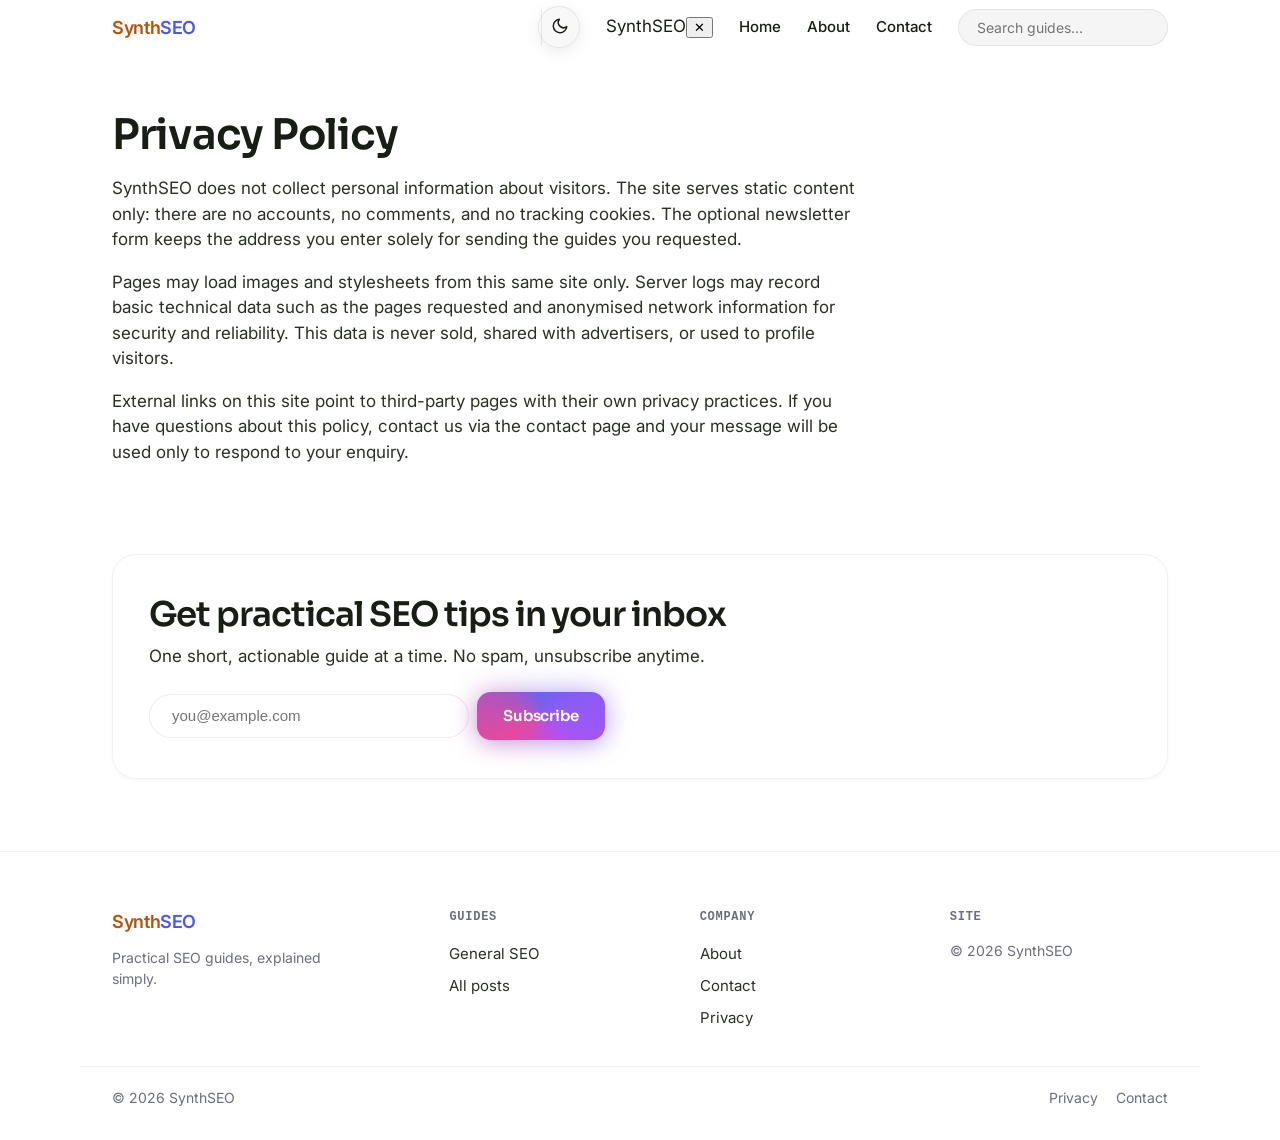
<file: privacy/index.html>
<!doctype html><html lang="en"><head><meta charset="utf-8"><meta name="viewport" content="width=device-width,initial-scale=1"><title>Privacy Policy — SynthSEO</title><meta name="description" content="Practical SEO guides, explained simply."><link rel="canonical" href="https://synthseo.online/privacy/"><meta property="og:title" content="Privacy Policy — SynthSEO"><meta property="og:description" content="Practical SEO guides, explained simply."><meta property="og:type" content="website"><link rel="icon" href="data:image/svg+xml,%3Csvg xmlns='http://www.w3.org/2000/svg' viewBox='0 0 64 64'%3E%3Crect width='64' height='64' rx='14' fill='%234A5BE0'/%3E%3Ctext x='30' y='44' font-family='Sora,Arial,sans-serif' font-size='36' font-weight='700' fill='white' text-anchor='middle'%3ES%3C/text%3E%3Ccircle cx='47' cy='17' r='7' fill='%23FF904C'/%3E%3C/svg%3E">
<meta name="theme-color" media="(prefers-color-scheme: light)" content="#ffffff">
<meta name="theme-color" media="(prefers-color-scheme: dark)" content="#0d0d0d">
<link rel="preconnect" href="https://fonts.googleapis.com"><link rel="preconnect" href="https://fonts.gstatic.com" crossorigin><link href="https://fonts.googleapis.com/css2?family=Inter:wght@400;500;600&family=Sora:wght@600;700&display=swap" rel="stylesheet"><script>(function(){var t=null;try{t=localStorage.getItem('synthseo-theme');}catch(e){}
if(!t&&window.matchMedia&&matchMedia('(prefers-color-scheme: dark)').matches)t='dark';
if(t==='dark')document.documentElement.setAttribute('data-theme','dark');})();</script><style>

















:root{--bg:#fff;--ink:#181E15;--body:#2b3027;--muted:#6C6E79;--brand:#FF904C;--brand-deep:#4A5BE0;--brand-tint:#FFEDDD;--hero-wash:#FDF1E7;--btn:#0d0d0d;--btn-ink:#fff;--brand-ink:#B45309;
--card:#fff;--bd:rgba(13,13,13,.05);--bd2:rgba(13,13,13,.08);--code:#f5f5f5;
--sh:rgba(0,0,0,.03) 0 2px 4px;--btnsh:rgba(0,0,0,.06) 0 1px 2px;--r:16px;--max:1120px;
--display:Sora,Inter,system-ui,sans-serif;--sans:Inter,system-ui,-apple-system,"Segoe UI",Roboto,sans-serif;
--mono:"Geist Mono",ui-monospace,SFMono-Regular,Menlo,Consolas,monospace}
[data-theme=dark]{--bg:#0d0d0d;--ink:#ededed;--body:#c9c9c9;--muted:#a0a0a0;--brand:#FF904C;--brand-deep:#8DA2FF;--brand-tint:rgba(255,144,76,.16);--hero-wash:rgba(255,144,76,.10);--btn:#f5f5f5;--btn-ink:#0d0d0d;--brand-ink:#FFB27A;
--card:#141414;--bd:rgba(255,255,255,.08);--bd2:rgba(255,255,255,.12);--code:#1a1a1a;
--sh:rgba(0,0,0,.4) 0 2px 4px}
*{box-sizing:border-box}html{scroll-behavior:smooth}
body{margin:0;background:var(--bg);color:var(--ink);
font:16px/1.5 var(--sans);-webkit-font-smoothing:antialiased}
a{color:var(--ink);text-decoration:none}a:hover{color:var(--brand-deep)}
h1,h2,h3{font-family:var(--display);letter-spacing:-.02em;line-height:1.15;font-weight:600}
.wrap{max-width:var(--max);margin:0 auto;padding:0 32px}
/* header */
header.top{position:sticky;top:0;z-index:50;background:rgba(255,255,255,.08);backdrop-filter:blur(20px);-webkit-backdrop-filter:blur(20px);
border-bottom:1px solid rgba(255,255,255,.15)}
.nav{max-width:var(--max);margin:0 auto;padding:6px 32px;display:flex;align-items:center;gap:26px}
.brand{font-weight:600;font-size:18px;letter-spacing:-.02em;color:var(--brand-ink);margin-right:auto}
.brand i{font-style:normal;color:var(--brand-deep)}
.nav a.nl{color:var(--ink);font-weight:500;font-size:15px}.nav a.nl:hover{color:var(--brand-deep);text-decoration:none}
.btn{display:inline-flex;align-items:center;justify-content:center;gap:8px;
font:600 15px/1 var(--display);letter-spacing:-.01em;
padding:12px 24px;min-height:44px;border-radius:14px;border:0;cursor:pointer;
color:#fff!important;background:linear-gradient(135deg,#4A5BE0,#6B7CFF);
box-shadow:0 1px 2px rgba(13,13,13,.08),0 6px 20px rgba(74,91,224,.25);
transition:transform .15s ease,box-shadow .15s ease,filter .15s ease;text-decoration:none}
.btn:hover{transform:translateY(-1px);filter:brightness(1.05);
box-shadow:0 2px 4px rgba(13,13,13,.1),0 10px 28px rgba(74,91,224,.32);
color:#fff!important;text-decoration:none}
.btn:active{transform:translateY(0)}
.btn:focus-visible{outline:2px solid var(--brand);outline-offset:3px}
.btn:disabled,.btn[aria-disabled="true"]{opacity:.5;cursor:not-allowed;transform:none}
.btn-sm{padding:9px 18px;min-height:36px;font-size:14px;border-radius:12px}
.btn-ghost{background:transparent;color:var(--ink)!important;border:1px solid var(--bd2);box-shadow:none}
.btn-ghost:hover{background:var(--code);box-shadow:none;filter:none}
[data-theme=dark] .btn{background:linear-gradient(135deg,#8DA2FF,#4A5BE0);
box-shadow:0 6px 20px rgba(74,91,224,.35)}
[data-theme=dark] .btn-ghost{background:transparent;color:var(--ink)!important}
.ctl{display:inline-flex;align-items:center;gap:2px;background:color-mix(in srgb,var(--code) 72%,transparent);border:1px solid var(--bd2);border-radius:9999px;padding:2px;backdrop-filter:blur(20px) saturate(180%);-webkit-backdrop-filter:blur(20px) saturate(180%);box-shadow:inset 0 1px 0 rgba(255,255,255,.22),0 4px 16px rgba(0,0,0,.08)}.ctl .ham,.ctl .iconbtn{background:transparent;border:0;box-shadow:none;border-radius:9999px;width:36px;height:36px;min-width:36px;min-height:36px}.ctl .ham{margin-left:0;order:0}.ctl #themebtn{border-left:1px solid var(--bd2);border-radius:0 9999px 9999px 0}
.iconbtn{background:var(--code);border:1px solid var(--bd2);border-radius:14px;width:44px;height:44px;flex:none;
cursor:pointer;font-size:16px;line-height:1;color:var(--ink)}
.searchbox{position:relative}
.searchbox input{background:var(--code);border:1px solid var(--bd2);border-radius:9999px;color:var(--ink);
padding:9px 18px;font:14px var(--sans);width:210px;outline:none}
.searchbox input:focus{border-color:var(--brand)}
.searchres{position:absolute;top:46px;right:0;width:320px;background:var(--card);border:1px solid var(--bd2);
border-radius:var(--r);box-shadow:var(--sh);overflow:hidden;display:none}
.searchres a{display:block;padding:12px 18px;color:var(--ink)}.searchres a:hover{background:var(--code);text-decoration:none;color:var(--ink)}
.searchres small{color:var(--muted);display:block;font-size:12px}
@media(max-width:480px){.searchres{max-width:calc(100vw - 48px)}}
/* hero: atmospheric wash panel */
.hero{padding:56px 44px;margin-top:32px;text-align:left;background:linear-gradient(180deg,var(--hero-wash),transparent 90%);
border:1px solid var(--bd);border-radius:24px}
.hero.slim{padding:40px 36px;margin-top:24px}
.eyebrow{display:block;font:600 12px/1.5 var(--mono);letter-spacing:.06em;text-transform:uppercase;
color:var(--brand-deep);margin-bottom:14px}
.hero h1{font-size:clamp(34px,5vw,54px);margin:0 0 16px;letter-spacing:-.03em;font-weight:600}
.hero p{color:var(--body);font-size:18px;max-width:640px;margin:0}
.readmore{font-weight:500;font-size:15px;color:var(--brand-deep)}
/* editorial list (Explore): one featured post + compact secondary rows */
.feat-post{display:grid;grid-template-columns:1.15fr .85fr;gap:36px;align-items:center;
padding:36px 0 40px;border-bottom:1px solid var(--bd2)}
.feat-post h2{font-size:clamp(26px,3.6vw,38px);margin:10px 0 12px;letter-spacing:-.03em;font-weight:600}
.feat-post h2 a{color:var(--ink)}
.feat-post p{color:var(--body);font-size:17px;margin:0 0 12px;max-width:56ch}
.feat-post img{width:100%;border-radius:var(--r);border:1px solid var(--bd)}
.rows{padding:8px 0 64px}
.rows-head{font:500 13px/1.5 var(--sans);letter-spacing:.05em;text-transform:uppercase;
color:var(--muted);margin:0;padding:28px 0 4px}
.row{padding:22px 0;border-bottom:1px solid var(--bd)}
.row h2{font-size:20px;margin:4px 0 6px;font-weight:600}.row h2 a{color:var(--ink)}
.row p{color:var(--body);font-size:15px;margin:0 0 8px;max-width:70ch}
.rows .row:nth-of-type(even) .cat{color:#4A5BE0;background:rgba(74,91,224,.10)}
[data-theme=dark] .rows .row:nth-of-type(even) .cat{color:#8DA2FF;background:rgba(141,162,255,.14)}
.cat{display:inline-block;font-size:12px;font-weight:600;letter-spacing:.06em;text-transform:uppercase;
color:var(--brand-deep);background:var(--brand-tint);border-radius:9999px;padding:4px 12px;margin-bottom:8px}
.meta{font:500 12.5px/1.6 var(--sans);letter-spacing:.04em;text-transform:uppercase;color:var(--muted)}
/* post */
.post-layout{display:block;max-width:840px;padding:48px 0 24px}
article.post h1{font-size:clamp(28px,4vw,42px);margin:8px 0 12px;letter-spacing:-.03em;font-weight:600}
article.post img{max-width:100%;height:auto;border-radius:12px}
.feat{width:100%;max-height:400px;object-fit:cover;border-radius:var(--r);margin:20px 0 8px;border:1px solid var(--bd)}
.prose{font-size:17px;overflow-wrap:break-word;word-wrap:break-word;color:var(--body)}.prose h2{font-size:26px;margin:44px 0 12px;color:var(--ink)}.prose h3{font-size:20px;margin:32px 0 8px;color:var(--ink)}
.prose pre{background:var(--code);padding:18px 22px;border-radius:12px;overflow:auto;font-size:14px;border:1px solid var(--bd)}
.prose code{background:var(--code);padding:2px 7px;border-radius:6px;font-size:.9em}
.prose blockquote{border-left:3px solid var(--brand);margin:24px 0;padding:4px 0 4px 20px;color:var(--muted)}
.prose a{color:var(--brand-deep);text-decoration:underline;text-underline-offset:2px}
/* subscribe */
.cta{border:1px solid var(--bd);border-radius:24px;box-shadow:var(--sh);padding:40px 36px;text-align:left;
margin:24px 0 72px;background:var(--card)}
.cta h2{font-size:clamp(24px,3.4vw,34px);margin:0 0 10px;letter-spacing:-.03em;font-weight:600}
.cta p{color:var(--body);margin:0 0 24px}
.cta form{display:flex;gap:10px;justify-content:flex-start;flex-wrap:wrap}
.cta input[type=email]{border:1px solid var(--bd2);border-radius:9999px;padding:12px 22px;font-size:15px;
width:min(320px,100%);background:var(--bg);color:var(--ink);outline:none}
.cta input[type=email]:focus{border-color:var(--brand)}
.cta .ok{display:none;color:var(--brand-deep);font-weight:600}
.site-footer{border-top:1px solid var(--bd);color:var(--muted);font-size:14px;margin-top:48px}
.foot-grid{display:grid;grid-template-columns:1.4fr 1fr 1fr 1fr;gap:32px;padding:56px 32px 32px}
.f-brand p{margin:12px 0 0;max-width:28ch}
.f-k{font:600 12px/1.5 var(--mono);letter-spacing:.06em;text-transform:uppercase;color:var(--muted);margin:0 0 12px}
.site-footer nav a{display:flex;align-items:center;min-height:32px;color:var(--body);font-size:15px}
.site-footer nav a:hover{color:var(--brand-deep)}
.site-footer nav a:focus-visible{outline:2px solid var(--brand);outline-offset:3px}
.foot-base{display:flex;gap:20px;flex-wrap:wrap;align-items:center;border-top:1px solid var(--bd);padding:20px 32px 32px}
.foot-base .sp{margin-left:auto;display:flex;gap:18px}
.foot-base a{color:var(--muted)}.foot-base a:hover{color:var(--brand-deep)}
@media(max-width:768px){.foot-grid{grid-template-columns:1fr 1fr;padding:40px 20px 24px}}
@media(max-width:480px){.foot-grid{grid-template-columns:1fr}}
@media(max-width:640px){.searchbox input{width:140px}.nav{gap:14px;padding:12px 16px}.wrap{padding:0 20px}.hero{padding:40px 24px}}
/* mobile: hamburger nav, single column, fluid media + type, 44px tap targets */
/* rollout-r: clean hamburger */
.ham{display:none;flex-direction:column;align-items:center;justify-content:center;gap:5px;background:transparent;border:0;border-radius:12px;width:36px;height:36px;min-width:36px;min-height:36px;color:var(--ink);cursor:pointer;-webkit-tap-highlight-color:transparent}.ham:active{transform:scale(.94)}
.ham span{display:block;width:18px;height:2px;border-radius:2px;background:currentColor;
transition:transform .25s ease,opacity .2s ease}
.ham[aria-expanded="true"] span:nth-child(1){transform:translateY(7px) rotate(45deg)}
.ham[aria-expanded="true"] span:nth-child(2){opacity:0}
.ham[aria-expanded="true"] span:nth-child(3){transform:translateY(-7px) rotate(-45deg)}
.ham:focus-visible{outline:2px solid var(--brand);outline-offset:3px}.ham,.mx,.menu a.nl,#themebtn{-webkit-tap-highlight-color:transparent;tap-highlight-color:transparent}@media(max-width:360px){.brand{font-size:15px;max-width:44vw;overflow:hidden;text-overflow:ellipsis;white-space:nowrap}}
@media(max-width:768px){.ctl .ham{display:inline-flex}}
img{max-width:100%;height:auto}
.prose table{display:block;max-width:100%;overflow-x:auto}
.prose pre{max-width:100%;overflow-x:auto;-webkit-overflow-scrolling:touch}
.prose img{max-width:100%;height:auto}
body{font-size:clamp(15px,.4vw + 14px,17px)}
@media(max-width:768px){
.nav{flex-wrap:wrap;gap:8px;padding:4px 10px;position:relative}
.ctl{display:inline-flex;margin-left:auto;order:2}.ctl .ham{display:inline-flex;align-items:center;justify-content:center}.nav .brand{order:0;margin:0;position:absolute;left:50%;top:50%;transform:translate(calc(-50% - 4px),-50%)}#themebtn{order:3;margin-left:auto}.ctl .ham{box-shadow:none}.ctl #themebtn{width:36px;height:36px;min-width:36px;min-height:36px;border-radius:9999px;background:transparent;border:0;box-shadow:none;backdrop-filter:none;-webkit-backdrop-filter:none}.ctl #themebtn{border-left:0}
.nav a.nl{display:none;width:100%;padding:12px 4px;min-height:44px;font-size:16px}
.nav .searchbox{display:none;width:100%;order:4}
.nav .searchbox input{width:100%;padding:6px 12px;font-size:14px}
.brand{font-size:16px}.nav.open a.nl,.nav.open .searchbox{display:block}
.feat-post{grid-template-columns:1fr;gap:20px;padding:28px 0 32px}
.hero{padding:40px 24px;margin-top:20px}
.hero h1{font-size:clamp(30px,8vw,42px)}
.hero p{font-size:clamp(16px,4.5vw,18px)}
article.post h1{font-size:clamp(26px,7vw,34px)}
.prose{font-size:clamp(16px,4.4vw,17px)}
.prose h2{font-size:clamp(22px,5.6vw,26px)}
.btn{min-height:44px;display:inline-flex;align-items:center;justify-content:center}
.cta{padding:40px 20px}
.wrap{padding:0 20px}
}

/* semrush-style article chrome: breadcrumbs, sticky TOC rail, share row */
.crumbs{grid-column:1/-1;display:flex;align-items:center;gap:8px;flex-wrap:wrap;
font:500 13px/1.5 var(--sans);color:var(--muted);padding:8px 0 0}
.crumbs a{color:var(--muted)}.crumbs a:hover{color:var(--brand-deep)}
.crumbs span{color:var(--muted);opacity:.7}
.post-layout.post{display:grid;grid-template-columns:232px minmax(0,1fr);gap:24px 56px;max-width:1120px}
.post-layout.post .side{align-self:start;position:sticky;top:76px;min-width:0}
.post-layout.post article.post{min-width:0}
.post article.post h1{font-size:clamp(32px,4.5vw,46px)}
.post .prose{max-width:68ch}
.post .share{grid-column:2;display:flex;align-items:center;gap:10px;flex-wrap:wrap;
border-top:1px solid var(--bd2);padding-top:24px;margin-top:8px}
.post .share .sh-t{font:600 12px/1.5 var(--mono);letter-spacing:.06em;text-transform:uppercase;color:var(--muted);margin-right:4px}
.post .share .sbtn{display:inline-flex;align-items:center;justify-content:center;width:44px;height:44px;padding:0;border-radius:14px;
border:1px solid var(--bd2);background:var(--card);color:var(--ink);font:500 14px var(--sans);cursor:pointer;box-shadow:inset 0 1px 0 rgba(255,255,255,.2)}
.post .share .sbtn:hover{border-color:var(--brand-deep);color:var(--brand-deep);text-decoration:none}
@media(max-width:900px){
.post-layout.post{grid-template-columns:1fr}
.post-layout.post .side{position:static}
.post .share{grid-column:1}
}

/* reader changelist: readbar, glass TOC, author, keep-reading, icon share */
.readbar{position:absolute;bottom:0;left:0;right:0;height:3px;z-index:1;background:transparent}
.readbar i{display:block;height:100%;width:0;background:linear-gradient(90deg,var(--brand),var(--brand-deep))}
.post .share .sbtn svg{display:block}
.post .author{grid-column:2;display:flex;gap:18px;align-items:flex-start;border:1px solid var(--bd2);
border-radius:20px;padding:26px;background:var(--card);box-shadow:var(--sh)}
.post .avatar{flex:none;width:56px;height:56px;border-radius:50%;display:flex;align-items:center;
justify-content:center;font:700 22px var(--display);color:#fff;background:linear-gradient(135deg,var(--brand),var(--brand-deep))}
.post .a-k{font:600 12px/1.5 var(--mono);letter-spacing:.06em;text-transform:uppercase;color:var(--muted);margin:0 0 4px}
.post .a-n{font:600 18px/1.3 var(--display);margin:0 0 6px}
.post .a-b{color:var(--body);font-size:15px;margin:0;max-width:60ch}
.post .keep{grid-column:2;margin-top:8px}
.post .keep-grid{display:grid;grid-template-columns:repeat(3,1fr);gap:16px}
.post .keep-card{border:1px solid var(--bd2);border-radius:16px;padding:20px;background:var(--card)}
.post .keep-card:hover{border-color:var(--brand-deep)}
.post .keep-card h3{font-size:16px;margin:8px 0 8px;line-height:1.4}
.post .keep-card h3 a{color:var(--ink)}
.post .keep-card p{font-size:13.5px;color:var(--body);margin:0 0 8px}
@media(max-width:900px){
.post .author,.post .keep{grid-column:1}
.post .keep-grid{grid-template-columns:1fr}
.is-post footer{padding-bottom:120px}
.post-layout.post .side{position:fixed;left:0;right:0;bottom:0;top:auto;z-index:60;
padding:0 8px calc(8px + env(safe-area-inset-bottom));
background:color-mix(in srgb,var(--bg) 82%,transparent);
backdrop-filter:blur(16px) saturate(1.5);-webkit-backdrop-filter:blur(16px) saturate(1.5);
border-top:1px solid var(--bd2)}
.post-layout.post .side{border-radius:20px 20px 0 0}
.post-layout.post .side::before{content:"";display:block;width:40px;height:4px;border-radius:99px;background:var(--bd2);margin:10px auto 2px}
.post-layout.post .side summary{min-height:52px;font-size:15px}
.post-layout.post .side{left:12px;right:12px;bottom:calc(12px + env(safe-area-inset-bottom));padding:0;background:rgba(255,255,255,.08);backdrop-filter:blur(20px);-webkit-backdrop-filter:blur(20px);border:1px solid var(--bd2);border-radius:9999px;box-shadow:inset 0 1px 0 rgba(255,255,255,.22),0 8px 32px rgba(0,0,0,.14)}
.post-layout.post .side::before{display:none}
.post-layout.post .side summary{min-height:36px;justify-content:center;font-size:15px}
.post-layout.post .side summary::before{display:none}
.post-layout.post .side .toc-k{font-size:14px}
.post-layout.post .side:has(details[open]){border-radius:24px;background:rgba(255,255,255,.08);backdrop-filter:blur(20px);-webkit-backdrop-filter:blur(20px);border:1px solid rgba(255,255,255,.15);box-shadow:0 4px 12px rgba(0,0,0,.25)}
.post-layout.post .side:has(details[open]) summary{border:0;background:transparent}
}
.menu{display:contents}html.nav-lock,html.nav-lock body{overflow:hidden}@media(max-width:768px){.menu{position:fixed;top:0;left:0;bottom:0;width:min(320px,86vw);z-index:70;display:flex;flex-direction:column;gap:4px;padding:16px 20px 32px;overflow-y:auto;background:rgba(255,255,255,.08);backdrop-filter:blur(20px);-webkit-backdrop-filter:blur(20px);border-right:1px solid rgba(255,255,255,.15);box-shadow:24px 0 64px rgba(0,0,0,.18);transform:translateX(-105%);transition:transform .3s cubic-bezier(.32,.72,.35,1)}.nav.open .menu{transform:none}.nav.open::after{content:"";position:fixed;inset:0;z-index:60;background:rgba(0,0,0,.45)}
header.top:has(.nav.open){backdrop-filter:none;-webkit-backdrop-filter:none;background:var(--bg)}.nav.open .ctl{visibility:hidden}.nav .menu a.nl{display:flex;align-items:center;justify-content:space-between;min-height:52px;width:auto;font-size:17px;padding:8px 12px;border-radius:12px}.nav .menu a.nl::after{content:"\203A";color:var(--muted);font-size:22px;line-height:1}.nav .menu a.nl:hover{background:var(--code);text-decoration:none}.nav .menu .searchbox{display:block;width:100%;order:0;margin-top:12px}.nav .menu .searchbox input{width:100%;background:rgba(255,255,255,.08);border:1px solid rgba(255,255,255,.15);backdrop-filter:blur(20px);-webkit-backdrop-filter:blur(20px)}.mhead{display:none}@media(max-width:768px){.mhead{display:flex;align-items:center;justify-content:space-between;margin-bottom:12px}}.mhead span{font:600 17px var(--display);color:var(--brand-ink)}.mhead .mx{width:44px;height:44px;border-radius:50%;background:transparent;border:0;color:var(--ink);font-size:18px;cursor:pointer}}
/* a11y: skip link, visible focus, TOC depth, reduced motion */
.skip{position:absolute;left:16px;top:-72px;z-index:100;background:var(--ink);color:var(--bg);padding:12px 20px;border-radius:10px;font-weight:600;text-decoration:none}
.skip:focus{top:12px;color:var(--bg);text-decoration:none}
.vh{position:absolute!important;width:1px;height:1px;margin:-1px;padding:0;overflow:hidden;clip:rect(0 0 0 0);white-space:nowrap;border:0}
a:focus-visible,button:focus-visible,input:focus-visible,summary:focus-visible,[tabindex]:focus-visible{outline:2px solid var(--brand);outline-offset:2px}
.prose a{overflow-wrap:break-word}
@media (prefers-reduced-motion:reduce){html{scroll-behavior:auto}*,*::before,*::after{transition:none!important;animation:none!important}}
















/* v2 animation pass (libs-research steps 1-4): pure CSS, 0KB libs, additive; smooth-scroll lib excluded per owner */
@media (prefers-reduced-motion:no-preference){
:root{--v2-ease:cubic-bezier(.2,.7,.2,1);--v2-fast:.18s;--v2-med:.3s}
.btn{transition:transform var(--v2-fast) var(--v2-ease),box-shadow var(--v2-fast) var(--v2-ease),filter var(--v2-fast) var(--v2-ease)}
.btn:active{transform:scale(.97)}
.btn-ghost:active{transform:scale(.97)}
.ham span{transition:transform var(--v2-med) var(--v2-ease),opacity .2s ease}
html.nav-lock,html.nav-lock body{overflow:hidden}
@media(max-width:768px){.nav .menu>*{transition:opacity var(--v2-med) var(--v2-ease),translate var(--v2-med) var(--v2-ease)}.nav:not(.open) .menu>*{opacity:0;translate:-12px 0}.nav.open .menu>*{opacity:1;translate:0 0}.nav.open .menu>:nth-child(1){transition-delay:.05s}.nav.open .menu>:nth-child(2){transition-delay:.09s}.nav.open .menu>:nth-child(3){transition-delay:.13s}.nav.open .menu>:nth-child(4){transition-delay:.17s}.nav.open .menu>:nth-child(5){transition-delay:.21s}.nav.open .menu>:nth-child(6){transition-delay:.25s}}
@keyframes v2rise{from{opacity:0;translate:0 24px}}
.hero>:nth-child(1){animation:v2rise .7s var(--v2-ease) both;animation-delay:.05s}.hero>:nth-child(2){animation:v2rise .7s var(--v2-ease) both;animation-delay:.15s}.hero>:nth-child(3){animation:v2rise .7s var(--v2-ease) both;animation-delay:.25s}.hero>:nth-child(4){animation:v2rise .7s var(--v2-ease) both;animation-delay:.35s}.hero>:nth-child(5){animation:v2rise .7s var(--v2-ease) both;animation-delay:.45s}
html.v2js .feat-post,html.v2js .rows .row,html.v2js .keep-card,html.v2js .cta,html.v2js .author{opacity:0;translate:0 24px;transition:opacity .7s var(--v2-ease),translate .7s var(--v2-ease)}
html.v2js .feat-post.in,html.v2js .rows .row.in,html.v2js .keep-card.in,html.v2js .cta.in,html.v2js .author.in{opacity:1;translate:0 0}
@keyframes v2foot{from{opacity:0;translate:0 16px}}
.site-footer{animation:v2foot .7s var(--v2-ease) both;animation-timeline:view();animation-range:entry 0% entry 40%}
@supports (animation-timeline:scroll()){.readbar i{width:100%!important;transform-origin:0 50%;transform:scaleX(0);animation:v2read linear both;animation-timeline:scroll()}@keyframes v2read{to{transform:scaleX(1)}}}
[data-theme=dark] .nav.open::after{background:rgba(0,0,0,.6)}
/* v2-mobile-calm
/* rollout-f: header/ scroll calm on phones */
@media(max-width:768px){/* rollout-j: header glass matches TOC-pill recipe */
/* rollout-k: pill + menu calm on phones */
/* rollout-l: frost richness on phones */
/* rollout-m: floating header pill on phones */


@media(max-width:768px){header.top{top:12px;margin:0 12px;border-radius:22px;border:1px solid rgba(255,255,255,.15)!important;box-shadow:0 8px 32px rgba(0,0,0,.12);overflow:visible}}
@media(max-width:768px){header.top{backdrop-filter:blur(20px) saturate(1.6)!important;-webkit-backdrop-filter:blur(20px) saturate(1.6)!important}.ctl{backdrop-filter:blur(20px) saturate(1.6)!important;-webkit-backdrop-filter:blur(20px) saturate(1.6)!important}.menu{backdrop-filter:blur(20px) saturate(1.6)!important;-webkit-backdrop-filter:blur(20px) saturate(1.6)!important}}
@media(max-width:768px){.ctl{background:rgba(255,255,255,.08)!important;backdrop-filter:blur(20px)!important;-webkit-backdrop-filter:blur(20px)!important;border-color:rgba(255,255,255,.15)!important}.nav:not(.open) .menu>*,.nav .menu>*{transition:opacity .18s ease!important;translate:none!important}.nav.open .menu>:nth-child(n){transition-delay:0s!important}}
header.top{background:rgba(255,255,255,.08)!important;backdrop-filter:blur(20px)!important;-webkit-backdrop-filter:blur(20px)!important}.menu{background:rgba(255,255,255,.08)!important;backdrop-filter:blur(20px)!important;-webkit-backdrop-filter:blur(20px)!important}[data-theme=dark] .menu{background:rgba(13,13,13,.72)!important;border-right:1px solid var(--bd2)!important}@media(max-width:768px){.menu{background:rgba(255,255,255,.92)!important}}@media(max-width:768px){[data-theme=dark] .menu{background:rgba(20,20,20,.94)!important}}.readbar i{animation:none!important;transform:none!important}html{scroll-behavior:auto!important}} (rollout-e): static content on phones */
@media(max-width:768px){html.v2js .feat-post,html.v2js .rows .row,html.v2js .keep-card,html.v2js .cta,html.v2js .author{opacity:1!important;translate:none!important;transition:none!important}.site-footer{animation:none!important}.hero>:nth-child(n){animation-duration:.01s!important;animation-delay:0s!important}}
}/* v3 top-5 polish (libs-research Part 2 ranks 1-3): 0KB libs, additive; smooth-scroll lib excluded per owner */
@property --v3-a{syntax:'<angle>';inherits:false;initial-value:0deg}
@media (prefers-reduced-motion:no-preference) and (min-width:769px){
@view-transition{navigation:auto}
html{scroll-behavior:smooth}
.prose h2[id],.prose h3[id]{scroll-margin-top:84px}
.btn:not(.btn-ghost){position:relative;isolation:isolate}
.btn:not(.btn-ghost)::before{content:"";position:absolute;inset:-2px;z-index:-1;border-radius:inherit;background:conic-gradient(from var(--v3-a),#6366f1,#a855f7,#ec4899,#6366f1);animation:v3spin 3.5s linear infinite}
.btn:not(.btn-ghost)::after{content:"";position:absolute;inset:-2px;z-index:-1;border-radius:inherit;background:conic-gradient(from var(--v3-a),#6366f1,#a855f7,#ec4899,#6366f1);filter:blur(14px);opacity:.5;animation:v3spin 3.5s linear infinite}
.btn:not(.btn-ghost):hover::after{opacity:.9}
@keyframes v3spin{to{--v3-a:360deg}}
[data-theme=dark] .btn:not(.btn-ghost)::after{opacity:.65}
}/* rollout-q: slim mobile header to pill height */
@media(max-width:768px){.nav{padding:2px 10px!important;gap:10px!important}#topnav .ham{width:36px!important;height:36px!important;min-width:36px!important;min-height:36px!important}#themebtn{height:36px!important;min-height:36px!important;width:36px!important;min-width:36px!important}.brand{font-size:16px}}
/* rollout-u: chromeless mobile controls */
@media(max-width:768px){.nav .ctl{background:transparent!important;border:0!important;box-shadow:none!important;backdrop-filter:none!important;-webkit-backdrop-filter:none!important;padding:0!important;gap:6px!important}}
/* rollout-v: ham left, theme right on phones */
@media(max-width:768px){.nav .ctl{display:contents!important}#topnav .ham{order:1!important;margin:0!important}#themebtn{order:2!important;margin-left:auto!important}}
/* rollout-w: drawer interior rebuild */
@media(max-width:768px){.nav.open .brand{visibility:hidden!important}.nav.open .menu>*{flex:none!important}.nav.open .menu .mhead{display:flex!important;align-items:center!important;justify-content:space-between!important;width:100%!important;min-height:44px!important}.nav.open .menu a.nl{width:100%!important}.nav.open .menu .searchbox{display:block!important;width:100%!important;margin:12px 0 4px!important}.nav.open .menu .searchbox input{width:100%!important}}
/* rollout-x: drawer escapes header containing block when open */
header.top:has(.nav.open){backdrop-filter:none!important;-webkit-backdrop-filter:none!important}

/* rollout-ab: no readbar line anywhere */
.readbar{display:none!important}
</style></head><body><a class="skip" href="#main">Skip to content</a><header class="top"><nav class="nav" id="topnav" aria-label="Primary"><a class="brand" href="/">Synth<i>SEO</i></a><span class="ctl" role="group" aria-label="Page controls"><button class="ham" onclick="__toggleNav()" aria-label="Open menu" aria-expanded="false" aria-controls="mmenu"><span></span><span></span><span></span></button><button class="iconbtn" id="themebtn" onclick="__toggleTheme()" aria-label="Switch to dark mode" aria-pressed="false"><svg width="18" height="18" viewBox="0 0 24 24" fill="none" stroke="currentColor" stroke-width="2" stroke-linecap="round" stroke-linejoin="round" aria-hidden="true"><path d="M21 12.8A9 9 0 1 1 11.2 3a7 7 0 0 0 9.8 9.8z"/></svg></button></span><div class="menu" id="mmenu"><div class="mhead"><span>SynthSEO</span><button class="mx" type="button" aria-label="Close menu" onclick="__closeNav(true)">✕</button></div><a class="nl" href="/">Home</a><a class="nl" href="/about/">About</a><a class="nl" href="/contact/">Contact</a><span class="searchbox" role="search"><label class="vh" for="q">Search guides</label><input id="q" type="search" placeholder="Search guides…" autocomplete="off" aria-controls="qres" aria-expanded="false"><span class="searchres" id="qres" role="listbox" aria-label="Search suggestions"></span></span></div></nav><div class="readbar" aria-hidden="true"><i id="readbarfill"></i></div></header><main class="wrap" id="main" tabindex="-1"><article class="post" style="padding:48px 0"><h1>Privacy Policy</h1><div class="prose"><p>SynthSEO does not collect personal information about visitors. The site serves static content only: there are no accounts, no comments, and no tracking cookies. The optional newsletter form keeps the address you enter solely for sending the guides you requested.</p><p>Pages may load images and stylesheets from this same site only. Server logs may record basic technical data such as the pages requested and anonymised network information for security and reliability. This data is never sold, shared with advertisers, or used to profile visitors.</p><p>External links on this site point to third-party pages with their own privacy practices. If you have questions about this policy, contact us via the contact page and your message will be used only to respond to your enquiry.</p></div></article><section class="cta" aria-labelledby="nl-h"><h2 id="nl-h">Get practical SEO tips in your inbox</h2><p>One short, actionable guide at a time. No spam, unsubscribe anytime.</p><form aria-label="Subscribe to SEO tips" onsubmit="return __subscribe(this)"><label class="vh" for="nl-email">Email address</label><input id="nl-email" name="email" type="email" required placeholder="you@example.com" autocomplete="email"><button class="btn" type="submit">Subscribe</button></form><p class="ok" role="status" aria-live="polite" tabindex="-1">You're on the list — welcome aboard!</p></section></main><footer class="site-footer"><div class="wrap foot-grid"><div class="f-brand"><a class="brand" href="/">Synth<i>SEO</i></a><p>Practical SEO guides, explained simply.</p></div><nav aria-label="Guides"><p class="f-k">Guides</p><a href="/general-seo/">General SEO</a><a href="/blogs/">All posts</a></nav><nav aria-label="Company"><p class="f-k">Company</p><a href="/about/">About</a><a href="/contact/">Contact</a><a href="/privacy/">Privacy</a></nav><div class="f-meta"><p class="f-k">Site</p><p>© 2026 SynthSEO</p></div></div><div class="wrap foot-base"><span>© 2026 SynthSEO</span><span class="sp"><a href="/privacy/">Privacy</a><a href="/contact/">Contact</a></span></div></footer><script>window.__POSTS=[{"t":"Website Speed: Is It A Critical Factor For SEO In 2024?","u":"/general-seo/website-speed-in-seo/","d":"What page speed really means, how Google measures it — FCP, LCP, CLS, INP — and the fixes worth doing first.","c":"general-seo","r":"13 min read"},{"t":"10 Best Free WordPress Plugins You Cannot Miss","u":"/plugins/best-free-wordpress-plugins/","d":"Ten free plugins covering SEO, analytics, and editing — what each one does and how to pick between them.","c":"plugins","r":"14 min read"},{"t":"Content Readability 101: The Importance of Readability in SEO","u":"/writing/importance-of-readability-in-seo/","d":"Why readable content ranks better: simple language, tighter sentences, clear structure, and three tests to check your work.","c":"writing","r":"13 min read"},{"t":"3 Proven Link Building Strategies For Increased Traffic","u":"/link-building/proven-link-building-strategies/","d":"What link building actually is, why links still move rankings, and three white-hat ways to earn them.","c":"link-building","r":"13 min read"},{"t":"Keyword Research: The 1st Step To Successful Search Engine Optimisation","u":"/keyword-research/keyword-research-first-step/","d":"How to find what your users search for, judge intent and competition, and turn it into content that ranks.","c":"keyword-research","r":"25 min read"}];</script><script>
(function(){var box=document.getElementById('q'),res=document.getElementById('qres');
if(!box)return;var idx=window.__POSTS||[];
function show(){res.style.display='block';box.setAttribute('aria-expanded','true');}
function hide(){res.style.display='none';box.setAttribute('aria-expanded','false');}
function go(){var s=box.value.trim().toLowerCase();
if(s.length<2){hide();return;}
var hits=idx.filter(function(p){return (p.t+' '+p.d+' '+(p.c||'')).toLowerCase().indexOf(s)>-1;}).slice(0,6);
if(!hits.length){res.innerHTML='<span style="display:block;padding:12px 18px"><small>No results</small></span>';show();return;}
res.innerHTML=hits.map(function(p){return '<a role="option" href="'+p.u+'">'+p.t+'<small>'+p.c+' · '+p.r+'</small></a>';}).join('');
show();}
box.addEventListener('input',go);box.addEventListener('focus',go);
box.addEventListener('keydown',function(e){if(e.key==='Escape'){hide();box.blur();}else if(e.key==='Enter'){var a=res.querySelector('a');if(a){window.location.href=a.getAttribute('href');}}else if(e.key==='ArrowDown'||e.key==='ArrowUp'){var l=res.querySelectorAll('a');if(!l.length)return;e.preventDefault();var i=-1;for(var k=0;k<l.length;k++){if(l[k]===document.activeElement)i=k;}if(e.key==='ArrowDown'){i=(i+1)%l.length;}else{i=(i-1+l.length)%l.length;}l[i].focus();}});
document.addEventListener('click',function(e){if(!res.contains(e.target)&&e.target!==box)hide();});})();</script><script>
(function(){var MOON="<svg width=\"18\" height=\"18\" viewBox=\"0 0 24 24\" fill=\"none\" stroke=\"currentColor\" stroke-width=\"2\" stroke-linecap=\"round\" stroke-linejoin=\"round\" aria-hidden=\"true\"><path d=\"M21 12.8A9 9 0 1 1 11.2 3a7 7 0 0 0 9.8 9.8z\"/></svg>",SUN="<svg width=\"18\" height=\"18\" viewBox=\"0 0 24 24\" fill=\"none\" stroke=\"currentColor\" stroke-width=\"2\" stroke-linecap=\"round\" stroke-linejoin=\"round\" aria-hidden=\"true\"><circle cx=\"12\" cy=\"12\" r=\"4\"/><path d=\"M12 2v2m0 16v2M4.9 4.9l1.4 1.4m11.4 11.4 1.4 1.4M2 12h2m16 0h2M4.9 19.1l1.4-1.4m11.4-11.4 1.4-1.4\"/></svg>";
function paint(){var b=document.getElementById('themebtn');if(!b)return;
var dark=document.documentElement.getAttribute('data-theme')==='dark';
b.innerHTML=dark?SUN:MOON;
b.setAttribute('aria-pressed',dark?'true':'false');
b.setAttribute('aria-label',dark?'Switch to light mode':'Switch to dark mode');}
paint();
window.__toggleTheme=function(){var el=document.documentElement;
var next=el.getAttribute('data-theme')==='dark'?'light':'dark';
if(next==='light')el.removeAttribute('data-theme');else el.setAttribute('data-theme',next);
try{localStorage.setItem('synthseo-theme',next);}catch(e){}
paint();};})();</script><script>(function(){function ham(){return document.querySelector('#topnav .ham');}
window.__toggleNav=function(){var n=document.getElementById('topnav');if(!n)return;
var open=n.classList.toggle('open');document.documentElement.classList.toggle('nav-lock',open);var b=ham();
if(b){b.setAttribute('aria-expanded',open?'true':'false');b.setAttribute('aria-label',open?'Close menu':'Open menu');}if(open){var m=document.querySelector('#mmenu .mx');if(m){try{m.focus();}catch(e){}}}};
window.__closeNav=function(refocus){var n=document.getElementById('topnav');if(!n||!n.classList.contains('open'))return;n.classList.remove('open');document.documentElement.classList.remove('nav-lock');var b=ham();if(b){b.setAttribute('aria-expanded','false');b.setAttribute('aria-label','Open menu');if(refocus===true){try{b.focus();}catch(e){}}}};
document.addEventListener('click',function(e){var n=document.getElementById('topnav');if(!n||!n.classList.contains('open'))return;if(e.target===n||!n.contains(e.target)){window.__closeNav();}});
document.addEventListener('keydown',function(e){if(e.key==='Escape'){if(e.target&&e.target.id==='q')return;var n=document.getElementById('topnav');if(n&&n.classList.contains('open')){window.__closeNav(true);}}});
var m=document.getElementById('mmenu');if(m){m.addEventListener('click',function(e){var a=e.target&&e.target.closest?e.target.closest('a'):null;if(a)window.__closeNav();});}
var mx=document.querySelector('#mmenu .mx');if(mx){mx.addEventListener('keydown',function(e){if(e.key==='Escape'){window.__closeNav(true);}});}
var t=document.querySelector('details.toc-card');if(t&&window.innerWidth<901)t.removeAttribute('open');})();</script><script>(function(){var KIT_FORM_ID='REPLACE_WITH_KIT_FORM_ID';window.__subscribe=function(f){var em=f.querySelector('input[type=email]');var ok=f.nextElementSibling;function done(){f.style.display='none';ok.style.display='block';try{ok.focus();}catch(e){}}if(!em||!em.value||KIT_FORM_ID.indexOf('REPLACE')===0){done();return false;}fetch('https://app.kit.com/forms/'+KIT_FORM_ID+'/subscriptions',{method:'POST',headers:{'Content-Type':'application/x-www-form-urlencoded'},body:'email_address='+encodeURIComponent(em.value)}).then(done,function(){em.name='email_address';f.setAttribute('action','https://app.kit.com/forms/'+KIT_FORM_ID+'/subscriptions');f.setAttribute('method','post');f.removeAttribute('onsubmit');f.submit();});return false;};})();</script><script>(function(){var f=document.getElementById('readbarfill');if(!f)return;function u(){var h=document.documentElement;var m=h.scrollHeight-h.clientHeight;f.style.width=(m>0?(h.scrollTop/m*100):0)+'%';}window.addEventListener('scroll',u,{passive:true});u();})();</script><script>(function(){var d=document.documentElement;d.classList.add('v2js');var els=document.querySelectorAll('.feat-post,.rows .row,.keep-card,.cta,.author');if(!('IntersectionObserver' in window)){for(var a=0;a<els.length;a++){els[a].classList.add('in');}return;}var o=new IntersectionObserver(function(es){for(var j=0;j<es.length;j++){if(es[j].isIntersecting){es[j].target.classList.add('in');o.unobserve(es[j].target);}}},{threshold:.12,rootMargin:'0px 0px -8% 0px'});for(var k=0;k<els.length;k++){els[k].style.transitionDelay=((k%4)*60)+'ms';o.observe(els[k]);}})();</script></body></html>
</file>
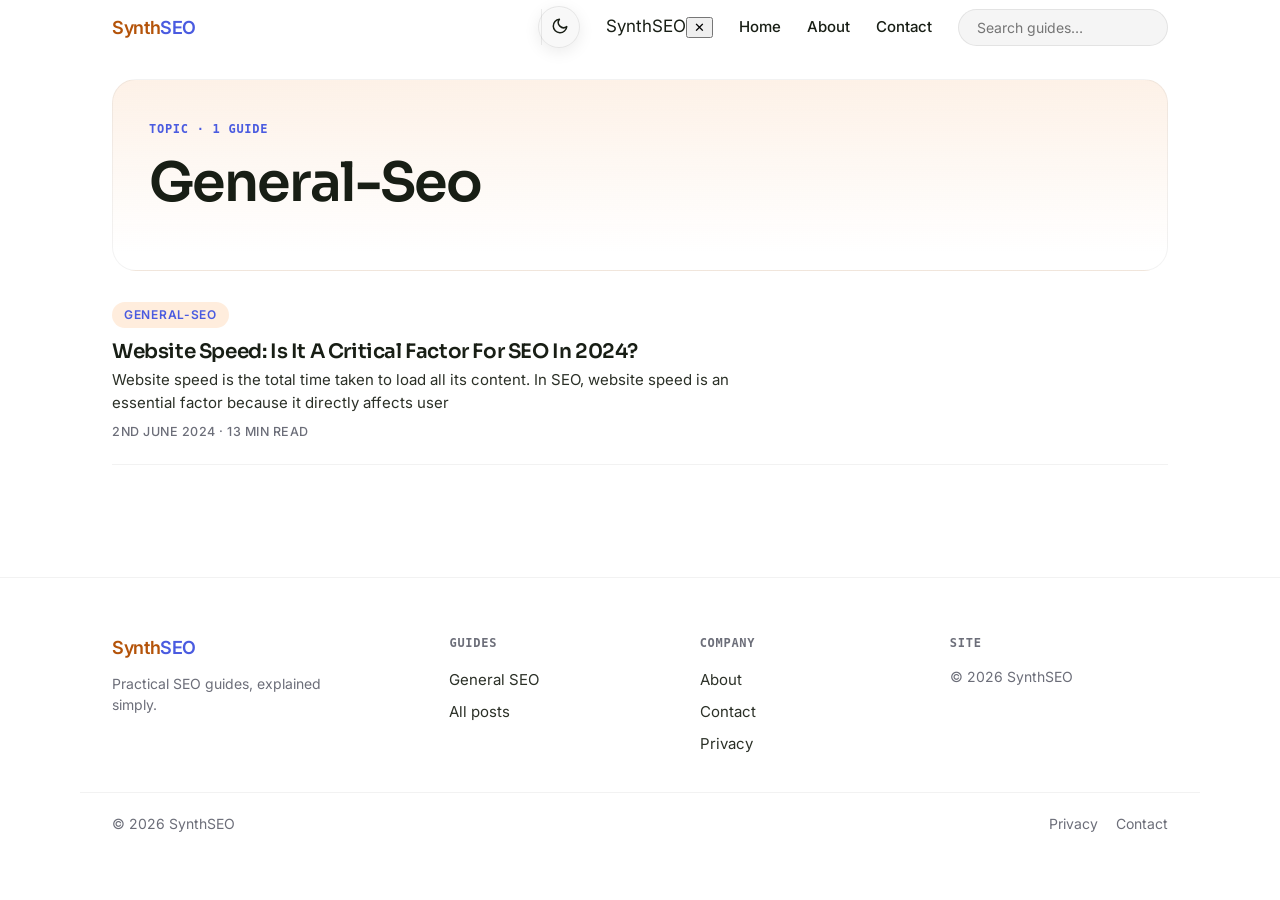
<file: category/general-seo/index.html>
<!doctype html><html lang="en"><head><meta charset="utf-8"><meta name="viewport" content="width=device-width,initial-scale=1"><title>general-seo — SynthSEO</title><meta name="description" content="Posts about general-seo."><link rel="canonical" href="https://synthseo.online/category/general-seo/"><meta property="og:title" content="general-seo — SynthSEO"><meta property="og:description" content="Posts about general-seo."><meta property="og:type" content="website"><link rel="icon" href="data:image/svg+xml,%3Csvg xmlns='http://www.w3.org/2000/svg' viewBox='0 0 64 64'%3E%3Crect width='64' height='64' rx='14' fill='%234A5BE0'/%3E%3Ctext x='30' y='44' font-family='Sora,Arial,sans-serif' font-size='36' font-weight='700' fill='white' text-anchor='middle'%3ES%3C/text%3E%3Ccircle cx='47' cy='17' r='7' fill='%23FF904C'/%3E%3C/svg%3E">
<meta name="theme-color" media="(prefers-color-scheme: light)" content="#ffffff">
<meta name="theme-color" media="(prefers-color-scheme: dark)" content="#0d0d0d">
<link rel="preconnect" href="https://fonts.googleapis.com"><link rel="preconnect" href="https://fonts.gstatic.com" crossorigin><link href="https://fonts.googleapis.com/css2?family=Inter:wght@400;500;600&family=Sora:wght@600;700&display=swap" rel="stylesheet"><script>(function(){var t=null;try{t=localStorage.getItem('synthseo-theme');}catch(e){}
if(!t&&window.matchMedia&&matchMedia('(prefers-color-scheme: dark)').matches)t='dark';
if(t==='dark')document.documentElement.setAttribute('data-theme','dark');})();</script><style>

















:root{--bg:#fff;--ink:#181E15;--body:#2b3027;--muted:#6C6E79;--brand:#FF904C;--brand-deep:#4A5BE0;--brand-tint:#FFEDDD;--hero-wash:#FDF1E7;--btn:#0d0d0d;--btn-ink:#fff;--brand-ink:#B45309;
--card:#fff;--bd:rgba(13,13,13,.05);--bd2:rgba(13,13,13,.08);--code:#f5f5f5;
--sh:rgba(0,0,0,.03) 0 2px 4px;--btnsh:rgba(0,0,0,.06) 0 1px 2px;--r:16px;--max:1120px;
--display:Sora,Inter,system-ui,sans-serif;--sans:Inter,system-ui,-apple-system,"Segoe UI",Roboto,sans-serif;
--mono:"Geist Mono",ui-monospace,SFMono-Regular,Menlo,Consolas,monospace}
[data-theme=dark]{--bg:#0d0d0d;--ink:#ededed;--body:#c9c9c9;--muted:#a0a0a0;--brand:#FF904C;--brand-deep:#8DA2FF;--brand-tint:rgba(255,144,76,.16);--hero-wash:rgba(255,144,76,.10);--btn:#f5f5f5;--btn-ink:#0d0d0d;--brand-ink:#FFB27A;
--card:#141414;--bd:rgba(255,255,255,.08);--bd2:rgba(255,255,255,.12);--code:#1a1a1a;
--sh:rgba(0,0,0,.4) 0 2px 4px}
*{box-sizing:border-box}html{scroll-behavior:smooth}
body{margin:0;background:var(--bg);color:var(--ink);
font:16px/1.5 var(--sans);-webkit-font-smoothing:antialiased}
a{color:var(--ink);text-decoration:none}a:hover{color:var(--brand-deep)}
h1,h2,h3{font-family:var(--display);letter-spacing:-.02em;line-height:1.15;font-weight:600}
.wrap{max-width:var(--max);margin:0 auto;padding:0 32px}
/* header */
header.top{position:sticky;top:0;z-index:50;background:rgba(255,255,255,.08);backdrop-filter:blur(20px);-webkit-backdrop-filter:blur(20px);
border-bottom:1px solid rgba(255,255,255,.15)}
.nav{max-width:var(--max);margin:0 auto;padding:6px 32px;display:flex;align-items:center;gap:26px}
.brand{font-weight:600;font-size:18px;letter-spacing:-.02em;color:var(--brand-ink);margin-right:auto}
.brand i{font-style:normal;color:var(--brand-deep)}
.nav a.nl{color:var(--ink);font-weight:500;font-size:15px}.nav a.nl:hover{color:var(--brand-deep);text-decoration:none}
.btn{display:inline-flex;align-items:center;justify-content:center;gap:8px;
font:600 15px/1 var(--display);letter-spacing:-.01em;
padding:12px 24px;min-height:44px;border-radius:14px;border:0;cursor:pointer;
color:#fff!important;background:linear-gradient(135deg,#4A5BE0,#6B7CFF);
box-shadow:0 1px 2px rgba(13,13,13,.08),0 6px 20px rgba(74,91,224,.25);
transition:transform .15s ease,box-shadow .15s ease,filter .15s ease;text-decoration:none}
.btn:hover{transform:translateY(-1px);filter:brightness(1.05);
box-shadow:0 2px 4px rgba(13,13,13,.1),0 10px 28px rgba(74,91,224,.32);
color:#fff!important;text-decoration:none}
.btn:active{transform:translateY(0)}
.btn:focus-visible{outline:2px solid var(--brand);outline-offset:3px}
.btn:disabled,.btn[aria-disabled="true"]{opacity:.5;cursor:not-allowed;transform:none}
.btn-sm{padding:9px 18px;min-height:36px;font-size:14px;border-radius:12px}
.btn-ghost{background:transparent;color:var(--ink)!important;border:1px solid var(--bd2);box-shadow:none}
.btn-ghost:hover{background:var(--code);box-shadow:none;filter:none}
[data-theme=dark] .btn{background:linear-gradient(135deg,#8DA2FF,#4A5BE0);
box-shadow:0 6px 20px rgba(74,91,224,.35)}
[data-theme=dark] .btn-ghost{background:transparent;color:var(--ink)!important}
.ctl{display:inline-flex;align-items:center;gap:2px;background:color-mix(in srgb,var(--code) 72%,transparent);border:1px solid var(--bd2);border-radius:9999px;padding:2px;backdrop-filter:blur(20px) saturate(180%);-webkit-backdrop-filter:blur(20px) saturate(180%);box-shadow:inset 0 1px 0 rgba(255,255,255,.22),0 4px 16px rgba(0,0,0,.08)}.ctl .ham,.ctl .iconbtn{background:transparent;border:0;box-shadow:none;border-radius:9999px;width:36px;height:36px;min-width:36px;min-height:36px}.ctl .ham{margin-left:0;order:0}.ctl #themebtn{border-left:1px solid var(--bd2);border-radius:0 9999px 9999px 0}
.iconbtn{background:var(--code);border:1px solid var(--bd2);border-radius:14px;width:44px;height:44px;flex:none;
cursor:pointer;font-size:16px;line-height:1;color:var(--ink)}
.searchbox{position:relative}
.searchbox input{background:var(--code);border:1px solid var(--bd2);border-radius:9999px;color:var(--ink);
padding:9px 18px;font:14px var(--sans);width:210px;outline:none}
.searchbox input:focus{border-color:var(--brand)}
.searchres{position:absolute;top:46px;right:0;width:320px;background:var(--card);border:1px solid var(--bd2);
border-radius:var(--r);box-shadow:var(--sh);overflow:hidden;display:none}
.searchres a{display:block;padding:12px 18px;color:var(--ink)}.searchres a:hover{background:var(--code);text-decoration:none;color:var(--ink)}
.searchres small{color:var(--muted);display:block;font-size:12px}
@media(max-width:480px){.searchres{max-width:calc(100vw - 48px)}}
/* hero: atmospheric wash panel */
.hero{padding:56px 44px;margin-top:32px;text-align:left;background:linear-gradient(180deg,var(--hero-wash),transparent 90%);
border:1px solid var(--bd);border-radius:24px}
.hero.slim{padding:40px 36px;margin-top:24px}
.eyebrow{display:block;font:600 12px/1.5 var(--mono);letter-spacing:.06em;text-transform:uppercase;
color:var(--brand-deep);margin-bottom:14px}
.hero h1{font-size:clamp(34px,5vw,54px);margin:0 0 16px;letter-spacing:-.03em;font-weight:600}
.hero p{color:var(--body);font-size:18px;max-width:640px;margin:0}
.readmore{font-weight:500;font-size:15px;color:var(--brand-deep)}
/* editorial list (Explore): one featured post + compact secondary rows */
.feat-post{display:grid;grid-template-columns:1.15fr .85fr;gap:36px;align-items:center;
padding:36px 0 40px;border-bottom:1px solid var(--bd2)}
.feat-post h2{font-size:clamp(26px,3.6vw,38px);margin:10px 0 12px;letter-spacing:-.03em;font-weight:600}
.feat-post h2 a{color:var(--ink)}
.feat-post p{color:var(--body);font-size:17px;margin:0 0 12px;max-width:56ch}
.feat-post img{width:100%;border-radius:var(--r);border:1px solid var(--bd)}
.rows{padding:8px 0 64px}
.rows-head{font:500 13px/1.5 var(--sans);letter-spacing:.05em;text-transform:uppercase;
color:var(--muted);margin:0;padding:28px 0 4px}
.row{padding:22px 0;border-bottom:1px solid var(--bd)}
.row h2{font-size:20px;margin:4px 0 6px;font-weight:600}.row h2 a{color:var(--ink)}
.row p{color:var(--body);font-size:15px;margin:0 0 8px;max-width:70ch}
.rows .row:nth-of-type(even) .cat{color:#4A5BE0;background:rgba(74,91,224,.10)}
[data-theme=dark] .rows .row:nth-of-type(even) .cat{color:#8DA2FF;background:rgba(141,162,255,.14)}
.cat{display:inline-block;font-size:12px;font-weight:600;letter-spacing:.06em;text-transform:uppercase;
color:var(--brand-deep);background:var(--brand-tint);border-radius:9999px;padding:4px 12px;margin-bottom:8px}
.meta{font:500 12.5px/1.6 var(--sans);letter-spacing:.04em;text-transform:uppercase;color:var(--muted)}
/* post */
.post-layout{display:block;max-width:840px;padding:48px 0 24px}
article.post h1{font-size:clamp(28px,4vw,42px);margin:8px 0 12px;letter-spacing:-.03em;font-weight:600}
article.post img{max-width:100%;height:auto;border-radius:12px}
.feat{width:100%;max-height:400px;object-fit:cover;border-radius:var(--r);margin:20px 0 8px;border:1px solid var(--bd)}
.prose{font-size:17px;overflow-wrap:break-word;word-wrap:break-word;color:var(--body)}.prose h2{font-size:26px;margin:44px 0 12px;color:var(--ink)}.prose h3{font-size:20px;margin:32px 0 8px;color:var(--ink)}
.prose pre{background:var(--code);padding:18px 22px;border-radius:12px;overflow:auto;font-size:14px;border:1px solid var(--bd)}
.prose code{background:var(--code);padding:2px 7px;border-radius:6px;font-size:.9em}
.prose blockquote{border-left:3px solid var(--brand);margin:24px 0;padding:4px 0 4px 20px;color:var(--muted)}
.prose a{color:var(--brand-deep);text-decoration:underline;text-underline-offset:2px}
/* subscribe */
.cta{border:1px solid var(--bd);border-radius:24px;box-shadow:var(--sh);padding:40px 36px;text-align:left;
margin:24px 0 72px;background:var(--card)}
.cta h2{font-size:clamp(24px,3.4vw,34px);margin:0 0 10px;letter-spacing:-.03em;font-weight:600}
.cta p{color:var(--body);margin:0 0 24px}
.cta form{display:flex;gap:10px;justify-content:flex-start;flex-wrap:wrap}
.cta input[type=email]{border:1px solid var(--bd2);border-radius:9999px;padding:12px 22px;font-size:15px;
width:min(320px,100%);background:var(--bg);color:var(--ink);outline:none}
.cta input[type=email]:focus{border-color:var(--brand)}
.cta .ok{display:none;color:var(--brand-deep);font-weight:600}
.site-footer{border-top:1px solid var(--bd);color:var(--muted);font-size:14px;margin-top:48px}
.foot-grid{display:grid;grid-template-columns:1.4fr 1fr 1fr 1fr;gap:32px;padding:56px 32px 32px}
.f-brand p{margin:12px 0 0;max-width:28ch}
.f-k{font:600 12px/1.5 var(--mono);letter-spacing:.06em;text-transform:uppercase;color:var(--muted);margin:0 0 12px}
.site-footer nav a{display:flex;align-items:center;min-height:32px;color:var(--body);font-size:15px}
.site-footer nav a:hover{color:var(--brand-deep)}
.site-footer nav a:focus-visible{outline:2px solid var(--brand);outline-offset:3px}
.foot-base{display:flex;gap:20px;flex-wrap:wrap;align-items:center;border-top:1px solid var(--bd);padding:20px 32px 32px}
.foot-base .sp{margin-left:auto;display:flex;gap:18px}
.foot-base a{color:var(--muted)}.foot-base a:hover{color:var(--brand-deep)}
@media(max-width:768px){.foot-grid{grid-template-columns:1fr 1fr;padding:40px 20px 24px}}
@media(max-width:480px){.foot-grid{grid-template-columns:1fr}}
@media(max-width:640px){.searchbox input{width:140px}.nav{gap:14px;padding:12px 16px}.wrap{padding:0 20px}.hero{padding:40px 24px}}
/* mobile: hamburger nav, single column, fluid media + type, 44px tap targets */
/* rollout-r: clean hamburger */
.ham{display:none;flex-direction:column;align-items:center;justify-content:center;gap:5px;background:transparent;border:0;border-radius:12px;width:36px;height:36px;min-width:36px;min-height:36px;color:var(--ink);cursor:pointer;-webkit-tap-highlight-color:transparent}.ham:active{transform:scale(.94)}
.ham span{display:block;width:18px;height:2px;border-radius:2px;background:currentColor;
transition:transform .25s ease,opacity .2s ease}
.ham[aria-expanded="true"] span:nth-child(1){transform:translateY(7px) rotate(45deg)}
.ham[aria-expanded="true"] span:nth-child(2){opacity:0}
.ham[aria-expanded="true"] span:nth-child(3){transform:translateY(-7px) rotate(-45deg)}
.ham:focus-visible{outline:2px solid var(--brand);outline-offset:3px}.ham,.mx,.menu a.nl,#themebtn{-webkit-tap-highlight-color:transparent;tap-highlight-color:transparent}@media(max-width:360px){.brand{font-size:15px;max-width:44vw;overflow:hidden;text-overflow:ellipsis;white-space:nowrap}}
@media(max-width:768px){.ctl .ham{display:inline-flex}}
img{max-width:100%;height:auto}
.prose table{display:block;max-width:100%;overflow-x:auto}
.prose pre{max-width:100%;overflow-x:auto;-webkit-overflow-scrolling:touch}
.prose img{max-width:100%;height:auto}
body{font-size:clamp(15px,.4vw + 14px,17px)}
@media(max-width:768px){
.nav{flex-wrap:wrap;gap:8px;padding:4px 10px;position:relative}
.ctl{display:inline-flex;margin-left:auto;order:2}.ctl .ham{display:inline-flex;align-items:center;justify-content:center}.nav .brand{order:0;margin:0;position:absolute;left:50%;top:50%;transform:translate(calc(-50% - 4px),-50%)}#themebtn{order:3;margin-left:auto}.ctl .ham{box-shadow:none}.ctl #themebtn{width:36px;height:36px;min-width:36px;min-height:36px;border-radius:9999px;background:transparent;border:0;box-shadow:none;backdrop-filter:none;-webkit-backdrop-filter:none}.ctl #themebtn{border-left:0}
.nav a.nl{display:none;width:100%;padding:12px 4px;min-height:44px;font-size:16px}
.nav .searchbox{display:none;width:100%;order:4}
.nav .searchbox input{width:100%;padding:6px 12px;font-size:14px}
.brand{font-size:16px}.nav.open a.nl,.nav.open .searchbox{display:block}
.feat-post{grid-template-columns:1fr;gap:20px;padding:28px 0 32px}
.hero{padding:40px 24px;margin-top:20px}
.hero h1{font-size:clamp(30px,8vw,42px)}
.hero p{font-size:clamp(16px,4.5vw,18px)}
article.post h1{font-size:clamp(26px,7vw,34px)}
.prose{font-size:clamp(16px,4.4vw,17px)}
.prose h2{font-size:clamp(22px,5.6vw,26px)}
.btn{min-height:44px;display:inline-flex;align-items:center;justify-content:center}
.cta{padding:40px 20px}
.wrap{padding:0 20px}
}

/* semrush-style article chrome: breadcrumbs, sticky TOC rail, share row */
.crumbs{grid-column:1/-1;display:flex;align-items:center;gap:8px;flex-wrap:wrap;
font:500 13px/1.5 var(--sans);color:var(--muted);padding:8px 0 0}
.crumbs a{color:var(--muted)}.crumbs a:hover{color:var(--brand-deep)}
.crumbs span{color:var(--muted);opacity:.7}
.post-layout.post{display:grid;grid-template-columns:232px minmax(0,1fr);gap:24px 56px;max-width:1120px}
.post-layout.post .side{align-self:start;position:sticky;top:76px;min-width:0}
.post-layout.post article.post{min-width:0}
.post article.post h1{font-size:clamp(32px,4.5vw,46px)}
.post .prose{max-width:68ch}
.post .share{grid-column:2;display:flex;align-items:center;gap:10px;flex-wrap:wrap;
border-top:1px solid var(--bd2);padding-top:24px;margin-top:8px}
.post .share .sh-t{font:600 12px/1.5 var(--mono);letter-spacing:.06em;text-transform:uppercase;color:var(--muted);margin-right:4px}
.post .share .sbtn{display:inline-flex;align-items:center;justify-content:center;width:44px;height:44px;padding:0;border-radius:14px;
border:1px solid var(--bd2);background:var(--card);color:var(--ink);font:500 14px var(--sans);cursor:pointer;box-shadow:inset 0 1px 0 rgba(255,255,255,.2)}
.post .share .sbtn:hover{border-color:var(--brand-deep);color:var(--brand-deep);text-decoration:none}
@media(max-width:900px){
.post-layout.post{grid-template-columns:1fr}
.post-layout.post .side{position:static}
.post .share{grid-column:1}
}

/* reader changelist: readbar, glass TOC, author, keep-reading, icon share */
.readbar{position:absolute;bottom:0;left:0;right:0;height:3px;z-index:1;background:transparent}
.readbar i{display:block;height:100%;width:0;background:linear-gradient(90deg,var(--brand),var(--brand-deep))}
.post .share .sbtn svg{display:block}
.post .author{grid-column:2;display:flex;gap:18px;align-items:flex-start;border:1px solid var(--bd2);
border-radius:20px;padding:26px;background:var(--card);box-shadow:var(--sh)}
.post .avatar{flex:none;width:56px;height:56px;border-radius:50%;display:flex;align-items:center;
justify-content:center;font:700 22px var(--display);color:#fff;background:linear-gradient(135deg,var(--brand),var(--brand-deep))}
.post .a-k{font:600 12px/1.5 var(--mono);letter-spacing:.06em;text-transform:uppercase;color:var(--muted);margin:0 0 4px}
.post .a-n{font:600 18px/1.3 var(--display);margin:0 0 6px}
.post .a-b{color:var(--body);font-size:15px;margin:0;max-width:60ch}
.post .keep{grid-column:2;margin-top:8px}
.post .keep-grid{display:grid;grid-template-columns:repeat(3,1fr);gap:16px}
.post .keep-card{border:1px solid var(--bd2);border-radius:16px;padding:20px;background:var(--card)}
.post .keep-card:hover{border-color:var(--brand-deep)}
.post .keep-card h3{font-size:16px;margin:8px 0 8px;line-height:1.4}
.post .keep-card h3 a{color:var(--ink)}
.post .keep-card p{font-size:13.5px;color:var(--body);margin:0 0 8px}
@media(max-width:900px){
.post .author,.post .keep{grid-column:1}
.post .keep-grid{grid-template-columns:1fr}
.is-post footer{padding-bottom:120px}
.post-layout.post .side{position:fixed;left:0;right:0;bottom:0;top:auto;z-index:60;
padding:0 8px calc(8px + env(safe-area-inset-bottom));
background:color-mix(in srgb,var(--bg) 82%,transparent);
backdrop-filter:blur(16px) saturate(1.5);-webkit-backdrop-filter:blur(16px) saturate(1.5);
border-top:1px solid var(--bd2)}
.post-layout.post .side{border-radius:20px 20px 0 0}
.post-layout.post .side::before{content:"";display:block;width:40px;height:4px;border-radius:99px;background:var(--bd2);margin:10px auto 2px}
.post-layout.post .side summary{min-height:52px;font-size:15px}
.post-layout.post .side{left:12px;right:12px;bottom:calc(12px + env(safe-area-inset-bottom));padding:0;background:rgba(255,255,255,.08);backdrop-filter:blur(20px);-webkit-backdrop-filter:blur(20px);border:1px solid var(--bd2);border-radius:9999px;box-shadow:inset 0 1px 0 rgba(255,255,255,.22),0 8px 32px rgba(0,0,0,.14)}
.post-layout.post .side::before{display:none}
.post-layout.post .side summary{min-height:36px;justify-content:center;font-size:15px}
.post-layout.post .side summary::before{display:none}
.post-layout.post .side .toc-k{font-size:14px}
.post-layout.post .side:has(details[open]){border-radius:24px;background:rgba(255,255,255,.08);backdrop-filter:blur(20px);-webkit-backdrop-filter:blur(20px);border:1px solid rgba(255,255,255,.15);box-shadow:0 4px 12px rgba(0,0,0,.25)}
.post-layout.post .side:has(details[open]) summary{border:0;background:transparent}
}
.menu{display:contents}html.nav-lock,html.nav-lock body{overflow:hidden}@media(max-width:768px){.menu{position:fixed;top:0;left:0;bottom:0;width:min(320px,86vw);z-index:70;display:flex;flex-direction:column;gap:4px;padding:16px 20px 32px;overflow-y:auto;background:rgba(255,255,255,.08);backdrop-filter:blur(20px);-webkit-backdrop-filter:blur(20px);border-right:1px solid rgba(255,255,255,.15);box-shadow:24px 0 64px rgba(0,0,0,.18);transform:translateX(-105%);transition:transform .3s cubic-bezier(.32,.72,.35,1)}.nav.open .menu{transform:none}.nav.open::after{content:"";position:fixed;inset:0;z-index:60;background:rgba(0,0,0,.45)}
header.top:has(.nav.open){backdrop-filter:none;-webkit-backdrop-filter:none;background:var(--bg)}.nav.open .ctl{visibility:hidden}.nav .menu a.nl{display:flex;align-items:center;justify-content:space-between;min-height:52px;width:auto;font-size:17px;padding:8px 12px;border-radius:12px}.nav .menu a.nl::after{content:"\203A";color:var(--muted);font-size:22px;line-height:1}.nav .menu a.nl:hover{background:var(--code);text-decoration:none}.nav .menu .searchbox{display:block;width:100%;order:0;margin-top:12px}.nav .menu .searchbox input{width:100%;background:rgba(255,255,255,.08);border:1px solid rgba(255,255,255,.15);backdrop-filter:blur(20px);-webkit-backdrop-filter:blur(20px)}.mhead{display:none}@media(max-width:768px){.mhead{display:flex;align-items:center;justify-content:space-between;margin-bottom:12px}}.mhead span{font:600 17px var(--display);color:var(--brand-ink)}.mhead .mx{width:44px;height:44px;border-radius:50%;background:transparent;border:0;color:var(--ink);font-size:18px;cursor:pointer}}
/* a11y: skip link, visible focus, TOC depth, reduced motion */
.skip{position:absolute;left:16px;top:-72px;z-index:100;background:var(--ink);color:var(--bg);padding:12px 20px;border-radius:10px;font-weight:600;text-decoration:none}
.skip:focus{top:12px;color:var(--bg);text-decoration:none}
.vh{position:absolute!important;width:1px;height:1px;margin:-1px;padding:0;overflow:hidden;clip:rect(0 0 0 0);white-space:nowrap;border:0}
a:focus-visible,button:focus-visible,input:focus-visible,summary:focus-visible,[tabindex]:focus-visible{outline:2px solid var(--brand);outline-offset:2px}
.prose a{overflow-wrap:break-word}
@media (prefers-reduced-motion:reduce){html{scroll-behavior:auto}*,*::before,*::after{transition:none!important;animation:none!important}}
















/* v2 animation pass (libs-research steps 1-4): pure CSS, 0KB libs, additive; smooth-scroll lib excluded per owner */
@media (prefers-reduced-motion:no-preference){
:root{--v2-ease:cubic-bezier(.2,.7,.2,1);--v2-fast:.18s;--v2-med:.3s}
.btn{transition:transform var(--v2-fast) var(--v2-ease),box-shadow var(--v2-fast) var(--v2-ease),filter var(--v2-fast) var(--v2-ease)}
.btn:active{transform:scale(.97)}
.btn-ghost:active{transform:scale(.97)}
.ham span{transition:transform var(--v2-med) var(--v2-ease),opacity .2s ease}
html.nav-lock,html.nav-lock body{overflow:hidden}
@media(max-width:768px){.nav .menu>*{transition:opacity var(--v2-med) var(--v2-ease),translate var(--v2-med) var(--v2-ease)}.nav:not(.open) .menu>*{opacity:0;translate:-12px 0}.nav.open .menu>*{opacity:1;translate:0 0}.nav.open .menu>:nth-child(1){transition-delay:.05s}.nav.open .menu>:nth-child(2){transition-delay:.09s}.nav.open .menu>:nth-child(3){transition-delay:.13s}.nav.open .menu>:nth-child(4){transition-delay:.17s}.nav.open .menu>:nth-child(5){transition-delay:.21s}.nav.open .menu>:nth-child(6){transition-delay:.25s}}
@keyframes v2rise{from{opacity:0;translate:0 24px}}
.hero>:nth-child(1){animation:v2rise .7s var(--v2-ease) both;animation-delay:.05s}.hero>:nth-child(2){animation:v2rise .7s var(--v2-ease) both;animation-delay:.15s}.hero>:nth-child(3){animation:v2rise .7s var(--v2-ease) both;animation-delay:.25s}.hero>:nth-child(4){animation:v2rise .7s var(--v2-ease) both;animation-delay:.35s}.hero>:nth-child(5){animation:v2rise .7s var(--v2-ease) both;animation-delay:.45s}
html.v2js .feat-post,html.v2js .rows .row,html.v2js .keep-card,html.v2js .cta,html.v2js .author{opacity:0;translate:0 24px;transition:opacity .7s var(--v2-ease),translate .7s var(--v2-ease)}
html.v2js .feat-post.in,html.v2js .rows .row.in,html.v2js .keep-card.in,html.v2js .cta.in,html.v2js .author.in{opacity:1;translate:0 0}
@keyframes v2foot{from{opacity:0;translate:0 16px}}
.site-footer{animation:v2foot .7s var(--v2-ease) both;animation-timeline:view();animation-range:entry 0% entry 40%}
@supports (animation-timeline:scroll()){.readbar i{width:100%!important;transform-origin:0 50%;transform:scaleX(0);animation:v2read linear both;animation-timeline:scroll()}@keyframes v2read{to{transform:scaleX(1)}}}
[data-theme=dark] .nav.open::after{background:rgba(0,0,0,.6)}
/* v2-mobile-calm
/* rollout-f: header/ scroll calm on phones */
@media(max-width:768px){/* rollout-j: header glass matches TOC-pill recipe */
/* rollout-k: pill + menu calm on phones */
/* rollout-l: frost richness on phones */
/* rollout-m: floating header pill on phones */


@media(max-width:768px){header.top{top:12px;margin:0 12px;border-radius:22px;border:1px solid rgba(255,255,255,.15)!important;box-shadow:0 8px 32px rgba(0,0,0,.12);overflow:visible}}
@media(max-width:768px){header.top{backdrop-filter:blur(20px) saturate(1.6)!important;-webkit-backdrop-filter:blur(20px) saturate(1.6)!important}.ctl{backdrop-filter:blur(20px) saturate(1.6)!important;-webkit-backdrop-filter:blur(20px) saturate(1.6)!important}.menu{backdrop-filter:blur(20px) saturate(1.6)!important;-webkit-backdrop-filter:blur(20px) saturate(1.6)!important}}
@media(max-width:768px){.ctl{background:rgba(255,255,255,.08)!important;backdrop-filter:blur(20px)!important;-webkit-backdrop-filter:blur(20px)!important;border-color:rgba(255,255,255,.15)!important}.nav:not(.open) .menu>*,.nav .menu>*{transition:opacity .18s ease!important;translate:none!important}.nav.open .menu>:nth-child(n){transition-delay:0s!important}}
header.top{background:rgba(255,255,255,.08)!important;backdrop-filter:blur(20px)!important;-webkit-backdrop-filter:blur(20px)!important}.menu{background:rgba(255,255,255,.08)!important;backdrop-filter:blur(20px)!important;-webkit-backdrop-filter:blur(20px)!important}[data-theme=dark] .menu{background:rgba(13,13,13,.72)!important;border-right:1px solid var(--bd2)!important}@media(max-width:768px){.menu{background:rgba(255,255,255,.92)!important}}@media(max-width:768px){[data-theme=dark] .menu{background:rgba(20,20,20,.94)!important}}.readbar i{animation:none!important;transform:none!important}html{scroll-behavior:auto!important}} (rollout-e): static content on phones */
@media(max-width:768px){html.v2js .feat-post,html.v2js .rows .row,html.v2js .keep-card,html.v2js .cta,html.v2js .author{opacity:1!important;translate:none!important;transition:none!important}.site-footer{animation:none!important}.hero>:nth-child(n){animation-duration:.01s!important;animation-delay:0s!important}}
}/* v3 top-5 polish (libs-research Part 2 ranks 1-3): 0KB libs, additive; smooth-scroll lib excluded per owner */
@property --v3-a{syntax:'<angle>';inherits:false;initial-value:0deg}
@media (prefers-reduced-motion:no-preference) and (min-width:769px){
@view-transition{navigation:auto}
html{scroll-behavior:smooth}
.prose h2[id],.prose h3[id]{scroll-margin-top:84px}
.btn:not(.btn-ghost){position:relative;isolation:isolate}
.btn:not(.btn-ghost)::before{content:"";position:absolute;inset:-2px;z-index:-1;border-radius:inherit;background:conic-gradient(from var(--v3-a),#6366f1,#a855f7,#ec4899,#6366f1);animation:v3spin 3.5s linear infinite}
.btn:not(.btn-ghost)::after{content:"";position:absolute;inset:-2px;z-index:-1;border-radius:inherit;background:conic-gradient(from var(--v3-a),#6366f1,#a855f7,#ec4899,#6366f1);filter:blur(14px);opacity:.5;animation:v3spin 3.5s linear infinite}
.btn:not(.btn-ghost):hover::after{opacity:.9}
@keyframes v3spin{to{--v3-a:360deg}}
[data-theme=dark] .btn:not(.btn-ghost)::after{opacity:.65}
}/* rollout-q: slim mobile header to pill height */
@media(max-width:768px){.nav{padding:2px 10px!important;gap:10px!important}#topnav .ham{width:36px!important;height:36px!important;min-width:36px!important;min-height:36px!important}#themebtn{height:36px!important;min-height:36px!important;width:36px!important;min-width:36px!important}.brand{font-size:16px}}
/* rollout-u: chromeless mobile controls */
@media(max-width:768px){.nav .ctl{background:transparent!important;border:0!important;box-shadow:none!important;backdrop-filter:none!important;-webkit-backdrop-filter:none!important;padding:0!important;gap:6px!important}}
/* rollout-v: ham left, theme right on phones */
@media(max-width:768px){.nav .ctl{display:contents!important}#topnav .ham{order:1!important;margin:0!important}#themebtn{order:2!important;margin-left:auto!important}}
/* rollout-w: drawer interior rebuild */
@media(max-width:768px){.nav.open .brand{visibility:hidden!important}.nav.open .menu>*{flex:none!important}.nav.open .menu .mhead{display:flex!important;align-items:center!important;justify-content:space-between!important;width:100%!important;min-height:44px!important}.nav.open .menu a.nl{width:100%!important}.nav.open .menu .searchbox{display:block!important;width:100%!important;margin:12px 0 4px!important}.nav.open .menu .searchbox input{width:100%!important}}
/* rollout-x: drawer escapes header containing block when open */
header.top:has(.nav.open){backdrop-filter:none!important;-webkit-backdrop-filter:none!important}

/* rollout-ab: no readbar line anywhere */
.readbar{display:none!important}
</style></head><body><a class="skip" href="#main">Skip to content</a><header class="top"><nav class="nav" id="topnav" aria-label="Primary"><a class="brand" href="/">Synth<i>SEO</i></a><span class="ctl" role="group" aria-label="Page controls"><button class="ham" onclick="__toggleNav()" aria-label="Open menu" aria-expanded="false" aria-controls="mmenu"><span></span><span></span><span></span></button><button class="iconbtn" id="themebtn" onclick="__toggleTheme()" aria-label="Switch to dark mode" aria-pressed="false"><svg width="18" height="18" viewBox="0 0 24 24" fill="none" stroke="currentColor" stroke-width="2" stroke-linecap="round" stroke-linejoin="round" aria-hidden="true"><path d="M21 12.8A9 9 0 1 1 11.2 3a7 7 0 0 0 9.8 9.8z"/></svg></button></span><div class="menu" id="mmenu"><div class="mhead"><span>SynthSEO</span><button class="mx" type="button" aria-label="Close menu" onclick="__closeNav(true)">✕</button></div><a class="nl" href="/">Home</a><a class="nl" href="/about/">About</a><a class="nl" href="/contact/">Contact</a><span class="searchbox" role="search"><label class="vh" for="q">Search guides</label><input id="q" type="search" placeholder="Search guides…" autocomplete="off" aria-controls="qres" aria-expanded="false"><span class="searchres" id="qres" role="listbox" aria-label="Search suggestions"></span></span></div></nav><div class="readbar" aria-hidden="true"><i id="readbarfill"></i></div></header><main class="wrap" id="main" tabindex="-1"><div class="hero slim"><span class="eyebrow">Topic · 1 guide</span><h1 style="text-transform:capitalize">general-seo</h1></div><div class="rows"><div class="row"><span class="cat">general-seo</span><h2><a href="/general-seo/website-speed-in-seo/">Website Speed: Is It A Critical Factor For SEO In 2024?</a></h2><p>Website speed is the total time taken to load all its content. In SEO, website speed is an essential factor because it directly affects user</p><div class="meta">2nd June 2024 · 13 min read</div></div></div></main><footer class="site-footer"><div class="wrap foot-grid"><div class="f-brand"><a class="brand" href="/">Synth<i>SEO</i></a><p>Practical SEO guides, explained simply.</p></div><nav aria-label="Guides"><p class="f-k">Guides</p><a href="/general-seo/">General SEO</a><a href="/blogs/">All posts</a></nav><nav aria-label="Company"><p class="f-k">Company</p><a href="/about/">About</a><a href="/contact/">Contact</a><a href="/privacy/">Privacy</a></nav><div class="f-meta"><p class="f-k">Site</p><p>© 2026 SynthSEO</p></div></div><div class="wrap foot-base"><span>© 2026 SynthSEO</span><span class="sp"><a href="/privacy/">Privacy</a><a href="/contact/">Contact</a></span></div></footer><script>window.__POSTS=[{"t":"Website Speed: Is It A Critical Factor For SEO In 2024?","u":"/general-seo/website-speed-in-seo/","d":"What page speed really means, how Google measures it — FCP, LCP, CLS, INP — and the fixes worth doing first.","c":"general-seo","r":"13 min read"},{"t":"10 Best Free WordPress Plugins You Cannot Miss","u":"/plugins/best-free-wordpress-plugins/","d":"Ten free plugins covering SEO, analytics, and editing — what each one does and how to pick between them.","c":"plugins","r":"14 min read"},{"t":"Content Readability 101: The Importance of Readability in SEO","u":"/writing/importance-of-readability-in-seo/","d":"Why readable content ranks better: simple language, tighter sentences, clear structure, and three tests to check your work.","c":"writing","r":"13 min read"},{"t":"3 Proven Link Building Strategies For Increased Traffic","u":"/link-building/proven-link-building-strategies/","d":"What link building actually is, why links still move rankings, and three white-hat ways to earn them.","c":"link-building","r":"13 min read"},{"t":"Keyword Research: The 1st Step To Successful Search Engine Optimisation","u":"/keyword-research/keyword-research-first-step/","d":"How to find what your users search for, judge intent and competition, and turn it into content that ranks.","c":"keyword-research","r":"25 min read"}];</script><script>
(function(){var box=document.getElementById('q'),res=document.getElementById('qres');
if(!box)return;var idx=window.__POSTS||[];
function show(){res.style.display='block';box.setAttribute('aria-expanded','true');}
function hide(){res.style.display='none';box.setAttribute('aria-expanded','false');}
function go(){var s=box.value.trim().toLowerCase();
if(s.length<2){hide();return;}
var hits=idx.filter(function(p){return (p.t+' '+p.d+' '+(p.c||'')).toLowerCase().indexOf(s)>-1;}).slice(0,6);
if(!hits.length){res.innerHTML='<span style="display:block;padding:12px 18px"><small>No results</small></span>';show();return;}
res.innerHTML=hits.map(function(p){return '<a role="option" href="'+p.u+'">'+p.t+'<small>'+p.c+' · '+p.r+'</small></a>';}).join('');
show();}
box.addEventListener('input',go);box.addEventListener('focus',go);
box.addEventListener('keydown',function(e){if(e.key==='Escape'){hide();box.blur();}else if(e.key==='Enter'){var a=res.querySelector('a');if(a){window.location.href=a.getAttribute('href');}}else if(e.key==='ArrowDown'||e.key==='ArrowUp'){var l=res.querySelectorAll('a');if(!l.length)return;e.preventDefault();var i=-1;for(var k=0;k<l.length;k++){if(l[k]===document.activeElement)i=k;}if(e.key==='ArrowDown'){i=(i+1)%l.length;}else{i=(i-1+l.length)%l.length;}l[i].focus();}});
document.addEventListener('click',function(e){if(!res.contains(e.target)&&e.target!==box)hide();});})();</script><script>
(function(){var MOON="<svg width=\"18\" height=\"18\" viewBox=\"0 0 24 24\" fill=\"none\" stroke=\"currentColor\" stroke-width=\"2\" stroke-linecap=\"round\" stroke-linejoin=\"round\" aria-hidden=\"true\"><path d=\"M21 12.8A9 9 0 1 1 11.2 3a7 7 0 0 0 9.8 9.8z\"/></svg>",SUN="<svg width=\"18\" height=\"18\" viewBox=\"0 0 24 24\" fill=\"none\" stroke=\"currentColor\" stroke-width=\"2\" stroke-linecap=\"round\" stroke-linejoin=\"round\" aria-hidden=\"true\"><circle cx=\"12\" cy=\"12\" r=\"4\"/><path d=\"M12 2v2m0 16v2M4.9 4.9l1.4 1.4m11.4 11.4 1.4 1.4M2 12h2m16 0h2M4.9 19.1l1.4-1.4m11.4-11.4 1.4-1.4\"/></svg>";
function paint(){var b=document.getElementById('themebtn');if(!b)return;
var dark=document.documentElement.getAttribute('data-theme')==='dark';
b.innerHTML=dark?SUN:MOON;
b.setAttribute('aria-pressed',dark?'true':'false');
b.setAttribute('aria-label',dark?'Switch to light mode':'Switch to dark mode');}
paint();
window.__toggleTheme=function(){var el=document.documentElement;
var next=el.getAttribute('data-theme')==='dark'?'light':'dark';
if(next==='light')el.removeAttribute('data-theme');else el.setAttribute('data-theme',next);
try{localStorage.setItem('synthseo-theme',next);}catch(e){}
paint();};})();</script><script>(function(){function ham(){return document.querySelector('#topnav .ham');}
window.__toggleNav=function(){var n=document.getElementById('topnav');if(!n)return;
var open=n.classList.toggle('open');document.documentElement.classList.toggle('nav-lock',open);var b=ham();
if(b){b.setAttribute('aria-expanded',open?'true':'false');b.setAttribute('aria-label',open?'Close menu':'Open menu');}if(open){var m=document.querySelector('#mmenu .mx');if(m){try{m.focus();}catch(e){}}}};
window.__closeNav=function(refocus){var n=document.getElementById('topnav');if(!n||!n.classList.contains('open'))return;n.classList.remove('open');document.documentElement.classList.remove('nav-lock');var b=ham();if(b){b.setAttribute('aria-expanded','false');b.setAttribute('aria-label','Open menu');if(refocus===true){try{b.focus();}catch(e){}}}};
document.addEventListener('click',function(e){var n=document.getElementById('topnav');if(!n||!n.classList.contains('open'))return;if(e.target===n||!n.contains(e.target)){window.__closeNav();}});
document.addEventListener('keydown',function(e){if(e.key==='Escape'){if(e.target&&e.target.id==='q')return;var n=document.getElementById('topnav');if(n&&n.classList.contains('open')){window.__closeNav(true);}}});
var m=document.getElementById('mmenu');if(m){m.addEventListener('click',function(e){var a=e.target&&e.target.closest?e.target.closest('a'):null;if(a)window.__closeNav();});}
var mx=document.querySelector('#mmenu .mx');if(mx){mx.addEventListener('keydown',function(e){if(e.key==='Escape'){window.__closeNav(true);}});}
var t=document.querySelector('details.toc-card');if(t&&window.innerWidth<901)t.removeAttribute('open');})();</script><script>(function(){var KIT_FORM_ID='REPLACE_WITH_KIT_FORM_ID';window.__subscribe=function(f){var em=f.querySelector('input[type=email]');var ok=f.nextElementSibling;function done(){f.style.display='none';ok.style.display='block';try{ok.focus();}catch(e){}}if(!em||!em.value||KIT_FORM_ID.indexOf('REPLACE')===0){done();return false;}fetch('https://app.kit.com/forms/'+KIT_FORM_ID+'/subscriptions',{method:'POST',headers:{'Content-Type':'application/x-www-form-urlencoded'},body:'email_address='+encodeURIComponent(em.value)}).then(done,function(){em.name='email_address';f.setAttribute('action','https://app.kit.com/forms/'+KIT_FORM_ID+'/subscriptions');f.setAttribute('method','post');f.removeAttribute('onsubmit');f.submit();});return false;};})();</script><script>(function(){var f=document.getElementById('readbarfill');if(!f)return;function u(){var h=document.documentElement;var m=h.scrollHeight-h.clientHeight;f.style.width=(m>0?(h.scrollTop/m*100):0)+'%';}window.addEventListener('scroll',u,{passive:true});u();})();</script><script>(function(){var d=document.documentElement;d.classList.add('v2js');var els=document.querySelectorAll('.feat-post,.rows .row,.keep-card,.cta,.author');if(!('IntersectionObserver' in window)){for(var a=0;a<els.length;a++){els[a].classList.add('in');}return;}var o=new IntersectionObserver(function(es){for(var j=0;j<es.length;j++){if(es[j].isIntersecting){es[j].target.classList.add('in');o.unobserve(es[j].target);}}},{threshold:.12,rootMargin:'0px 0px -8% 0px'});for(var k=0;k<els.length;k++){els[k].style.transitionDelay=((k%4)*60)+'ms';o.observe(els[k]);}})();</script></body></html>
</file>
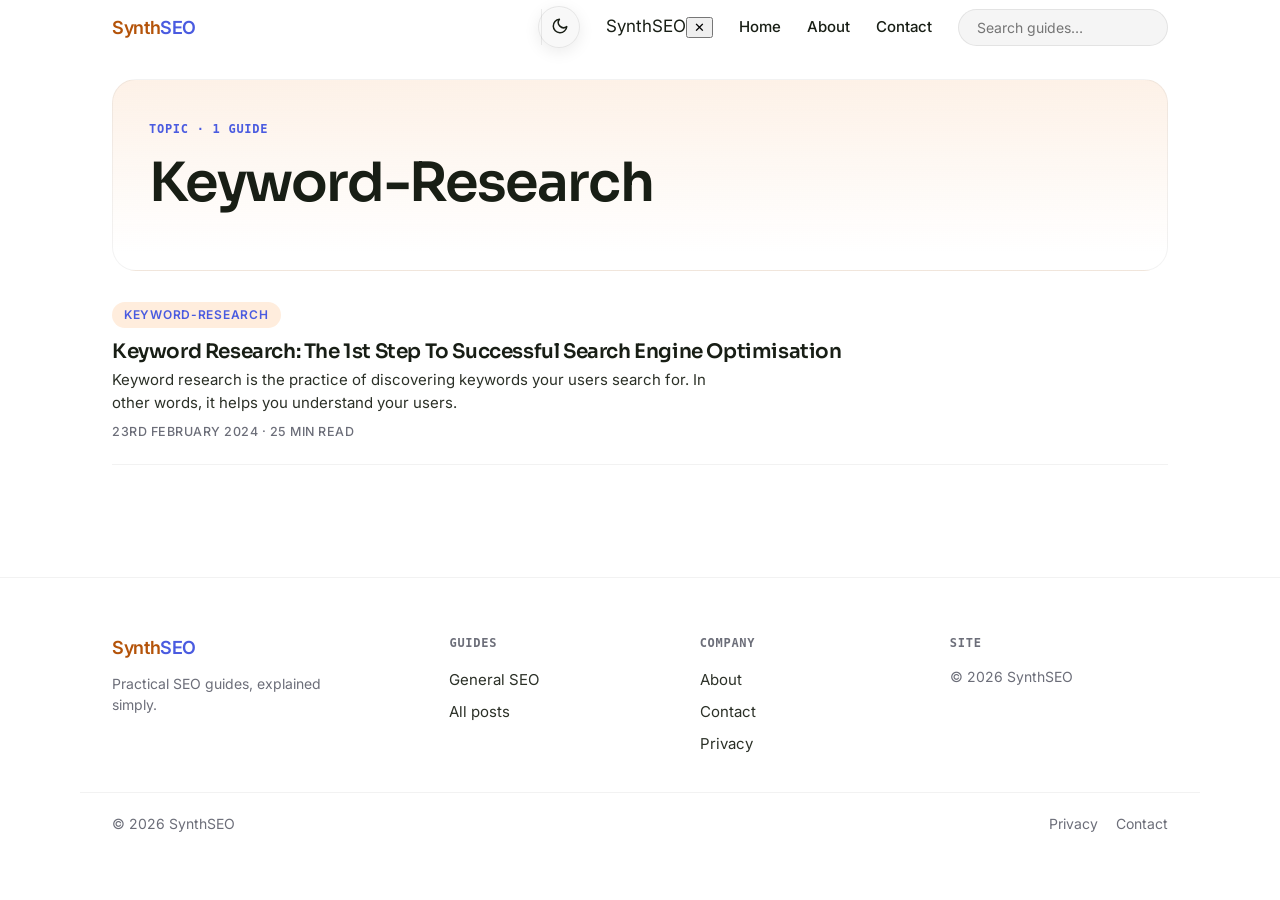
<file: category/keyword-research/index.html>
<!doctype html><html lang="en"><head><meta charset="utf-8"><meta name="viewport" content="width=device-width,initial-scale=1"><title>keyword-research — SynthSEO</title><meta name="description" content="Posts about keyword-research."><link rel="canonical" href="https://synthseo.online/category/keyword-research/"><meta property="og:title" content="keyword-research — SynthSEO"><meta property="og:description" content="Posts about keyword-research."><meta property="og:type" content="website"><link rel="icon" href="data:image/svg+xml,%3Csvg xmlns='http://www.w3.org/2000/svg' viewBox='0 0 64 64'%3E%3Crect width='64' height='64' rx='14' fill='%234A5BE0'/%3E%3Ctext x='30' y='44' font-family='Sora,Arial,sans-serif' font-size='36' font-weight='700' fill='white' text-anchor='middle'%3ES%3C/text%3E%3Ccircle cx='47' cy='17' r='7' fill='%23FF904C'/%3E%3C/svg%3E">
<meta name="theme-color" media="(prefers-color-scheme: light)" content="#ffffff">
<meta name="theme-color" media="(prefers-color-scheme: dark)" content="#0d0d0d">
<link rel="preconnect" href="https://fonts.googleapis.com"><link rel="preconnect" href="https://fonts.gstatic.com" crossorigin><link href="https://fonts.googleapis.com/css2?family=Inter:wght@400;500;600&family=Sora:wght@600;700&display=swap" rel="stylesheet"><script>(function(){var t=null;try{t=localStorage.getItem('synthseo-theme');}catch(e){}
if(!t&&window.matchMedia&&matchMedia('(prefers-color-scheme: dark)').matches)t='dark';
if(t==='dark')document.documentElement.setAttribute('data-theme','dark');})();</script><style>

















:root{--bg:#fff;--ink:#181E15;--body:#2b3027;--muted:#6C6E79;--brand:#FF904C;--brand-deep:#4A5BE0;--brand-tint:#FFEDDD;--hero-wash:#FDF1E7;--btn:#0d0d0d;--btn-ink:#fff;--brand-ink:#B45309;
--card:#fff;--bd:rgba(13,13,13,.05);--bd2:rgba(13,13,13,.08);--code:#f5f5f5;
--sh:rgba(0,0,0,.03) 0 2px 4px;--btnsh:rgba(0,0,0,.06) 0 1px 2px;--r:16px;--max:1120px;
--display:Sora,Inter,system-ui,sans-serif;--sans:Inter,system-ui,-apple-system,"Segoe UI",Roboto,sans-serif;
--mono:"Geist Mono",ui-monospace,SFMono-Regular,Menlo,Consolas,monospace}
[data-theme=dark]{--bg:#0d0d0d;--ink:#ededed;--body:#c9c9c9;--muted:#a0a0a0;--brand:#FF904C;--brand-deep:#8DA2FF;--brand-tint:rgba(255,144,76,.16);--hero-wash:rgba(255,144,76,.10);--btn:#f5f5f5;--btn-ink:#0d0d0d;--brand-ink:#FFB27A;
--card:#141414;--bd:rgba(255,255,255,.08);--bd2:rgba(255,255,255,.12);--code:#1a1a1a;
--sh:rgba(0,0,0,.4) 0 2px 4px}
*{box-sizing:border-box}html{scroll-behavior:smooth}
body{margin:0;background:var(--bg);color:var(--ink);
font:16px/1.5 var(--sans);-webkit-font-smoothing:antialiased}
a{color:var(--ink);text-decoration:none}a:hover{color:var(--brand-deep)}
h1,h2,h3{font-family:var(--display);letter-spacing:-.02em;line-height:1.15;font-weight:600}
.wrap{max-width:var(--max);margin:0 auto;padding:0 32px}
/* header */
header.top{position:sticky;top:0;z-index:50;background:rgba(255,255,255,.08);backdrop-filter:blur(20px);-webkit-backdrop-filter:blur(20px);
border-bottom:1px solid rgba(255,255,255,.15)}
.nav{max-width:var(--max);margin:0 auto;padding:6px 32px;display:flex;align-items:center;gap:26px}
.brand{font-weight:600;font-size:18px;letter-spacing:-.02em;color:var(--brand-ink);margin-right:auto}
.brand i{font-style:normal;color:var(--brand-deep)}
.nav a.nl{color:var(--ink);font-weight:500;font-size:15px}.nav a.nl:hover{color:var(--brand-deep);text-decoration:none}
.btn{display:inline-flex;align-items:center;justify-content:center;gap:8px;
font:600 15px/1 var(--display);letter-spacing:-.01em;
padding:12px 24px;min-height:44px;border-radius:14px;border:0;cursor:pointer;
color:#fff!important;background:linear-gradient(135deg,#4A5BE0,#6B7CFF);
box-shadow:0 1px 2px rgba(13,13,13,.08),0 6px 20px rgba(74,91,224,.25);
transition:transform .15s ease,box-shadow .15s ease,filter .15s ease;text-decoration:none}
.btn:hover{transform:translateY(-1px);filter:brightness(1.05);
box-shadow:0 2px 4px rgba(13,13,13,.1),0 10px 28px rgba(74,91,224,.32);
color:#fff!important;text-decoration:none}
.btn:active{transform:translateY(0)}
.btn:focus-visible{outline:2px solid var(--brand);outline-offset:3px}
.btn:disabled,.btn[aria-disabled="true"]{opacity:.5;cursor:not-allowed;transform:none}
.btn-sm{padding:9px 18px;min-height:36px;font-size:14px;border-radius:12px}
.btn-ghost{background:transparent;color:var(--ink)!important;border:1px solid var(--bd2);box-shadow:none}
.btn-ghost:hover{background:var(--code);box-shadow:none;filter:none}
[data-theme=dark] .btn{background:linear-gradient(135deg,#8DA2FF,#4A5BE0);
box-shadow:0 6px 20px rgba(74,91,224,.35)}
[data-theme=dark] .btn-ghost{background:transparent;color:var(--ink)!important}
.ctl{display:inline-flex;align-items:center;gap:2px;background:color-mix(in srgb,var(--code) 72%,transparent);border:1px solid var(--bd2);border-radius:9999px;padding:2px;backdrop-filter:blur(20px) saturate(180%);-webkit-backdrop-filter:blur(20px) saturate(180%);box-shadow:inset 0 1px 0 rgba(255,255,255,.22),0 4px 16px rgba(0,0,0,.08)}.ctl .ham,.ctl .iconbtn{background:transparent;border:0;box-shadow:none;border-radius:9999px;width:36px;height:36px;min-width:36px;min-height:36px}.ctl .ham{margin-left:0;order:0}.ctl #themebtn{border-left:1px solid var(--bd2);border-radius:0 9999px 9999px 0}
.iconbtn{background:var(--code);border:1px solid var(--bd2);border-radius:14px;width:44px;height:44px;flex:none;
cursor:pointer;font-size:16px;line-height:1;color:var(--ink)}
.searchbox{position:relative}
.searchbox input{background:var(--code);border:1px solid var(--bd2);border-radius:9999px;color:var(--ink);
padding:9px 18px;font:14px var(--sans);width:210px;outline:none}
.searchbox input:focus{border-color:var(--brand)}
.searchres{position:absolute;top:46px;right:0;width:320px;background:var(--card);border:1px solid var(--bd2);
border-radius:var(--r);box-shadow:var(--sh);overflow:hidden;display:none}
.searchres a{display:block;padding:12px 18px;color:var(--ink)}.searchres a:hover{background:var(--code);text-decoration:none;color:var(--ink)}
.searchres small{color:var(--muted);display:block;font-size:12px}
@media(max-width:480px){.searchres{max-width:calc(100vw - 48px)}}
/* hero: atmospheric wash panel */
.hero{padding:56px 44px;margin-top:32px;text-align:left;background:linear-gradient(180deg,var(--hero-wash),transparent 90%);
border:1px solid var(--bd);border-radius:24px}
.hero.slim{padding:40px 36px;margin-top:24px}
.eyebrow{display:block;font:600 12px/1.5 var(--mono);letter-spacing:.06em;text-transform:uppercase;
color:var(--brand-deep);margin-bottom:14px}
.hero h1{font-size:clamp(34px,5vw,54px);margin:0 0 16px;letter-spacing:-.03em;font-weight:600}
.hero p{color:var(--body);font-size:18px;max-width:640px;margin:0}
.readmore{font-weight:500;font-size:15px;color:var(--brand-deep)}
/* editorial list (Explore): one featured post + compact secondary rows */
.feat-post{display:grid;grid-template-columns:1.15fr .85fr;gap:36px;align-items:center;
padding:36px 0 40px;border-bottom:1px solid var(--bd2)}
.feat-post h2{font-size:clamp(26px,3.6vw,38px);margin:10px 0 12px;letter-spacing:-.03em;font-weight:600}
.feat-post h2 a{color:var(--ink)}
.feat-post p{color:var(--body);font-size:17px;margin:0 0 12px;max-width:56ch}
.feat-post img{width:100%;border-radius:var(--r);border:1px solid var(--bd)}
.rows{padding:8px 0 64px}
.rows-head{font:500 13px/1.5 var(--sans);letter-spacing:.05em;text-transform:uppercase;
color:var(--muted);margin:0;padding:28px 0 4px}
.row{padding:22px 0;border-bottom:1px solid var(--bd)}
.row h2{font-size:20px;margin:4px 0 6px;font-weight:600}.row h2 a{color:var(--ink)}
.row p{color:var(--body);font-size:15px;margin:0 0 8px;max-width:70ch}
.rows .row:nth-of-type(even) .cat{color:#4A5BE0;background:rgba(74,91,224,.10)}
[data-theme=dark] .rows .row:nth-of-type(even) .cat{color:#8DA2FF;background:rgba(141,162,255,.14)}
.cat{display:inline-block;font-size:12px;font-weight:600;letter-spacing:.06em;text-transform:uppercase;
color:var(--brand-deep);background:var(--brand-tint);border-radius:9999px;padding:4px 12px;margin-bottom:8px}
.meta{font:500 12.5px/1.6 var(--sans);letter-spacing:.04em;text-transform:uppercase;color:var(--muted)}
/* post */
.post-layout{display:block;max-width:840px;padding:48px 0 24px}
article.post h1{font-size:clamp(28px,4vw,42px);margin:8px 0 12px;letter-spacing:-.03em;font-weight:600}
article.post img{max-width:100%;height:auto;border-radius:12px}
.feat{width:100%;max-height:400px;object-fit:cover;border-radius:var(--r);margin:20px 0 8px;border:1px solid var(--bd)}
.prose{font-size:17px;overflow-wrap:break-word;word-wrap:break-word;color:var(--body)}.prose h2{font-size:26px;margin:44px 0 12px;color:var(--ink)}.prose h3{font-size:20px;margin:32px 0 8px;color:var(--ink)}
.prose pre{background:var(--code);padding:18px 22px;border-radius:12px;overflow:auto;font-size:14px;border:1px solid var(--bd)}
.prose code{background:var(--code);padding:2px 7px;border-radius:6px;font-size:.9em}
.prose blockquote{border-left:3px solid var(--brand);margin:24px 0;padding:4px 0 4px 20px;color:var(--muted)}
.prose a{color:var(--brand-deep);text-decoration:underline;text-underline-offset:2px}
/* subscribe */
.cta{border:1px solid var(--bd);border-radius:24px;box-shadow:var(--sh);padding:40px 36px;text-align:left;
margin:24px 0 72px;background:var(--card)}
.cta h2{font-size:clamp(24px,3.4vw,34px);margin:0 0 10px;letter-spacing:-.03em;font-weight:600}
.cta p{color:var(--body);margin:0 0 24px}
.cta form{display:flex;gap:10px;justify-content:flex-start;flex-wrap:wrap}
.cta input[type=email]{border:1px solid var(--bd2);border-radius:9999px;padding:12px 22px;font-size:15px;
width:min(320px,100%);background:var(--bg);color:var(--ink);outline:none}
.cta input[type=email]:focus{border-color:var(--brand)}
.cta .ok{display:none;color:var(--brand-deep);font-weight:600}
.site-footer{border-top:1px solid var(--bd);color:var(--muted);font-size:14px;margin-top:48px}
.foot-grid{display:grid;grid-template-columns:1.4fr 1fr 1fr 1fr;gap:32px;padding:56px 32px 32px}
.f-brand p{margin:12px 0 0;max-width:28ch}
.f-k{font:600 12px/1.5 var(--mono);letter-spacing:.06em;text-transform:uppercase;color:var(--muted);margin:0 0 12px}
.site-footer nav a{display:flex;align-items:center;min-height:32px;color:var(--body);font-size:15px}
.site-footer nav a:hover{color:var(--brand-deep)}
.site-footer nav a:focus-visible{outline:2px solid var(--brand);outline-offset:3px}
.foot-base{display:flex;gap:20px;flex-wrap:wrap;align-items:center;border-top:1px solid var(--bd);padding:20px 32px 32px}
.foot-base .sp{margin-left:auto;display:flex;gap:18px}
.foot-base a{color:var(--muted)}.foot-base a:hover{color:var(--brand-deep)}
@media(max-width:768px){.foot-grid{grid-template-columns:1fr 1fr;padding:40px 20px 24px}}
@media(max-width:480px){.foot-grid{grid-template-columns:1fr}}
@media(max-width:640px){.searchbox input{width:140px}.nav{gap:14px;padding:12px 16px}.wrap{padding:0 20px}.hero{padding:40px 24px}}
/* mobile: hamburger nav, single column, fluid media + type, 44px tap targets */
/* rollout-r: clean hamburger */
.ham{display:none;flex-direction:column;align-items:center;justify-content:center;gap:5px;background:transparent;border:0;border-radius:12px;width:36px;height:36px;min-width:36px;min-height:36px;color:var(--ink);cursor:pointer;-webkit-tap-highlight-color:transparent}.ham:active{transform:scale(.94)}
.ham span{display:block;width:18px;height:2px;border-radius:2px;background:currentColor;
transition:transform .25s ease,opacity .2s ease}
.ham[aria-expanded="true"] span:nth-child(1){transform:translateY(7px) rotate(45deg)}
.ham[aria-expanded="true"] span:nth-child(2){opacity:0}
.ham[aria-expanded="true"] span:nth-child(3){transform:translateY(-7px) rotate(-45deg)}
.ham:focus-visible{outline:2px solid var(--brand);outline-offset:3px}.ham,.mx,.menu a.nl,#themebtn{-webkit-tap-highlight-color:transparent;tap-highlight-color:transparent}@media(max-width:360px){.brand{font-size:15px;max-width:44vw;overflow:hidden;text-overflow:ellipsis;white-space:nowrap}}
@media(max-width:768px){.ctl .ham{display:inline-flex}}
img{max-width:100%;height:auto}
.prose table{display:block;max-width:100%;overflow-x:auto}
.prose pre{max-width:100%;overflow-x:auto;-webkit-overflow-scrolling:touch}
.prose img{max-width:100%;height:auto}
body{font-size:clamp(15px,.4vw + 14px,17px)}
@media(max-width:768px){
.nav{flex-wrap:wrap;gap:8px;padding:4px 10px;position:relative}
.ctl{display:inline-flex;margin-left:auto;order:2}.ctl .ham{display:inline-flex;align-items:center;justify-content:center}.nav .brand{order:0;margin:0;position:absolute;left:50%;top:50%;transform:translate(calc(-50% - 4px),-50%)}#themebtn{order:3;margin-left:auto}.ctl .ham{box-shadow:none}.ctl #themebtn{width:36px;height:36px;min-width:36px;min-height:36px;border-radius:9999px;background:transparent;border:0;box-shadow:none;backdrop-filter:none;-webkit-backdrop-filter:none}.ctl #themebtn{border-left:0}
.nav a.nl{display:none;width:100%;padding:12px 4px;min-height:44px;font-size:16px}
.nav .searchbox{display:none;width:100%;order:4}
.nav .searchbox input{width:100%;padding:6px 12px;font-size:14px}
.brand{font-size:16px}.nav.open a.nl,.nav.open .searchbox{display:block}
.feat-post{grid-template-columns:1fr;gap:20px;padding:28px 0 32px}
.hero{padding:40px 24px;margin-top:20px}
.hero h1{font-size:clamp(30px,8vw,42px)}
.hero p{font-size:clamp(16px,4.5vw,18px)}
article.post h1{font-size:clamp(26px,7vw,34px)}
.prose{font-size:clamp(16px,4.4vw,17px)}
.prose h2{font-size:clamp(22px,5.6vw,26px)}
.btn{min-height:44px;display:inline-flex;align-items:center;justify-content:center}
.cta{padding:40px 20px}
.wrap{padding:0 20px}
}

/* semrush-style article chrome: breadcrumbs, sticky TOC rail, share row */
.crumbs{grid-column:1/-1;display:flex;align-items:center;gap:8px;flex-wrap:wrap;
font:500 13px/1.5 var(--sans);color:var(--muted);padding:8px 0 0}
.crumbs a{color:var(--muted)}.crumbs a:hover{color:var(--brand-deep)}
.crumbs span{color:var(--muted);opacity:.7}
.post-layout.post{display:grid;grid-template-columns:232px minmax(0,1fr);gap:24px 56px;max-width:1120px}
.post-layout.post .side{align-self:start;position:sticky;top:76px;min-width:0}
.post-layout.post article.post{min-width:0}
.post article.post h1{font-size:clamp(32px,4.5vw,46px)}
.post .prose{max-width:68ch}
.post .share{grid-column:2;display:flex;align-items:center;gap:10px;flex-wrap:wrap;
border-top:1px solid var(--bd2);padding-top:24px;margin-top:8px}
.post .share .sh-t{font:600 12px/1.5 var(--mono);letter-spacing:.06em;text-transform:uppercase;color:var(--muted);margin-right:4px}
.post .share .sbtn{display:inline-flex;align-items:center;justify-content:center;width:44px;height:44px;padding:0;border-radius:14px;
border:1px solid var(--bd2);background:var(--card);color:var(--ink);font:500 14px var(--sans);cursor:pointer;box-shadow:inset 0 1px 0 rgba(255,255,255,.2)}
.post .share .sbtn:hover{border-color:var(--brand-deep);color:var(--brand-deep);text-decoration:none}
@media(max-width:900px){
.post-layout.post{grid-template-columns:1fr}
.post-layout.post .side{position:static}
.post .share{grid-column:1}
}

/* reader changelist: readbar, glass TOC, author, keep-reading, icon share */
.readbar{position:absolute;bottom:0;left:0;right:0;height:3px;z-index:1;background:transparent}
.readbar i{display:block;height:100%;width:0;background:linear-gradient(90deg,var(--brand),var(--brand-deep))}
.post .share .sbtn svg{display:block}
.post .author{grid-column:2;display:flex;gap:18px;align-items:flex-start;border:1px solid var(--bd2);
border-radius:20px;padding:26px;background:var(--card);box-shadow:var(--sh)}
.post .avatar{flex:none;width:56px;height:56px;border-radius:50%;display:flex;align-items:center;
justify-content:center;font:700 22px var(--display);color:#fff;background:linear-gradient(135deg,var(--brand),var(--brand-deep))}
.post .a-k{font:600 12px/1.5 var(--mono);letter-spacing:.06em;text-transform:uppercase;color:var(--muted);margin:0 0 4px}
.post .a-n{font:600 18px/1.3 var(--display);margin:0 0 6px}
.post .a-b{color:var(--body);font-size:15px;margin:0;max-width:60ch}
.post .keep{grid-column:2;margin-top:8px}
.post .keep-grid{display:grid;grid-template-columns:repeat(3,1fr);gap:16px}
.post .keep-card{border:1px solid var(--bd2);border-radius:16px;padding:20px;background:var(--card)}
.post .keep-card:hover{border-color:var(--brand-deep)}
.post .keep-card h3{font-size:16px;margin:8px 0 8px;line-height:1.4}
.post .keep-card h3 a{color:var(--ink)}
.post .keep-card p{font-size:13.5px;color:var(--body);margin:0 0 8px}
@media(max-width:900px){
.post .author,.post .keep{grid-column:1}
.post .keep-grid{grid-template-columns:1fr}
.is-post footer{padding-bottom:120px}
.post-layout.post .side{position:fixed;left:0;right:0;bottom:0;top:auto;z-index:60;
padding:0 8px calc(8px + env(safe-area-inset-bottom));
background:color-mix(in srgb,var(--bg) 82%,transparent);
backdrop-filter:blur(16px) saturate(1.5);-webkit-backdrop-filter:blur(16px) saturate(1.5);
border-top:1px solid var(--bd2)}
.post-layout.post .side{border-radius:20px 20px 0 0}
.post-layout.post .side::before{content:"";display:block;width:40px;height:4px;border-radius:99px;background:var(--bd2);margin:10px auto 2px}
.post-layout.post .side summary{min-height:52px;font-size:15px}
.post-layout.post .side{left:12px;right:12px;bottom:calc(12px + env(safe-area-inset-bottom));padding:0;background:rgba(255,255,255,.08);backdrop-filter:blur(20px);-webkit-backdrop-filter:blur(20px);border:1px solid var(--bd2);border-radius:9999px;box-shadow:inset 0 1px 0 rgba(255,255,255,.22),0 8px 32px rgba(0,0,0,.14)}
.post-layout.post .side::before{display:none}
.post-layout.post .side summary{min-height:36px;justify-content:center;font-size:15px}
.post-layout.post .side summary::before{display:none}
.post-layout.post .side .toc-k{font-size:14px}
.post-layout.post .side:has(details[open]){border-radius:24px;background:rgba(255,255,255,.08);backdrop-filter:blur(20px);-webkit-backdrop-filter:blur(20px);border:1px solid rgba(255,255,255,.15);box-shadow:0 4px 12px rgba(0,0,0,.25)}
.post-layout.post .side:has(details[open]) summary{border:0;background:transparent}
}
.menu{display:contents}html.nav-lock,html.nav-lock body{overflow:hidden}@media(max-width:768px){.menu{position:fixed;top:0;left:0;bottom:0;width:min(320px,86vw);z-index:70;display:flex;flex-direction:column;gap:4px;padding:16px 20px 32px;overflow-y:auto;background:rgba(255,255,255,.08);backdrop-filter:blur(20px);-webkit-backdrop-filter:blur(20px);border-right:1px solid rgba(255,255,255,.15);box-shadow:24px 0 64px rgba(0,0,0,.18);transform:translateX(-105%);transition:transform .3s cubic-bezier(.32,.72,.35,1)}.nav.open .menu{transform:none}.nav.open::after{content:"";position:fixed;inset:0;z-index:60;background:rgba(0,0,0,.45)}
header.top:has(.nav.open){backdrop-filter:none;-webkit-backdrop-filter:none;background:var(--bg)}.nav.open .ctl{visibility:hidden}.nav .menu a.nl{display:flex;align-items:center;justify-content:space-between;min-height:52px;width:auto;font-size:17px;padding:8px 12px;border-radius:12px}.nav .menu a.nl::after{content:"\203A";color:var(--muted);font-size:22px;line-height:1}.nav .menu a.nl:hover{background:var(--code);text-decoration:none}.nav .menu .searchbox{display:block;width:100%;order:0;margin-top:12px}.nav .menu .searchbox input{width:100%;background:rgba(255,255,255,.08);border:1px solid rgba(255,255,255,.15);backdrop-filter:blur(20px);-webkit-backdrop-filter:blur(20px)}.mhead{display:none}@media(max-width:768px){.mhead{display:flex;align-items:center;justify-content:space-between;margin-bottom:12px}}.mhead span{font:600 17px var(--display);color:var(--brand-ink)}.mhead .mx{width:44px;height:44px;border-radius:50%;background:transparent;border:0;color:var(--ink);font-size:18px;cursor:pointer}}
/* a11y: skip link, visible focus, TOC depth, reduced motion */
.skip{position:absolute;left:16px;top:-72px;z-index:100;background:var(--ink);color:var(--bg);padding:12px 20px;border-radius:10px;font-weight:600;text-decoration:none}
.skip:focus{top:12px;color:var(--bg);text-decoration:none}
.vh{position:absolute!important;width:1px;height:1px;margin:-1px;padding:0;overflow:hidden;clip:rect(0 0 0 0);white-space:nowrap;border:0}
a:focus-visible,button:focus-visible,input:focus-visible,summary:focus-visible,[tabindex]:focus-visible{outline:2px solid var(--brand);outline-offset:2px}
.prose a{overflow-wrap:break-word}
@media (prefers-reduced-motion:reduce){html{scroll-behavior:auto}*,*::before,*::after{transition:none!important;animation:none!important}}
















/* v2 animation pass (libs-research steps 1-4): pure CSS, 0KB libs, additive; smooth-scroll lib excluded per owner */
@media (prefers-reduced-motion:no-preference){
:root{--v2-ease:cubic-bezier(.2,.7,.2,1);--v2-fast:.18s;--v2-med:.3s}
.btn{transition:transform var(--v2-fast) var(--v2-ease),box-shadow var(--v2-fast) var(--v2-ease),filter var(--v2-fast) var(--v2-ease)}
.btn:active{transform:scale(.97)}
.btn-ghost:active{transform:scale(.97)}
.ham span{transition:transform var(--v2-med) var(--v2-ease),opacity .2s ease}
html.nav-lock,html.nav-lock body{overflow:hidden}
@media(max-width:768px){.nav .menu>*{transition:opacity var(--v2-med) var(--v2-ease),translate var(--v2-med) var(--v2-ease)}.nav:not(.open) .menu>*{opacity:0;translate:-12px 0}.nav.open .menu>*{opacity:1;translate:0 0}.nav.open .menu>:nth-child(1){transition-delay:.05s}.nav.open .menu>:nth-child(2){transition-delay:.09s}.nav.open .menu>:nth-child(3){transition-delay:.13s}.nav.open .menu>:nth-child(4){transition-delay:.17s}.nav.open .menu>:nth-child(5){transition-delay:.21s}.nav.open .menu>:nth-child(6){transition-delay:.25s}}
@keyframes v2rise{from{opacity:0;translate:0 24px}}
.hero>:nth-child(1){animation:v2rise .7s var(--v2-ease) both;animation-delay:.05s}.hero>:nth-child(2){animation:v2rise .7s var(--v2-ease) both;animation-delay:.15s}.hero>:nth-child(3){animation:v2rise .7s var(--v2-ease) both;animation-delay:.25s}.hero>:nth-child(4){animation:v2rise .7s var(--v2-ease) both;animation-delay:.35s}.hero>:nth-child(5){animation:v2rise .7s var(--v2-ease) both;animation-delay:.45s}
html.v2js .feat-post,html.v2js .rows .row,html.v2js .keep-card,html.v2js .cta,html.v2js .author{opacity:0;translate:0 24px;transition:opacity .7s var(--v2-ease),translate .7s var(--v2-ease)}
html.v2js .feat-post.in,html.v2js .rows .row.in,html.v2js .keep-card.in,html.v2js .cta.in,html.v2js .author.in{opacity:1;translate:0 0}
@keyframes v2foot{from{opacity:0;translate:0 16px}}
.site-footer{animation:v2foot .7s var(--v2-ease) both;animation-timeline:view();animation-range:entry 0% entry 40%}
@supports (animation-timeline:scroll()){.readbar i{width:100%!important;transform-origin:0 50%;transform:scaleX(0);animation:v2read linear both;animation-timeline:scroll()}@keyframes v2read{to{transform:scaleX(1)}}}
[data-theme=dark] .nav.open::after{background:rgba(0,0,0,.6)}
/* v2-mobile-calm
/* rollout-f: header/ scroll calm on phones */
@media(max-width:768px){/* rollout-j: header glass matches TOC-pill recipe */
/* rollout-k: pill + menu calm on phones */
/* rollout-l: frost richness on phones */
/* rollout-m: floating header pill on phones */


@media(max-width:768px){header.top{top:12px;margin:0 12px;border-radius:22px;border:1px solid rgba(255,255,255,.15)!important;box-shadow:0 8px 32px rgba(0,0,0,.12);overflow:visible}}
@media(max-width:768px){header.top{backdrop-filter:blur(20px) saturate(1.6)!important;-webkit-backdrop-filter:blur(20px) saturate(1.6)!important}.ctl{backdrop-filter:blur(20px) saturate(1.6)!important;-webkit-backdrop-filter:blur(20px) saturate(1.6)!important}.menu{backdrop-filter:blur(20px) saturate(1.6)!important;-webkit-backdrop-filter:blur(20px) saturate(1.6)!important}}
@media(max-width:768px){.ctl{background:rgba(255,255,255,.08)!important;backdrop-filter:blur(20px)!important;-webkit-backdrop-filter:blur(20px)!important;border-color:rgba(255,255,255,.15)!important}.nav:not(.open) .menu>*,.nav .menu>*{transition:opacity .18s ease!important;translate:none!important}.nav.open .menu>:nth-child(n){transition-delay:0s!important}}
header.top{background:rgba(255,255,255,.08)!important;backdrop-filter:blur(20px)!important;-webkit-backdrop-filter:blur(20px)!important}.menu{background:rgba(255,255,255,.08)!important;backdrop-filter:blur(20px)!important;-webkit-backdrop-filter:blur(20px)!important}[data-theme=dark] .menu{background:rgba(13,13,13,.72)!important;border-right:1px solid var(--bd2)!important}@media(max-width:768px){.menu{background:rgba(255,255,255,.92)!important}}@media(max-width:768px){[data-theme=dark] .menu{background:rgba(20,20,20,.94)!important}}.readbar i{animation:none!important;transform:none!important}html{scroll-behavior:auto!important}} (rollout-e): static content on phones */
@media(max-width:768px){html.v2js .feat-post,html.v2js .rows .row,html.v2js .keep-card,html.v2js .cta,html.v2js .author{opacity:1!important;translate:none!important;transition:none!important}.site-footer{animation:none!important}.hero>:nth-child(n){animation-duration:.01s!important;animation-delay:0s!important}}
}/* v3 top-5 polish (libs-research Part 2 ranks 1-3): 0KB libs, additive; smooth-scroll lib excluded per owner */
@property --v3-a{syntax:'<angle>';inherits:false;initial-value:0deg}
@media (prefers-reduced-motion:no-preference) and (min-width:769px){
@view-transition{navigation:auto}
html{scroll-behavior:smooth}
.prose h2[id],.prose h3[id]{scroll-margin-top:84px}
.btn:not(.btn-ghost){position:relative;isolation:isolate}
.btn:not(.btn-ghost)::before{content:"";position:absolute;inset:-2px;z-index:-1;border-radius:inherit;background:conic-gradient(from var(--v3-a),#6366f1,#a855f7,#ec4899,#6366f1);animation:v3spin 3.5s linear infinite}
.btn:not(.btn-ghost)::after{content:"";position:absolute;inset:-2px;z-index:-1;border-radius:inherit;background:conic-gradient(from var(--v3-a),#6366f1,#a855f7,#ec4899,#6366f1);filter:blur(14px);opacity:.5;animation:v3spin 3.5s linear infinite}
.btn:not(.btn-ghost):hover::after{opacity:.9}
@keyframes v3spin{to{--v3-a:360deg}}
[data-theme=dark] .btn:not(.btn-ghost)::after{opacity:.65}
}/* rollout-q: slim mobile header to pill height */
@media(max-width:768px){.nav{padding:2px 10px!important;gap:10px!important}#topnav .ham{width:36px!important;height:36px!important;min-width:36px!important;min-height:36px!important}#themebtn{height:36px!important;min-height:36px!important;width:36px!important;min-width:36px!important}.brand{font-size:16px}}
/* rollout-u: chromeless mobile controls */
@media(max-width:768px){.nav .ctl{background:transparent!important;border:0!important;box-shadow:none!important;backdrop-filter:none!important;-webkit-backdrop-filter:none!important;padding:0!important;gap:6px!important}}
/* rollout-v: ham left, theme right on phones */
@media(max-width:768px){.nav .ctl{display:contents!important}#topnav .ham{order:1!important;margin:0!important}#themebtn{order:2!important;margin-left:auto!important}}
/* rollout-w: drawer interior rebuild */
@media(max-width:768px){.nav.open .brand{visibility:hidden!important}.nav.open .menu>*{flex:none!important}.nav.open .menu .mhead{display:flex!important;align-items:center!important;justify-content:space-between!important;width:100%!important;min-height:44px!important}.nav.open .menu a.nl{width:100%!important}.nav.open .menu .searchbox{display:block!important;width:100%!important;margin:12px 0 4px!important}.nav.open .menu .searchbox input{width:100%!important}}
/* rollout-x: drawer escapes header containing block when open */
header.top:has(.nav.open){backdrop-filter:none!important;-webkit-backdrop-filter:none!important}

/* rollout-ab: no readbar line anywhere */
.readbar{display:none!important}
</style></head><body><a class="skip" href="#main">Skip to content</a><header class="top"><nav class="nav" id="topnav" aria-label="Primary"><a class="brand" href="/">Synth<i>SEO</i></a><span class="ctl" role="group" aria-label="Page controls"><button class="ham" onclick="__toggleNav()" aria-label="Open menu" aria-expanded="false" aria-controls="mmenu"><span></span><span></span><span></span></button><button class="iconbtn" id="themebtn" onclick="__toggleTheme()" aria-label="Switch to dark mode" aria-pressed="false"><svg width="18" height="18" viewBox="0 0 24 24" fill="none" stroke="currentColor" stroke-width="2" stroke-linecap="round" stroke-linejoin="round" aria-hidden="true"><path d="M21 12.8A9 9 0 1 1 11.2 3a7 7 0 0 0 9.8 9.8z"/></svg></button></span><div class="menu" id="mmenu"><div class="mhead"><span>SynthSEO</span><button class="mx" type="button" aria-label="Close menu" onclick="__closeNav(true)">✕</button></div><a class="nl" href="/">Home</a><a class="nl" href="/about/">About</a><a class="nl" href="/contact/">Contact</a><span class="searchbox" role="search"><label class="vh" for="q">Search guides</label><input id="q" type="search" placeholder="Search guides…" autocomplete="off" aria-controls="qres" aria-expanded="false"><span class="searchres" id="qres" role="listbox" aria-label="Search suggestions"></span></span></div></nav><div class="readbar" aria-hidden="true"><i id="readbarfill"></i></div></header><main class="wrap" id="main" tabindex="-1"><div class="hero slim"><span class="eyebrow">Topic · 1 guide</span><h1 style="text-transform:capitalize">keyword-research</h1></div><div class="rows"><div class="row"><span class="cat">keyword-research</span><h2><a href="/keyword-research/keyword-research-first-step/">Keyword Research: The 1st Step To Successful Search Engine Optimisation</a></h2><p>Keyword research is the practice of discovering keywords your users search for. In other words, it helps you understand your users.</p><div class="meta">23rd February 2024 · 25 min read</div></div></div></main><footer class="site-footer"><div class="wrap foot-grid"><div class="f-brand"><a class="brand" href="/">Synth<i>SEO</i></a><p>Practical SEO guides, explained simply.</p></div><nav aria-label="Guides"><p class="f-k">Guides</p><a href="/general-seo/">General SEO</a><a href="/blogs/">All posts</a></nav><nav aria-label="Company"><p class="f-k">Company</p><a href="/about/">About</a><a href="/contact/">Contact</a><a href="/privacy/">Privacy</a></nav><div class="f-meta"><p class="f-k">Site</p><p>© 2026 SynthSEO</p></div></div><div class="wrap foot-base"><span>© 2026 SynthSEO</span><span class="sp"><a href="/privacy/">Privacy</a><a href="/contact/">Contact</a></span></div></footer><script>window.__POSTS=[{"t":"Website Speed: Is It A Critical Factor For SEO In 2024?","u":"/general-seo/website-speed-in-seo/","d":"What page speed really means, how Google measures it — FCP, LCP, CLS, INP — and the fixes worth doing first.","c":"general-seo","r":"13 min read"},{"t":"10 Best Free WordPress Plugins You Cannot Miss","u":"/plugins/best-free-wordpress-plugins/","d":"Ten free plugins covering SEO, analytics, and editing — what each one does and how to pick between them.","c":"plugins","r":"14 min read"},{"t":"Content Readability 101: The Importance of Readability in SEO","u":"/writing/importance-of-readability-in-seo/","d":"Why readable content ranks better: simple language, tighter sentences, clear structure, and three tests to check your work.","c":"writing","r":"13 min read"},{"t":"3 Proven Link Building Strategies For Increased Traffic","u":"/link-building/proven-link-building-strategies/","d":"What link building actually is, why links still move rankings, and three white-hat ways to earn them.","c":"link-building","r":"13 min read"},{"t":"Keyword Research: The 1st Step To Successful Search Engine Optimisation","u":"/keyword-research/keyword-research-first-step/","d":"How to find what your users search for, judge intent and competition, and turn it into content that ranks.","c":"keyword-research","r":"25 min read"}];</script><script>
(function(){var box=document.getElementById('q'),res=document.getElementById('qres');
if(!box)return;var idx=window.__POSTS||[];
function show(){res.style.display='block';box.setAttribute('aria-expanded','true');}
function hide(){res.style.display='none';box.setAttribute('aria-expanded','false');}
function go(){var s=box.value.trim().toLowerCase();
if(s.length<2){hide();return;}
var hits=idx.filter(function(p){return (p.t+' '+p.d+' '+(p.c||'')).toLowerCase().indexOf(s)>-1;}).slice(0,6);
if(!hits.length){res.innerHTML='<span style="display:block;padding:12px 18px"><small>No results</small></span>';show();return;}
res.innerHTML=hits.map(function(p){return '<a role="option" href="'+p.u+'">'+p.t+'<small>'+p.c+' · '+p.r+'</small></a>';}).join('');
show();}
box.addEventListener('input',go);box.addEventListener('focus',go);
box.addEventListener('keydown',function(e){if(e.key==='Escape'){hide();box.blur();}else if(e.key==='Enter'){var a=res.querySelector('a');if(a){window.location.href=a.getAttribute('href');}}else if(e.key==='ArrowDown'||e.key==='ArrowUp'){var l=res.querySelectorAll('a');if(!l.length)return;e.preventDefault();var i=-1;for(var k=0;k<l.length;k++){if(l[k]===document.activeElement)i=k;}if(e.key==='ArrowDown'){i=(i+1)%l.length;}else{i=(i-1+l.length)%l.length;}l[i].focus();}});
document.addEventListener('click',function(e){if(!res.contains(e.target)&&e.target!==box)hide();});})();</script><script>
(function(){var MOON="<svg width=\"18\" height=\"18\" viewBox=\"0 0 24 24\" fill=\"none\" stroke=\"currentColor\" stroke-width=\"2\" stroke-linecap=\"round\" stroke-linejoin=\"round\" aria-hidden=\"true\"><path d=\"M21 12.8A9 9 0 1 1 11.2 3a7 7 0 0 0 9.8 9.8z\"/></svg>",SUN="<svg width=\"18\" height=\"18\" viewBox=\"0 0 24 24\" fill=\"none\" stroke=\"currentColor\" stroke-width=\"2\" stroke-linecap=\"round\" stroke-linejoin=\"round\" aria-hidden=\"true\"><circle cx=\"12\" cy=\"12\" r=\"4\"/><path d=\"M12 2v2m0 16v2M4.9 4.9l1.4 1.4m11.4 11.4 1.4 1.4M2 12h2m16 0h2M4.9 19.1l1.4-1.4m11.4-11.4 1.4-1.4\"/></svg>";
function paint(){var b=document.getElementById('themebtn');if(!b)return;
var dark=document.documentElement.getAttribute('data-theme')==='dark';
b.innerHTML=dark?SUN:MOON;
b.setAttribute('aria-pressed',dark?'true':'false');
b.setAttribute('aria-label',dark?'Switch to light mode':'Switch to dark mode');}
paint();
window.__toggleTheme=function(){var el=document.documentElement;
var next=el.getAttribute('data-theme')==='dark'?'light':'dark';
if(next==='light')el.removeAttribute('data-theme');else el.setAttribute('data-theme',next);
try{localStorage.setItem('synthseo-theme',next);}catch(e){}
paint();};})();</script><script>(function(){function ham(){return document.querySelector('#topnav .ham');}
window.__toggleNav=function(){var n=document.getElementById('topnav');if(!n)return;
var open=n.classList.toggle('open');document.documentElement.classList.toggle('nav-lock',open);var b=ham();
if(b){b.setAttribute('aria-expanded',open?'true':'false');b.setAttribute('aria-label',open?'Close menu':'Open menu');}if(open){var m=document.querySelector('#mmenu .mx');if(m){try{m.focus();}catch(e){}}}};
window.__closeNav=function(refocus){var n=document.getElementById('topnav');if(!n||!n.classList.contains('open'))return;n.classList.remove('open');document.documentElement.classList.remove('nav-lock');var b=ham();if(b){b.setAttribute('aria-expanded','false');b.setAttribute('aria-label','Open menu');if(refocus===true){try{b.focus();}catch(e){}}}};
document.addEventListener('click',function(e){var n=document.getElementById('topnav');if(!n||!n.classList.contains('open'))return;if(e.target===n||!n.contains(e.target)){window.__closeNav();}});
document.addEventListener('keydown',function(e){if(e.key==='Escape'){if(e.target&&e.target.id==='q')return;var n=document.getElementById('topnav');if(n&&n.classList.contains('open')){window.__closeNav(true);}}});
var m=document.getElementById('mmenu');if(m){m.addEventListener('click',function(e){var a=e.target&&e.target.closest?e.target.closest('a'):null;if(a)window.__closeNav();});}
var mx=document.querySelector('#mmenu .mx');if(mx){mx.addEventListener('keydown',function(e){if(e.key==='Escape'){window.__closeNav(true);}});}
var t=document.querySelector('details.toc-card');if(t&&window.innerWidth<901)t.removeAttribute('open');})();</script><script>(function(){var KIT_FORM_ID='REPLACE_WITH_KIT_FORM_ID';window.__subscribe=function(f){var em=f.querySelector('input[type=email]');var ok=f.nextElementSibling;function done(){f.style.display='none';ok.style.display='block';try{ok.focus();}catch(e){}}if(!em||!em.value||KIT_FORM_ID.indexOf('REPLACE')===0){done();return false;}fetch('https://app.kit.com/forms/'+KIT_FORM_ID+'/subscriptions',{method:'POST',headers:{'Content-Type':'application/x-www-form-urlencoded'},body:'email_address='+encodeURIComponent(em.value)}).then(done,function(){em.name='email_address';f.setAttribute('action','https://app.kit.com/forms/'+KIT_FORM_ID+'/subscriptions');f.setAttribute('method','post');f.removeAttribute('onsubmit');f.submit();});return false;};})();</script><script>(function(){var f=document.getElementById('readbarfill');if(!f)return;function u(){var h=document.documentElement;var m=h.scrollHeight-h.clientHeight;f.style.width=(m>0?(h.scrollTop/m*100):0)+'%';}window.addEventListener('scroll',u,{passive:true});u();})();</script><script>(function(){var d=document.documentElement;d.classList.add('v2js');var els=document.querySelectorAll('.feat-post,.rows .row,.keep-card,.cta,.author');if(!('IntersectionObserver' in window)){for(var a=0;a<els.length;a++){els[a].classList.add('in');}return;}var o=new IntersectionObserver(function(es){for(var j=0;j<es.length;j++){if(es[j].isIntersecting){es[j].target.classList.add('in');o.unobserve(es[j].target);}}},{threshold:.12,rootMargin:'0px 0px -8% 0px'});for(var k=0;k<els.length;k++){els[k].style.transitionDelay=((k%4)*60)+'ms';o.observe(els[k]);}})();</script></body></html>
</file>
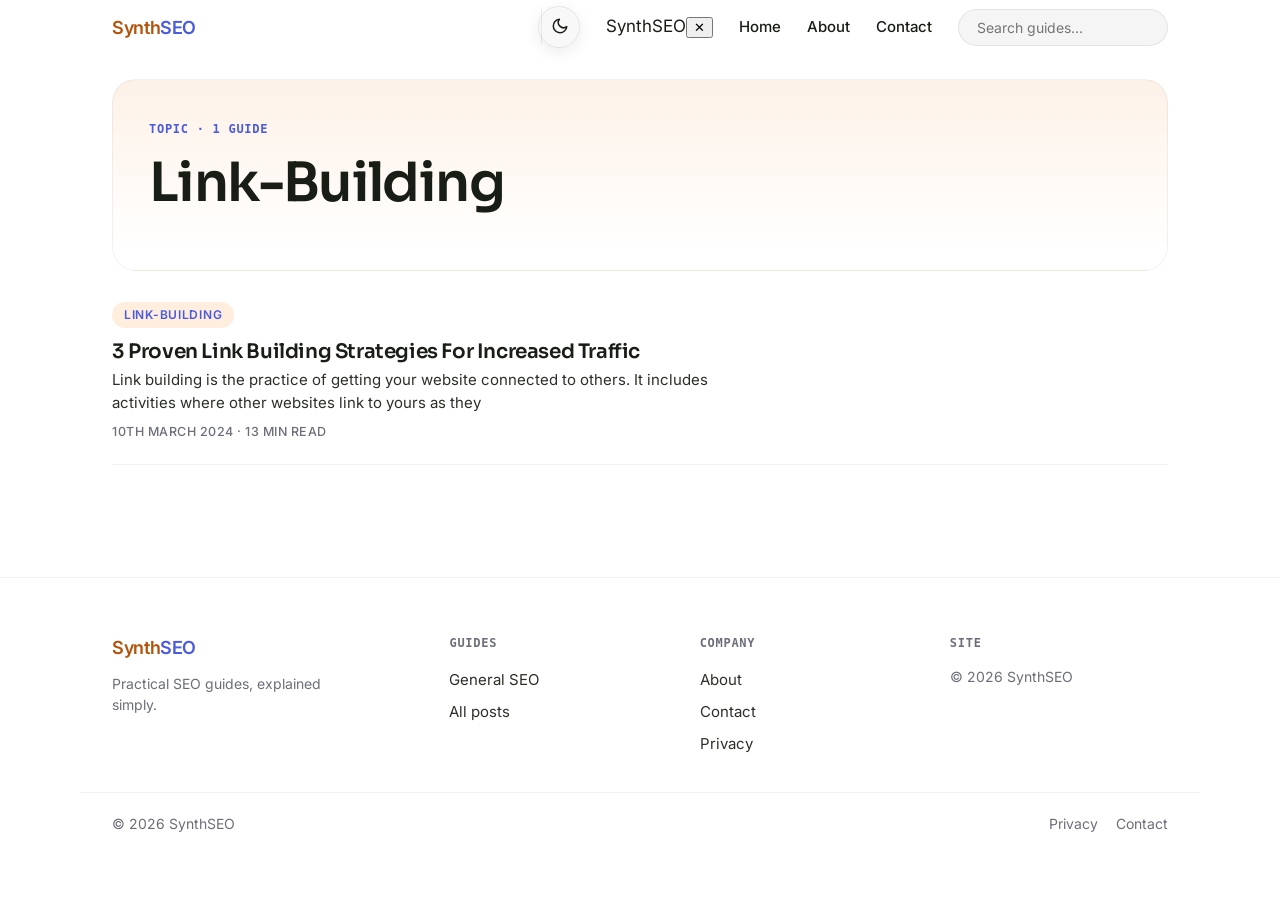
<file: category/link-building/index.html>
<!doctype html><html lang="en"><head><meta charset="utf-8"><meta name="viewport" content="width=device-width,initial-scale=1"><title>link-building — SynthSEO</title><meta name="description" content="Posts about link-building."><link rel="canonical" href="https://synthseo.online/category/link-building/"><meta property="og:title" content="link-building — SynthSEO"><meta property="og:description" content="Posts about link-building."><meta property="og:type" content="website"><link rel="icon" href="data:image/svg+xml,%3Csvg xmlns='http://www.w3.org/2000/svg' viewBox='0 0 64 64'%3E%3Crect width='64' height='64' rx='14' fill='%234A5BE0'/%3E%3Ctext x='30' y='44' font-family='Sora,Arial,sans-serif' font-size='36' font-weight='700' fill='white' text-anchor='middle'%3ES%3C/text%3E%3Ccircle cx='47' cy='17' r='7' fill='%23FF904C'/%3E%3C/svg%3E">
<meta name="theme-color" media="(prefers-color-scheme: light)" content="#ffffff">
<meta name="theme-color" media="(prefers-color-scheme: dark)" content="#0d0d0d">
<link rel="preconnect" href="https://fonts.googleapis.com"><link rel="preconnect" href="https://fonts.gstatic.com" crossorigin><link href="https://fonts.googleapis.com/css2?family=Inter:wght@400;500;600&family=Sora:wght@600;700&display=swap" rel="stylesheet"><script>(function(){var t=null;try{t=localStorage.getItem('synthseo-theme');}catch(e){}
if(!t&&window.matchMedia&&matchMedia('(prefers-color-scheme: dark)').matches)t='dark';
if(t==='dark')document.documentElement.setAttribute('data-theme','dark');})();</script><style>

















:root{--bg:#fff;--ink:#181E15;--body:#2b3027;--muted:#6C6E79;--brand:#FF904C;--brand-deep:#4A5BE0;--brand-tint:#FFEDDD;--hero-wash:#FDF1E7;--btn:#0d0d0d;--btn-ink:#fff;--brand-ink:#B45309;
--card:#fff;--bd:rgba(13,13,13,.05);--bd2:rgba(13,13,13,.08);--code:#f5f5f5;
--sh:rgba(0,0,0,.03) 0 2px 4px;--btnsh:rgba(0,0,0,.06) 0 1px 2px;--r:16px;--max:1120px;
--display:Sora,Inter,system-ui,sans-serif;--sans:Inter,system-ui,-apple-system,"Segoe UI",Roboto,sans-serif;
--mono:"Geist Mono",ui-monospace,SFMono-Regular,Menlo,Consolas,monospace}
[data-theme=dark]{--bg:#0d0d0d;--ink:#ededed;--body:#c9c9c9;--muted:#a0a0a0;--brand:#FF904C;--brand-deep:#8DA2FF;--brand-tint:rgba(255,144,76,.16);--hero-wash:rgba(255,144,76,.10);--btn:#f5f5f5;--btn-ink:#0d0d0d;--brand-ink:#FFB27A;
--card:#141414;--bd:rgba(255,255,255,.08);--bd2:rgba(255,255,255,.12);--code:#1a1a1a;
--sh:rgba(0,0,0,.4) 0 2px 4px}
*{box-sizing:border-box}html{scroll-behavior:smooth}
body{margin:0;background:var(--bg);color:var(--ink);
font:16px/1.5 var(--sans);-webkit-font-smoothing:antialiased}
a{color:var(--ink);text-decoration:none}a:hover{color:var(--brand-deep)}
h1,h2,h3{font-family:var(--display);letter-spacing:-.02em;line-height:1.15;font-weight:600}
.wrap{max-width:var(--max);margin:0 auto;padding:0 32px}
/* header */
header.top{position:sticky;top:0;z-index:50;background:rgba(255,255,255,.08);backdrop-filter:blur(20px);-webkit-backdrop-filter:blur(20px);
border-bottom:1px solid rgba(255,255,255,.15)}
.nav{max-width:var(--max);margin:0 auto;padding:6px 32px;display:flex;align-items:center;gap:26px}
.brand{font-weight:600;font-size:18px;letter-spacing:-.02em;color:var(--brand-ink);margin-right:auto}
.brand i{font-style:normal;color:var(--brand-deep)}
.nav a.nl{color:var(--ink);font-weight:500;font-size:15px}.nav a.nl:hover{color:var(--brand-deep);text-decoration:none}
.btn{display:inline-flex;align-items:center;justify-content:center;gap:8px;
font:600 15px/1 var(--display);letter-spacing:-.01em;
padding:12px 24px;min-height:44px;border-radius:14px;border:0;cursor:pointer;
color:#fff!important;background:linear-gradient(135deg,#4A5BE0,#6B7CFF);
box-shadow:0 1px 2px rgba(13,13,13,.08),0 6px 20px rgba(74,91,224,.25);
transition:transform .15s ease,box-shadow .15s ease,filter .15s ease;text-decoration:none}
.btn:hover{transform:translateY(-1px);filter:brightness(1.05);
box-shadow:0 2px 4px rgba(13,13,13,.1),0 10px 28px rgba(74,91,224,.32);
color:#fff!important;text-decoration:none}
.btn:active{transform:translateY(0)}
.btn:focus-visible{outline:2px solid var(--brand);outline-offset:3px}
.btn:disabled,.btn[aria-disabled="true"]{opacity:.5;cursor:not-allowed;transform:none}
.btn-sm{padding:9px 18px;min-height:36px;font-size:14px;border-radius:12px}
.btn-ghost{background:transparent;color:var(--ink)!important;border:1px solid var(--bd2);box-shadow:none}
.btn-ghost:hover{background:var(--code);box-shadow:none;filter:none}
[data-theme=dark] .btn{background:linear-gradient(135deg,#8DA2FF,#4A5BE0);
box-shadow:0 6px 20px rgba(74,91,224,.35)}
[data-theme=dark] .btn-ghost{background:transparent;color:var(--ink)!important}
.ctl{display:inline-flex;align-items:center;gap:2px;background:color-mix(in srgb,var(--code) 72%,transparent);border:1px solid var(--bd2);border-radius:9999px;padding:2px;backdrop-filter:blur(20px) saturate(180%);-webkit-backdrop-filter:blur(20px) saturate(180%);box-shadow:inset 0 1px 0 rgba(255,255,255,.22),0 4px 16px rgba(0,0,0,.08)}.ctl .ham,.ctl .iconbtn{background:transparent;border:0;box-shadow:none;border-radius:9999px;width:36px;height:36px;min-width:36px;min-height:36px}.ctl .ham{margin-left:0;order:0}.ctl #themebtn{border-left:1px solid var(--bd2);border-radius:0 9999px 9999px 0}
.iconbtn{background:var(--code);border:1px solid var(--bd2);border-radius:14px;width:44px;height:44px;flex:none;
cursor:pointer;font-size:16px;line-height:1;color:var(--ink)}
.searchbox{position:relative}
.searchbox input{background:var(--code);border:1px solid var(--bd2);border-radius:9999px;color:var(--ink);
padding:9px 18px;font:14px var(--sans);width:210px;outline:none}
.searchbox input:focus{border-color:var(--brand)}
.searchres{position:absolute;top:46px;right:0;width:320px;background:var(--card);border:1px solid var(--bd2);
border-radius:var(--r);box-shadow:var(--sh);overflow:hidden;display:none}
.searchres a{display:block;padding:12px 18px;color:var(--ink)}.searchres a:hover{background:var(--code);text-decoration:none;color:var(--ink)}
.searchres small{color:var(--muted);display:block;font-size:12px}
@media(max-width:480px){.searchres{max-width:calc(100vw - 48px)}}
/* hero: atmospheric wash panel */
.hero{padding:56px 44px;margin-top:32px;text-align:left;background:linear-gradient(180deg,var(--hero-wash),transparent 90%);
border:1px solid var(--bd);border-radius:24px}
.hero.slim{padding:40px 36px;margin-top:24px}
.eyebrow{display:block;font:600 12px/1.5 var(--mono);letter-spacing:.06em;text-transform:uppercase;
color:var(--brand-deep);margin-bottom:14px}
.hero h1{font-size:clamp(34px,5vw,54px);margin:0 0 16px;letter-spacing:-.03em;font-weight:600}
.hero p{color:var(--body);font-size:18px;max-width:640px;margin:0}
.readmore{font-weight:500;font-size:15px;color:var(--brand-deep)}
/* editorial list (Explore): one featured post + compact secondary rows */
.feat-post{display:grid;grid-template-columns:1.15fr .85fr;gap:36px;align-items:center;
padding:36px 0 40px;border-bottom:1px solid var(--bd2)}
.feat-post h2{font-size:clamp(26px,3.6vw,38px);margin:10px 0 12px;letter-spacing:-.03em;font-weight:600}
.feat-post h2 a{color:var(--ink)}
.feat-post p{color:var(--body);font-size:17px;margin:0 0 12px;max-width:56ch}
.feat-post img{width:100%;border-radius:var(--r);border:1px solid var(--bd)}
.rows{padding:8px 0 64px}
.rows-head{font:500 13px/1.5 var(--sans);letter-spacing:.05em;text-transform:uppercase;
color:var(--muted);margin:0;padding:28px 0 4px}
.row{padding:22px 0;border-bottom:1px solid var(--bd)}
.row h2{font-size:20px;margin:4px 0 6px;font-weight:600}.row h2 a{color:var(--ink)}
.row p{color:var(--body);font-size:15px;margin:0 0 8px;max-width:70ch}
.rows .row:nth-of-type(even) .cat{color:#4A5BE0;background:rgba(74,91,224,.10)}
[data-theme=dark] .rows .row:nth-of-type(even) .cat{color:#8DA2FF;background:rgba(141,162,255,.14)}
.cat{display:inline-block;font-size:12px;font-weight:600;letter-spacing:.06em;text-transform:uppercase;
color:var(--brand-deep);background:var(--brand-tint);border-radius:9999px;padding:4px 12px;margin-bottom:8px}
.meta{font:500 12.5px/1.6 var(--sans);letter-spacing:.04em;text-transform:uppercase;color:var(--muted)}
/* post */
.post-layout{display:block;max-width:840px;padding:48px 0 24px}
article.post h1{font-size:clamp(28px,4vw,42px);margin:8px 0 12px;letter-spacing:-.03em;font-weight:600}
article.post img{max-width:100%;height:auto;border-radius:12px}
.feat{width:100%;max-height:400px;object-fit:cover;border-radius:var(--r);margin:20px 0 8px;border:1px solid var(--bd)}
.prose{font-size:17px;overflow-wrap:break-word;word-wrap:break-word;color:var(--body)}.prose h2{font-size:26px;margin:44px 0 12px;color:var(--ink)}.prose h3{font-size:20px;margin:32px 0 8px;color:var(--ink)}
.prose pre{background:var(--code);padding:18px 22px;border-radius:12px;overflow:auto;font-size:14px;border:1px solid var(--bd)}
.prose code{background:var(--code);padding:2px 7px;border-radius:6px;font-size:.9em}
.prose blockquote{border-left:3px solid var(--brand);margin:24px 0;padding:4px 0 4px 20px;color:var(--muted)}
.prose a{color:var(--brand-deep);text-decoration:underline;text-underline-offset:2px}
/* subscribe */
.cta{border:1px solid var(--bd);border-radius:24px;box-shadow:var(--sh);padding:40px 36px;text-align:left;
margin:24px 0 72px;background:var(--card)}
.cta h2{font-size:clamp(24px,3.4vw,34px);margin:0 0 10px;letter-spacing:-.03em;font-weight:600}
.cta p{color:var(--body);margin:0 0 24px}
.cta form{display:flex;gap:10px;justify-content:flex-start;flex-wrap:wrap}
.cta input[type=email]{border:1px solid var(--bd2);border-radius:9999px;padding:12px 22px;font-size:15px;
width:min(320px,100%);background:var(--bg);color:var(--ink);outline:none}
.cta input[type=email]:focus{border-color:var(--brand)}
.cta .ok{display:none;color:var(--brand-deep);font-weight:600}
.site-footer{border-top:1px solid var(--bd);color:var(--muted);font-size:14px;margin-top:48px}
.foot-grid{display:grid;grid-template-columns:1.4fr 1fr 1fr 1fr;gap:32px;padding:56px 32px 32px}
.f-brand p{margin:12px 0 0;max-width:28ch}
.f-k{font:600 12px/1.5 var(--mono);letter-spacing:.06em;text-transform:uppercase;color:var(--muted);margin:0 0 12px}
.site-footer nav a{display:flex;align-items:center;min-height:32px;color:var(--body);font-size:15px}
.site-footer nav a:hover{color:var(--brand-deep)}
.site-footer nav a:focus-visible{outline:2px solid var(--brand);outline-offset:3px}
.foot-base{display:flex;gap:20px;flex-wrap:wrap;align-items:center;border-top:1px solid var(--bd);padding:20px 32px 32px}
.foot-base .sp{margin-left:auto;display:flex;gap:18px}
.foot-base a{color:var(--muted)}.foot-base a:hover{color:var(--brand-deep)}
@media(max-width:768px){.foot-grid{grid-template-columns:1fr 1fr;padding:40px 20px 24px}}
@media(max-width:480px){.foot-grid{grid-template-columns:1fr}}
@media(max-width:640px){.searchbox input{width:140px}.nav{gap:14px;padding:12px 16px}.wrap{padding:0 20px}.hero{padding:40px 24px}}
/* mobile: hamburger nav, single column, fluid media + type, 44px tap targets */
/* rollout-r: clean hamburger */
.ham{display:none;flex-direction:column;align-items:center;justify-content:center;gap:5px;background:transparent;border:0;border-radius:12px;width:36px;height:36px;min-width:36px;min-height:36px;color:var(--ink);cursor:pointer;-webkit-tap-highlight-color:transparent}.ham:active{transform:scale(.94)}
.ham span{display:block;width:18px;height:2px;border-radius:2px;background:currentColor;
transition:transform .25s ease,opacity .2s ease}
.ham[aria-expanded="true"] span:nth-child(1){transform:translateY(7px) rotate(45deg)}
.ham[aria-expanded="true"] span:nth-child(2){opacity:0}
.ham[aria-expanded="true"] span:nth-child(3){transform:translateY(-7px) rotate(-45deg)}
.ham:focus-visible{outline:2px solid var(--brand);outline-offset:3px}.ham,.mx,.menu a.nl,#themebtn{-webkit-tap-highlight-color:transparent;tap-highlight-color:transparent}@media(max-width:360px){.brand{font-size:15px;max-width:44vw;overflow:hidden;text-overflow:ellipsis;white-space:nowrap}}
@media(max-width:768px){.ctl .ham{display:inline-flex}}
img{max-width:100%;height:auto}
.prose table{display:block;max-width:100%;overflow-x:auto}
.prose pre{max-width:100%;overflow-x:auto;-webkit-overflow-scrolling:touch}
.prose img{max-width:100%;height:auto}
body{font-size:clamp(15px,.4vw + 14px,17px)}
@media(max-width:768px){
.nav{flex-wrap:wrap;gap:8px;padding:4px 10px;position:relative}
.ctl{display:inline-flex;margin-left:auto;order:2}.ctl .ham{display:inline-flex;align-items:center;justify-content:center}.nav .brand{order:0;margin:0;position:absolute;left:50%;top:50%;transform:translate(calc(-50% - 4px),-50%)}#themebtn{order:3;margin-left:auto}.ctl .ham{box-shadow:none}.ctl #themebtn{width:36px;height:36px;min-width:36px;min-height:36px;border-radius:9999px;background:transparent;border:0;box-shadow:none;backdrop-filter:none;-webkit-backdrop-filter:none}.ctl #themebtn{border-left:0}
.nav a.nl{display:none;width:100%;padding:12px 4px;min-height:44px;font-size:16px}
.nav .searchbox{display:none;width:100%;order:4}
.nav .searchbox input{width:100%;padding:6px 12px;font-size:14px}
.brand{font-size:16px}.nav.open a.nl,.nav.open .searchbox{display:block}
.feat-post{grid-template-columns:1fr;gap:20px;padding:28px 0 32px}
.hero{padding:40px 24px;margin-top:20px}
.hero h1{font-size:clamp(30px,8vw,42px)}
.hero p{font-size:clamp(16px,4.5vw,18px)}
article.post h1{font-size:clamp(26px,7vw,34px)}
.prose{font-size:clamp(16px,4.4vw,17px)}
.prose h2{font-size:clamp(22px,5.6vw,26px)}
.btn{min-height:44px;display:inline-flex;align-items:center;justify-content:center}
.cta{padding:40px 20px}
.wrap{padding:0 20px}
}

/* semrush-style article chrome: breadcrumbs, sticky TOC rail, share row */
.crumbs{grid-column:1/-1;display:flex;align-items:center;gap:8px;flex-wrap:wrap;
font:500 13px/1.5 var(--sans);color:var(--muted);padding:8px 0 0}
.crumbs a{color:var(--muted)}.crumbs a:hover{color:var(--brand-deep)}
.crumbs span{color:var(--muted);opacity:.7}
.post-layout.post{display:grid;grid-template-columns:232px minmax(0,1fr);gap:24px 56px;max-width:1120px}
.post-layout.post .side{align-self:start;position:sticky;top:76px;min-width:0}
.post-layout.post article.post{min-width:0}
.post article.post h1{font-size:clamp(32px,4.5vw,46px)}
.post .prose{max-width:68ch}
.post .share{grid-column:2;display:flex;align-items:center;gap:10px;flex-wrap:wrap;
border-top:1px solid var(--bd2);padding-top:24px;margin-top:8px}
.post .share .sh-t{font:600 12px/1.5 var(--mono);letter-spacing:.06em;text-transform:uppercase;color:var(--muted);margin-right:4px}
.post .share .sbtn{display:inline-flex;align-items:center;justify-content:center;width:44px;height:44px;padding:0;border-radius:14px;
border:1px solid var(--bd2);background:var(--card);color:var(--ink);font:500 14px var(--sans);cursor:pointer;box-shadow:inset 0 1px 0 rgba(255,255,255,.2)}
.post .share .sbtn:hover{border-color:var(--brand-deep);color:var(--brand-deep);text-decoration:none}
@media(max-width:900px){
.post-layout.post{grid-template-columns:1fr}
.post-layout.post .side{position:static}
.post .share{grid-column:1}
}

/* reader changelist: readbar, glass TOC, author, keep-reading, icon share */
.readbar{position:absolute;bottom:0;left:0;right:0;height:3px;z-index:1;background:transparent}
.readbar i{display:block;height:100%;width:0;background:linear-gradient(90deg,var(--brand),var(--brand-deep))}
.post .share .sbtn svg{display:block}
.post .author{grid-column:2;display:flex;gap:18px;align-items:flex-start;border:1px solid var(--bd2);
border-radius:20px;padding:26px;background:var(--card);box-shadow:var(--sh)}
.post .avatar{flex:none;width:56px;height:56px;border-radius:50%;display:flex;align-items:center;
justify-content:center;font:700 22px var(--display);color:#fff;background:linear-gradient(135deg,var(--brand),var(--brand-deep))}
.post .a-k{font:600 12px/1.5 var(--mono);letter-spacing:.06em;text-transform:uppercase;color:var(--muted);margin:0 0 4px}
.post .a-n{font:600 18px/1.3 var(--display);margin:0 0 6px}
.post .a-b{color:var(--body);font-size:15px;margin:0;max-width:60ch}
.post .keep{grid-column:2;margin-top:8px}
.post .keep-grid{display:grid;grid-template-columns:repeat(3,1fr);gap:16px}
.post .keep-card{border:1px solid var(--bd2);border-radius:16px;padding:20px;background:var(--card)}
.post .keep-card:hover{border-color:var(--brand-deep)}
.post .keep-card h3{font-size:16px;margin:8px 0 8px;line-height:1.4}
.post .keep-card h3 a{color:var(--ink)}
.post .keep-card p{font-size:13.5px;color:var(--body);margin:0 0 8px}
@media(max-width:900px){
.post .author,.post .keep{grid-column:1}
.post .keep-grid{grid-template-columns:1fr}
.is-post footer{padding-bottom:120px}
.post-layout.post .side{position:fixed;left:0;right:0;bottom:0;top:auto;z-index:60;
padding:0 8px calc(8px + env(safe-area-inset-bottom));
background:color-mix(in srgb,var(--bg) 82%,transparent);
backdrop-filter:blur(16px) saturate(1.5);-webkit-backdrop-filter:blur(16px) saturate(1.5);
border-top:1px solid var(--bd2)}
.post-layout.post .side{border-radius:20px 20px 0 0}
.post-layout.post .side::before{content:"";display:block;width:40px;height:4px;border-radius:99px;background:var(--bd2);margin:10px auto 2px}
.post-layout.post .side summary{min-height:52px;font-size:15px}
.post-layout.post .side{left:12px;right:12px;bottom:calc(12px + env(safe-area-inset-bottom));padding:0;background:rgba(255,255,255,.08);backdrop-filter:blur(20px);-webkit-backdrop-filter:blur(20px);border:1px solid var(--bd2);border-radius:9999px;box-shadow:inset 0 1px 0 rgba(255,255,255,.22),0 8px 32px rgba(0,0,0,.14)}
.post-layout.post .side::before{display:none}
.post-layout.post .side summary{min-height:36px;justify-content:center;font-size:15px}
.post-layout.post .side summary::before{display:none}
.post-layout.post .side .toc-k{font-size:14px}
.post-layout.post .side:has(details[open]){border-radius:24px;background:rgba(255,255,255,.08);backdrop-filter:blur(20px);-webkit-backdrop-filter:blur(20px);border:1px solid rgba(255,255,255,.15);box-shadow:0 4px 12px rgba(0,0,0,.25)}
.post-layout.post .side:has(details[open]) summary{border:0;background:transparent}
}
.menu{display:contents}html.nav-lock,html.nav-lock body{overflow:hidden}@media(max-width:768px){.menu{position:fixed;top:0;left:0;bottom:0;width:min(320px,86vw);z-index:70;display:flex;flex-direction:column;gap:4px;padding:16px 20px 32px;overflow-y:auto;background:rgba(255,255,255,.08);backdrop-filter:blur(20px);-webkit-backdrop-filter:blur(20px);border-right:1px solid rgba(255,255,255,.15);box-shadow:24px 0 64px rgba(0,0,0,.18);transform:translateX(-105%);transition:transform .3s cubic-bezier(.32,.72,.35,1)}.nav.open .menu{transform:none}.nav.open::after{content:"";position:fixed;inset:0;z-index:60;background:rgba(0,0,0,.45)}
header.top:has(.nav.open){backdrop-filter:none;-webkit-backdrop-filter:none;background:var(--bg)}.nav.open .ctl{visibility:hidden}.nav .menu a.nl{display:flex;align-items:center;justify-content:space-between;min-height:52px;width:auto;font-size:17px;padding:8px 12px;border-radius:12px}.nav .menu a.nl::after{content:"\203A";color:var(--muted);font-size:22px;line-height:1}.nav .menu a.nl:hover{background:var(--code);text-decoration:none}.nav .menu .searchbox{display:block;width:100%;order:0;margin-top:12px}.nav .menu .searchbox input{width:100%;background:rgba(255,255,255,.08);border:1px solid rgba(255,255,255,.15);backdrop-filter:blur(20px);-webkit-backdrop-filter:blur(20px)}.mhead{display:none}@media(max-width:768px){.mhead{display:flex;align-items:center;justify-content:space-between;margin-bottom:12px}}.mhead span{font:600 17px var(--display);color:var(--brand-ink)}.mhead .mx{width:44px;height:44px;border-radius:50%;background:transparent;border:0;color:var(--ink);font-size:18px;cursor:pointer}}
/* a11y: skip link, visible focus, TOC depth, reduced motion */
.skip{position:absolute;left:16px;top:-72px;z-index:100;background:var(--ink);color:var(--bg);padding:12px 20px;border-radius:10px;font-weight:600;text-decoration:none}
.skip:focus{top:12px;color:var(--bg);text-decoration:none}
.vh{position:absolute!important;width:1px;height:1px;margin:-1px;padding:0;overflow:hidden;clip:rect(0 0 0 0);white-space:nowrap;border:0}
a:focus-visible,button:focus-visible,input:focus-visible,summary:focus-visible,[tabindex]:focus-visible{outline:2px solid var(--brand);outline-offset:2px}
.prose a{overflow-wrap:break-word}
@media (prefers-reduced-motion:reduce){html{scroll-behavior:auto}*,*::before,*::after{transition:none!important;animation:none!important}}
















/* v2 animation pass (libs-research steps 1-4): pure CSS, 0KB libs, additive; smooth-scroll lib excluded per owner */
@media (prefers-reduced-motion:no-preference){
:root{--v2-ease:cubic-bezier(.2,.7,.2,1);--v2-fast:.18s;--v2-med:.3s}
.btn{transition:transform var(--v2-fast) var(--v2-ease),box-shadow var(--v2-fast) var(--v2-ease),filter var(--v2-fast) var(--v2-ease)}
.btn:active{transform:scale(.97)}
.btn-ghost:active{transform:scale(.97)}
.ham span{transition:transform var(--v2-med) var(--v2-ease),opacity .2s ease}
html.nav-lock,html.nav-lock body{overflow:hidden}
@media(max-width:768px){.nav .menu>*{transition:opacity var(--v2-med) var(--v2-ease),translate var(--v2-med) var(--v2-ease)}.nav:not(.open) .menu>*{opacity:0;translate:-12px 0}.nav.open .menu>*{opacity:1;translate:0 0}.nav.open .menu>:nth-child(1){transition-delay:.05s}.nav.open .menu>:nth-child(2){transition-delay:.09s}.nav.open .menu>:nth-child(3){transition-delay:.13s}.nav.open .menu>:nth-child(4){transition-delay:.17s}.nav.open .menu>:nth-child(5){transition-delay:.21s}.nav.open .menu>:nth-child(6){transition-delay:.25s}}
@keyframes v2rise{from{opacity:0;translate:0 24px}}
.hero>:nth-child(1){animation:v2rise .7s var(--v2-ease) both;animation-delay:.05s}.hero>:nth-child(2){animation:v2rise .7s var(--v2-ease) both;animation-delay:.15s}.hero>:nth-child(3){animation:v2rise .7s var(--v2-ease) both;animation-delay:.25s}.hero>:nth-child(4){animation:v2rise .7s var(--v2-ease) both;animation-delay:.35s}.hero>:nth-child(5){animation:v2rise .7s var(--v2-ease) both;animation-delay:.45s}
html.v2js .feat-post,html.v2js .rows .row,html.v2js .keep-card,html.v2js .cta,html.v2js .author{opacity:0;translate:0 24px;transition:opacity .7s var(--v2-ease),translate .7s var(--v2-ease)}
html.v2js .feat-post.in,html.v2js .rows .row.in,html.v2js .keep-card.in,html.v2js .cta.in,html.v2js .author.in{opacity:1;translate:0 0}
@keyframes v2foot{from{opacity:0;translate:0 16px}}
.site-footer{animation:v2foot .7s var(--v2-ease) both;animation-timeline:view();animation-range:entry 0% entry 40%}
@supports (animation-timeline:scroll()){.readbar i{width:100%!important;transform-origin:0 50%;transform:scaleX(0);animation:v2read linear both;animation-timeline:scroll()}@keyframes v2read{to{transform:scaleX(1)}}}
[data-theme=dark] .nav.open::after{background:rgba(0,0,0,.6)}
/* v2-mobile-calm
/* rollout-f: header/ scroll calm on phones */
@media(max-width:768px){/* rollout-j: header glass matches TOC-pill recipe */
/* rollout-k: pill + menu calm on phones */
/* rollout-l: frost richness on phones */
/* rollout-m: floating header pill on phones */


@media(max-width:768px){header.top{top:12px;margin:0 12px;border-radius:22px;border:1px solid rgba(255,255,255,.15)!important;box-shadow:0 8px 32px rgba(0,0,0,.12);overflow:visible}}
@media(max-width:768px){header.top{backdrop-filter:blur(20px) saturate(1.6)!important;-webkit-backdrop-filter:blur(20px) saturate(1.6)!important}.ctl{backdrop-filter:blur(20px) saturate(1.6)!important;-webkit-backdrop-filter:blur(20px) saturate(1.6)!important}.menu{backdrop-filter:blur(20px) saturate(1.6)!important;-webkit-backdrop-filter:blur(20px) saturate(1.6)!important}}
@media(max-width:768px){.ctl{background:rgba(255,255,255,.08)!important;backdrop-filter:blur(20px)!important;-webkit-backdrop-filter:blur(20px)!important;border-color:rgba(255,255,255,.15)!important}.nav:not(.open) .menu>*,.nav .menu>*{transition:opacity .18s ease!important;translate:none!important}.nav.open .menu>:nth-child(n){transition-delay:0s!important}}
header.top{background:rgba(255,255,255,.08)!important;backdrop-filter:blur(20px)!important;-webkit-backdrop-filter:blur(20px)!important}.menu{background:rgba(255,255,255,.08)!important;backdrop-filter:blur(20px)!important;-webkit-backdrop-filter:blur(20px)!important}[data-theme=dark] .menu{background:rgba(13,13,13,.72)!important;border-right:1px solid var(--bd2)!important}@media(max-width:768px){.menu{background:rgba(255,255,255,.92)!important}}@media(max-width:768px){[data-theme=dark] .menu{background:rgba(20,20,20,.94)!important}}.readbar i{animation:none!important;transform:none!important}html{scroll-behavior:auto!important}} (rollout-e): static content on phones */
@media(max-width:768px){html.v2js .feat-post,html.v2js .rows .row,html.v2js .keep-card,html.v2js .cta,html.v2js .author{opacity:1!important;translate:none!important;transition:none!important}.site-footer{animation:none!important}.hero>:nth-child(n){animation-duration:.01s!important;animation-delay:0s!important}}
}/* v3 top-5 polish (libs-research Part 2 ranks 1-3): 0KB libs, additive; smooth-scroll lib excluded per owner */
@property --v3-a{syntax:'<angle>';inherits:false;initial-value:0deg}
@media (prefers-reduced-motion:no-preference) and (min-width:769px){
@view-transition{navigation:auto}
html{scroll-behavior:smooth}
.prose h2[id],.prose h3[id]{scroll-margin-top:84px}
.btn:not(.btn-ghost){position:relative;isolation:isolate}
.btn:not(.btn-ghost)::before{content:"";position:absolute;inset:-2px;z-index:-1;border-radius:inherit;background:conic-gradient(from var(--v3-a),#6366f1,#a855f7,#ec4899,#6366f1);animation:v3spin 3.5s linear infinite}
.btn:not(.btn-ghost)::after{content:"";position:absolute;inset:-2px;z-index:-1;border-radius:inherit;background:conic-gradient(from var(--v3-a),#6366f1,#a855f7,#ec4899,#6366f1);filter:blur(14px);opacity:.5;animation:v3spin 3.5s linear infinite}
.btn:not(.btn-ghost):hover::after{opacity:.9}
@keyframes v3spin{to{--v3-a:360deg}}
[data-theme=dark] .btn:not(.btn-ghost)::after{opacity:.65}
}/* rollout-q: slim mobile header to pill height */
@media(max-width:768px){.nav{padding:2px 10px!important;gap:10px!important}#topnav .ham{width:36px!important;height:36px!important;min-width:36px!important;min-height:36px!important}#themebtn{height:36px!important;min-height:36px!important;width:36px!important;min-width:36px!important}.brand{font-size:16px}}
/* rollout-u: chromeless mobile controls */
@media(max-width:768px){.nav .ctl{background:transparent!important;border:0!important;box-shadow:none!important;backdrop-filter:none!important;-webkit-backdrop-filter:none!important;padding:0!important;gap:6px!important}}
/* rollout-v: ham left, theme right on phones */
@media(max-width:768px){.nav .ctl{display:contents!important}#topnav .ham{order:1!important;margin:0!important}#themebtn{order:2!important;margin-left:auto!important}}
/* rollout-w: drawer interior rebuild */
@media(max-width:768px){.nav.open .brand{visibility:hidden!important}.nav.open .menu>*{flex:none!important}.nav.open .menu .mhead{display:flex!important;align-items:center!important;justify-content:space-between!important;width:100%!important;min-height:44px!important}.nav.open .menu a.nl{width:100%!important}.nav.open .menu .searchbox{display:block!important;width:100%!important;margin:12px 0 4px!important}.nav.open .menu .searchbox input{width:100%!important}}
/* rollout-x: drawer escapes header containing block when open */
header.top:has(.nav.open){backdrop-filter:none!important;-webkit-backdrop-filter:none!important}

/* rollout-ab: no readbar line anywhere */
.readbar{display:none!important}
</style></head><body><a class="skip" href="#main">Skip to content</a><header class="top"><nav class="nav" id="topnav" aria-label="Primary"><a class="brand" href="/">Synth<i>SEO</i></a><span class="ctl" role="group" aria-label="Page controls"><button class="ham" onclick="__toggleNav()" aria-label="Open menu" aria-expanded="false" aria-controls="mmenu"><span></span><span></span><span></span></button><button class="iconbtn" id="themebtn" onclick="__toggleTheme()" aria-label="Switch to dark mode" aria-pressed="false"><svg width="18" height="18" viewBox="0 0 24 24" fill="none" stroke="currentColor" stroke-width="2" stroke-linecap="round" stroke-linejoin="round" aria-hidden="true"><path d="M21 12.8A9 9 0 1 1 11.2 3a7 7 0 0 0 9.8 9.8z"/></svg></button></span><div class="menu" id="mmenu"><div class="mhead"><span>SynthSEO</span><button class="mx" type="button" aria-label="Close menu" onclick="__closeNav(true)">✕</button></div><a class="nl" href="/">Home</a><a class="nl" href="/about/">About</a><a class="nl" href="/contact/">Contact</a><span class="searchbox" role="search"><label class="vh" for="q">Search guides</label><input id="q" type="search" placeholder="Search guides…" autocomplete="off" aria-controls="qres" aria-expanded="false"><span class="searchres" id="qres" role="listbox" aria-label="Search suggestions"></span></span></div></nav><div class="readbar" aria-hidden="true"><i id="readbarfill"></i></div></header><main class="wrap" id="main" tabindex="-1"><div class="hero slim"><span class="eyebrow">Topic · 1 guide</span><h1 style="text-transform:capitalize">link-building</h1></div><div class="rows"><div class="row"><span class="cat">link-building</span><h2><a href="/link-building/proven-link-building-strategies/">3 Proven Link Building Strategies For Increased Traffic</a></h2><p>Link building is the practice of getting your website connected to others. It includes activities where other websites link to yours as they</p><div class="meta">10th March 2024 · 13 min read</div></div></div></main><footer class="site-footer"><div class="wrap foot-grid"><div class="f-brand"><a class="brand" href="/">Synth<i>SEO</i></a><p>Practical SEO guides, explained simply.</p></div><nav aria-label="Guides"><p class="f-k">Guides</p><a href="/general-seo/">General SEO</a><a href="/blogs/">All posts</a></nav><nav aria-label="Company"><p class="f-k">Company</p><a href="/about/">About</a><a href="/contact/">Contact</a><a href="/privacy/">Privacy</a></nav><div class="f-meta"><p class="f-k">Site</p><p>© 2026 SynthSEO</p></div></div><div class="wrap foot-base"><span>© 2026 SynthSEO</span><span class="sp"><a href="/privacy/">Privacy</a><a href="/contact/">Contact</a></span></div></footer><script>window.__POSTS=[{"t":"Website Speed: Is It A Critical Factor For SEO In 2024?","u":"/general-seo/website-speed-in-seo/","d":"What page speed really means, how Google measures it — FCP, LCP, CLS, INP — and the fixes worth doing first.","c":"general-seo","r":"13 min read"},{"t":"10 Best Free WordPress Plugins You Cannot Miss","u":"/plugins/best-free-wordpress-plugins/","d":"Ten free plugins covering SEO, analytics, and editing — what each one does and how to pick between them.","c":"plugins","r":"14 min read"},{"t":"Content Readability 101: The Importance of Readability in SEO","u":"/writing/importance-of-readability-in-seo/","d":"Why readable content ranks better: simple language, tighter sentences, clear structure, and three tests to check your work.","c":"writing","r":"13 min read"},{"t":"3 Proven Link Building Strategies For Increased Traffic","u":"/link-building/proven-link-building-strategies/","d":"What link building actually is, why links still move rankings, and three white-hat ways to earn them.","c":"link-building","r":"13 min read"},{"t":"Keyword Research: The 1st Step To Successful Search Engine Optimisation","u":"/keyword-research/keyword-research-first-step/","d":"How to find what your users search for, judge intent and competition, and turn it into content that ranks.","c":"keyword-research","r":"25 min read"}];</script><script>
(function(){var box=document.getElementById('q'),res=document.getElementById('qres');
if(!box)return;var idx=window.__POSTS||[];
function show(){res.style.display='block';box.setAttribute('aria-expanded','true');}
function hide(){res.style.display='none';box.setAttribute('aria-expanded','false');}
function go(){var s=box.value.trim().toLowerCase();
if(s.length<2){hide();return;}
var hits=idx.filter(function(p){return (p.t+' '+p.d+' '+(p.c||'')).toLowerCase().indexOf(s)>-1;}).slice(0,6);
if(!hits.length){res.innerHTML='<span style="display:block;padding:12px 18px"><small>No results</small></span>';show();return;}
res.innerHTML=hits.map(function(p){return '<a role="option" href="'+p.u+'">'+p.t+'<small>'+p.c+' · '+p.r+'</small></a>';}).join('');
show();}
box.addEventListener('input',go);box.addEventListener('focus',go);
box.addEventListener('keydown',function(e){if(e.key==='Escape'){hide();box.blur();}else if(e.key==='Enter'){var a=res.querySelector('a');if(a){window.location.href=a.getAttribute('href');}}else if(e.key==='ArrowDown'||e.key==='ArrowUp'){var l=res.querySelectorAll('a');if(!l.length)return;e.preventDefault();var i=-1;for(var k=0;k<l.length;k++){if(l[k]===document.activeElement)i=k;}if(e.key==='ArrowDown'){i=(i+1)%l.length;}else{i=(i-1+l.length)%l.length;}l[i].focus();}});
document.addEventListener('click',function(e){if(!res.contains(e.target)&&e.target!==box)hide();});})();</script><script>
(function(){var MOON="<svg width=\"18\" height=\"18\" viewBox=\"0 0 24 24\" fill=\"none\" stroke=\"currentColor\" stroke-width=\"2\" stroke-linecap=\"round\" stroke-linejoin=\"round\" aria-hidden=\"true\"><path d=\"M21 12.8A9 9 0 1 1 11.2 3a7 7 0 0 0 9.8 9.8z\"/></svg>",SUN="<svg width=\"18\" height=\"18\" viewBox=\"0 0 24 24\" fill=\"none\" stroke=\"currentColor\" stroke-width=\"2\" stroke-linecap=\"round\" stroke-linejoin=\"round\" aria-hidden=\"true\"><circle cx=\"12\" cy=\"12\" r=\"4\"/><path d=\"M12 2v2m0 16v2M4.9 4.9l1.4 1.4m11.4 11.4 1.4 1.4M2 12h2m16 0h2M4.9 19.1l1.4-1.4m11.4-11.4 1.4-1.4\"/></svg>";
function paint(){var b=document.getElementById('themebtn');if(!b)return;
var dark=document.documentElement.getAttribute('data-theme')==='dark';
b.innerHTML=dark?SUN:MOON;
b.setAttribute('aria-pressed',dark?'true':'false');
b.setAttribute('aria-label',dark?'Switch to light mode':'Switch to dark mode');}
paint();
window.__toggleTheme=function(){var el=document.documentElement;
var next=el.getAttribute('data-theme')==='dark'?'light':'dark';
if(next==='light')el.removeAttribute('data-theme');else el.setAttribute('data-theme',next);
try{localStorage.setItem('synthseo-theme',next);}catch(e){}
paint();};})();</script><script>(function(){function ham(){return document.querySelector('#topnav .ham');}
window.__toggleNav=function(){var n=document.getElementById('topnav');if(!n)return;
var open=n.classList.toggle('open');document.documentElement.classList.toggle('nav-lock',open);var b=ham();
if(b){b.setAttribute('aria-expanded',open?'true':'false');b.setAttribute('aria-label',open?'Close menu':'Open menu');}if(open){var m=document.querySelector('#mmenu .mx');if(m){try{m.focus();}catch(e){}}}};
window.__closeNav=function(refocus){var n=document.getElementById('topnav');if(!n||!n.classList.contains('open'))return;n.classList.remove('open');document.documentElement.classList.remove('nav-lock');var b=ham();if(b){b.setAttribute('aria-expanded','false');b.setAttribute('aria-label','Open menu');if(refocus===true){try{b.focus();}catch(e){}}}};
document.addEventListener('click',function(e){var n=document.getElementById('topnav');if(!n||!n.classList.contains('open'))return;if(e.target===n||!n.contains(e.target)){window.__closeNav();}});
document.addEventListener('keydown',function(e){if(e.key==='Escape'){if(e.target&&e.target.id==='q')return;var n=document.getElementById('topnav');if(n&&n.classList.contains('open')){window.__closeNav(true);}}});
var m=document.getElementById('mmenu');if(m){m.addEventListener('click',function(e){var a=e.target&&e.target.closest?e.target.closest('a'):null;if(a)window.__closeNav();});}
var mx=document.querySelector('#mmenu .mx');if(mx){mx.addEventListener('keydown',function(e){if(e.key==='Escape'){window.__closeNav(true);}});}
var t=document.querySelector('details.toc-card');if(t&&window.innerWidth<901)t.removeAttribute('open');})();</script><script>(function(){var KIT_FORM_ID='REPLACE_WITH_KIT_FORM_ID';window.__subscribe=function(f){var em=f.querySelector('input[type=email]');var ok=f.nextElementSibling;function done(){f.style.display='none';ok.style.display='block';try{ok.focus();}catch(e){}}if(!em||!em.value||KIT_FORM_ID.indexOf('REPLACE')===0){done();return false;}fetch('https://app.kit.com/forms/'+KIT_FORM_ID+'/subscriptions',{method:'POST',headers:{'Content-Type':'application/x-www-form-urlencoded'},body:'email_address='+encodeURIComponent(em.value)}).then(done,function(){em.name='email_address';f.setAttribute('action','https://app.kit.com/forms/'+KIT_FORM_ID+'/subscriptions');f.setAttribute('method','post');f.removeAttribute('onsubmit');f.submit();});return false;};})();</script><script>(function(){var f=document.getElementById('readbarfill');if(!f)return;function u(){var h=document.documentElement;var m=h.scrollHeight-h.clientHeight;f.style.width=(m>0?(h.scrollTop/m*100):0)+'%';}window.addEventListener('scroll',u,{passive:true});u();})();</script><script>(function(){var d=document.documentElement;d.classList.add('v2js');var els=document.querySelectorAll('.feat-post,.rows .row,.keep-card,.cta,.author');if(!('IntersectionObserver' in window)){for(var a=0;a<els.length;a++){els[a].classList.add('in');}return;}var o=new IntersectionObserver(function(es){for(var j=0;j<es.length;j++){if(es[j].isIntersecting){es[j].target.classList.add('in');o.unobserve(es[j].target);}}},{threshold:.12,rootMargin:'0px 0px -8% 0px'});for(var k=0;k<els.length;k++){els[k].style.transitionDelay=((k%4)*60)+'ms';o.observe(els[k]);}})();</script></body></html>
</file>
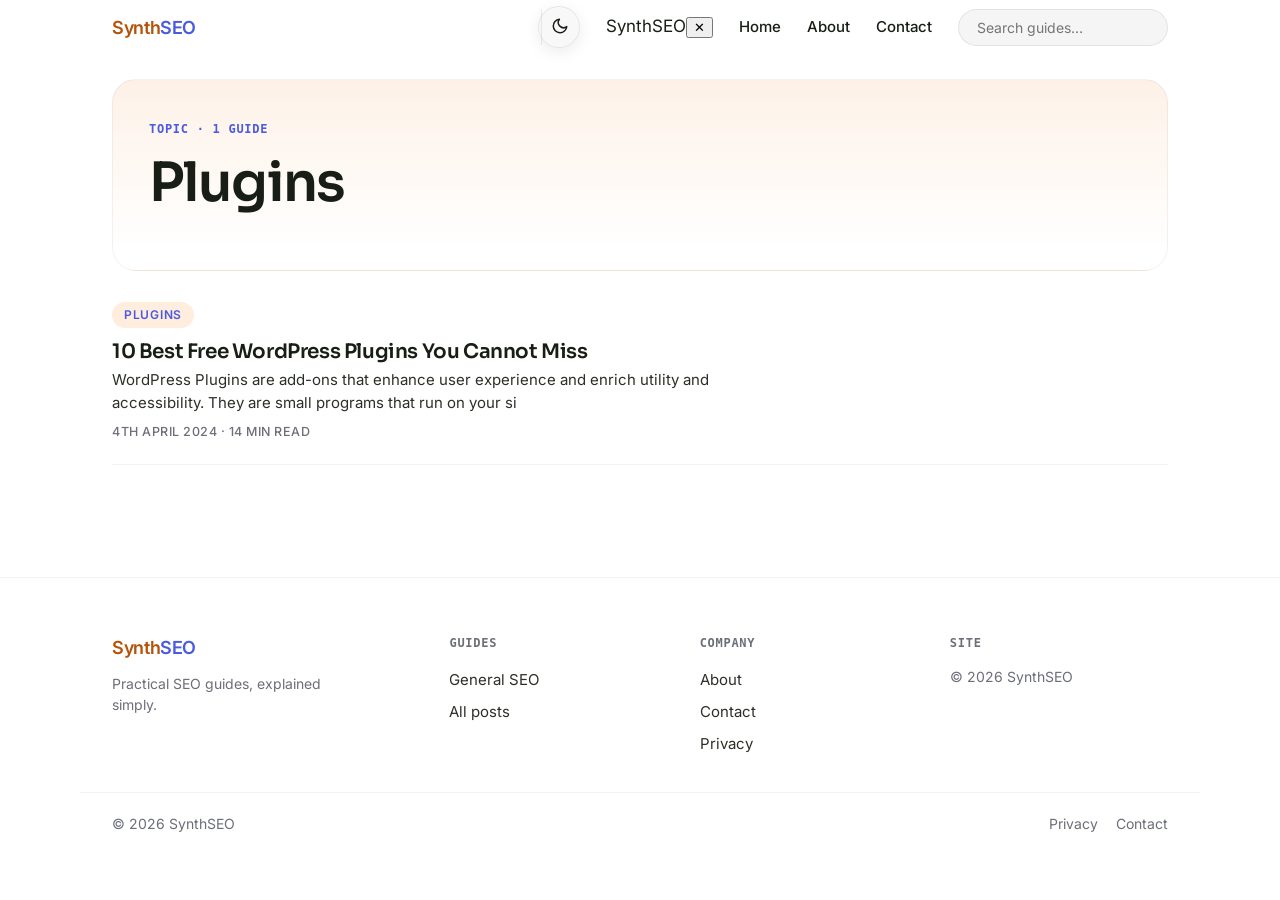
<file: category/plugins/index.html>
<!doctype html><html lang="en"><head><meta charset="utf-8"><meta name="viewport" content="width=device-width,initial-scale=1"><title>plugins — SynthSEO</title><meta name="description" content="Posts about plugins."><link rel="canonical" href="https://synthseo.online/category/plugins/"><meta property="og:title" content="plugins — SynthSEO"><meta property="og:description" content="Posts about plugins."><meta property="og:type" content="website"><link rel="icon" href="data:image/svg+xml,%3Csvg xmlns='http://www.w3.org/2000/svg' viewBox='0 0 64 64'%3E%3Crect width='64' height='64' rx='14' fill='%234A5BE0'/%3E%3Ctext x='30' y='44' font-family='Sora,Arial,sans-serif' font-size='36' font-weight='700' fill='white' text-anchor='middle'%3ES%3C/text%3E%3Ccircle cx='47' cy='17' r='7' fill='%23FF904C'/%3E%3C/svg%3E">
<meta name="theme-color" media="(prefers-color-scheme: light)" content="#ffffff">
<meta name="theme-color" media="(prefers-color-scheme: dark)" content="#0d0d0d">
<link rel="preconnect" href="https://fonts.googleapis.com"><link rel="preconnect" href="https://fonts.gstatic.com" crossorigin><link href="https://fonts.googleapis.com/css2?family=Inter:wght@400;500;600&family=Sora:wght@600;700&display=swap" rel="stylesheet"><script>(function(){var t=null;try{t=localStorage.getItem('synthseo-theme');}catch(e){}
if(!t&&window.matchMedia&&matchMedia('(prefers-color-scheme: dark)').matches)t='dark';
if(t==='dark')document.documentElement.setAttribute('data-theme','dark');})();</script><style>

















:root{--bg:#fff;--ink:#181E15;--body:#2b3027;--muted:#6C6E79;--brand:#FF904C;--brand-deep:#4A5BE0;--brand-tint:#FFEDDD;--hero-wash:#FDF1E7;--btn:#0d0d0d;--btn-ink:#fff;--brand-ink:#B45309;
--card:#fff;--bd:rgba(13,13,13,.05);--bd2:rgba(13,13,13,.08);--code:#f5f5f5;
--sh:rgba(0,0,0,.03) 0 2px 4px;--btnsh:rgba(0,0,0,.06) 0 1px 2px;--r:16px;--max:1120px;
--display:Sora,Inter,system-ui,sans-serif;--sans:Inter,system-ui,-apple-system,"Segoe UI",Roboto,sans-serif;
--mono:"Geist Mono",ui-monospace,SFMono-Regular,Menlo,Consolas,monospace}
[data-theme=dark]{--bg:#0d0d0d;--ink:#ededed;--body:#c9c9c9;--muted:#a0a0a0;--brand:#FF904C;--brand-deep:#8DA2FF;--brand-tint:rgba(255,144,76,.16);--hero-wash:rgba(255,144,76,.10);--btn:#f5f5f5;--btn-ink:#0d0d0d;--brand-ink:#FFB27A;
--card:#141414;--bd:rgba(255,255,255,.08);--bd2:rgba(255,255,255,.12);--code:#1a1a1a;
--sh:rgba(0,0,0,.4) 0 2px 4px}
*{box-sizing:border-box}html{scroll-behavior:smooth}
body{margin:0;background:var(--bg);color:var(--ink);
font:16px/1.5 var(--sans);-webkit-font-smoothing:antialiased}
a{color:var(--ink);text-decoration:none}a:hover{color:var(--brand-deep)}
h1,h2,h3{font-family:var(--display);letter-spacing:-.02em;line-height:1.15;font-weight:600}
.wrap{max-width:var(--max);margin:0 auto;padding:0 32px}
/* header */
header.top{position:sticky;top:0;z-index:50;background:rgba(255,255,255,.08);backdrop-filter:blur(20px);-webkit-backdrop-filter:blur(20px);
border-bottom:1px solid rgba(255,255,255,.15)}
.nav{max-width:var(--max);margin:0 auto;padding:6px 32px;display:flex;align-items:center;gap:26px}
.brand{font-weight:600;font-size:18px;letter-spacing:-.02em;color:var(--brand-ink);margin-right:auto}
.brand i{font-style:normal;color:var(--brand-deep)}
.nav a.nl{color:var(--ink);font-weight:500;font-size:15px}.nav a.nl:hover{color:var(--brand-deep);text-decoration:none}
.btn{display:inline-flex;align-items:center;justify-content:center;gap:8px;
font:600 15px/1 var(--display);letter-spacing:-.01em;
padding:12px 24px;min-height:44px;border-radius:14px;border:0;cursor:pointer;
color:#fff!important;background:linear-gradient(135deg,#4A5BE0,#6B7CFF);
box-shadow:0 1px 2px rgba(13,13,13,.08),0 6px 20px rgba(74,91,224,.25);
transition:transform .15s ease,box-shadow .15s ease,filter .15s ease;text-decoration:none}
.btn:hover{transform:translateY(-1px);filter:brightness(1.05);
box-shadow:0 2px 4px rgba(13,13,13,.1),0 10px 28px rgba(74,91,224,.32);
color:#fff!important;text-decoration:none}
.btn:active{transform:translateY(0)}
.btn:focus-visible{outline:2px solid var(--brand);outline-offset:3px}
.btn:disabled,.btn[aria-disabled="true"]{opacity:.5;cursor:not-allowed;transform:none}
.btn-sm{padding:9px 18px;min-height:36px;font-size:14px;border-radius:12px}
.btn-ghost{background:transparent;color:var(--ink)!important;border:1px solid var(--bd2);box-shadow:none}
.btn-ghost:hover{background:var(--code);box-shadow:none;filter:none}
[data-theme=dark] .btn{background:linear-gradient(135deg,#8DA2FF,#4A5BE0);
box-shadow:0 6px 20px rgba(74,91,224,.35)}
[data-theme=dark] .btn-ghost{background:transparent;color:var(--ink)!important}
.ctl{display:inline-flex;align-items:center;gap:2px;background:color-mix(in srgb,var(--code) 72%,transparent);border:1px solid var(--bd2);border-radius:9999px;padding:2px;backdrop-filter:blur(20px) saturate(180%);-webkit-backdrop-filter:blur(20px) saturate(180%);box-shadow:inset 0 1px 0 rgba(255,255,255,.22),0 4px 16px rgba(0,0,0,.08)}.ctl .ham,.ctl .iconbtn{background:transparent;border:0;box-shadow:none;border-radius:9999px;width:36px;height:36px;min-width:36px;min-height:36px}.ctl .ham{margin-left:0;order:0}.ctl #themebtn{border-left:1px solid var(--bd2);border-radius:0 9999px 9999px 0}
.iconbtn{background:var(--code);border:1px solid var(--bd2);border-radius:14px;width:44px;height:44px;flex:none;
cursor:pointer;font-size:16px;line-height:1;color:var(--ink)}
.searchbox{position:relative}
.searchbox input{background:var(--code);border:1px solid var(--bd2);border-radius:9999px;color:var(--ink);
padding:9px 18px;font:14px var(--sans);width:210px;outline:none}
.searchbox input:focus{border-color:var(--brand)}
.searchres{position:absolute;top:46px;right:0;width:320px;background:var(--card);border:1px solid var(--bd2);
border-radius:var(--r);box-shadow:var(--sh);overflow:hidden;display:none}
.searchres a{display:block;padding:12px 18px;color:var(--ink)}.searchres a:hover{background:var(--code);text-decoration:none;color:var(--ink)}
.searchres small{color:var(--muted);display:block;font-size:12px}
@media(max-width:480px){.searchres{max-width:calc(100vw - 48px)}}
/* hero: atmospheric wash panel */
.hero{padding:56px 44px;margin-top:32px;text-align:left;background:linear-gradient(180deg,var(--hero-wash),transparent 90%);
border:1px solid var(--bd);border-radius:24px}
.hero.slim{padding:40px 36px;margin-top:24px}
.eyebrow{display:block;font:600 12px/1.5 var(--mono);letter-spacing:.06em;text-transform:uppercase;
color:var(--brand-deep);margin-bottom:14px}
.hero h1{font-size:clamp(34px,5vw,54px);margin:0 0 16px;letter-spacing:-.03em;font-weight:600}
.hero p{color:var(--body);font-size:18px;max-width:640px;margin:0}
.readmore{font-weight:500;font-size:15px;color:var(--brand-deep)}
/* editorial list (Explore): one featured post + compact secondary rows */
.feat-post{display:grid;grid-template-columns:1.15fr .85fr;gap:36px;align-items:center;
padding:36px 0 40px;border-bottom:1px solid var(--bd2)}
.feat-post h2{font-size:clamp(26px,3.6vw,38px);margin:10px 0 12px;letter-spacing:-.03em;font-weight:600}
.feat-post h2 a{color:var(--ink)}
.feat-post p{color:var(--body);font-size:17px;margin:0 0 12px;max-width:56ch}
.feat-post img{width:100%;border-radius:var(--r);border:1px solid var(--bd)}
.rows{padding:8px 0 64px}
.rows-head{font:500 13px/1.5 var(--sans);letter-spacing:.05em;text-transform:uppercase;
color:var(--muted);margin:0;padding:28px 0 4px}
.row{padding:22px 0;border-bottom:1px solid var(--bd)}
.row h2{font-size:20px;margin:4px 0 6px;font-weight:600}.row h2 a{color:var(--ink)}
.row p{color:var(--body);font-size:15px;margin:0 0 8px;max-width:70ch}
.rows .row:nth-of-type(even) .cat{color:#4A5BE0;background:rgba(74,91,224,.10)}
[data-theme=dark] .rows .row:nth-of-type(even) .cat{color:#8DA2FF;background:rgba(141,162,255,.14)}
.cat{display:inline-block;font-size:12px;font-weight:600;letter-spacing:.06em;text-transform:uppercase;
color:var(--brand-deep);background:var(--brand-tint);border-radius:9999px;padding:4px 12px;margin-bottom:8px}
.meta{font:500 12.5px/1.6 var(--sans);letter-spacing:.04em;text-transform:uppercase;color:var(--muted)}
/* post */
.post-layout{display:block;max-width:840px;padding:48px 0 24px}
article.post h1{font-size:clamp(28px,4vw,42px);margin:8px 0 12px;letter-spacing:-.03em;font-weight:600}
article.post img{max-width:100%;height:auto;border-radius:12px}
.feat{width:100%;max-height:400px;object-fit:cover;border-radius:var(--r);margin:20px 0 8px;border:1px solid var(--bd)}
.prose{font-size:17px;overflow-wrap:break-word;word-wrap:break-word;color:var(--body)}.prose h2{font-size:26px;margin:44px 0 12px;color:var(--ink)}.prose h3{font-size:20px;margin:32px 0 8px;color:var(--ink)}
.prose pre{background:var(--code);padding:18px 22px;border-radius:12px;overflow:auto;font-size:14px;border:1px solid var(--bd)}
.prose code{background:var(--code);padding:2px 7px;border-radius:6px;font-size:.9em}
.prose blockquote{border-left:3px solid var(--brand);margin:24px 0;padding:4px 0 4px 20px;color:var(--muted)}
.prose a{color:var(--brand-deep);text-decoration:underline;text-underline-offset:2px}
/* subscribe */
.cta{border:1px solid var(--bd);border-radius:24px;box-shadow:var(--sh);padding:40px 36px;text-align:left;
margin:24px 0 72px;background:var(--card)}
.cta h2{font-size:clamp(24px,3.4vw,34px);margin:0 0 10px;letter-spacing:-.03em;font-weight:600}
.cta p{color:var(--body);margin:0 0 24px}
.cta form{display:flex;gap:10px;justify-content:flex-start;flex-wrap:wrap}
.cta input[type=email]{border:1px solid var(--bd2);border-radius:9999px;padding:12px 22px;font-size:15px;
width:min(320px,100%);background:var(--bg);color:var(--ink);outline:none}
.cta input[type=email]:focus{border-color:var(--brand)}
.cta .ok{display:none;color:var(--brand-deep);font-weight:600}
.site-footer{border-top:1px solid var(--bd);color:var(--muted);font-size:14px;margin-top:48px}
.foot-grid{display:grid;grid-template-columns:1.4fr 1fr 1fr 1fr;gap:32px;padding:56px 32px 32px}
.f-brand p{margin:12px 0 0;max-width:28ch}
.f-k{font:600 12px/1.5 var(--mono);letter-spacing:.06em;text-transform:uppercase;color:var(--muted);margin:0 0 12px}
.site-footer nav a{display:flex;align-items:center;min-height:32px;color:var(--body);font-size:15px}
.site-footer nav a:hover{color:var(--brand-deep)}
.site-footer nav a:focus-visible{outline:2px solid var(--brand);outline-offset:3px}
.foot-base{display:flex;gap:20px;flex-wrap:wrap;align-items:center;border-top:1px solid var(--bd);padding:20px 32px 32px}
.foot-base .sp{margin-left:auto;display:flex;gap:18px}
.foot-base a{color:var(--muted)}.foot-base a:hover{color:var(--brand-deep)}
@media(max-width:768px){.foot-grid{grid-template-columns:1fr 1fr;padding:40px 20px 24px}}
@media(max-width:480px){.foot-grid{grid-template-columns:1fr}}
@media(max-width:640px){.searchbox input{width:140px}.nav{gap:14px;padding:12px 16px}.wrap{padding:0 20px}.hero{padding:40px 24px}}
/* mobile: hamburger nav, single column, fluid media + type, 44px tap targets */
/* rollout-r: clean hamburger */
.ham{display:none;flex-direction:column;align-items:center;justify-content:center;gap:5px;background:transparent;border:0;border-radius:12px;width:36px;height:36px;min-width:36px;min-height:36px;color:var(--ink);cursor:pointer;-webkit-tap-highlight-color:transparent}.ham:active{transform:scale(.94)}
.ham span{display:block;width:18px;height:2px;border-radius:2px;background:currentColor;
transition:transform .25s ease,opacity .2s ease}
.ham[aria-expanded="true"] span:nth-child(1){transform:translateY(7px) rotate(45deg)}
.ham[aria-expanded="true"] span:nth-child(2){opacity:0}
.ham[aria-expanded="true"] span:nth-child(3){transform:translateY(-7px) rotate(-45deg)}
.ham:focus-visible{outline:2px solid var(--brand);outline-offset:3px}.ham,.mx,.menu a.nl,#themebtn{-webkit-tap-highlight-color:transparent;tap-highlight-color:transparent}@media(max-width:360px){.brand{font-size:15px;max-width:44vw;overflow:hidden;text-overflow:ellipsis;white-space:nowrap}}
@media(max-width:768px){.ctl .ham{display:inline-flex}}
img{max-width:100%;height:auto}
.prose table{display:block;max-width:100%;overflow-x:auto}
.prose pre{max-width:100%;overflow-x:auto;-webkit-overflow-scrolling:touch}
.prose img{max-width:100%;height:auto}
body{font-size:clamp(15px,.4vw + 14px,17px)}
@media(max-width:768px){
.nav{flex-wrap:wrap;gap:8px;padding:4px 10px;position:relative}
.ctl{display:inline-flex;margin-left:auto;order:2}.ctl .ham{display:inline-flex;align-items:center;justify-content:center}.nav .brand{order:0;margin:0;position:absolute;left:50%;top:50%;transform:translate(calc(-50% - 4px),-50%)}#themebtn{order:3;margin-left:auto}.ctl .ham{box-shadow:none}.ctl #themebtn{width:36px;height:36px;min-width:36px;min-height:36px;border-radius:9999px;background:transparent;border:0;box-shadow:none;backdrop-filter:none;-webkit-backdrop-filter:none}.ctl #themebtn{border-left:0}
.nav a.nl{display:none;width:100%;padding:12px 4px;min-height:44px;font-size:16px}
.nav .searchbox{display:none;width:100%;order:4}
.nav .searchbox input{width:100%;padding:6px 12px;font-size:14px}
.brand{font-size:16px}.nav.open a.nl,.nav.open .searchbox{display:block}
.feat-post{grid-template-columns:1fr;gap:20px;padding:28px 0 32px}
.hero{padding:40px 24px;margin-top:20px}
.hero h1{font-size:clamp(30px,8vw,42px)}
.hero p{font-size:clamp(16px,4.5vw,18px)}
article.post h1{font-size:clamp(26px,7vw,34px)}
.prose{font-size:clamp(16px,4.4vw,17px)}
.prose h2{font-size:clamp(22px,5.6vw,26px)}
.btn{min-height:44px;display:inline-flex;align-items:center;justify-content:center}
.cta{padding:40px 20px}
.wrap{padding:0 20px}
}

/* semrush-style article chrome: breadcrumbs, sticky TOC rail, share row */
.crumbs{grid-column:1/-1;display:flex;align-items:center;gap:8px;flex-wrap:wrap;
font:500 13px/1.5 var(--sans);color:var(--muted);padding:8px 0 0}
.crumbs a{color:var(--muted)}.crumbs a:hover{color:var(--brand-deep)}
.crumbs span{color:var(--muted);opacity:.7}
.post-layout.post{display:grid;grid-template-columns:232px minmax(0,1fr);gap:24px 56px;max-width:1120px}
.post-layout.post .side{align-self:start;position:sticky;top:76px;min-width:0}
.post-layout.post article.post{min-width:0}
.post article.post h1{font-size:clamp(32px,4.5vw,46px)}
.post .prose{max-width:68ch}
.post .share{grid-column:2;display:flex;align-items:center;gap:10px;flex-wrap:wrap;
border-top:1px solid var(--bd2);padding-top:24px;margin-top:8px}
.post .share .sh-t{font:600 12px/1.5 var(--mono);letter-spacing:.06em;text-transform:uppercase;color:var(--muted);margin-right:4px}
.post .share .sbtn{display:inline-flex;align-items:center;justify-content:center;width:44px;height:44px;padding:0;border-radius:14px;
border:1px solid var(--bd2);background:var(--card);color:var(--ink);font:500 14px var(--sans);cursor:pointer;box-shadow:inset 0 1px 0 rgba(255,255,255,.2)}
.post .share .sbtn:hover{border-color:var(--brand-deep);color:var(--brand-deep);text-decoration:none}
@media(max-width:900px){
.post-layout.post{grid-template-columns:1fr}
.post-layout.post .side{position:static}
.post .share{grid-column:1}
}

/* reader changelist: readbar, glass TOC, author, keep-reading, icon share */
.readbar{position:absolute;bottom:0;left:0;right:0;height:3px;z-index:1;background:transparent}
.readbar i{display:block;height:100%;width:0;background:linear-gradient(90deg,var(--brand),var(--brand-deep))}
.post .share .sbtn svg{display:block}
.post .author{grid-column:2;display:flex;gap:18px;align-items:flex-start;border:1px solid var(--bd2);
border-radius:20px;padding:26px;background:var(--card);box-shadow:var(--sh)}
.post .avatar{flex:none;width:56px;height:56px;border-radius:50%;display:flex;align-items:center;
justify-content:center;font:700 22px var(--display);color:#fff;background:linear-gradient(135deg,var(--brand),var(--brand-deep))}
.post .a-k{font:600 12px/1.5 var(--mono);letter-spacing:.06em;text-transform:uppercase;color:var(--muted);margin:0 0 4px}
.post .a-n{font:600 18px/1.3 var(--display);margin:0 0 6px}
.post .a-b{color:var(--body);font-size:15px;margin:0;max-width:60ch}
.post .keep{grid-column:2;margin-top:8px}
.post .keep-grid{display:grid;grid-template-columns:repeat(3,1fr);gap:16px}
.post .keep-card{border:1px solid var(--bd2);border-radius:16px;padding:20px;background:var(--card)}
.post .keep-card:hover{border-color:var(--brand-deep)}
.post .keep-card h3{font-size:16px;margin:8px 0 8px;line-height:1.4}
.post .keep-card h3 a{color:var(--ink)}
.post .keep-card p{font-size:13.5px;color:var(--body);margin:0 0 8px}
@media(max-width:900px){
.post .author,.post .keep{grid-column:1}
.post .keep-grid{grid-template-columns:1fr}
.is-post footer{padding-bottom:120px}
.post-layout.post .side{position:fixed;left:0;right:0;bottom:0;top:auto;z-index:60;
padding:0 8px calc(8px + env(safe-area-inset-bottom));
background:color-mix(in srgb,var(--bg) 82%,transparent);
backdrop-filter:blur(16px) saturate(1.5);-webkit-backdrop-filter:blur(16px) saturate(1.5);
border-top:1px solid var(--bd2)}
.post-layout.post .side{border-radius:20px 20px 0 0}
.post-layout.post .side::before{content:"";display:block;width:40px;height:4px;border-radius:99px;background:var(--bd2);margin:10px auto 2px}
.post-layout.post .side summary{min-height:52px;font-size:15px}
.post-layout.post .side{left:12px;right:12px;bottom:calc(12px + env(safe-area-inset-bottom));padding:0;background:rgba(255,255,255,.08);backdrop-filter:blur(20px);-webkit-backdrop-filter:blur(20px);border:1px solid var(--bd2);border-radius:9999px;box-shadow:inset 0 1px 0 rgba(255,255,255,.22),0 8px 32px rgba(0,0,0,.14)}
.post-layout.post .side::before{display:none}
.post-layout.post .side summary{min-height:36px;justify-content:center;font-size:15px}
.post-layout.post .side summary::before{display:none}
.post-layout.post .side .toc-k{font-size:14px}
.post-layout.post .side:has(details[open]){border-radius:24px;background:rgba(255,255,255,.08);backdrop-filter:blur(20px);-webkit-backdrop-filter:blur(20px);border:1px solid rgba(255,255,255,.15);box-shadow:0 4px 12px rgba(0,0,0,.25)}
.post-layout.post .side:has(details[open]) summary{border:0;background:transparent}
}
.menu{display:contents}html.nav-lock,html.nav-lock body{overflow:hidden}@media(max-width:768px){.menu{position:fixed;top:0;left:0;bottom:0;width:min(320px,86vw);z-index:70;display:flex;flex-direction:column;gap:4px;padding:16px 20px 32px;overflow-y:auto;background:rgba(255,255,255,.08);backdrop-filter:blur(20px);-webkit-backdrop-filter:blur(20px);border-right:1px solid rgba(255,255,255,.15);box-shadow:24px 0 64px rgba(0,0,0,.18);transform:translateX(-105%);transition:transform .3s cubic-bezier(.32,.72,.35,1)}.nav.open .menu{transform:none}.nav.open::after{content:"";position:fixed;inset:0;z-index:60;background:rgba(0,0,0,.45)}
header.top:has(.nav.open){backdrop-filter:none;-webkit-backdrop-filter:none;background:var(--bg)}.nav.open .ctl{visibility:hidden}.nav .menu a.nl{display:flex;align-items:center;justify-content:space-between;min-height:52px;width:auto;font-size:17px;padding:8px 12px;border-radius:12px}.nav .menu a.nl::after{content:"\203A";color:var(--muted);font-size:22px;line-height:1}.nav .menu a.nl:hover{background:var(--code);text-decoration:none}.nav .menu .searchbox{display:block;width:100%;order:0;margin-top:12px}.nav .menu .searchbox input{width:100%;background:rgba(255,255,255,.08);border:1px solid rgba(255,255,255,.15);backdrop-filter:blur(20px);-webkit-backdrop-filter:blur(20px)}.mhead{display:none}@media(max-width:768px){.mhead{display:flex;align-items:center;justify-content:space-between;margin-bottom:12px}}.mhead span{font:600 17px var(--display);color:var(--brand-ink)}.mhead .mx{width:44px;height:44px;border-radius:50%;background:transparent;border:0;color:var(--ink);font-size:18px;cursor:pointer}}
/* a11y: skip link, visible focus, TOC depth, reduced motion */
.skip{position:absolute;left:16px;top:-72px;z-index:100;background:var(--ink);color:var(--bg);padding:12px 20px;border-radius:10px;font-weight:600;text-decoration:none}
.skip:focus{top:12px;color:var(--bg);text-decoration:none}
.vh{position:absolute!important;width:1px;height:1px;margin:-1px;padding:0;overflow:hidden;clip:rect(0 0 0 0);white-space:nowrap;border:0}
a:focus-visible,button:focus-visible,input:focus-visible,summary:focus-visible,[tabindex]:focus-visible{outline:2px solid var(--brand);outline-offset:2px}
.prose a{overflow-wrap:break-word}
@media (prefers-reduced-motion:reduce){html{scroll-behavior:auto}*,*::before,*::after{transition:none!important;animation:none!important}}
















/* v2 animation pass (libs-research steps 1-4): pure CSS, 0KB libs, additive; smooth-scroll lib excluded per owner */
@media (prefers-reduced-motion:no-preference){
:root{--v2-ease:cubic-bezier(.2,.7,.2,1);--v2-fast:.18s;--v2-med:.3s}
.btn{transition:transform var(--v2-fast) var(--v2-ease),box-shadow var(--v2-fast) var(--v2-ease),filter var(--v2-fast) var(--v2-ease)}
.btn:active{transform:scale(.97)}
.btn-ghost:active{transform:scale(.97)}
.ham span{transition:transform var(--v2-med) var(--v2-ease),opacity .2s ease}
html.nav-lock,html.nav-lock body{overflow:hidden}
@media(max-width:768px){.nav .menu>*{transition:opacity var(--v2-med) var(--v2-ease),translate var(--v2-med) var(--v2-ease)}.nav:not(.open) .menu>*{opacity:0;translate:-12px 0}.nav.open .menu>*{opacity:1;translate:0 0}.nav.open .menu>:nth-child(1){transition-delay:.05s}.nav.open .menu>:nth-child(2){transition-delay:.09s}.nav.open .menu>:nth-child(3){transition-delay:.13s}.nav.open .menu>:nth-child(4){transition-delay:.17s}.nav.open .menu>:nth-child(5){transition-delay:.21s}.nav.open .menu>:nth-child(6){transition-delay:.25s}}
@keyframes v2rise{from{opacity:0;translate:0 24px}}
.hero>:nth-child(1){animation:v2rise .7s var(--v2-ease) both;animation-delay:.05s}.hero>:nth-child(2){animation:v2rise .7s var(--v2-ease) both;animation-delay:.15s}.hero>:nth-child(3){animation:v2rise .7s var(--v2-ease) both;animation-delay:.25s}.hero>:nth-child(4){animation:v2rise .7s var(--v2-ease) both;animation-delay:.35s}.hero>:nth-child(5){animation:v2rise .7s var(--v2-ease) both;animation-delay:.45s}
html.v2js .feat-post,html.v2js .rows .row,html.v2js .keep-card,html.v2js .cta,html.v2js .author{opacity:0;translate:0 24px;transition:opacity .7s var(--v2-ease),translate .7s var(--v2-ease)}
html.v2js .feat-post.in,html.v2js .rows .row.in,html.v2js .keep-card.in,html.v2js .cta.in,html.v2js .author.in{opacity:1;translate:0 0}
@keyframes v2foot{from{opacity:0;translate:0 16px}}
.site-footer{animation:v2foot .7s var(--v2-ease) both;animation-timeline:view();animation-range:entry 0% entry 40%}
@supports (animation-timeline:scroll()){.readbar i{width:100%!important;transform-origin:0 50%;transform:scaleX(0);animation:v2read linear both;animation-timeline:scroll()}@keyframes v2read{to{transform:scaleX(1)}}}
[data-theme=dark] .nav.open::after{background:rgba(0,0,0,.6)}
/* v2-mobile-calm
/* rollout-f: header/ scroll calm on phones */
@media(max-width:768px){/* rollout-j: header glass matches TOC-pill recipe */
/* rollout-k: pill + menu calm on phones */
/* rollout-l: frost richness on phones */
/* rollout-m: floating header pill on phones */


@media(max-width:768px){header.top{top:12px;margin:0 12px;border-radius:22px;border:1px solid rgba(255,255,255,.15)!important;box-shadow:0 8px 32px rgba(0,0,0,.12);overflow:visible}}
@media(max-width:768px){header.top{backdrop-filter:blur(20px) saturate(1.6)!important;-webkit-backdrop-filter:blur(20px) saturate(1.6)!important}.ctl{backdrop-filter:blur(20px) saturate(1.6)!important;-webkit-backdrop-filter:blur(20px) saturate(1.6)!important}.menu{backdrop-filter:blur(20px) saturate(1.6)!important;-webkit-backdrop-filter:blur(20px) saturate(1.6)!important}}
@media(max-width:768px){.ctl{background:rgba(255,255,255,.08)!important;backdrop-filter:blur(20px)!important;-webkit-backdrop-filter:blur(20px)!important;border-color:rgba(255,255,255,.15)!important}.nav:not(.open) .menu>*,.nav .menu>*{transition:opacity .18s ease!important;translate:none!important}.nav.open .menu>:nth-child(n){transition-delay:0s!important}}
header.top{background:rgba(255,255,255,.08)!important;backdrop-filter:blur(20px)!important;-webkit-backdrop-filter:blur(20px)!important}.menu{background:rgba(255,255,255,.08)!important;backdrop-filter:blur(20px)!important;-webkit-backdrop-filter:blur(20px)!important}[data-theme=dark] .menu{background:rgba(13,13,13,.72)!important;border-right:1px solid var(--bd2)!important}@media(max-width:768px){.menu{background:rgba(255,255,255,.92)!important}}@media(max-width:768px){[data-theme=dark] .menu{background:rgba(20,20,20,.94)!important}}.readbar i{animation:none!important;transform:none!important}html{scroll-behavior:auto!important}} (rollout-e): static content on phones */
@media(max-width:768px){html.v2js .feat-post,html.v2js .rows .row,html.v2js .keep-card,html.v2js .cta,html.v2js .author{opacity:1!important;translate:none!important;transition:none!important}.site-footer{animation:none!important}.hero>:nth-child(n){animation-duration:.01s!important;animation-delay:0s!important}}
}/* v3 top-5 polish (libs-research Part 2 ranks 1-3): 0KB libs, additive; smooth-scroll lib excluded per owner */
@property --v3-a{syntax:'<angle>';inherits:false;initial-value:0deg}
@media (prefers-reduced-motion:no-preference) and (min-width:769px){
@view-transition{navigation:auto}
html{scroll-behavior:smooth}
.prose h2[id],.prose h3[id]{scroll-margin-top:84px}
.btn:not(.btn-ghost){position:relative;isolation:isolate}
.btn:not(.btn-ghost)::before{content:"";position:absolute;inset:-2px;z-index:-1;border-radius:inherit;background:conic-gradient(from var(--v3-a),#6366f1,#a855f7,#ec4899,#6366f1);animation:v3spin 3.5s linear infinite}
.btn:not(.btn-ghost)::after{content:"";position:absolute;inset:-2px;z-index:-1;border-radius:inherit;background:conic-gradient(from var(--v3-a),#6366f1,#a855f7,#ec4899,#6366f1);filter:blur(14px);opacity:.5;animation:v3spin 3.5s linear infinite}
.btn:not(.btn-ghost):hover::after{opacity:.9}
@keyframes v3spin{to{--v3-a:360deg}}
[data-theme=dark] .btn:not(.btn-ghost)::after{opacity:.65}
}/* rollout-q: slim mobile header to pill height */
@media(max-width:768px){.nav{padding:2px 10px!important;gap:10px!important}#topnav .ham{width:36px!important;height:36px!important;min-width:36px!important;min-height:36px!important}#themebtn{height:36px!important;min-height:36px!important;width:36px!important;min-width:36px!important}.brand{font-size:16px}}
/* rollout-u: chromeless mobile controls */
@media(max-width:768px){.nav .ctl{background:transparent!important;border:0!important;box-shadow:none!important;backdrop-filter:none!important;-webkit-backdrop-filter:none!important;padding:0!important;gap:6px!important}}
/* rollout-v: ham left, theme right on phones */
@media(max-width:768px){.nav .ctl{display:contents!important}#topnav .ham{order:1!important;margin:0!important}#themebtn{order:2!important;margin-left:auto!important}}
/* rollout-w: drawer interior rebuild */
@media(max-width:768px){.nav.open .brand{visibility:hidden!important}.nav.open .menu>*{flex:none!important}.nav.open .menu .mhead{display:flex!important;align-items:center!important;justify-content:space-between!important;width:100%!important;min-height:44px!important}.nav.open .menu a.nl{width:100%!important}.nav.open .menu .searchbox{display:block!important;width:100%!important;margin:12px 0 4px!important}.nav.open .menu .searchbox input{width:100%!important}}
/* rollout-x: drawer escapes header containing block when open */
header.top:has(.nav.open){backdrop-filter:none!important;-webkit-backdrop-filter:none!important}

/* rollout-ab: no readbar line anywhere */
.readbar{display:none!important}
</style></head><body><a class="skip" href="#main">Skip to content</a><header class="top"><nav class="nav" id="topnav" aria-label="Primary"><a class="brand" href="/">Synth<i>SEO</i></a><span class="ctl" role="group" aria-label="Page controls"><button class="ham" onclick="__toggleNav()" aria-label="Open menu" aria-expanded="false" aria-controls="mmenu"><span></span><span></span><span></span></button><button class="iconbtn" id="themebtn" onclick="__toggleTheme()" aria-label="Switch to dark mode" aria-pressed="false"><svg width="18" height="18" viewBox="0 0 24 24" fill="none" stroke="currentColor" stroke-width="2" stroke-linecap="round" stroke-linejoin="round" aria-hidden="true"><path d="M21 12.8A9 9 0 1 1 11.2 3a7 7 0 0 0 9.8 9.8z"/></svg></button></span><div class="menu" id="mmenu"><div class="mhead"><span>SynthSEO</span><button class="mx" type="button" aria-label="Close menu" onclick="__closeNav(true)">✕</button></div><a class="nl" href="/">Home</a><a class="nl" href="/about/">About</a><a class="nl" href="/contact/">Contact</a><span class="searchbox" role="search"><label class="vh" for="q">Search guides</label><input id="q" type="search" placeholder="Search guides…" autocomplete="off" aria-controls="qres" aria-expanded="false"><span class="searchres" id="qres" role="listbox" aria-label="Search suggestions"></span></span></div></nav><div class="readbar" aria-hidden="true"><i id="readbarfill"></i></div></header><main class="wrap" id="main" tabindex="-1"><div class="hero slim"><span class="eyebrow">Topic · 1 guide</span><h1 style="text-transform:capitalize">plugins</h1></div><div class="rows"><div class="row"><span class="cat">plugins</span><h2><a href="/plugins/best-free-wordpress-plugins/">10 Best Free WordPress Plugins You Cannot Miss</a></h2><p>WordPress Plugins are add-ons that enhance user experience and enrich utility and accessibility. They are small programs that run on your si</p><div class="meta">4th April 2024 · 14 min read</div></div></div></main><footer class="site-footer"><div class="wrap foot-grid"><div class="f-brand"><a class="brand" href="/">Synth<i>SEO</i></a><p>Practical SEO guides, explained simply.</p></div><nav aria-label="Guides"><p class="f-k">Guides</p><a href="/general-seo/">General SEO</a><a href="/blogs/">All posts</a></nav><nav aria-label="Company"><p class="f-k">Company</p><a href="/about/">About</a><a href="/contact/">Contact</a><a href="/privacy/">Privacy</a></nav><div class="f-meta"><p class="f-k">Site</p><p>© 2026 SynthSEO</p></div></div><div class="wrap foot-base"><span>© 2026 SynthSEO</span><span class="sp"><a href="/privacy/">Privacy</a><a href="/contact/">Contact</a></span></div></footer><script>window.__POSTS=[{"t":"Website Speed: Is It A Critical Factor For SEO In 2024?","u":"/general-seo/website-speed-in-seo/","d":"What page speed really means, how Google measures it — FCP, LCP, CLS, INP — and the fixes worth doing first.","c":"general-seo","r":"13 min read"},{"t":"10 Best Free WordPress Plugins You Cannot Miss","u":"/plugins/best-free-wordpress-plugins/","d":"Ten free plugins covering SEO, analytics, and editing — what each one does and how to pick between them.","c":"plugins","r":"14 min read"},{"t":"Content Readability 101: The Importance of Readability in SEO","u":"/writing/importance-of-readability-in-seo/","d":"Why readable content ranks better: simple language, tighter sentences, clear structure, and three tests to check your work.","c":"writing","r":"13 min read"},{"t":"3 Proven Link Building Strategies For Increased Traffic","u":"/link-building/proven-link-building-strategies/","d":"What link building actually is, why links still move rankings, and three white-hat ways to earn them.","c":"link-building","r":"13 min read"},{"t":"Keyword Research: The 1st Step To Successful Search Engine Optimisation","u":"/keyword-research/keyword-research-first-step/","d":"How to find what your users search for, judge intent and competition, and turn it into content that ranks.","c":"keyword-research","r":"25 min read"}];</script><script>
(function(){var box=document.getElementById('q'),res=document.getElementById('qres');
if(!box)return;var idx=window.__POSTS||[];
function show(){res.style.display='block';box.setAttribute('aria-expanded','true');}
function hide(){res.style.display='none';box.setAttribute('aria-expanded','false');}
function go(){var s=box.value.trim().toLowerCase();
if(s.length<2){hide();return;}
var hits=idx.filter(function(p){return (p.t+' '+p.d+' '+(p.c||'')).toLowerCase().indexOf(s)>-1;}).slice(0,6);
if(!hits.length){res.innerHTML='<span style="display:block;padding:12px 18px"><small>No results</small></span>';show();return;}
res.innerHTML=hits.map(function(p){return '<a role="option" href="'+p.u+'">'+p.t+'<small>'+p.c+' · '+p.r+'</small></a>';}).join('');
show();}
box.addEventListener('input',go);box.addEventListener('focus',go);
box.addEventListener('keydown',function(e){if(e.key==='Escape'){hide();box.blur();}else if(e.key==='Enter'){var a=res.querySelector('a');if(a){window.location.href=a.getAttribute('href');}}else if(e.key==='ArrowDown'||e.key==='ArrowUp'){var l=res.querySelectorAll('a');if(!l.length)return;e.preventDefault();var i=-1;for(var k=0;k<l.length;k++){if(l[k]===document.activeElement)i=k;}if(e.key==='ArrowDown'){i=(i+1)%l.length;}else{i=(i-1+l.length)%l.length;}l[i].focus();}});
document.addEventListener('click',function(e){if(!res.contains(e.target)&&e.target!==box)hide();});})();</script><script>
(function(){var MOON="<svg width=\"18\" height=\"18\" viewBox=\"0 0 24 24\" fill=\"none\" stroke=\"currentColor\" stroke-width=\"2\" stroke-linecap=\"round\" stroke-linejoin=\"round\" aria-hidden=\"true\"><path d=\"M21 12.8A9 9 0 1 1 11.2 3a7 7 0 0 0 9.8 9.8z\"/></svg>",SUN="<svg width=\"18\" height=\"18\" viewBox=\"0 0 24 24\" fill=\"none\" stroke=\"currentColor\" stroke-width=\"2\" stroke-linecap=\"round\" stroke-linejoin=\"round\" aria-hidden=\"true\"><circle cx=\"12\" cy=\"12\" r=\"4\"/><path d=\"M12 2v2m0 16v2M4.9 4.9l1.4 1.4m11.4 11.4 1.4 1.4M2 12h2m16 0h2M4.9 19.1l1.4-1.4m11.4-11.4 1.4-1.4\"/></svg>";
function paint(){var b=document.getElementById('themebtn');if(!b)return;
var dark=document.documentElement.getAttribute('data-theme')==='dark';
b.innerHTML=dark?SUN:MOON;
b.setAttribute('aria-pressed',dark?'true':'false');
b.setAttribute('aria-label',dark?'Switch to light mode':'Switch to dark mode');}
paint();
window.__toggleTheme=function(){var el=document.documentElement;
var next=el.getAttribute('data-theme')==='dark'?'light':'dark';
if(next==='light')el.removeAttribute('data-theme');else el.setAttribute('data-theme',next);
try{localStorage.setItem('synthseo-theme',next);}catch(e){}
paint();};})();</script><script>(function(){function ham(){return document.querySelector('#topnav .ham');}
window.__toggleNav=function(){var n=document.getElementById('topnav');if(!n)return;
var open=n.classList.toggle('open');document.documentElement.classList.toggle('nav-lock',open);var b=ham();
if(b){b.setAttribute('aria-expanded',open?'true':'false');b.setAttribute('aria-label',open?'Close menu':'Open menu');}if(open){var m=document.querySelector('#mmenu .mx');if(m){try{m.focus();}catch(e){}}}};
window.__closeNav=function(refocus){var n=document.getElementById('topnav');if(!n||!n.classList.contains('open'))return;n.classList.remove('open');document.documentElement.classList.remove('nav-lock');var b=ham();if(b){b.setAttribute('aria-expanded','false');b.setAttribute('aria-label','Open menu');if(refocus===true){try{b.focus();}catch(e){}}}};
document.addEventListener('click',function(e){var n=document.getElementById('topnav');if(!n||!n.classList.contains('open'))return;if(e.target===n||!n.contains(e.target)){window.__closeNav();}});
document.addEventListener('keydown',function(e){if(e.key==='Escape'){if(e.target&&e.target.id==='q')return;var n=document.getElementById('topnav');if(n&&n.classList.contains('open')){window.__closeNav(true);}}});
var m=document.getElementById('mmenu');if(m){m.addEventListener('click',function(e){var a=e.target&&e.target.closest?e.target.closest('a'):null;if(a)window.__closeNav();});}
var mx=document.querySelector('#mmenu .mx');if(mx){mx.addEventListener('keydown',function(e){if(e.key==='Escape'){window.__closeNav(true);}});}
var t=document.querySelector('details.toc-card');if(t&&window.innerWidth<901)t.removeAttribute('open');})();</script><script>(function(){var KIT_FORM_ID='REPLACE_WITH_KIT_FORM_ID';window.__subscribe=function(f){var em=f.querySelector('input[type=email]');var ok=f.nextElementSibling;function done(){f.style.display='none';ok.style.display='block';try{ok.focus();}catch(e){}}if(!em||!em.value||KIT_FORM_ID.indexOf('REPLACE')===0){done();return false;}fetch('https://app.kit.com/forms/'+KIT_FORM_ID+'/subscriptions',{method:'POST',headers:{'Content-Type':'application/x-www-form-urlencoded'},body:'email_address='+encodeURIComponent(em.value)}).then(done,function(){em.name='email_address';f.setAttribute('action','https://app.kit.com/forms/'+KIT_FORM_ID+'/subscriptions');f.setAttribute('method','post');f.removeAttribute('onsubmit');f.submit();});return false;};})();</script><script>(function(){var f=document.getElementById('readbarfill');if(!f)return;function u(){var h=document.documentElement;var m=h.scrollHeight-h.clientHeight;f.style.width=(m>0?(h.scrollTop/m*100):0)+'%';}window.addEventListener('scroll',u,{passive:true});u();})();</script><script>(function(){var d=document.documentElement;d.classList.add('v2js');var els=document.querySelectorAll('.feat-post,.rows .row,.keep-card,.cta,.author');if(!('IntersectionObserver' in window)){for(var a=0;a<els.length;a++){els[a].classList.add('in');}return;}var o=new IntersectionObserver(function(es){for(var j=0;j<es.length;j++){if(es[j].isIntersecting){es[j].target.classList.add('in');o.unobserve(es[j].target);}}},{threshold:.12,rootMargin:'0px 0px -8% 0px'});for(var k=0;k<els.length;k++){els[k].style.transitionDelay=((k%4)*60)+'ms';o.observe(els[k]);}})();</script></body></html>
</file>
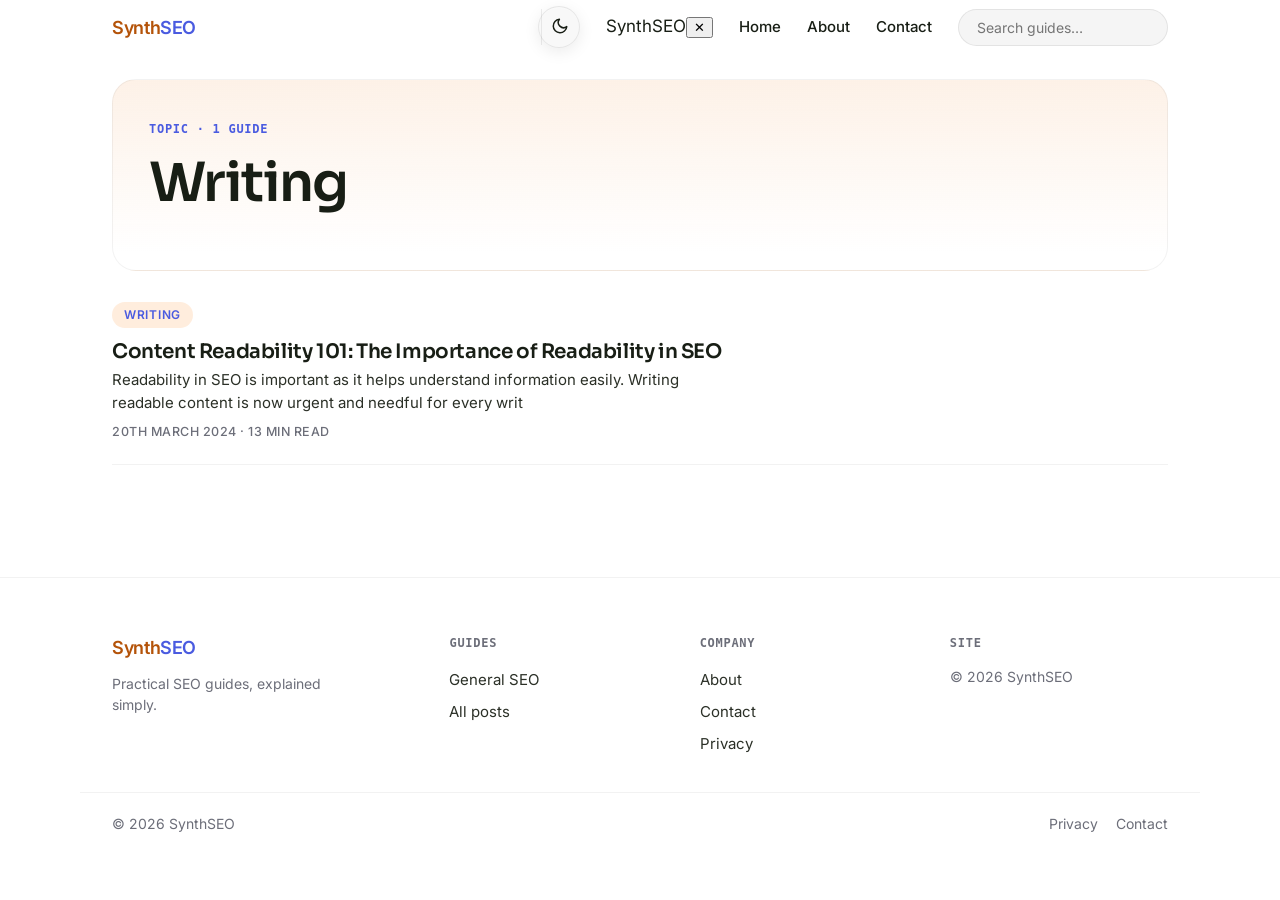
<file: category/writing/index.html>
<!doctype html><html lang="en"><head><meta charset="utf-8"><meta name="viewport" content="width=device-width,initial-scale=1"><title>writing — SynthSEO</title><meta name="description" content="Posts about writing."><link rel="canonical" href="https://synthseo.online/category/writing/"><meta property="og:title" content="writing — SynthSEO"><meta property="og:description" content="Posts about writing."><meta property="og:type" content="website"><link rel="icon" href="data:image/svg+xml,%3Csvg xmlns='http://www.w3.org/2000/svg' viewBox='0 0 64 64'%3E%3Crect width='64' height='64' rx='14' fill='%234A5BE0'/%3E%3Ctext x='30' y='44' font-family='Sora,Arial,sans-serif' font-size='36' font-weight='700' fill='white' text-anchor='middle'%3ES%3C/text%3E%3Ccircle cx='47' cy='17' r='7' fill='%23FF904C'/%3E%3C/svg%3E">
<meta name="theme-color" media="(prefers-color-scheme: light)" content="#ffffff">
<meta name="theme-color" media="(prefers-color-scheme: dark)" content="#0d0d0d">
<link rel="preconnect" href="https://fonts.googleapis.com"><link rel="preconnect" href="https://fonts.gstatic.com" crossorigin><link href="https://fonts.googleapis.com/css2?family=Inter:wght@400;500;600&family=Sora:wght@600;700&display=swap" rel="stylesheet"><script>(function(){var t=null;try{t=localStorage.getItem('synthseo-theme');}catch(e){}
if(!t&&window.matchMedia&&matchMedia('(prefers-color-scheme: dark)').matches)t='dark';
if(t==='dark')document.documentElement.setAttribute('data-theme','dark');})();</script><style>

















:root{--bg:#fff;--ink:#181E15;--body:#2b3027;--muted:#6C6E79;--brand:#FF904C;--brand-deep:#4A5BE0;--brand-tint:#FFEDDD;--hero-wash:#FDF1E7;--btn:#0d0d0d;--btn-ink:#fff;--brand-ink:#B45309;
--card:#fff;--bd:rgba(13,13,13,.05);--bd2:rgba(13,13,13,.08);--code:#f5f5f5;
--sh:rgba(0,0,0,.03) 0 2px 4px;--btnsh:rgba(0,0,0,.06) 0 1px 2px;--r:16px;--max:1120px;
--display:Sora,Inter,system-ui,sans-serif;--sans:Inter,system-ui,-apple-system,"Segoe UI",Roboto,sans-serif;
--mono:"Geist Mono",ui-monospace,SFMono-Regular,Menlo,Consolas,monospace}
[data-theme=dark]{--bg:#0d0d0d;--ink:#ededed;--body:#c9c9c9;--muted:#a0a0a0;--brand:#FF904C;--brand-deep:#8DA2FF;--brand-tint:rgba(255,144,76,.16);--hero-wash:rgba(255,144,76,.10);--btn:#f5f5f5;--btn-ink:#0d0d0d;--brand-ink:#FFB27A;
--card:#141414;--bd:rgba(255,255,255,.08);--bd2:rgba(255,255,255,.12);--code:#1a1a1a;
--sh:rgba(0,0,0,.4) 0 2px 4px}
*{box-sizing:border-box}html{scroll-behavior:smooth}
body{margin:0;background:var(--bg);color:var(--ink);
font:16px/1.5 var(--sans);-webkit-font-smoothing:antialiased}
a{color:var(--ink);text-decoration:none}a:hover{color:var(--brand-deep)}
h1,h2,h3{font-family:var(--display);letter-spacing:-.02em;line-height:1.15;font-weight:600}
.wrap{max-width:var(--max);margin:0 auto;padding:0 32px}
/* header */
header.top{position:sticky;top:0;z-index:50;background:rgba(255,255,255,.08);backdrop-filter:blur(20px);-webkit-backdrop-filter:blur(20px);
border-bottom:1px solid rgba(255,255,255,.15)}
.nav{max-width:var(--max);margin:0 auto;padding:6px 32px;display:flex;align-items:center;gap:26px}
.brand{font-weight:600;font-size:18px;letter-spacing:-.02em;color:var(--brand-ink);margin-right:auto}
.brand i{font-style:normal;color:var(--brand-deep)}
.nav a.nl{color:var(--ink);font-weight:500;font-size:15px}.nav a.nl:hover{color:var(--brand-deep);text-decoration:none}
.btn{display:inline-flex;align-items:center;justify-content:center;gap:8px;
font:600 15px/1 var(--display);letter-spacing:-.01em;
padding:12px 24px;min-height:44px;border-radius:14px;border:0;cursor:pointer;
color:#fff!important;background:linear-gradient(135deg,#4A5BE0,#6B7CFF);
box-shadow:0 1px 2px rgba(13,13,13,.08),0 6px 20px rgba(74,91,224,.25);
transition:transform .15s ease,box-shadow .15s ease,filter .15s ease;text-decoration:none}
.btn:hover{transform:translateY(-1px);filter:brightness(1.05);
box-shadow:0 2px 4px rgba(13,13,13,.1),0 10px 28px rgba(74,91,224,.32);
color:#fff!important;text-decoration:none}
.btn:active{transform:translateY(0)}
.btn:focus-visible{outline:2px solid var(--brand);outline-offset:3px}
.btn:disabled,.btn[aria-disabled="true"]{opacity:.5;cursor:not-allowed;transform:none}
.btn-sm{padding:9px 18px;min-height:36px;font-size:14px;border-radius:12px}
.btn-ghost{background:transparent;color:var(--ink)!important;border:1px solid var(--bd2);box-shadow:none}
.btn-ghost:hover{background:var(--code);box-shadow:none;filter:none}
[data-theme=dark] .btn{background:linear-gradient(135deg,#8DA2FF,#4A5BE0);
box-shadow:0 6px 20px rgba(74,91,224,.35)}
[data-theme=dark] .btn-ghost{background:transparent;color:var(--ink)!important}
.ctl{display:inline-flex;align-items:center;gap:2px;background:color-mix(in srgb,var(--code) 72%,transparent);border:1px solid var(--bd2);border-radius:9999px;padding:2px;backdrop-filter:blur(20px) saturate(180%);-webkit-backdrop-filter:blur(20px) saturate(180%);box-shadow:inset 0 1px 0 rgba(255,255,255,.22),0 4px 16px rgba(0,0,0,.08)}.ctl .ham,.ctl .iconbtn{background:transparent;border:0;box-shadow:none;border-radius:9999px;width:36px;height:36px;min-width:36px;min-height:36px}.ctl .ham{margin-left:0;order:0}.ctl #themebtn{border-left:1px solid var(--bd2);border-radius:0 9999px 9999px 0}
.iconbtn{background:var(--code);border:1px solid var(--bd2);border-radius:14px;width:44px;height:44px;flex:none;
cursor:pointer;font-size:16px;line-height:1;color:var(--ink)}
.searchbox{position:relative}
.searchbox input{background:var(--code);border:1px solid var(--bd2);border-radius:9999px;color:var(--ink);
padding:9px 18px;font:14px var(--sans);width:210px;outline:none}
.searchbox input:focus{border-color:var(--brand)}
.searchres{position:absolute;top:46px;right:0;width:320px;background:var(--card);border:1px solid var(--bd2);
border-radius:var(--r);box-shadow:var(--sh);overflow:hidden;display:none}
.searchres a{display:block;padding:12px 18px;color:var(--ink)}.searchres a:hover{background:var(--code);text-decoration:none;color:var(--ink)}
.searchres small{color:var(--muted);display:block;font-size:12px}
@media(max-width:480px){.searchres{max-width:calc(100vw - 48px)}}
/* hero: atmospheric wash panel */
.hero{padding:56px 44px;margin-top:32px;text-align:left;background:linear-gradient(180deg,var(--hero-wash),transparent 90%);
border:1px solid var(--bd);border-radius:24px}
.hero.slim{padding:40px 36px;margin-top:24px}
.eyebrow{display:block;font:600 12px/1.5 var(--mono);letter-spacing:.06em;text-transform:uppercase;
color:var(--brand-deep);margin-bottom:14px}
.hero h1{font-size:clamp(34px,5vw,54px);margin:0 0 16px;letter-spacing:-.03em;font-weight:600}
.hero p{color:var(--body);font-size:18px;max-width:640px;margin:0}
.readmore{font-weight:500;font-size:15px;color:var(--brand-deep)}
/* editorial list (Explore): one featured post + compact secondary rows */
.feat-post{display:grid;grid-template-columns:1.15fr .85fr;gap:36px;align-items:center;
padding:36px 0 40px;border-bottom:1px solid var(--bd2)}
.feat-post h2{font-size:clamp(26px,3.6vw,38px);margin:10px 0 12px;letter-spacing:-.03em;font-weight:600}
.feat-post h2 a{color:var(--ink)}
.feat-post p{color:var(--body);font-size:17px;margin:0 0 12px;max-width:56ch}
.feat-post img{width:100%;border-radius:var(--r);border:1px solid var(--bd)}
.rows{padding:8px 0 64px}
.rows-head{font:500 13px/1.5 var(--sans);letter-spacing:.05em;text-transform:uppercase;
color:var(--muted);margin:0;padding:28px 0 4px}
.row{padding:22px 0;border-bottom:1px solid var(--bd)}
.row h2{font-size:20px;margin:4px 0 6px;font-weight:600}.row h2 a{color:var(--ink)}
.row p{color:var(--body);font-size:15px;margin:0 0 8px;max-width:70ch}
.rows .row:nth-of-type(even) .cat{color:#4A5BE0;background:rgba(74,91,224,.10)}
[data-theme=dark] .rows .row:nth-of-type(even) .cat{color:#8DA2FF;background:rgba(141,162,255,.14)}
.cat{display:inline-block;font-size:12px;font-weight:600;letter-spacing:.06em;text-transform:uppercase;
color:var(--brand-deep);background:var(--brand-tint);border-radius:9999px;padding:4px 12px;margin-bottom:8px}
.meta{font:500 12.5px/1.6 var(--sans);letter-spacing:.04em;text-transform:uppercase;color:var(--muted)}
/* post */
.post-layout{display:block;max-width:840px;padding:48px 0 24px}
article.post h1{font-size:clamp(28px,4vw,42px);margin:8px 0 12px;letter-spacing:-.03em;font-weight:600}
article.post img{max-width:100%;height:auto;border-radius:12px}
.feat{width:100%;max-height:400px;object-fit:cover;border-radius:var(--r);margin:20px 0 8px;border:1px solid var(--bd)}
.prose{font-size:17px;overflow-wrap:break-word;word-wrap:break-word;color:var(--body)}.prose h2{font-size:26px;margin:44px 0 12px;color:var(--ink)}.prose h3{font-size:20px;margin:32px 0 8px;color:var(--ink)}
.prose pre{background:var(--code);padding:18px 22px;border-radius:12px;overflow:auto;font-size:14px;border:1px solid var(--bd)}
.prose code{background:var(--code);padding:2px 7px;border-radius:6px;font-size:.9em}
.prose blockquote{border-left:3px solid var(--brand);margin:24px 0;padding:4px 0 4px 20px;color:var(--muted)}
.prose a{color:var(--brand-deep);text-decoration:underline;text-underline-offset:2px}
/* subscribe */
.cta{border:1px solid var(--bd);border-radius:24px;box-shadow:var(--sh);padding:40px 36px;text-align:left;
margin:24px 0 72px;background:var(--card)}
.cta h2{font-size:clamp(24px,3.4vw,34px);margin:0 0 10px;letter-spacing:-.03em;font-weight:600}
.cta p{color:var(--body);margin:0 0 24px}
.cta form{display:flex;gap:10px;justify-content:flex-start;flex-wrap:wrap}
.cta input[type=email]{border:1px solid var(--bd2);border-radius:9999px;padding:12px 22px;font-size:15px;
width:min(320px,100%);background:var(--bg);color:var(--ink);outline:none}
.cta input[type=email]:focus{border-color:var(--brand)}
.cta .ok{display:none;color:var(--brand-deep);font-weight:600}
.site-footer{border-top:1px solid var(--bd);color:var(--muted);font-size:14px;margin-top:48px}
.foot-grid{display:grid;grid-template-columns:1.4fr 1fr 1fr 1fr;gap:32px;padding:56px 32px 32px}
.f-brand p{margin:12px 0 0;max-width:28ch}
.f-k{font:600 12px/1.5 var(--mono);letter-spacing:.06em;text-transform:uppercase;color:var(--muted);margin:0 0 12px}
.site-footer nav a{display:flex;align-items:center;min-height:32px;color:var(--body);font-size:15px}
.site-footer nav a:hover{color:var(--brand-deep)}
.site-footer nav a:focus-visible{outline:2px solid var(--brand);outline-offset:3px}
.foot-base{display:flex;gap:20px;flex-wrap:wrap;align-items:center;border-top:1px solid var(--bd);padding:20px 32px 32px}
.foot-base .sp{margin-left:auto;display:flex;gap:18px}
.foot-base a{color:var(--muted)}.foot-base a:hover{color:var(--brand-deep)}
@media(max-width:768px){.foot-grid{grid-template-columns:1fr 1fr;padding:40px 20px 24px}}
@media(max-width:480px){.foot-grid{grid-template-columns:1fr}}
@media(max-width:640px){.searchbox input{width:140px}.nav{gap:14px;padding:12px 16px}.wrap{padding:0 20px}.hero{padding:40px 24px}}
/* mobile: hamburger nav, single column, fluid media + type, 44px tap targets */
/* rollout-r: clean hamburger */
.ham{display:none;flex-direction:column;align-items:center;justify-content:center;gap:5px;background:transparent;border:0;border-radius:12px;width:36px;height:36px;min-width:36px;min-height:36px;color:var(--ink);cursor:pointer;-webkit-tap-highlight-color:transparent}.ham:active{transform:scale(.94)}
.ham span{display:block;width:18px;height:2px;border-radius:2px;background:currentColor;
transition:transform .25s ease,opacity .2s ease}
.ham[aria-expanded="true"] span:nth-child(1){transform:translateY(7px) rotate(45deg)}
.ham[aria-expanded="true"] span:nth-child(2){opacity:0}
.ham[aria-expanded="true"] span:nth-child(3){transform:translateY(-7px) rotate(-45deg)}
.ham:focus-visible{outline:2px solid var(--brand);outline-offset:3px}.ham,.mx,.menu a.nl,#themebtn{-webkit-tap-highlight-color:transparent;tap-highlight-color:transparent}@media(max-width:360px){.brand{font-size:15px;max-width:44vw;overflow:hidden;text-overflow:ellipsis;white-space:nowrap}}
@media(max-width:768px){.ctl .ham{display:inline-flex}}
img{max-width:100%;height:auto}
.prose table{display:block;max-width:100%;overflow-x:auto}
.prose pre{max-width:100%;overflow-x:auto;-webkit-overflow-scrolling:touch}
.prose img{max-width:100%;height:auto}
body{font-size:clamp(15px,.4vw + 14px,17px)}
@media(max-width:768px){
.nav{flex-wrap:wrap;gap:8px;padding:4px 10px;position:relative}
.ctl{display:inline-flex;margin-left:auto;order:2}.ctl .ham{display:inline-flex;align-items:center;justify-content:center}.nav .brand{order:0;margin:0;position:absolute;left:50%;top:50%;transform:translate(calc(-50% - 4px),-50%)}#themebtn{order:3;margin-left:auto}.ctl .ham{box-shadow:none}.ctl #themebtn{width:36px;height:36px;min-width:36px;min-height:36px;border-radius:9999px;background:transparent;border:0;box-shadow:none;backdrop-filter:none;-webkit-backdrop-filter:none}.ctl #themebtn{border-left:0}
.nav a.nl{display:none;width:100%;padding:12px 4px;min-height:44px;font-size:16px}
.nav .searchbox{display:none;width:100%;order:4}
.nav .searchbox input{width:100%;padding:6px 12px;font-size:14px}
.brand{font-size:16px}.nav.open a.nl,.nav.open .searchbox{display:block}
.feat-post{grid-template-columns:1fr;gap:20px;padding:28px 0 32px}
.hero{padding:40px 24px;margin-top:20px}
.hero h1{font-size:clamp(30px,8vw,42px)}
.hero p{font-size:clamp(16px,4.5vw,18px)}
article.post h1{font-size:clamp(26px,7vw,34px)}
.prose{font-size:clamp(16px,4.4vw,17px)}
.prose h2{font-size:clamp(22px,5.6vw,26px)}
.btn{min-height:44px;display:inline-flex;align-items:center;justify-content:center}
.cta{padding:40px 20px}
.wrap{padding:0 20px}
}

/* semrush-style article chrome: breadcrumbs, sticky TOC rail, share row */
.crumbs{grid-column:1/-1;display:flex;align-items:center;gap:8px;flex-wrap:wrap;
font:500 13px/1.5 var(--sans);color:var(--muted);padding:8px 0 0}
.crumbs a{color:var(--muted)}.crumbs a:hover{color:var(--brand-deep)}
.crumbs span{color:var(--muted);opacity:.7}
.post-layout.post{display:grid;grid-template-columns:232px minmax(0,1fr);gap:24px 56px;max-width:1120px}
.post-layout.post .side{align-self:start;position:sticky;top:76px;min-width:0}
.post-layout.post article.post{min-width:0}
.post article.post h1{font-size:clamp(32px,4.5vw,46px)}
.post .prose{max-width:68ch}
.post .share{grid-column:2;display:flex;align-items:center;gap:10px;flex-wrap:wrap;
border-top:1px solid var(--bd2);padding-top:24px;margin-top:8px}
.post .share .sh-t{font:600 12px/1.5 var(--mono);letter-spacing:.06em;text-transform:uppercase;color:var(--muted);margin-right:4px}
.post .share .sbtn{display:inline-flex;align-items:center;justify-content:center;width:44px;height:44px;padding:0;border-radius:14px;
border:1px solid var(--bd2);background:var(--card);color:var(--ink);font:500 14px var(--sans);cursor:pointer;box-shadow:inset 0 1px 0 rgba(255,255,255,.2)}
.post .share .sbtn:hover{border-color:var(--brand-deep);color:var(--brand-deep);text-decoration:none}
@media(max-width:900px){
.post-layout.post{grid-template-columns:1fr}
.post-layout.post .side{position:static}
.post .share{grid-column:1}
}

/* reader changelist: readbar, glass TOC, author, keep-reading, icon share */
.readbar{position:absolute;bottom:0;left:0;right:0;height:3px;z-index:1;background:transparent}
.readbar i{display:block;height:100%;width:0;background:linear-gradient(90deg,var(--brand),var(--brand-deep))}
.post .share .sbtn svg{display:block}
.post .author{grid-column:2;display:flex;gap:18px;align-items:flex-start;border:1px solid var(--bd2);
border-radius:20px;padding:26px;background:var(--card);box-shadow:var(--sh)}
.post .avatar{flex:none;width:56px;height:56px;border-radius:50%;display:flex;align-items:center;
justify-content:center;font:700 22px var(--display);color:#fff;background:linear-gradient(135deg,var(--brand),var(--brand-deep))}
.post .a-k{font:600 12px/1.5 var(--mono);letter-spacing:.06em;text-transform:uppercase;color:var(--muted);margin:0 0 4px}
.post .a-n{font:600 18px/1.3 var(--display);margin:0 0 6px}
.post .a-b{color:var(--body);font-size:15px;margin:0;max-width:60ch}
.post .keep{grid-column:2;margin-top:8px}
.post .keep-grid{display:grid;grid-template-columns:repeat(3,1fr);gap:16px}
.post .keep-card{border:1px solid var(--bd2);border-radius:16px;padding:20px;background:var(--card)}
.post .keep-card:hover{border-color:var(--brand-deep)}
.post .keep-card h3{font-size:16px;margin:8px 0 8px;line-height:1.4}
.post .keep-card h3 a{color:var(--ink)}
.post .keep-card p{font-size:13.5px;color:var(--body);margin:0 0 8px}
@media(max-width:900px){
.post .author,.post .keep{grid-column:1}
.post .keep-grid{grid-template-columns:1fr}
.is-post footer{padding-bottom:120px}
.post-layout.post .side{position:fixed;left:0;right:0;bottom:0;top:auto;z-index:60;
padding:0 8px calc(8px + env(safe-area-inset-bottom));
background:color-mix(in srgb,var(--bg) 82%,transparent);
backdrop-filter:blur(16px) saturate(1.5);-webkit-backdrop-filter:blur(16px) saturate(1.5);
border-top:1px solid var(--bd2)}
.post-layout.post .side{border-radius:20px 20px 0 0}
.post-layout.post .side::before{content:"";display:block;width:40px;height:4px;border-radius:99px;background:var(--bd2);margin:10px auto 2px}
.post-layout.post .side summary{min-height:52px;font-size:15px}
.post-layout.post .side{left:12px;right:12px;bottom:calc(12px + env(safe-area-inset-bottom));padding:0;background:rgba(255,255,255,.08);backdrop-filter:blur(20px);-webkit-backdrop-filter:blur(20px);border:1px solid var(--bd2);border-radius:9999px;box-shadow:inset 0 1px 0 rgba(255,255,255,.22),0 8px 32px rgba(0,0,0,.14)}
.post-layout.post .side::before{display:none}
.post-layout.post .side summary{min-height:36px;justify-content:center;font-size:15px}
.post-layout.post .side summary::before{display:none}
.post-layout.post .side .toc-k{font-size:14px}
.post-layout.post .side:has(details[open]){border-radius:24px;background:rgba(255,255,255,.08);backdrop-filter:blur(20px);-webkit-backdrop-filter:blur(20px);border:1px solid rgba(255,255,255,.15);box-shadow:0 4px 12px rgba(0,0,0,.25)}
.post-layout.post .side:has(details[open]) summary{border:0;background:transparent}
}
.menu{display:contents}html.nav-lock,html.nav-lock body{overflow:hidden}@media(max-width:768px){.menu{position:fixed;top:0;left:0;bottom:0;width:min(320px,86vw);z-index:70;display:flex;flex-direction:column;gap:4px;padding:16px 20px 32px;overflow-y:auto;background:rgba(255,255,255,.08);backdrop-filter:blur(20px);-webkit-backdrop-filter:blur(20px);border-right:1px solid rgba(255,255,255,.15);box-shadow:24px 0 64px rgba(0,0,0,.18);transform:translateX(-105%);transition:transform .3s cubic-bezier(.32,.72,.35,1)}.nav.open .menu{transform:none}.nav.open::after{content:"";position:fixed;inset:0;z-index:60;background:rgba(0,0,0,.45)}
header.top:has(.nav.open){backdrop-filter:none;-webkit-backdrop-filter:none;background:var(--bg)}.nav.open .ctl{visibility:hidden}.nav .menu a.nl{display:flex;align-items:center;justify-content:space-between;min-height:52px;width:auto;font-size:17px;padding:8px 12px;border-radius:12px}.nav .menu a.nl::after{content:"\203A";color:var(--muted);font-size:22px;line-height:1}.nav .menu a.nl:hover{background:var(--code);text-decoration:none}.nav .menu .searchbox{display:block;width:100%;order:0;margin-top:12px}.nav .menu .searchbox input{width:100%;background:rgba(255,255,255,.08);border:1px solid rgba(255,255,255,.15);backdrop-filter:blur(20px);-webkit-backdrop-filter:blur(20px)}.mhead{display:none}@media(max-width:768px){.mhead{display:flex;align-items:center;justify-content:space-between;margin-bottom:12px}}.mhead span{font:600 17px var(--display);color:var(--brand-ink)}.mhead .mx{width:44px;height:44px;border-radius:50%;background:transparent;border:0;color:var(--ink);font-size:18px;cursor:pointer}}
/* a11y: skip link, visible focus, TOC depth, reduced motion */
.skip{position:absolute;left:16px;top:-72px;z-index:100;background:var(--ink);color:var(--bg);padding:12px 20px;border-radius:10px;font-weight:600;text-decoration:none}
.skip:focus{top:12px;color:var(--bg);text-decoration:none}
.vh{position:absolute!important;width:1px;height:1px;margin:-1px;padding:0;overflow:hidden;clip:rect(0 0 0 0);white-space:nowrap;border:0}
a:focus-visible,button:focus-visible,input:focus-visible,summary:focus-visible,[tabindex]:focus-visible{outline:2px solid var(--brand);outline-offset:2px}
.prose a{overflow-wrap:break-word}
@media (prefers-reduced-motion:reduce){html{scroll-behavior:auto}*,*::before,*::after{transition:none!important;animation:none!important}}
















/* v2 animation pass (libs-research steps 1-4): pure CSS, 0KB libs, additive; smooth-scroll lib excluded per owner */
@media (prefers-reduced-motion:no-preference){
:root{--v2-ease:cubic-bezier(.2,.7,.2,1);--v2-fast:.18s;--v2-med:.3s}
.btn{transition:transform var(--v2-fast) var(--v2-ease),box-shadow var(--v2-fast) var(--v2-ease),filter var(--v2-fast) var(--v2-ease)}
.btn:active{transform:scale(.97)}
.btn-ghost:active{transform:scale(.97)}
.ham span{transition:transform var(--v2-med) var(--v2-ease),opacity .2s ease}
html.nav-lock,html.nav-lock body{overflow:hidden}
@media(max-width:768px){.nav .menu>*{transition:opacity var(--v2-med) var(--v2-ease),translate var(--v2-med) var(--v2-ease)}.nav:not(.open) .menu>*{opacity:0;translate:-12px 0}.nav.open .menu>*{opacity:1;translate:0 0}.nav.open .menu>:nth-child(1){transition-delay:.05s}.nav.open .menu>:nth-child(2){transition-delay:.09s}.nav.open .menu>:nth-child(3){transition-delay:.13s}.nav.open .menu>:nth-child(4){transition-delay:.17s}.nav.open .menu>:nth-child(5){transition-delay:.21s}.nav.open .menu>:nth-child(6){transition-delay:.25s}}
@keyframes v2rise{from{opacity:0;translate:0 24px}}
.hero>:nth-child(1){animation:v2rise .7s var(--v2-ease) both;animation-delay:.05s}.hero>:nth-child(2){animation:v2rise .7s var(--v2-ease) both;animation-delay:.15s}.hero>:nth-child(3){animation:v2rise .7s var(--v2-ease) both;animation-delay:.25s}.hero>:nth-child(4){animation:v2rise .7s var(--v2-ease) both;animation-delay:.35s}.hero>:nth-child(5){animation:v2rise .7s var(--v2-ease) both;animation-delay:.45s}
html.v2js .feat-post,html.v2js .rows .row,html.v2js .keep-card,html.v2js .cta,html.v2js .author{opacity:0;translate:0 24px;transition:opacity .7s var(--v2-ease),translate .7s var(--v2-ease)}
html.v2js .feat-post.in,html.v2js .rows .row.in,html.v2js .keep-card.in,html.v2js .cta.in,html.v2js .author.in{opacity:1;translate:0 0}
@keyframes v2foot{from{opacity:0;translate:0 16px}}
.site-footer{animation:v2foot .7s var(--v2-ease) both;animation-timeline:view();animation-range:entry 0% entry 40%}
@supports (animation-timeline:scroll()){.readbar i{width:100%!important;transform-origin:0 50%;transform:scaleX(0);animation:v2read linear both;animation-timeline:scroll()}@keyframes v2read{to{transform:scaleX(1)}}}
[data-theme=dark] .nav.open::after{background:rgba(0,0,0,.6)}
/* v2-mobile-calm
/* rollout-f: header/ scroll calm on phones */
@media(max-width:768px){/* rollout-j: header glass matches TOC-pill recipe */
/* rollout-k: pill + menu calm on phones */
/* rollout-l: frost richness on phones */
/* rollout-m: floating header pill on phones */


@media(max-width:768px){header.top{top:12px;margin:0 12px;border-radius:22px;border:1px solid rgba(255,255,255,.15)!important;box-shadow:0 8px 32px rgba(0,0,0,.12);overflow:visible}}
@media(max-width:768px){header.top{backdrop-filter:blur(20px) saturate(1.6)!important;-webkit-backdrop-filter:blur(20px) saturate(1.6)!important}.ctl{backdrop-filter:blur(20px) saturate(1.6)!important;-webkit-backdrop-filter:blur(20px) saturate(1.6)!important}.menu{backdrop-filter:blur(20px) saturate(1.6)!important;-webkit-backdrop-filter:blur(20px) saturate(1.6)!important}}
@media(max-width:768px){.ctl{background:rgba(255,255,255,.08)!important;backdrop-filter:blur(20px)!important;-webkit-backdrop-filter:blur(20px)!important;border-color:rgba(255,255,255,.15)!important}.nav:not(.open) .menu>*,.nav .menu>*{transition:opacity .18s ease!important;translate:none!important}.nav.open .menu>:nth-child(n){transition-delay:0s!important}}
header.top{background:rgba(255,255,255,.08)!important;backdrop-filter:blur(20px)!important;-webkit-backdrop-filter:blur(20px)!important}.menu{background:rgba(255,255,255,.08)!important;backdrop-filter:blur(20px)!important;-webkit-backdrop-filter:blur(20px)!important}[data-theme=dark] .menu{background:rgba(13,13,13,.72)!important;border-right:1px solid var(--bd2)!important}@media(max-width:768px){.menu{background:rgba(255,255,255,.92)!important}}@media(max-width:768px){[data-theme=dark] .menu{background:rgba(20,20,20,.94)!important}}.readbar i{animation:none!important;transform:none!important}html{scroll-behavior:auto!important}} (rollout-e): static content on phones */
@media(max-width:768px){html.v2js .feat-post,html.v2js .rows .row,html.v2js .keep-card,html.v2js .cta,html.v2js .author{opacity:1!important;translate:none!important;transition:none!important}.site-footer{animation:none!important}.hero>:nth-child(n){animation-duration:.01s!important;animation-delay:0s!important}}
}/* v3 top-5 polish (libs-research Part 2 ranks 1-3): 0KB libs, additive; smooth-scroll lib excluded per owner */
@property --v3-a{syntax:'<angle>';inherits:false;initial-value:0deg}
@media (prefers-reduced-motion:no-preference) and (min-width:769px){
@view-transition{navigation:auto}
html{scroll-behavior:smooth}
.prose h2[id],.prose h3[id]{scroll-margin-top:84px}
.btn:not(.btn-ghost){position:relative;isolation:isolate}
.btn:not(.btn-ghost)::before{content:"";position:absolute;inset:-2px;z-index:-1;border-radius:inherit;background:conic-gradient(from var(--v3-a),#6366f1,#a855f7,#ec4899,#6366f1);animation:v3spin 3.5s linear infinite}
.btn:not(.btn-ghost)::after{content:"";position:absolute;inset:-2px;z-index:-1;border-radius:inherit;background:conic-gradient(from var(--v3-a),#6366f1,#a855f7,#ec4899,#6366f1);filter:blur(14px);opacity:.5;animation:v3spin 3.5s linear infinite}
.btn:not(.btn-ghost):hover::after{opacity:.9}
@keyframes v3spin{to{--v3-a:360deg}}
[data-theme=dark] .btn:not(.btn-ghost)::after{opacity:.65}
}/* rollout-q: slim mobile header to pill height */
@media(max-width:768px){.nav{padding:2px 10px!important;gap:10px!important}#topnav .ham{width:36px!important;height:36px!important;min-width:36px!important;min-height:36px!important}#themebtn{height:36px!important;min-height:36px!important;width:36px!important;min-width:36px!important}.brand{font-size:16px}}
/* rollout-u: chromeless mobile controls */
@media(max-width:768px){.nav .ctl{background:transparent!important;border:0!important;box-shadow:none!important;backdrop-filter:none!important;-webkit-backdrop-filter:none!important;padding:0!important;gap:6px!important}}
/* rollout-v: ham left, theme right on phones */
@media(max-width:768px){.nav .ctl{display:contents!important}#topnav .ham{order:1!important;margin:0!important}#themebtn{order:2!important;margin-left:auto!important}}
/* rollout-w: drawer interior rebuild */
@media(max-width:768px){.nav.open .brand{visibility:hidden!important}.nav.open .menu>*{flex:none!important}.nav.open .menu .mhead{display:flex!important;align-items:center!important;justify-content:space-between!important;width:100%!important;min-height:44px!important}.nav.open .menu a.nl{width:100%!important}.nav.open .menu .searchbox{display:block!important;width:100%!important;margin:12px 0 4px!important}.nav.open .menu .searchbox input{width:100%!important}}
/* rollout-x: drawer escapes header containing block when open */
header.top:has(.nav.open){backdrop-filter:none!important;-webkit-backdrop-filter:none!important}

/* rollout-ab: no readbar line anywhere */
.readbar{display:none!important}
</style></head><body><a class="skip" href="#main">Skip to content</a><header class="top"><nav class="nav" id="topnav" aria-label="Primary"><a class="brand" href="/">Synth<i>SEO</i></a><span class="ctl" role="group" aria-label="Page controls"><button class="ham" onclick="__toggleNav()" aria-label="Open menu" aria-expanded="false" aria-controls="mmenu"><span></span><span></span><span></span></button><button class="iconbtn" id="themebtn" onclick="__toggleTheme()" aria-label="Switch to dark mode" aria-pressed="false"><svg width="18" height="18" viewBox="0 0 24 24" fill="none" stroke="currentColor" stroke-width="2" stroke-linecap="round" stroke-linejoin="round" aria-hidden="true"><path d="M21 12.8A9 9 0 1 1 11.2 3a7 7 0 0 0 9.8 9.8z"/></svg></button></span><div class="menu" id="mmenu"><div class="mhead"><span>SynthSEO</span><button class="mx" type="button" aria-label="Close menu" onclick="__closeNav(true)">✕</button></div><a class="nl" href="/">Home</a><a class="nl" href="/about/">About</a><a class="nl" href="/contact/">Contact</a><span class="searchbox" role="search"><label class="vh" for="q">Search guides</label><input id="q" type="search" placeholder="Search guides…" autocomplete="off" aria-controls="qres" aria-expanded="false"><span class="searchres" id="qres" role="listbox" aria-label="Search suggestions"></span></span></div></nav><div class="readbar" aria-hidden="true"><i id="readbarfill"></i></div></header><main class="wrap" id="main" tabindex="-1"><div class="hero slim"><span class="eyebrow">Topic · 1 guide</span><h1 style="text-transform:capitalize">writing</h1></div><div class="rows"><div class="row"><span class="cat">writing</span><h2><a href="/writing/importance-of-readability-in-seo/">Content Readability 101: The Importance of Readability in SEO</a></h2><p>Readability in SEO is important as it helps understand information easily. Writing readable content is now urgent and needful for every writ</p><div class="meta">20th March 2024 · 13 min read</div></div></div></main><footer class="site-footer"><div class="wrap foot-grid"><div class="f-brand"><a class="brand" href="/">Synth<i>SEO</i></a><p>Practical SEO guides, explained simply.</p></div><nav aria-label="Guides"><p class="f-k">Guides</p><a href="/general-seo/">General SEO</a><a href="/blogs/">All posts</a></nav><nav aria-label="Company"><p class="f-k">Company</p><a href="/about/">About</a><a href="/contact/">Contact</a><a href="/privacy/">Privacy</a></nav><div class="f-meta"><p class="f-k">Site</p><p>© 2026 SynthSEO</p></div></div><div class="wrap foot-base"><span>© 2026 SynthSEO</span><span class="sp"><a href="/privacy/">Privacy</a><a href="/contact/">Contact</a></span></div></footer><script>window.__POSTS=[{"t":"Website Speed: Is It A Critical Factor For SEO In 2024?","u":"/general-seo/website-speed-in-seo/","d":"What page speed really means, how Google measures it — FCP, LCP, CLS, INP — and the fixes worth doing first.","c":"general-seo","r":"13 min read"},{"t":"10 Best Free WordPress Plugins You Cannot Miss","u":"/plugins/best-free-wordpress-plugins/","d":"Ten free plugins covering SEO, analytics, and editing — what each one does and how to pick between them.","c":"plugins","r":"14 min read"},{"t":"Content Readability 101: The Importance of Readability in SEO","u":"/writing/importance-of-readability-in-seo/","d":"Why readable content ranks better: simple language, tighter sentences, clear structure, and three tests to check your work.","c":"writing","r":"13 min read"},{"t":"3 Proven Link Building Strategies For Increased Traffic","u":"/link-building/proven-link-building-strategies/","d":"What link building actually is, why links still move rankings, and three white-hat ways to earn them.","c":"link-building","r":"13 min read"},{"t":"Keyword Research: The 1st Step To Successful Search Engine Optimisation","u":"/keyword-research/keyword-research-first-step/","d":"How to find what your users search for, judge intent and competition, and turn it into content that ranks.","c":"keyword-research","r":"25 min read"}];</script><script>
(function(){var box=document.getElementById('q'),res=document.getElementById('qres');
if(!box)return;var idx=window.__POSTS||[];
function show(){res.style.display='block';box.setAttribute('aria-expanded','true');}
function hide(){res.style.display='none';box.setAttribute('aria-expanded','false');}
function go(){var s=box.value.trim().toLowerCase();
if(s.length<2){hide();return;}
var hits=idx.filter(function(p){return (p.t+' '+p.d+' '+(p.c||'')).toLowerCase().indexOf(s)>-1;}).slice(0,6);
if(!hits.length){res.innerHTML='<span style="display:block;padding:12px 18px"><small>No results</small></span>';show();return;}
res.innerHTML=hits.map(function(p){return '<a role="option" href="'+p.u+'">'+p.t+'<small>'+p.c+' · '+p.r+'</small></a>';}).join('');
show();}
box.addEventListener('input',go);box.addEventListener('focus',go);
box.addEventListener('keydown',function(e){if(e.key==='Escape'){hide();box.blur();}else if(e.key==='Enter'){var a=res.querySelector('a');if(a){window.location.href=a.getAttribute('href');}}else if(e.key==='ArrowDown'||e.key==='ArrowUp'){var l=res.querySelectorAll('a');if(!l.length)return;e.preventDefault();var i=-1;for(var k=0;k<l.length;k++){if(l[k]===document.activeElement)i=k;}if(e.key==='ArrowDown'){i=(i+1)%l.length;}else{i=(i-1+l.length)%l.length;}l[i].focus();}});
document.addEventListener('click',function(e){if(!res.contains(e.target)&&e.target!==box)hide();});})();</script><script>
(function(){var MOON="<svg width=\"18\" height=\"18\" viewBox=\"0 0 24 24\" fill=\"none\" stroke=\"currentColor\" stroke-width=\"2\" stroke-linecap=\"round\" stroke-linejoin=\"round\" aria-hidden=\"true\"><path d=\"M21 12.8A9 9 0 1 1 11.2 3a7 7 0 0 0 9.8 9.8z\"/></svg>",SUN="<svg width=\"18\" height=\"18\" viewBox=\"0 0 24 24\" fill=\"none\" stroke=\"currentColor\" stroke-width=\"2\" stroke-linecap=\"round\" stroke-linejoin=\"round\" aria-hidden=\"true\"><circle cx=\"12\" cy=\"12\" r=\"4\"/><path d=\"M12 2v2m0 16v2M4.9 4.9l1.4 1.4m11.4 11.4 1.4 1.4M2 12h2m16 0h2M4.9 19.1l1.4-1.4m11.4-11.4 1.4-1.4\"/></svg>";
function paint(){var b=document.getElementById('themebtn');if(!b)return;
var dark=document.documentElement.getAttribute('data-theme')==='dark';
b.innerHTML=dark?SUN:MOON;
b.setAttribute('aria-pressed',dark?'true':'false');
b.setAttribute('aria-label',dark?'Switch to light mode':'Switch to dark mode');}
paint();
window.__toggleTheme=function(){var el=document.documentElement;
var next=el.getAttribute('data-theme')==='dark'?'light':'dark';
if(next==='light')el.removeAttribute('data-theme');else el.setAttribute('data-theme',next);
try{localStorage.setItem('synthseo-theme',next);}catch(e){}
paint();};})();</script><script>(function(){function ham(){return document.querySelector('#topnav .ham');}
window.__toggleNav=function(){var n=document.getElementById('topnav');if(!n)return;
var open=n.classList.toggle('open');document.documentElement.classList.toggle('nav-lock',open);var b=ham();
if(b){b.setAttribute('aria-expanded',open?'true':'false');b.setAttribute('aria-label',open?'Close menu':'Open menu');}if(open){var m=document.querySelector('#mmenu .mx');if(m){try{m.focus();}catch(e){}}}};
window.__closeNav=function(refocus){var n=document.getElementById('topnav');if(!n||!n.classList.contains('open'))return;n.classList.remove('open');document.documentElement.classList.remove('nav-lock');var b=ham();if(b){b.setAttribute('aria-expanded','false');b.setAttribute('aria-label','Open menu');if(refocus===true){try{b.focus();}catch(e){}}}};
document.addEventListener('click',function(e){var n=document.getElementById('topnav');if(!n||!n.classList.contains('open'))return;if(e.target===n||!n.contains(e.target)){window.__closeNav();}});
document.addEventListener('keydown',function(e){if(e.key==='Escape'){if(e.target&&e.target.id==='q')return;var n=document.getElementById('topnav');if(n&&n.classList.contains('open')){window.__closeNav(true);}}});
var m=document.getElementById('mmenu');if(m){m.addEventListener('click',function(e){var a=e.target&&e.target.closest?e.target.closest('a'):null;if(a)window.__closeNav();});}
var mx=document.querySelector('#mmenu .mx');if(mx){mx.addEventListener('keydown',function(e){if(e.key==='Escape'){window.__closeNav(true);}});}
var t=document.querySelector('details.toc-card');if(t&&window.innerWidth<901)t.removeAttribute('open');})();</script><script>(function(){var KIT_FORM_ID='REPLACE_WITH_KIT_FORM_ID';window.__subscribe=function(f){var em=f.querySelector('input[type=email]');var ok=f.nextElementSibling;function done(){f.style.display='none';ok.style.display='block';try{ok.focus();}catch(e){}}if(!em||!em.value||KIT_FORM_ID.indexOf('REPLACE')===0){done();return false;}fetch('https://app.kit.com/forms/'+KIT_FORM_ID+'/subscriptions',{method:'POST',headers:{'Content-Type':'application/x-www-form-urlencoded'},body:'email_address='+encodeURIComponent(em.value)}).then(done,function(){em.name='email_address';f.setAttribute('action','https://app.kit.com/forms/'+KIT_FORM_ID+'/subscriptions');f.setAttribute('method','post');f.removeAttribute('onsubmit');f.submit();});return false;};})();</script><script>(function(){var f=document.getElementById('readbarfill');if(!f)return;function u(){var h=document.documentElement;var m=h.scrollHeight-h.clientHeight;f.style.width=(m>0?(h.scrollTop/m*100):0)+'%';}window.addEventListener('scroll',u,{passive:true});u();})();</script><script>(function(){var d=document.documentElement;d.classList.add('v2js');var els=document.querySelectorAll('.feat-post,.rows .row,.keep-card,.cta,.author');if(!('IntersectionObserver' in window)){for(var a=0;a<els.length;a++){els[a].classList.add('in');}return;}var o=new IntersectionObserver(function(es){for(var j=0;j<es.length;j++){if(es[j].isIntersecting){es[j].target.classList.add('in');o.unobserve(es[j].target);}}},{threshold:.12,rootMargin:'0px 0px -8% 0px'});for(var k=0;k<els.length;k++){els[k].style.transitionDelay=((k%4)*60)+'ms';o.observe(els[k]);}})();</script></body></html>
</file>
